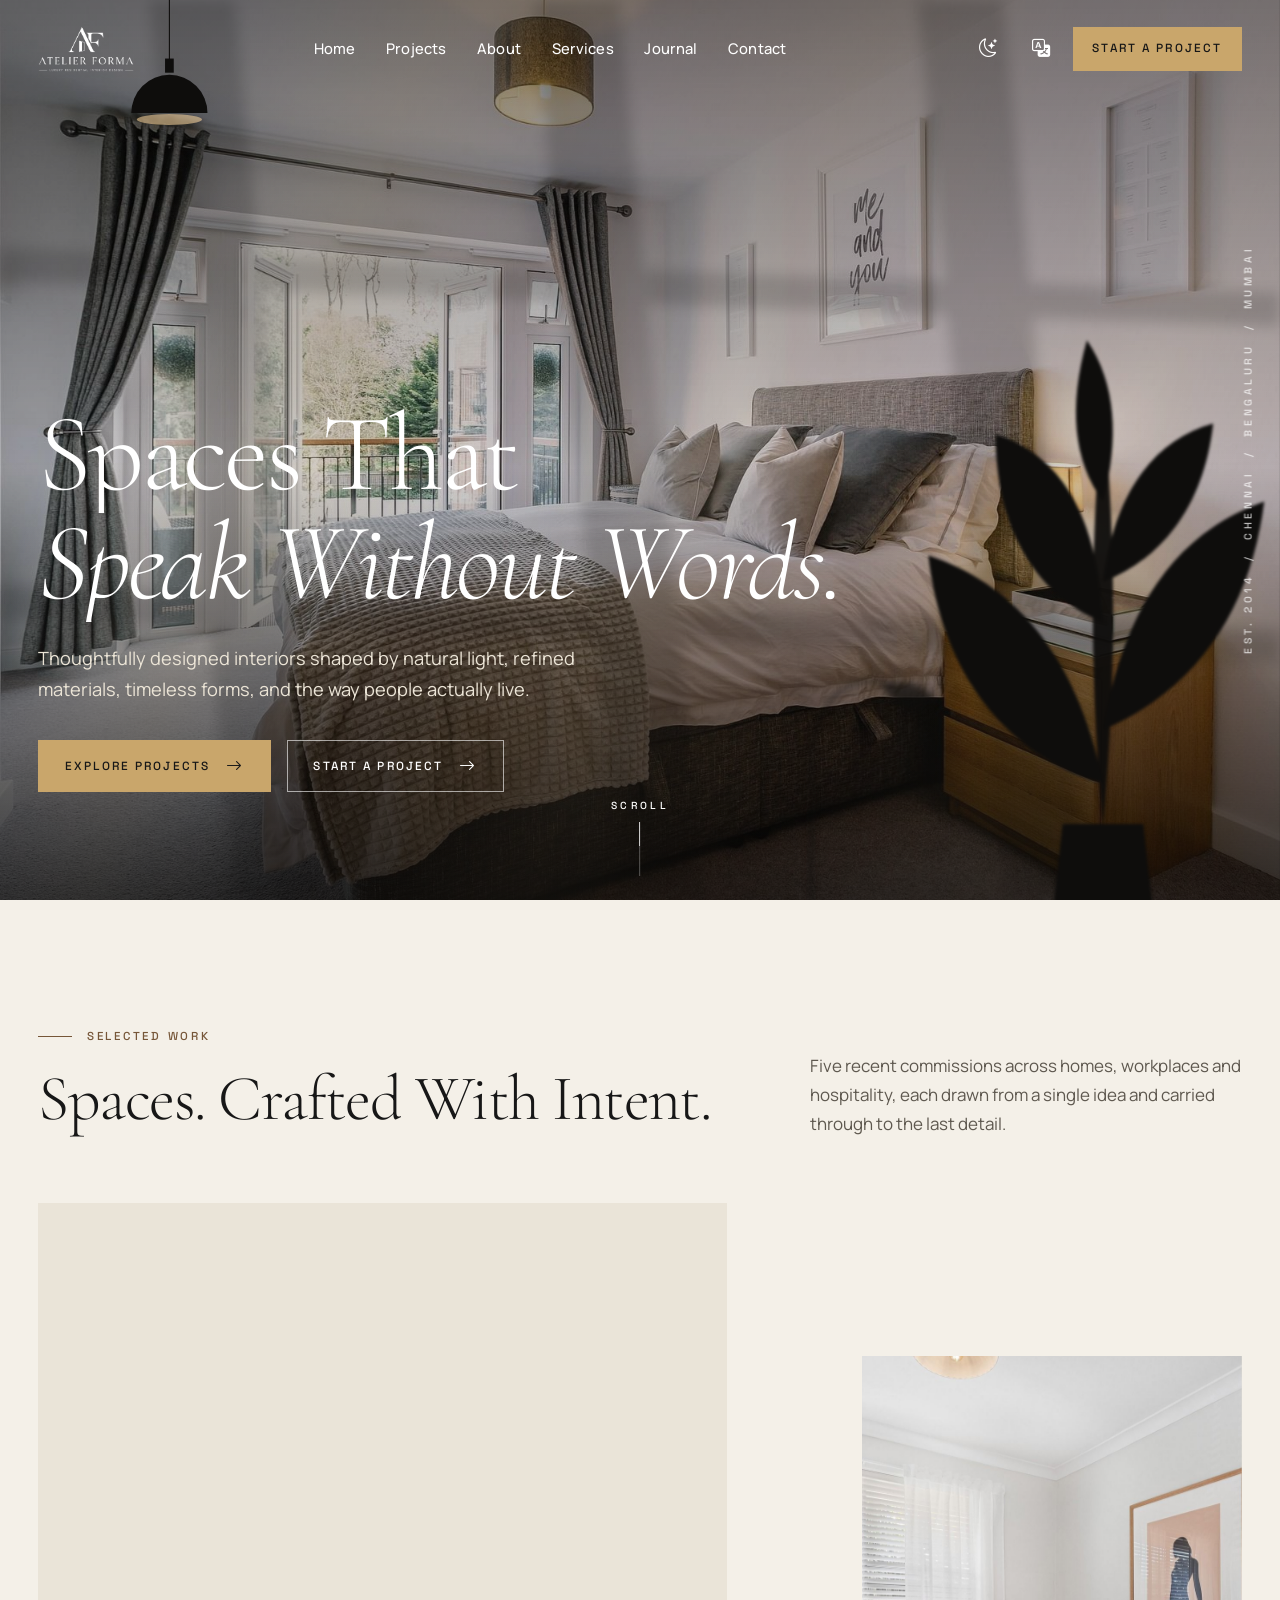
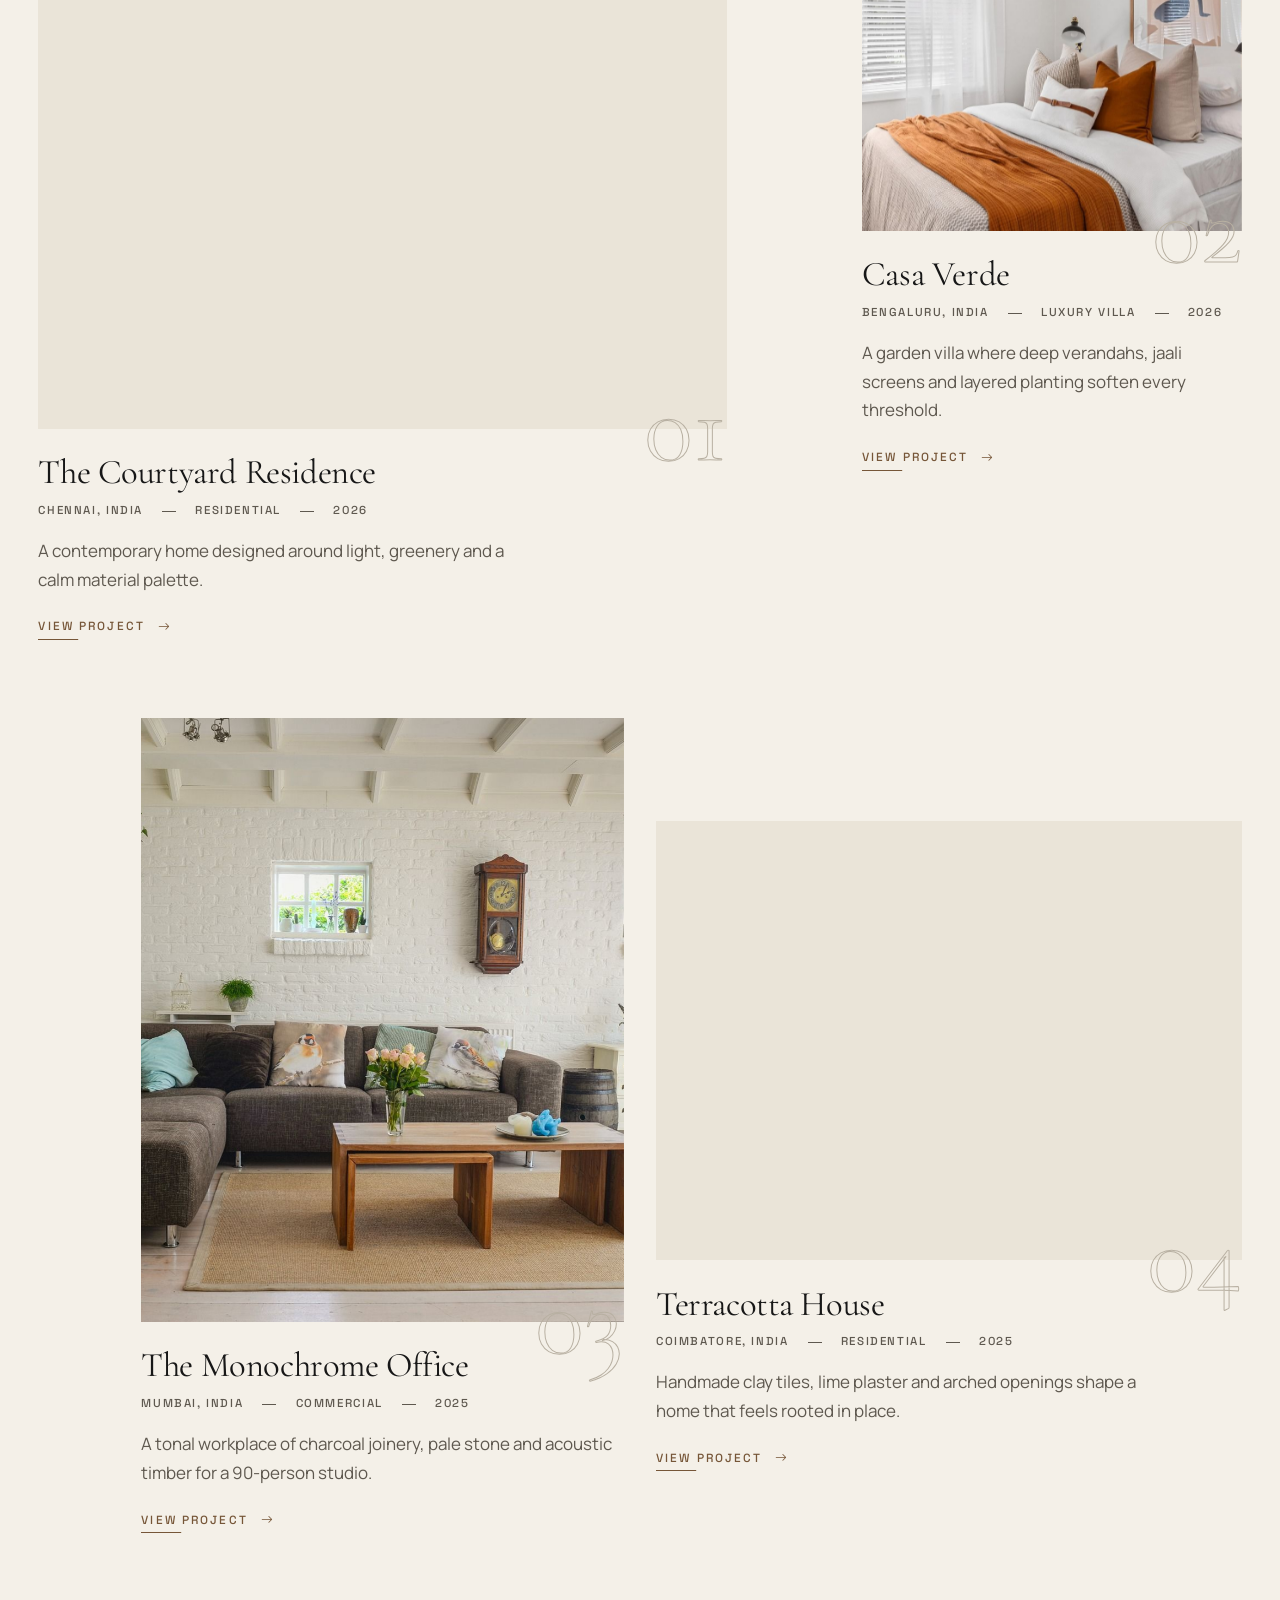
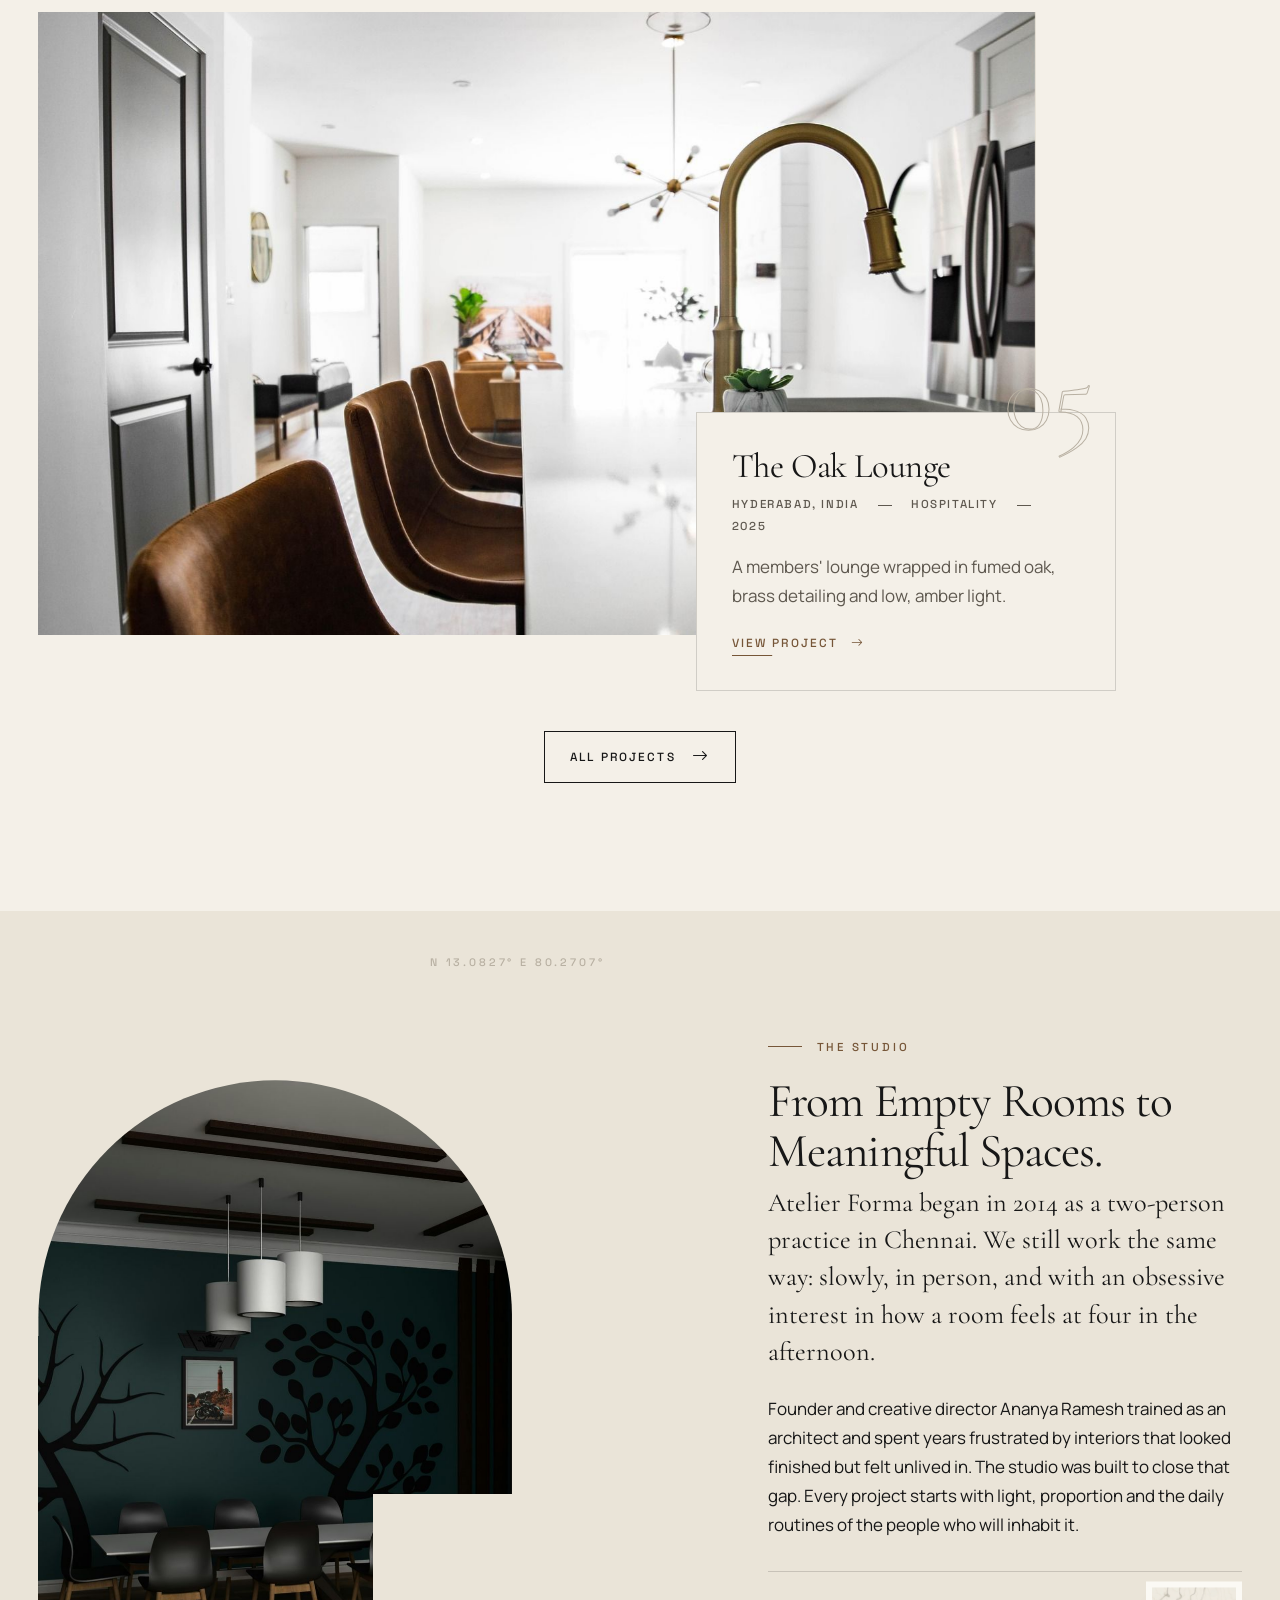
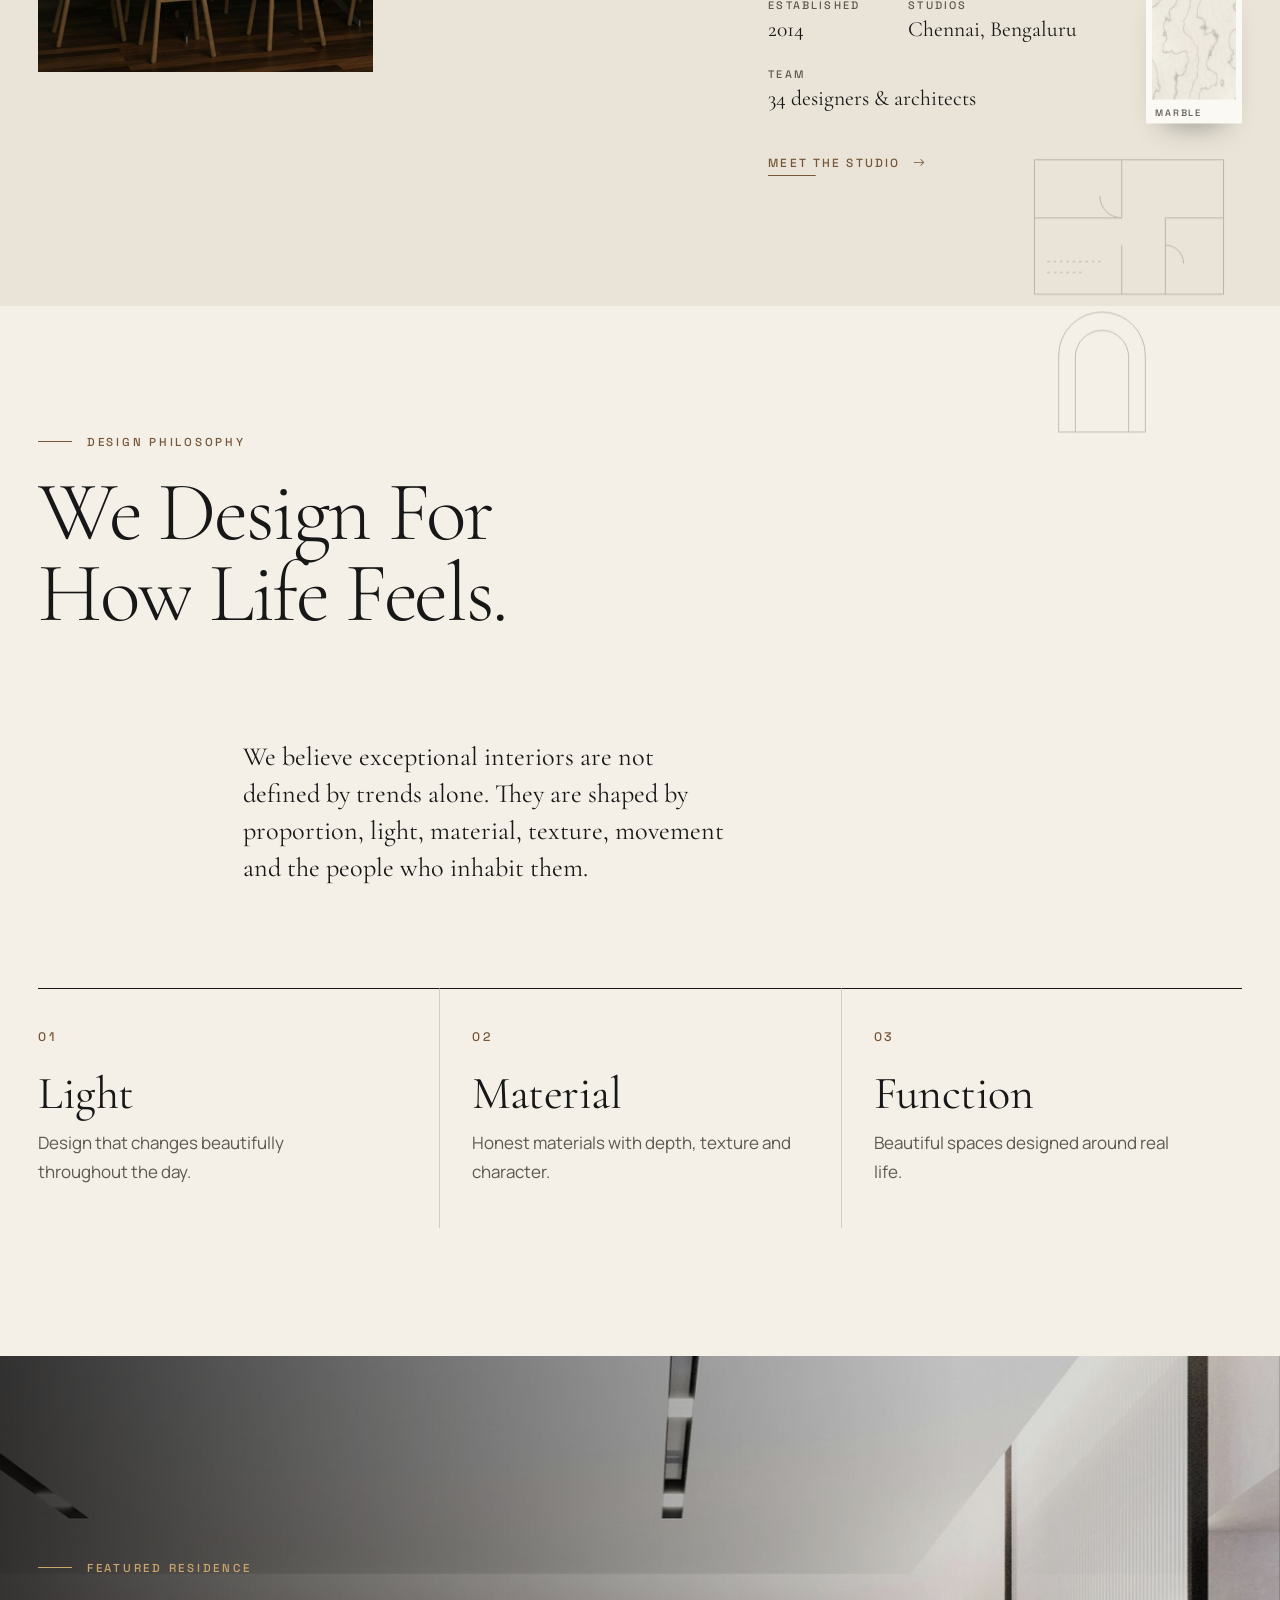
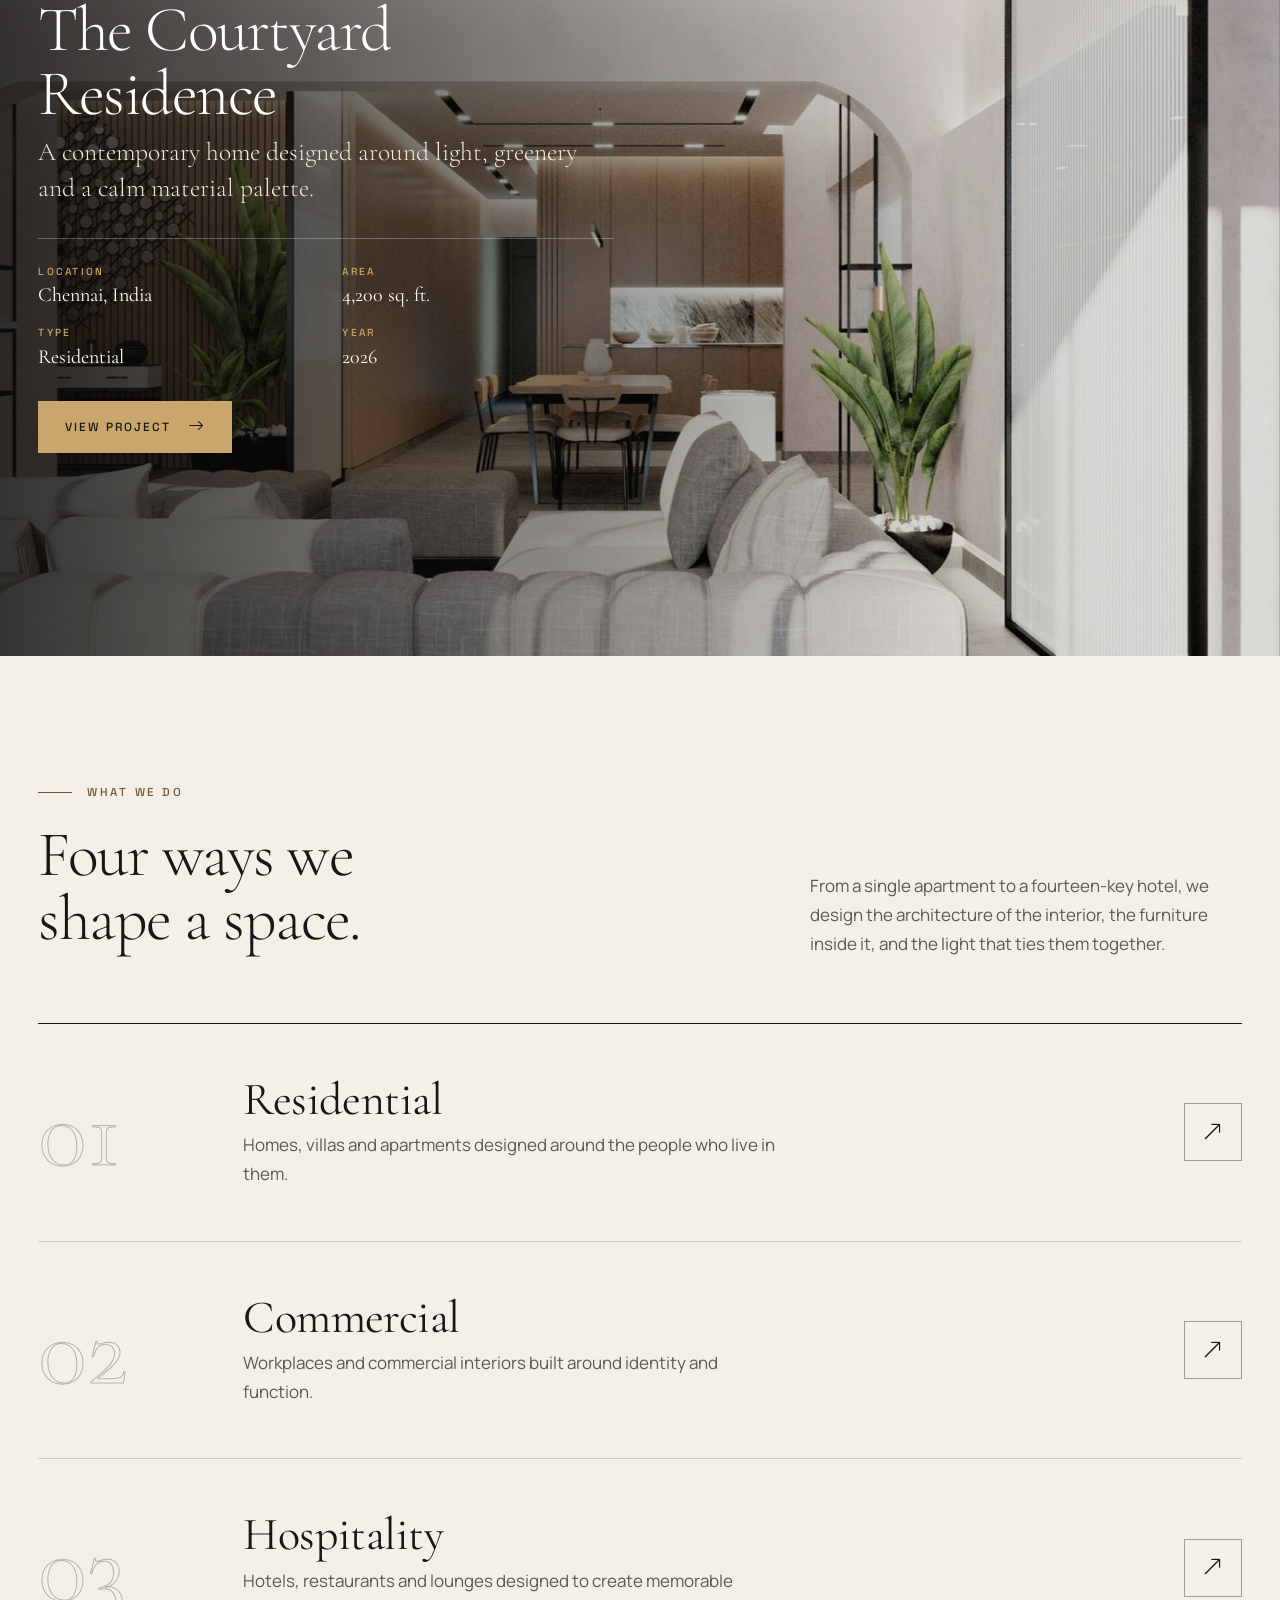
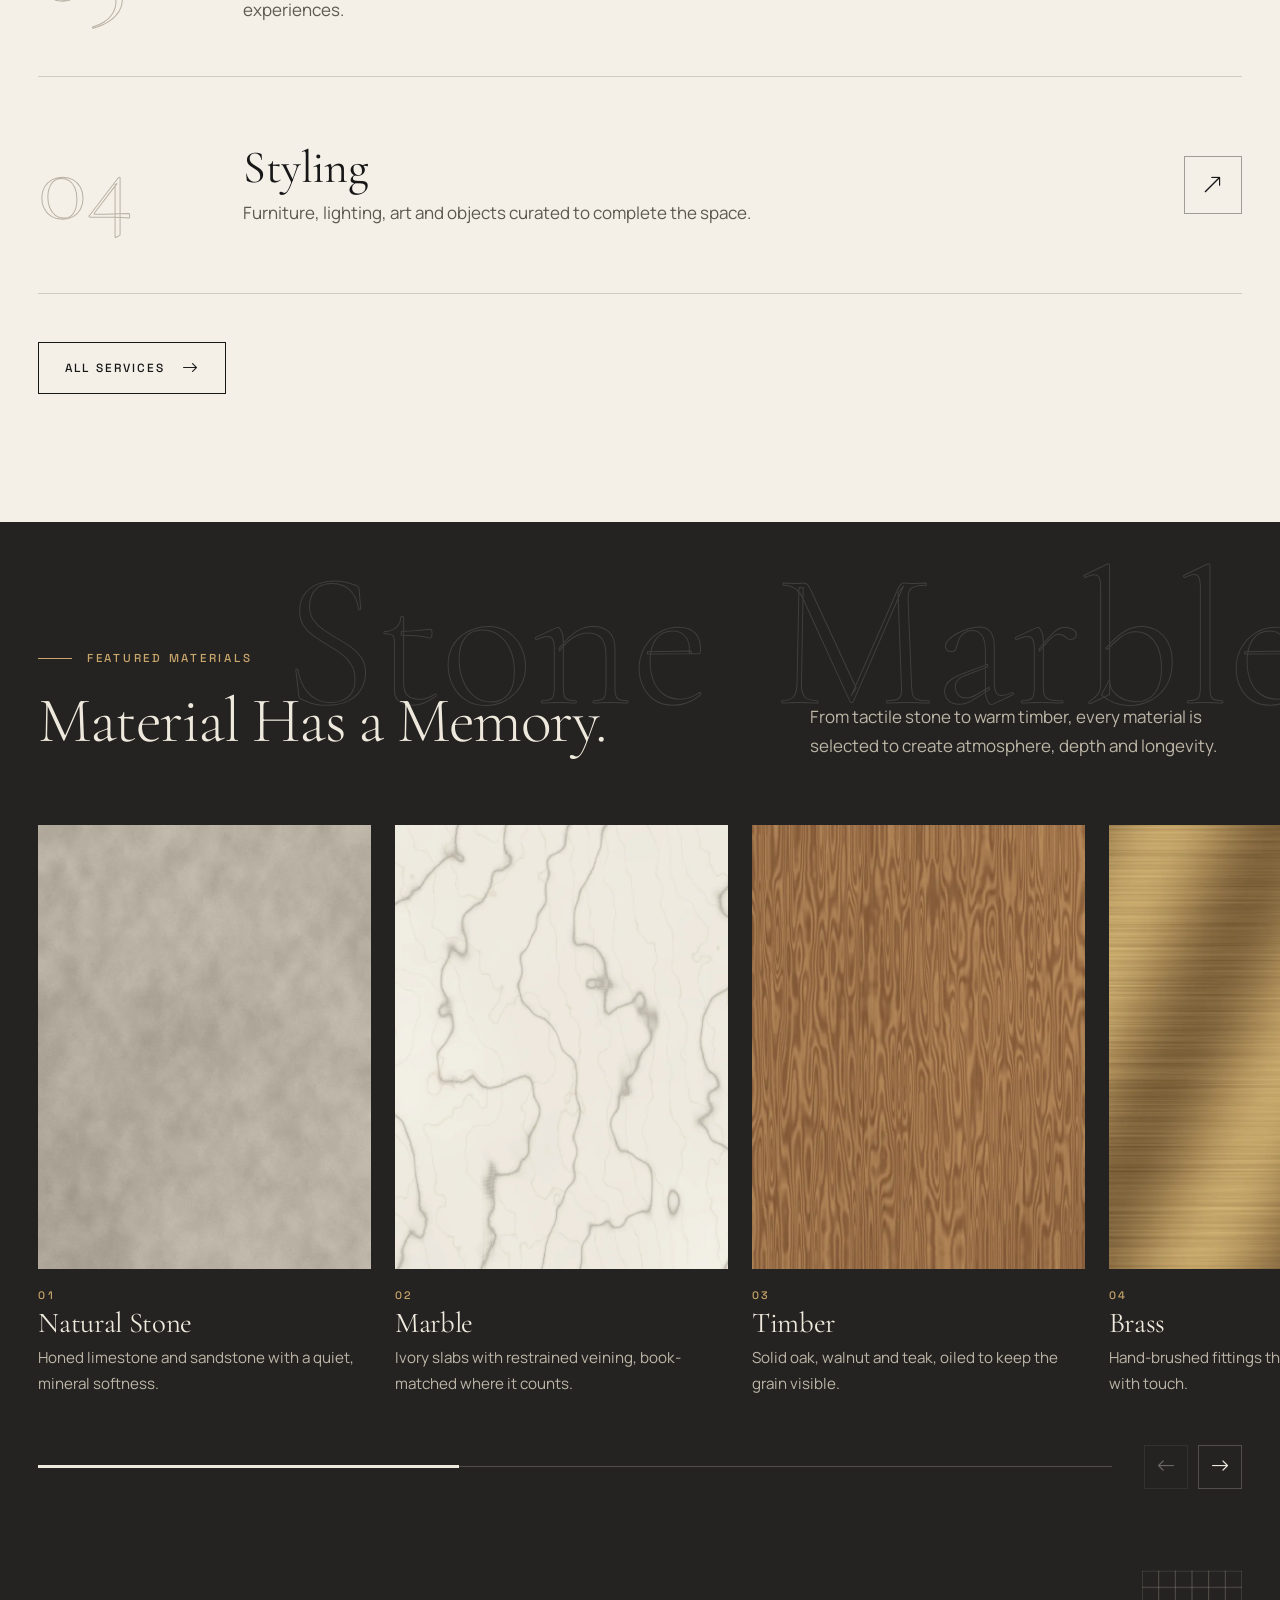
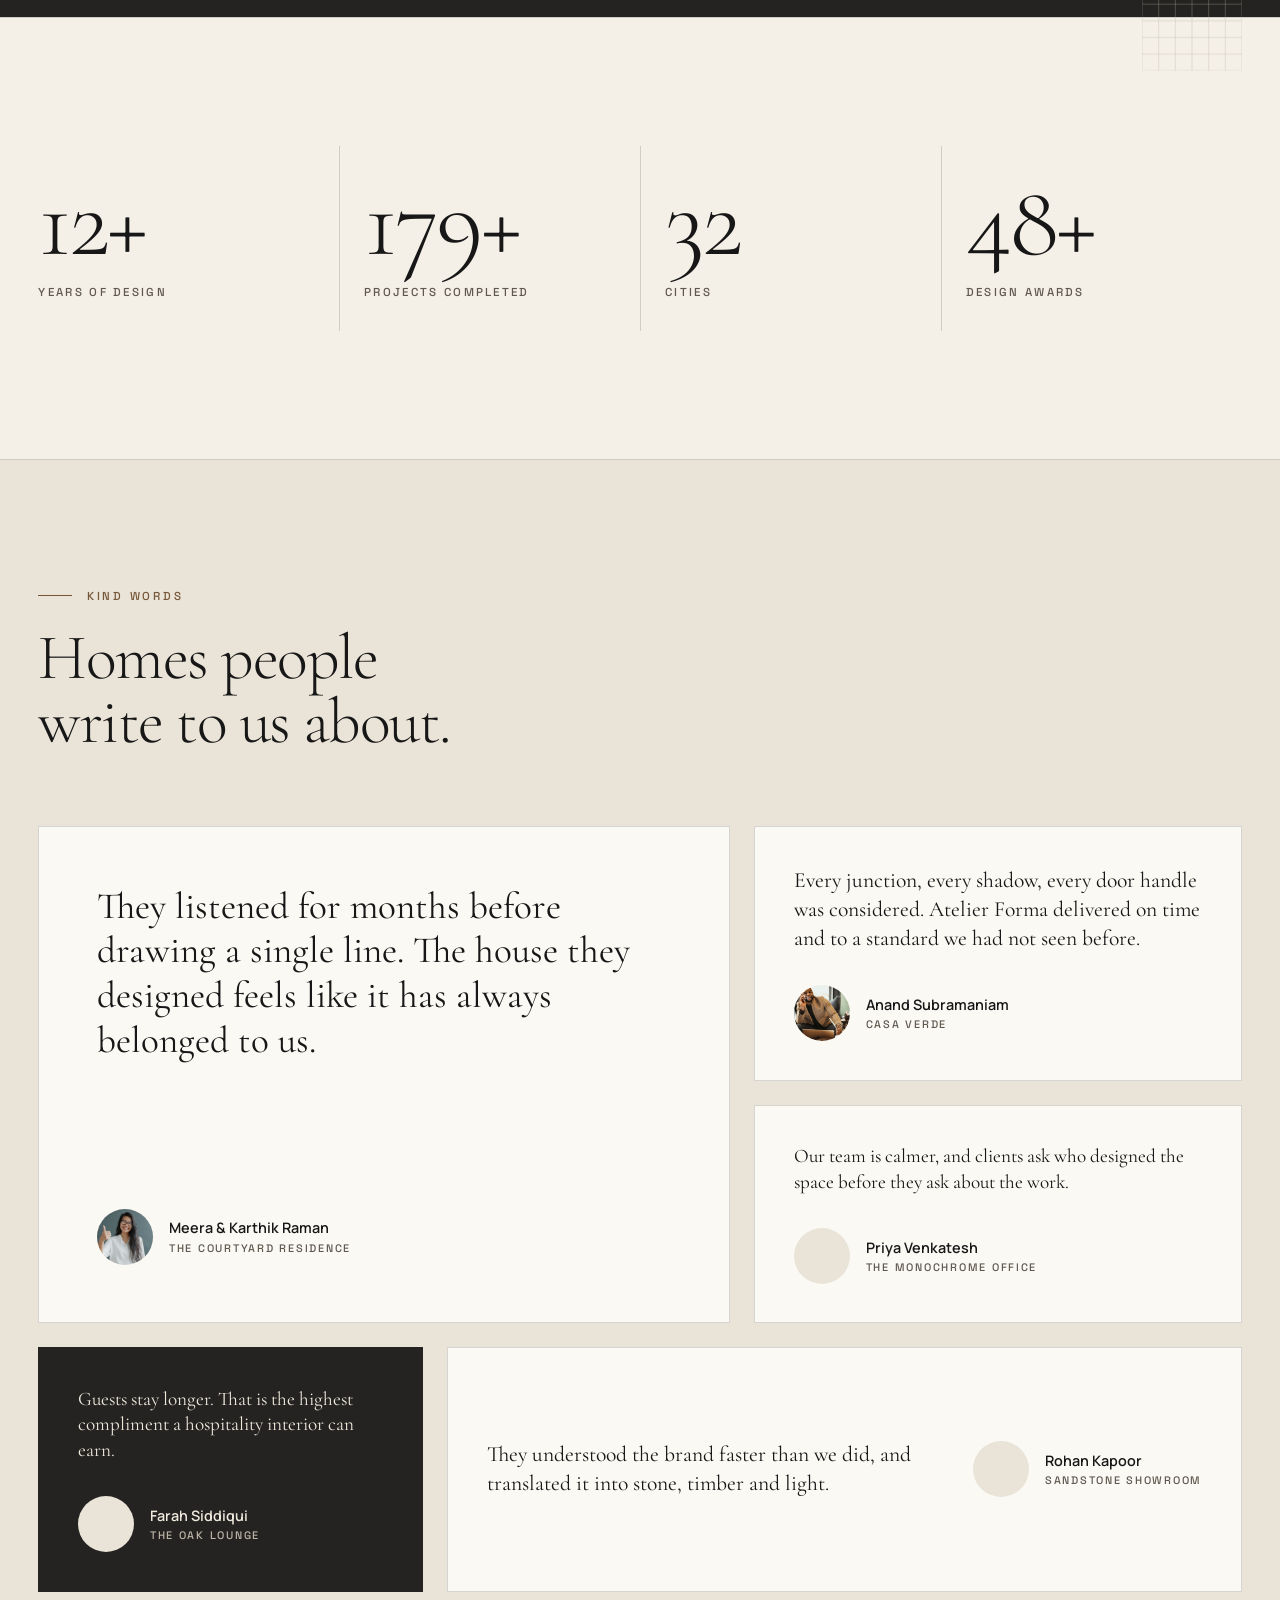
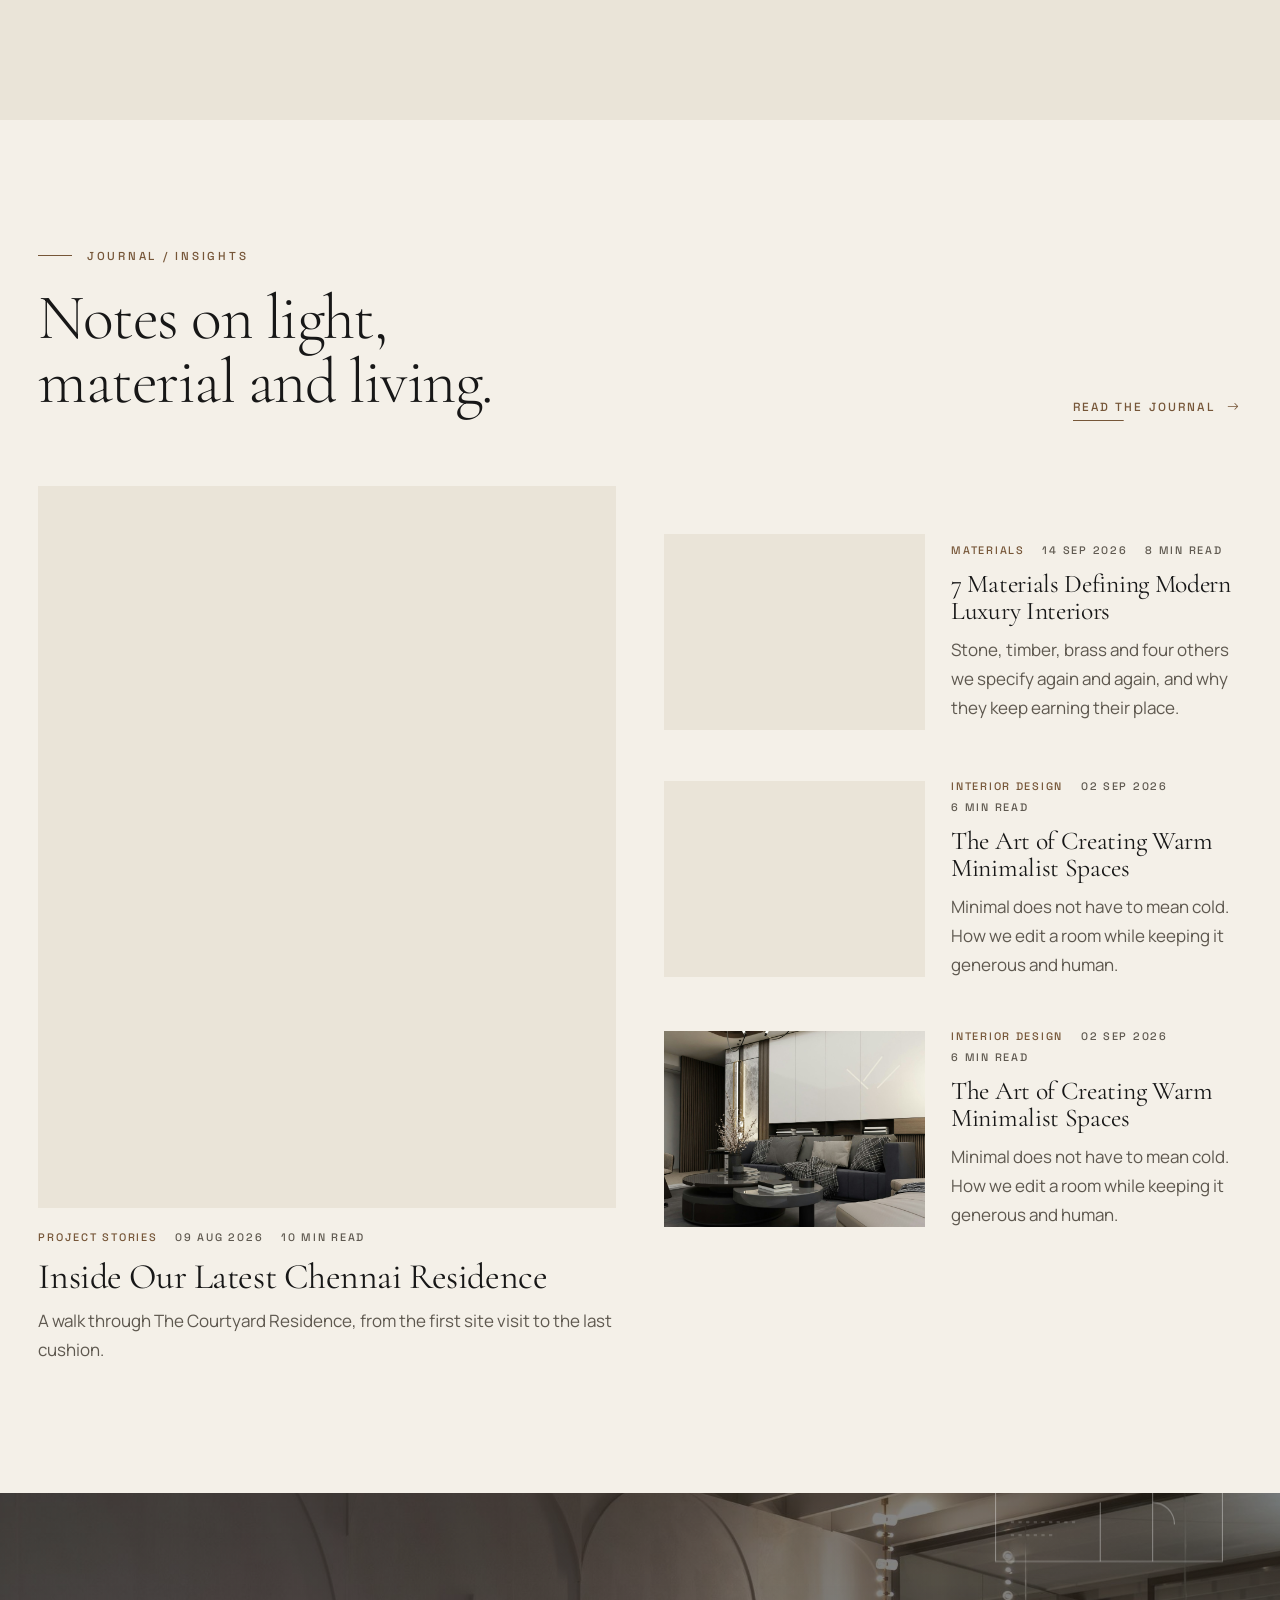
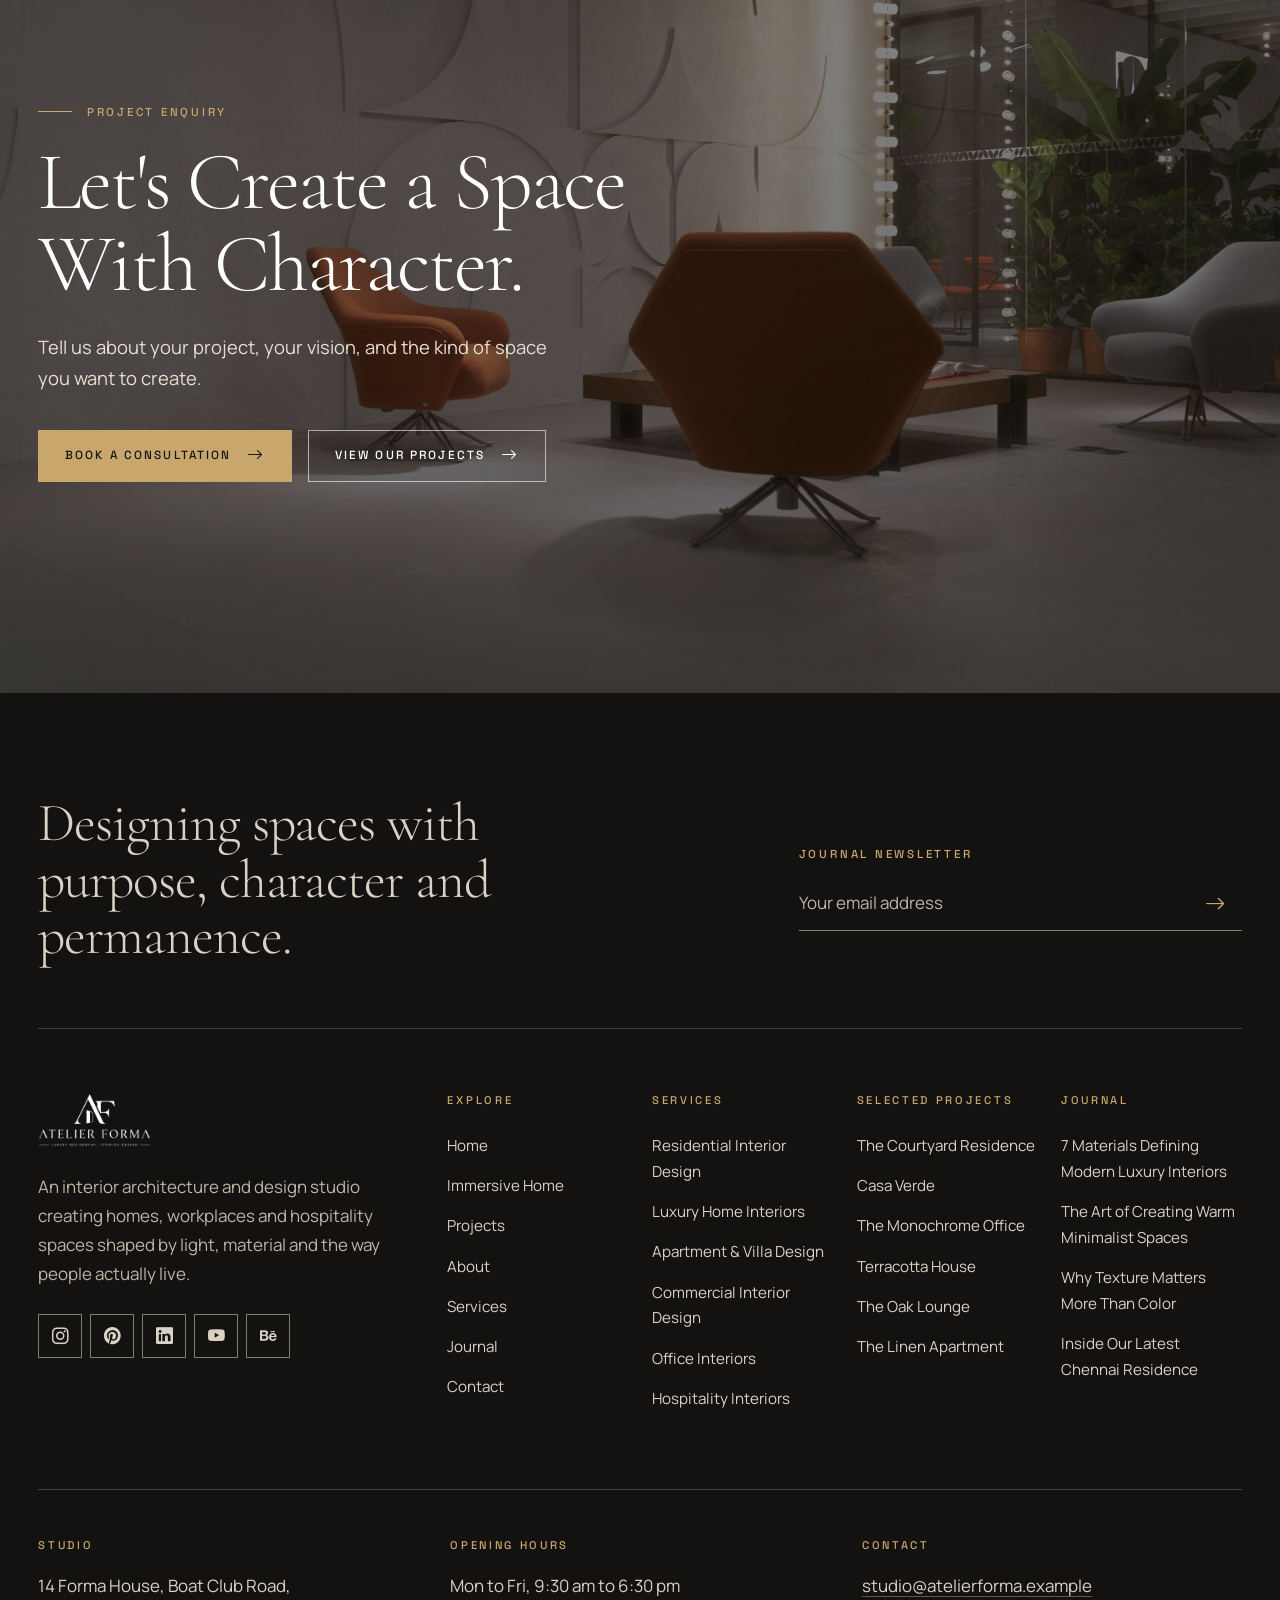
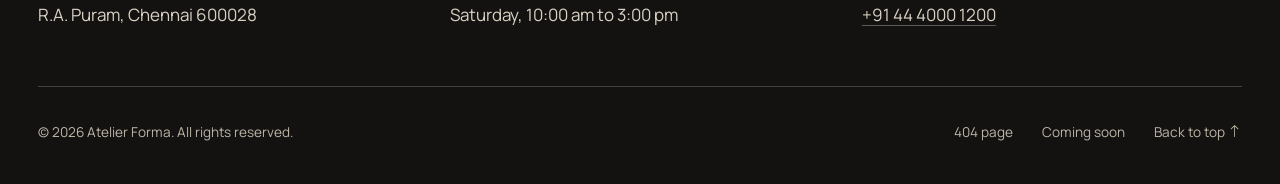
<file: index.html>
<!DOCTYPE html>
<html lang="en" data-theme="light" data-bs-theme="light">
<head>
  <meta charset="utf-8">
  <meta name="viewport" content="width=device-width, initial-scale=1">
  <title>Atelier Forma | Luxury Interior Architecture &amp; Design Studio</title>
  <meta name="description" content="Atelier Forma is an interior architecture and design studio creating luxury homes, workplaces and hospitality spaces shaped by light, material and detail.">
  <meta name="robots" content="index, follow">
  <meta name="theme-color" content="#171717">
  <link rel="canonical" href="https://www.atelierforma.example/index.html">
<link rel="shortcut icon" href="assets/images/icon.png" type="image/x-icon">
  <meta property="og:type" content="website">
  <meta property="og:site_name" content="Atelier Forma">
  <meta property="og:title" content="Atelier Forma | Luxury Interior Architecture &amp; Design Studio">
  <meta property="og:description" content="Atelier Forma is an interior architecture and design studio creating luxury homes, workplaces and hospitality spaces shaped by light, material and detail.">
  <meta property="og:url" content="https://www.atelierforma.example/index.html">
  <meta property="og:image" content="https://www.atelierforma.example/assets/images/og-cover.jpg">
  <meta name="twitter:card" content="summary_large_image">
  <meta name="twitter:title" content="Atelier Forma | Luxury Interior Architecture &amp; Design Studio">
  <meta name="twitter:description" content="Atelier Forma is an interior architecture and design studio creating luxury homes, workplaces and hospitality spaces shaped by light, material and detail.">
  <meta name="twitter:image" content="https://www.atelierforma.example/assets/images/og-cover.jpg">

  <script>
    /* Apply saved (or system) theme and text direction before first paint. */
    (function () {
      var d = document.documentElement;
      try {
        var t = localStorage.getItem('af-theme');
        if (!t) t = window.matchMedia('(prefers-color-scheme: dark)').matches ? 'dark' : 'light';
        d.setAttribute('data-theme', t); d.setAttribute('data-bs-theme', t);
        if (localStorage.getItem('af-dir') === 'rtl') d.setAttribute('dir', 'rtl');
      } catch (e) {}
      d.classList.add('js');
    })();
  </script>
  <link rel="preconnect" href="https://fonts.googleapis.com">
  <link rel="preconnect" href="https://fonts.gstatic.com" crossorigin>
  <link rel="preconnect" href="https://cdn.jsdelivr.net" crossorigin>
  <link rel="preload" as="image" href="assets/images/bannner1.jpg" fetchpriority="high">
  <link rel="stylesheet" href="https://fonts.googleapis.com/css2?family=Cormorant+Garamond:ital,wght@0,300;0,400;0,500;0,600;1,300;1,400;1,500&family=Manrope:wght@300;400;500;600;700&family=Space+Grotesk:wght@400;500;600&display=swap">
  <link rel="stylesheet" href="https://cdn.jsdelivr.net/npm/bootstrap@5.3.3/dist/css/bootstrap.min.css" id="bs-css" data-ltr="https://cdn.jsdelivr.net/npm/bootstrap@5.3.3/dist/css/bootstrap.min.css" data-rtl="https://cdn.jsdelivr.net/npm/bootstrap@5.3.3/dist/css/bootstrap.rtl.min.css" crossorigin="anonymous">
  <script>if (document.documentElement.getAttribute('dir') === 'rtl') document.getElementById('bs-css').href = 'https://cdn.jsdelivr.net/npm/bootstrap@5.3.3/dist/css/bootstrap.rtl.min.css';</script>
  <link rel="stylesheet" href="https://cdn.jsdelivr.net/npm/bootstrap-icons@1.11.3/font/bootstrap-icons.min.css" crossorigin="anonymous">
  <link rel="stylesheet" href="assets/css/style.css">
  <link rel="stylesheet" href="assets/css/dark-mode.css">
  <link rel="stylesheet" href="assets/css/rtl.css">

  <script type="application/ld+json">
{
  "@context": "https://schema.org",
  "@graph": [
    {
      "@type": "Organization",
      "@id": "https://www.atelierforma.example/#organization",
      "name": "Atelier Forma",
      "url": "https://www.atelierforma.example/",
      "logo": "https://www.atelierforma.example/assets/images/favicon.svg",
      "description": "Interior architecture and design studio creating residential, commercial and hospitality interiors.",
      "sameAs": [
        "https://www.instagram.com/",
        "https://www.pinterest.com/",
        "https://www.linkedin.com/",
        "https://www.youtube.com/",
        "https://www.behance.net/"
      ]
    },
    {
      "@type": [
        "LocalBusiness",
        "ProfessionalService",
        "HomeAndConstructionBusiness"
      ],
      "@id": "https://www.atelierforma.example/#studio",
      "name": "Atelier Forma",
      "description": "Luxury interior architecture and design studio. Residential, commercial, hospitality and bespoke furniture design across India.",
      "url": "https://www.atelierforma.example/",
      "image": "https://www.atelierforma.example/assets/images/og-cover.jpg",
      "telephone": "+91 44 4000 1200",
      "email": "studio@atelierforma.example",
      "priceRange": "₹₹₹",
      "address": {
        "@type": "PostalAddress",
        "streetAddress": "14 Forma House, Boat Club Road, R.A. Puram",
        "addressLocality": "Chennai",
        "addressRegion": "Tamil Nadu",
        "postalCode": "600028",
        "addressCountry": "IN"
      },
      "geo": {
        "@type": "GeoCoordinates",
        "latitude": 13.0244,
        "longitude": 80.254
      },
      "openingHoursSpecification": [
        {
          "@type": "OpeningHoursSpecification",
          "dayOfWeek": [
            "Monday",
            "Tuesday",
            "Wednesday",
            "Thursday",
            "Friday"
          ],
          "opens": "09:30",
          "closes": "18:30"
        },
        {
          "@type": "OpeningHoursSpecification",
          "dayOfWeek": "Saturday",
          "opens": "10:00",
          "closes": "15:00"
        }
      ],
      "areaServed": [
        "Chennai",
        "Bengaluru",
        "Mumbai",
        "Hyderabad",
        "Coimbatore",
        "Kochi",
        "New Delhi",
        "Pondicherry"
      ],
      "sameAs": [
        "https://www.instagram.com/",
        "https://www.pinterest.com/",
        "https://www.linkedin.com/",
        "https://www.youtube.com/",
        "https://www.behance.net/"
      ],
      "parentOrganization": {
        "@id": "https://www.atelierforma.example/#organization"
      }
    },
    {
      "@type": "WebPage",
      "@id": "https://www.atelierforma.example/index.html",
      "url": "https://www.atelierforma.example/index.html",
      "name": "Atelier Forma | Luxury Interior Architecture & Design Studio",
      "isPartOf": {
        "@id": "https://www.atelierforma.example/#organization"
      }
    }
  ]
}
  </script>
</head>
<body class="page-home">
  <a class="skip-link" href="#main">Skip to main content</a>

  <header class="site-header" id="siteHeader">
    <div class="container-wide header-inner">
      <a class="brand" href="index.html" aria-label="Atelier Forma, Interior Architecture. Home">
        <img class="brand__mark" src="assets/images/logo.png" alt="Atelier Forma – Interior Architecture" width="160" height="77">
      </a>
      <nav class="nav-main d-none d-lg-block" aria-label="Primary">
        <ul class="nav-list">
          <li class="nav-item dropdown"><a class="nav-link dropdown-toggle active" href="index.html" role="button" data-bs-toggle="dropdown" aria-expanded="false" aria-current="page">Home</a><ul class="dropdown-menu"><li><a class="dropdown-item" href="index.html">Modern Studio Landing</a></li><li><a class="dropdown-item" href="home-2.html">Immersive Experience</a></li></ul></li>
          <li class="nav-item"><a class="nav-link" href="projects.html">Projects</a></li>
          <li class="nav-item"><a class="nav-link" href="about.html">About</a></li>
          <li class="nav-item"><a class="nav-link" href="services.html">Services</a></li>
          <li class="nav-item"><a class="nav-link" href="journal.html">Journal</a></li>
          <li class="nav-item"><a class="nav-link" href="contact.html">Contact</a></li>
        </ul>
      </nav>
      <div class="header-actions">
        <button class="icon-btn" type="button" data-theme-toggle aria-label="Switch to dark mode" aria-pressed="false"><i class="bi bi-moon-stars" aria-hidden="true"></i></button>
        <button class="icon-btn" type="button" data-rtl-toggle aria-label="Switch to right-to-left layout" aria-pressed="false"><i class="bi bi-translate" aria-hidden="true"></i></button>
        <a class="btn-forma btn-forma--solid btn-forma--sm d-none d-xl-inline-flex" href="contact.html#enquiry"><span>Start a Project</span></a>
        <button class="icon-btn d-lg-none" type="button" data-bs-toggle="offcanvas" data-bs-target="#mobileNav" aria-controls="mobileNav" aria-label="Open menu"><i class="bi bi-list" aria-hidden="true"></i></button>
      </div>
    </div>
  </header>

  <div class="offcanvas offcanvas-end mobile-nav" tabindex="-1" id="mobileNav" aria-labelledby="mobileNavLabel">
    <div class="offcanvas-header">
      <img class="brand__mark brand__mark--mobile" id="mobileNavLabel" src="assets/images/logo.png" alt="Atelier Forma">
      <button type="button" class="icon-btn" data-bs-dismiss="offcanvas" aria-label="Close menu"><i class="bi bi-x-lg" aria-hidden="true"></i></button>
    </div>
    <div class="offcanvas-body">
      <nav aria-label="Mobile">
        <ul class="mobile-links">
          <li><a href="index.html">Home</a><ul class="mobile-sub"><li><a href="index.html">Modern Landing</a></li><li><a href="home-2.html">Immersive Experience</a></li></ul></li>
          <li><a href="projects.html">Projects</a></li>
          <li><a href="about.html">About</a></li>
          <li><a href="services.html">Services</a></li>
          <li><a href="journal.html">Journal</a></li>
          <li><a href="contact.html">Contact</a></li>
        </ul>
      </nav>
      <div class="mobile-foot">
        <a class="btn-forma btn-forma--solid " href="contact.html#enquiry"><span>Start a Project</span><span class="btn-forma__icon"><i class="bi bi-arrow-right" aria-hidden="true"></i></span></a>
        <p class="mt-4 mb-1">14 Forma House, Boat Club Road, R.A. Puram, Chennai 600028, Tamil Nadu, India</p>
        <p class="mb-0"><a href="mailto:studio@atelierforma.example">studio@atelierforma.example</a><br><a href="tel:+914440001200">+91 44 4000 1200</a></p>
      </div>
    </div>
  </div>

  <main id="main">
    <!-- 1. HERO -->
    <section class="hero hero--1 on-dark" data-hero aria-labelledby="hero-title">
      <div class="hero__bg" data-depth="0.3"><img src="assets/images/service2.jpg" srcset="" sizes="100vw" width="2400" height="1500" alt="Warm minimalist living room with a linen sofa, timber floor and tall windows" fetchpriority="high" decoding="async"></div>
      
      <div class="hero__light" data-depth="0.18" aria-hidden="true"></div>
      <svg class="hero__frame" data-depth="0.08" viewBox="0 0 600 800" preserveAspectRatio="none" aria-hidden="true" focusable="false">
        <g fill="#000"><polygon points="70,0 110,0 150,800 110,800"/><polygon points="250,0 290,0 330,800 290,800"/><polygon points="430,0 470,0 510,800 470,800"/>
        <polygon points="0,220 600,260 600,290 0,250"/><polygon points="0,520 600,560 600,590 0,550"/></g>
      </svg>
      <div class="hero__shade" aria-hidden="true"></div>
      <div class="hero__fg hero__fg--pendant" data-depth="-0.06" aria-hidden="true"><svg viewBox="0 0 200 420" aria-hidden="true" focusable="false"><g fill="currentColor"><rect x="99" y="0" width="2" height="250"/><path d="M30 340a70 70 0 0 1 140 0z"/><rect x="92" y="240" width="16" height="26"/></g><ellipse cx="100" cy="352" rx="60" ry="10" fill="#ffd9a0" opacity=".55"/></svg></div>
      <div class="hero__fg hero__fg--plant" data-depth="-0.10" aria-hidden="true"><svg viewBox="0 0 320 520" aria-hidden="true" focusable="false"><g fill="currentColor"><path d="M120 500h80l-10-90h-60z"/><path d="M160 410C150 300 150 210 160 90c10 120 10 210 0 320z" opacity=".95"/><path d="M160 380C90 360 40 300 30 210c60 20 110 70 130 170z"/><path d="M160 340c70-30 110-90 120-170-62 22-104 74-120 170z"/><path d="M160 260C110 240 80 190 80 120c50 16 76 62 80 140z"/><path d="M160 230c50-20 76-64 82-118-44 12-74 52-82 118z"/><path d="M160 170C138 140 134 100 148 50c22 32 24 74 12 120z"/></g></svg></div>
      <div class="hero__fg hero__fg--lamp" data-depth="-0.04" aria-hidden="true"><svg viewBox="0 0 320 560" aria-hidden="true" focusable="false"><g fill="none" stroke="currentColor" stroke-width="5" stroke-linecap="round"><path d="M70 540h90M115 540V220C115 90 200 50 270 90"/></g><path d="M232 84a60 44 0 0 1 90 24l-46 28z" fill="currentColor"/></svg></div>
      <div class="container-wide hero__body" data-depth="0.1" data-hero-content>
        <h1 class="t-mega hero__title" id="hero-title"><span class="line"><span>Spaces That</span></span><span class="line"><span><em>Speak Without Words.</em></span></span></h1>
        <p class="hero__lead">Thoughtfully designed interiors shaped by natural light, refined materials, timeless forms, and the way people actually live.</p>
        <div class="hero__actions"><a class="btn-forma btn-forma--solid " href="projects.html"><span>Explore Projects</span><span class="btn-forma__icon"><i class="bi bi-arrow-right" aria-hidden="true"></i></span></a><a class="btn-forma btn-forma--ghost " href="contact.html#enquiry"><span>Start a Project</span><span class="btn-forma__icon"><i class="bi bi-arrow-right" aria-hidden="true"></i></span></a></div>
      </div>
      <p class="hero__vertical" aria-hidden="true">Est. 2014 &nbsp;/&nbsp; Chennai &nbsp;/&nbsp; Bengaluru &nbsp;/&nbsp; Mumbai</p>
      <a class="scroll-indicator" href="#featured" data-scroll-indicator aria-label="Scroll to featured projects"><span>Scroll</span><i class="scroll-indicator__line"></i></a>
    </section>

    <!-- 2. FEATURED PROJECTS -->
    <section class="section featured" id="featured" aria-labelledby="featured-title">
      <svg class="float-el float-el--tr d-none d-lg-block" data-speed="-0.08"  viewBox="0 0 180 180" fill="none" stroke="currentColor" stroke-width=".6" aria-hidden="true" focusable="false"><path d="M0 0V180"/><path d="M0 0H180"/><path d="M30 0V180"/><path d="M0 30H180"/><path d="M60 0V180"/><path d="M0 60H180"/><path d="M90 0V180"/><path d="M0 90H180"/><path d="M120 0V180"/><path d="M0 120H180"/><path d="M150 0V180"/><path d="M0 150H180"/><path d="M180 0V180"/><path d="M0 180H180"/></svg>
      <div class="container-wide">
        <div class="section-head">
          <div><p class="eyebrow ">Selected work</p><h2 class="t-xl" id="featured-title" data-reveal="text">Spaces. Crafted With Intent.</h2></div>
          <p class="section-head__aside" data-reveal="fade-up">Five recent commissions across homes, workplaces and hospitality, each drawn from a single idea and carried through to the last detail.</p>
        </div>
        <div class="fp-grid">
          <article class="fp fp--1">
          <a class="fp__media" href="project-details.html" tabindex="-1" aria-hidden="true"><div class="frame reveal-media " style="--ar:5/6" data-reveal="clip-up"><div class="px" data-parallax-img data-speed="0.06"><img src="assets/images/design1.jpg" srcset="" sizes="(min-width:992px) 55vw, 100vw" width="1400" height="1600" alt="" loading="lazy" decoding="async"></div></div></a>
          <div class="fp__info">
            <span class="fp__num" aria-hidden="true">01</span>
            <h3>The Courtyard Residence</h3>
            <ul class="meta-inline"><li>Chennai, India</li><li>Residential</li><li>2026</li></ul>
            <p>A contemporary home designed around light, greenery and a calm material palette.</p>
            <a class="link-arrow " href="project-details.html"><span>View project</span><i class="bi bi-arrow-right" aria-hidden="true"></i></a>
          </div>
        </article>
          <article class="fp fp--2">
          <a class="fp__media" href="project-details.html" tabindex="-1" aria-hidden="true"><div class="frame reveal-media " style="--ar:4/5" data-reveal="clip-up"><div class="px" data-parallax-img data-speed="0.06"><img src="assets/images/design2.jpg" srcset="" sizes="(min-width:992px) 32vw, 100vw" width="1400" height="1600" alt="" loading="lazy" decoding="async"></div></div></a>
          <div class="fp__info">
            <span class="fp__num" aria-hidden="true">02</span>
            <h3>Casa Verde</h3>
            <ul class="meta-inline"><li>Bengaluru, India</li><li>Luxury Villa</li><li>2026</li></ul>
            <p>A garden villa where deep verandahs, jaali screens and layered planting soften every threshold.</p>
            <a class="link-arrow " href="project-details.html"><span>View project</span><i class="bi bi-arrow-right" aria-hidden="true"></i></a>
          </div>
        </article>
          <article class="fp fp--3">
          <a class="fp__media" href="project-details.html" tabindex="-1" aria-hidden="true"><div class="frame reveal-media " style="--ar:4/5" data-reveal="clip-up"><div class="px" data-parallax-img data-speed="0.06"><img src="assets/images/design3.jpg" srcset="" sizes="(min-width:992px) 36vw, 100vw" width="1400" height="1600" alt="" loading="lazy" decoding="async"></div></div></a>
          <div class="fp__info">
            <span class="fp__num" aria-hidden="true">03</span>
            <h3>The Monochrome Office</h3>
            <ul class="meta-inline"><li>Mumbai, India</li><li>Commercial</li><li>2025</li></ul>
            <p>A tonal workplace of charcoal joinery, pale stone and acoustic timber for a 90-person studio.</p>
            <a class="link-arrow " href="project-details.html"><span>View project</span><i class="bi bi-arrow-right" aria-hidden="true"></i></a>
          </div>
        </article>
          <article class="fp fp--4">
          <a class="fp__media" href="project-details.html" tabindex="-1" aria-hidden="true"><div class="frame reveal-media " style="--ar:4/3" data-reveal="clip-up"><div class="px" data-parallax-img data-speed="0.06"><img src="assets/images/design4.jpg" srcset="" sizes="(min-width:992px) 50vw, 100vw" width="1400" height="1600" alt="" loading="lazy" decoding="async"></div></div></a>
          <div class="fp__info">
            <span class="fp__num" aria-hidden="true">04</span>
            <h3>Terracotta House</h3>
            <ul class="meta-inline"><li>Coimbatore, India</li><li>Residential</li><li>2025</li></ul>
            <p>Handmade clay tiles, lime plaster and arched openings shape a home that feels rooted in place.</p>
            <a class="link-arrow " href="project-details.html"><span>View project</span><i class="bi bi-arrow-right" aria-hidden="true"></i></a>
          </div>
        </article>
          <article class="fp fp--5">
          <a class="fp__media" href="project-details.html" tabindex="-1" aria-hidden="true"><div class="frame reveal-media " style="--ar:16/10" data-reveal="clip-up"><div class="px" data-parallax-img data-speed="0.06"><img src="assets/images/design5.jpg" srcset=" " sizes="(min-width:992px) 66vw, 100vw" width="1400" height="1600" alt="" loading="lazy" decoding="async"></div></div></a>
          <div class="fp__info">
            <span class="fp__num" aria-hidden="true">05</span>
            <h3>The Oak Lounge</h3>
            <ul class="meta-inline"><li>Hyderabad, India</li><li>Hospitality</li><li>2025</li></ul>
            <p>A members&#x27; lounge wrapped in fumed oak, brass detailing and low, amber light.</p>
            <a class="link-arrow " href="project-details.html"><span>View project</span><i class="bi bi-arrow-right" aria-hidden="true"></i></a>
          </div>
        </article>
        </div>
        <div class="text-center mt-5"><a class="btn-forma btn-forma--outline " href="projects.html"><span>All Projects</span><span class="btn-forma__icon"><i class="bi bi-arrow-right" aria-hidden="true"></i></span></a></div>
      </div>
    </section>

    <!-- 3. STUDIO INTRODUCTION -->
    <section class="section intro on-paper" aria-labelledby="intro-title">
      <div class="float-el swatch d-none d-lg-block" data-speed="0.14" style="bottom:6%;inset-inline-end:3%;width:96px" aria-hidden="true"><img src="assets/images/materials/marble.webp" alt="" width="120" height="160" loading="lazy" decoding="async"><span>Marble</span></div>
      <div class="container-wide">
        <div class="row gx-lg-5 gy-5 align-items-center">
          <div class="col-lg-6">
            <div class="intro__images">
              <div class="frame reveal-media intro__main" style="--ar:4/5" data-reveal="expand"><div class="px" data-parallax-img data-speed="0.08"><img src="assets/images/studio1.jpg" srcset="" sizes="(min-width:992px) 42vw, 100vw" width="1200" height="1500" alt="Living room with a linen sofa and a sculptural timber coffee table" loading="lazy" decoding="async"></div></div>
              <div class="frame reveal-media intro__small" style="--ar:1/1" data-reveal="wipe-x"><div class="px" data-parallax-img data-speed="0.14"><img src="assets/images/studio2.jpg" srcset="" sizes="(min-width:992px) 22vw, 50vw" width="800" height="800" alt="Bedroom and reading corner with warm textiles" loading="lazy" decoding="async"></div></div>
              <span class="float-el float-label intro__coord d-none d-md-block" data-speed="0.2"  aria-hidden="true">N 13.0827&deg; E 80.2707&deg;</span>
            </div>
          </div>
          <div class="col-lg-5 offset-lg-1">
            <p class="eyebrow ">The studio</p>
            <h2 class="t-lg" id="intro-title" data-reveal="text">From Empty Rooms to Meaningful Spaces.</h2>
            <p class="lead-serif" data-reveal="fade-up">Atelier Forma began in 2014 as a two-person practice in Chennai. We still work the same way: slowly, in person, and with an obsessive interest in how a room feels at four in the afternoon.</p>
            <p data-reveal="fade-up">Founder and creative director Ananya Ramesh trained as an architect and spent years frustrated by interiors that looked finished but felt unlived in. The studio was built to close that gap. Every project starts with light, proportion and the daily routines of the people who will inhabit it.</p>
            <dl class="facts" data-reveal="fade-up">
              <div><dt>Established</dt><dd>2014</dd></div>
              <div><dt>Studios</dt><dd>Chennai, Bengaluru</dd></div>
              <div><dt>Team</dt><dd>34 designers &amp; architects</dd></div>
            </dl>
            <a class="link-arrow " href="about.html"><span>Meet the studio</span><i class="bi bi-arrow-right" aria-hidden="true"></i></a>
          </div>
        </div>
      </div>
    </section>

    <!-- 4. DESIGN PHILOSOPHY -->
    <section class="section philosophy" aria-labelledby="phil-title">
      <svg class="float-el d-none d-lg-block" data-speed="0.15" style="top:7%;inset-inline-end:4%;width:200px" viewBox="0 0 220 160" fill="none" stroke="currentColor" stroke-width="1" aria-hidden="true" focusable="false"><path d="M6 6h208v148H6z"/><path d="M6 70h96M102 6v64M102 100v54M150 70h64M150 70v84"/><path d="M102 70a24 24 0 0 1-24-24" /><path d="M150 100a20 20 0 0 1 20 20" /><path d="M20 118h60M20 130h40" stroke-dasharray="3 4"/></svg>
      <svg class="float-el d-none d-lg-block" data-speed="0.25" style="top:30%;inset-inline-end:10%;width:100px" viewBox="0 0 120 160" fill="none" stroke="currentColor" stroke-width="1" aria-hidden="true" focusable="false"><path d="M8 152V60a52 52 0 0 1 104 0v92z"/><path d="M28 152V62a32 32 0 0 1 64 0v90" /></svg>
      <div class="container-wide">
        <div class="row">
          <div class="col-lg-9">
            <p class="eyebrow ">Design philosophy</p>
            <h2 class="t-xxl" id="phil-title" data-reveal="text">We Design For<br>How Life Feels.</h2>
          </div>
        </div>
        <div class="row mt-5 gy-5">
          <div class="col-lg-5 offset-lg-2"><p class="lead-serif" data-reveal="fade-up">We believe exceptional interiors are not defined by trends alone. They are shaped by proportion, light, material, texture, movement and the people who inhabit them.</p></div>
        </div>
        <ol class="pillars">
          <li class="pillar" data-reveal="fade-up"><span class="pillar__n">01</span><h3>Light</h3><p>Design that changes beautifully throughout the day.</p></li>
          <li class="pillar" data-reveal="fade-up" style="--d:.1s"><span class="pillar__n">02</span><h3>Material</h3><p>Honest materials with depth, texture and character.</p></li>
          <li class="pillar" data-reveal="fade-up" style="--d:.2s"><span class="pillar__n">03</span><h3>Function</h3><p>Beautiful spaces designed around real life.</p></li>
        </ol>
      </div>
    </section>

    <!-- 5. FEATURED PROJECT PARALLAX -->
    <section class="feature-band parallax-band on-dark" data-parallax-bg aria-labelledby="fb-title">
      <div class="parallax-band__media" aria-hidden="true"><img src="assets/images/courtyard Residence.jpg" srcset="" sizes="100vw" width="2400" height="1400" alt="" loading="lazy" decoding="async"></div>
      <div class="parallax-band__veil parallax-band__veil--left"></div>
      <div class="container-wide feature-band__inner">
        <div class="feature-band__panel">
          <p class="eyebrow ">Featured residence</p>
          <h2 class="t-xl" id="fb-title" data-reveal="text">The Courtyard Residence</h2>
          <p class="feature-band__lead" data-reveal="fade-up">A contemporary home designed around light, greenery and a calm material palette.</p>
          <ul class="feature-band__meta" data-reveal="fade-up">
            <li><span>Location</span>Chennai, India</li><li><span>Area</span>4,200 sq. ft.</li><li><span>Type</span>Residential</li><li><span>Year</span>2026</li>
          </ul>
          <a class="btn-forma btn-forma--solid " href="project-details.html"><span>View Project</span><span class="btn-forma__icon"><i class="bi bi-arrow-right" aria-hidden="true"></i></span></a>
        </div>
      </div>
    </section>

    <!-- 6. SERVICES -->
    <section class="section services-ed" aria-labelledby="svc-title">
      <div class="container-wide">
        <div class="section-head">
          <div><p class="eyebrow ">What we do</p><h2 class="t-xl" id="svc-title" data-reveal="text">Four ways we<br>shape a space.</h2></div>
          <p class="section-head__aside" data-reveal="fade-up">From a single apartment to a fourteen-key hotel, we design the architecture of the interior, the furniture inside it, and the light that ties them together.</p>
        </div>
        <ol class="svc-list"><li class="svc-row" data-reveal="fade-up">
          <span class="svc-row__num" aria-hidden="true">01</span>
          <div class="svc-row__text"><h3><a href="services.html">Residential</a></h3><p>Homes, villas and apartments designed around the people who live in them.</p></div>
          <span class="svc-row__thumb" aria-hidden="true"><img src="assets/images/Residential.jpg" srcset="" sizes="280px" width="560" height="400" alt="" loading="lazy" decoding="async"></span>
          <a class="svc-row__go" href="services.html" aria-label="Explore Residential services"><i class="bi bi-arrow-up-right" aria-hidden="true"></i></a>
        </li><li class="svc-row" data-reveal="fade-up">
          <span class="svc-row__num" aria-hidden="true">02</span>
          <div class="svc-row__text"><h3><a href="services.html">Commercial</a></h3><p>Workplaces and commercial interiors built around identity and function.</p></div>
          <span class="svc-row__thumb" aria-hidden="true"><img src="assets/images/Commercial.jpg" srcset="" sizes="280px" width="560" height="400" alt="" loading="lazy" decoding="async"></span>
          <a class="svc-row__go" href="services.html" aria-label="Explore Commercial services"><i class="bi bi-arrow-up-right" aria-hidden="true"></i></a>
        </li><li class="svc-row" data-reveal="fade-up">
          <span class="svc-row__num" aria-hidden="true">03</span>
          <div class="svc-row__text"><h3><a href="services.html">Hospitality</a></h3><p>Hotels, restaurants and lounges designed to create memorable experiences.</p></div>
          <span class="svc-row__thumb" aria-hidden="true"><img src="assets/images/Hospitality.jpg" srcset="" sizes="280px" width="560" height="400" alt="" loading="lazy" decoding="async"></span>
          <a class="svc-row__go" href="services.html" aria-label="Explore Hospitality services"><i class="bi bi-arrow-up-right" aria-hidden="true"></i></a>
        </li><li class="svc-row" data-reveal="fade-up">
          <span class="svc-row__num" aria-hidden="true">04</span>
          <div class="svc-row__text"><h3><a href="services.html">Styling</a></h3><p>Furniture, lighting, art and objects curated to complete the space.</p></div>
          <span class="svc-row__thumb" aria-hidden="true"><img src="assets/images/Styling.jpg" srcset="" sizes="280px" width="560" height="400" alt="" loading="lazy" decoding="async"></span>
          <a class="svc-row__go" href="services.html" aria-label="Explore Styling services"><i class="bi bi-arrow-up-right" aria-hidden="true"></i></a>
        </li></ol>
        <div class="mt-5"><a class="btn-forma btn-forma--outline " href="services.html"><span>All Services</span><span class="btn-forma__icon"><i class="bi bi-arrow-right" aria-hidden="true"></i></span></a></div>
      </div>
    </section>

    <!-- 7. MATERIALS -->
    <section class="section materials on-dark" aria-labelledby="mat-title">
      <div class="materials__type" aria-hidden="true" data-hmove="-0.35"><span>Stone</span><span>Marble</span><span>Timber</span><span>Brass</span><span>Concrete</span><span>Glass</span></div>
      <div class="container-wide">
        <div class="section-head">
          <div><p class="eyebrow ">Featured materials</p><h2 class="t-xl" id="mat-title" data-reveal="text">Material Has a Memory.</h2></div>
          <p class="section-head__aside" data-reveal="fade-up">From tactile stone to warm timber, every material is selected to create atmosphere, depth and longevity.</p>
        </div>
      </div>
      <div class="h-slider" data-h-slider>
        <ul class="h-slider__track mat-track" tabindex="0" role="region" aria-label="Material samples, scroll horizontally"><li class="mat-card">
          <div class="mat-card__img"><img src="assets/images/materials/stone.webp" width="720" height="960" alt="Natural Stone material sample" loading="lazy" decoding="async"></div>
          <p class="mat-card__idx" aria-hidden="true">01</p><h3>Natural Stone</h3><p>Honed limestone and sandstone with a quiet, mineral softness.</p></li><li class="mat-card">
          <div class="mat-card__img"><img src="assets/images/materials/marble.webp" width="720" height="960" alt="Marble material sample" loading="lazy" decoding="async"></div>
          <p class="mat-card__idx" aria-hidden="true">02</p><h3>Marble</h3><p>Ivory slabs with restrained veining, book-matched where it counts.</p></li><li class="mat-card">
          <div class="mat-card__img"><img src="assets/images/materials/timber.webp" width="720" height="960" alt="Timber material sample" loading="lazy" decoding="async"></div>
          <p class="mat-card__idx" aria-hidden="true">03</p><h3>Timber</h3><p>Solid oak, walnut and teak, oiled to keep the grain visible.</p></li><li class="mat-card">
          <div class="mat-card__img"><img src="assets/images/materials/brass.webp" width="720" height="960" alt="Brass material sample" loading="lazy" decoding="async"></div>
          <p class="mat-card__idx" aria-hidden="true">04</p><h3>Brass</h3><p>Hand-brushed fittings that warm and deepen with touch.</p></li><li class="mat-card">
          <div class="mat-card__img"><img src="assets/images/materials/concrete.webp" width="720" height="960" alt="Concrete material sample" loading="lazy" decoding="async"></div>
          <p class="mat-card__idx" aria-hidden="true">05</p><h3>Concrete</h3><p>Micro-cement and cast surfaces for calm, sculptural volumes.</p></li><li class="mat-card">
          <div class="mat-card__img"><img src="assets/images/materials/glass.webp" width="720" height="960" alt="Glass material sample" loading="lazy" decoding="async"></div>
          <p class="mat-card__idx" aria-hidden="true">06</p><h3>Glass</h3><p>Fluted, tinted and clear glass to filter and borrow light.</p></li><li class="mat-card">
          <div class="mat-card__img"><img src="assets/images/materials/linen.webp" width="720" height="960" alt="Linen material sample" loading="lazy" decoding="async"></div>
          <p class="mat-card__idx" aria-hidden="true">07</p><h3>Linen</h3><p>Loosely woven natural upholstery and drapery with real weight.</p></li><li class="mat-card">
          <div class="mat-card__img"><img src="assets/images/materials/terrazzo.webp" width="720" height="960" alt="Terrazzo material sample" loading="lazy" decoding="async"></div>
          <p class="mat-card__idx" aria-hidden="true">08</p><h3>Terrazzo</h3><p>Poured-in-place terrazzo with chips cut from local stone.</p></li><li class="mat-card">
          <div class="mat-card__img"><img src="assets/images/materials/tiles.webp" width="720" height="960" alt="Handmade Tiles material sample" loading="lazy" decoding="async"></div>
          <p class="mat-card__idx" aria-hidden="true">09</p><h3>Handmade Tiles</h3><p>Glazed clay tiles with the variation only hands can make.</p></li></ul>
        <div class="container-wide h-slider__ui">
          <div class="h-slider__progress" aria-hidden="true"><span data-h-progress></span></div>
          <div class="h-slider__btns">
            <button type="button" class="icon-btn icon-btn--ring" data-h-prev aria-label="Previous materials"><i class="bi bi-arrow-left" aria-hidden="true"></i></button>
            <button type="button" class="icon-btn icon-btn--ring" data-h-next aria-label="Next materials"><i class="bi bi-arrow-right" aria-hidden="true"></i></button>
          </div>
        </div>
      </div>
    </section>

    <!-- 8. STATISTICS -->
    <section class="section stats-section" aria-label="Studio statistics">
      <svg class="float-el d-none d-lg-block" data-speed="0.1" style="top:1.2rem;inset-inline-end:3%;width:100px" viewBox="0 0 180 180" fill="none" stroke="currentColor" stroke-width=".6" aria-hidden="true" focusable="false"><path d="M0 0V180"/><path d="M0 0H180"/><path d="M30 0V180"/><path d="M0 30H180"/><path d="M60 0V180"/><path d="M0 60H180"/><path d="M90 0V180"/><path d="M0 90H180"/><path d="M120 0V180"/><path d="M0 120H180"/><path d="M150 0V180"/><path d="M0 150H180"/><path d="M180 0V180"/><path d="M0 180H180"/></svg>
      <div class="container-wide"><div class="stats "><div class="stat" data-reveal="fade-up" style="--d:0.0s"><p class="stat__num"><span data-count="12">12</span>+</p><p class="stat__label">Years of design</p></div><div class="stat" data-reveal="fade-up" style="--d:0.1s"><p class="stat__num"><span data-count="180">180</span>+</p><p class="stat__label">Projects completed</p></div><div class="stat" data-reveal="fade-up" style="--d:0.2s"><p class="stat__num"><span data-count="32">32</span></p><p class="stat__label">Cities</p></div><div class="stat" data-reveal="fade-up" style="--d:0.30000000000000004s"><p class="stat__num"><span data-count="48">48</span>+</p><p class="stat__label">Design awards</p></div></div></div>
    </section>

    <!-- 9. TESTIMONIALS -->
    <section class="section testimonials on-paper" aria-labelledby="test-title">
      <div class="container-wide">
        <div class="section-head">
          <div><p class="eyebrow ">Kind words</p><h2 class="t-xl" id="test-title" data-reveal="text">Homes people<br>write to us about.</h2></div>
        </div>
        <div class="quote-grid">
        <figure class="quote-card quote-card--xl" data-reveal="fade-up" style="--d:0.0s"><blockquote><p>They listened for months before drawing a single line. The house they designed feels like it has always belonged to us.</p></blockquote><figcaption><span class="avatar"><img src="assets/images/testi01.jpg" srcset="" sizes="64px" width="128" height="128" alt="Portrait of client Meera Raman" loading="lazy" decoding="async"></span><span><strong>Meera &amp; Karthik Raman</strong><small>The Courtyard Residence</small></span></figcaption></figure>
        <figure class="quote-card quote-card--md" data-reveal="fade-up" style="--d:0.08s"><blockquote><p>Every junction, every shadow, every door handle was considered. Atelier Forma delivered on time and to a standard we had not seen before.</p></blockquote><figcaption><span class="avatar"><img src="assets/images/testi02.jpg" srcset="" sizes="64px" width="128" height="128" alt="Portrait of client Anand Subramaniam" loading="lazy" decoding="async"></span><span><strong>Anand Subramaniam</strong><small>Casa Verde</small></span></figcaption></figure>
        <figure class="quote-card quote-card--sm" data-reveal="fade-up" style="--d:0.16s"><blockquote><p>Our team is calmer, and clients ask who designed the space before they ask about the work.</p></blockquote><figcaption><span class="avatar"><img src="assets/images/testio3.jpg" srcset="" sizes="64px" width="128" height="128" alt="Portrait of client Priya Venkatesh" loading="lazy" decoding="async"></span><span><strong>Priya Venkatesh</strong><small>The Monochrome Office</small></span></figcaption></figure>
        <figure class="quote-card quote-card--sm quote-card--tint" data-reveal="fade-up" style="--d:0.24s"><blockquote><p>Guests stay longer. That is the highest compliment a hospitality interior can earn.</p></blockquote><figcaption><span class="avatar"><img src="assets/images/testio4.jpg" srcset="" sizes="64px" width="128" height="128" alt="Portrait of client Farah Siddiqui" loading="lazy" decoding="async"></span><span><strong>Farah Siddiqui</strong><small>The Oak Lounge</small></span></figcaption></figure>
        <figure class="quote-card quote-card--wide" data-reveal="fade-up" style="--d:0.32s"><blockquote><p>They understood the brand faster than we did, and translated it into stone, timber and light.</p></blockquote><figcaption><span class="avatar"><img src="assets/images/testi05.jpg" srcset="" sizes="64px" width="128" height="128" alt="Portrait of client Rohan Kapoor" loading="lazy" decoding="async"></span><span><strong>Rohan Kapoor</strong><small>Sandstone Showroom</small></span></figcaption></figure>
      </div>
      </div>
    </section>

    <!-- 10. JOURNAL -->
    <section class="section journal-home" aria-labelledby="jr-title">
      <div class="container-wide">
        <div class="section-head">
          <div><p class="eyebrow ">Journal / insights</p><h2 class="t-xl" id="jr-title" data-reveal="text">Notes on light,<br>material and living.</h2></div>
          <div class="section-head__aside"><a class="link-arrow " href="journal.html"><span>Read the journal</span><i class="bi bi-arrow-right" aria-hidden="true"></i></a></div>
        </div>
        <div class="row gx-lg-5 gy-5">
          <div class="col-lg-6"><article class="journal-card journal-card--big" data-category="project-stories" data-search="inside our latest chennai residence a walk through the courtyard residence, from the first site visit to the last cushion. project stories courtyard, chennai">
        <a class="journal-card__media" href="journal-details.html" tabindex="-1" aria-hidden="true">
          <div class="frame reveal-media " style="--ar:4/5" data-reveal="clip-up"><img src="assets/images/journal1.jpg" srcset="" sizes="(min-width:992px) 30vw, 100vw" width="900" height="700" alt="" loading="lazy" decoding="async"></div>
        </a>
        <div class="journal-card__body">
          <p class="meta"><span>Project Stories</span><span>09 Aug 2026</span><span>10 min read</span></p>
          <h3><a href="journal-details.html">Inside Our Latest Chennai Residence</a></h3>
          <p>A walk through The Courtyard Residence, from the first site visit to the last cushion.</p>
        </div>
      </article>
    </div>
          <div class="col-lg-6 d-flex flex-column gap-5 pt-lg-5">
            <article class="journal-card journal-card--row" data-category="materials" data-search="7 materials defining modern luxury interiors stone, timber, brass and four others we specify again and again, and why they keep earning their place. materials stone, timber, brass">
        <a class="journal-card__media" href="journal-details.html" tabindex="-1" aria-hidden="true">
          <div class="frame reveal-media " style="--ar:4/3" data-reveal="clip-up"><img src="assets/images/journal2.jpg" srcset=" " sizes="(min-width:992px) 30vw, 100vw" width="900" height="700" alt="" loading="lazy" decoding="async"></div>
        </a>
        <div class="journal-card__body">
          <p class="meta"><span>Materials</span><span>14 Sep 2026</span><span>8 min read</span></p>
          <h3><a href="journal-details.html">7 Materials Defining Modern Luxury Interiors</a></h3>
          <p>Stone, timber, brass and four others we specify again and again, and why they keep earning their place.</p>
        </div>
      </article>
      
            <article class="journal-card journal-card--row" data-category="interior-design" data-search="the art of creating warm minimalist spaces minimal does not have to mean cold. how we edit a room while keeping it generous and human. interior design minimalism, warmth">
        <a class="journal-card__media" href="journal-details.html" tabindex="-1" aria-hidden="true">
          <div class="frame reveal-media " style="--ar:4/3" data-reveal="clip-up"><img src="assets/images/journal3.jpg" srcset="" sizes="(min-width:992px) 30vw, 100vw" width="900" height="700" alt="" loading="lazy" decoding="async"></div>
        </a>
        <div class="journal-card__body">
          <p class="meta"><span>Interior Design</span><span>02 Sep 2026</span><span>6 min read</span></p>
          <h3><a href="journal-details.html">The Art of Creating Warm Minimalist Spaces</a></h3>
          <p>Minimal does not have to mean cold. How we edit a room while keeping it generous and human.</p>
        </div>
      </article>
                  <article class="journal-card journal-card--row" data-category="interior-design" data-search="the art of creating warm minimalist spaces minimal does not have to mean cold. how we edit a room while keeping it generous and human. interior design minimalism, warmth">
        <a class="journal-card__media" href="journal-details.html" tabindex="-1" aria-hidden="true">
          <div class="frame reveal-media " style="--ar:4/3" data-reveal="clip-up"><img src="assets/images/journal4.jpg" srcset="" sizes="(min-width:992px) 30vw, 100vw" width="900" height="700" alt="" loading="lazy" decoding="async"></div>
        </a>
        <div class="journal-card__body">
          <p class="meta"><span>Interior Design</span><span>02 Sep 2026</span><span>6 min read</span></p>
          <h3><a href="journal-details.html">The Art of Creating Warm Minimalist Spaces</a></h3>
          <p>Minimal does not have to mean cold. How we edit a room while keeping it generous and human.</p>
        </div>
      </article>
          </div>
        </div>
      </div>
    </section>

    <!-- 11. CTA -->
    
    <section class="enquiry parallax-band on-dark" data-parallax-bg aria-labelledby="enquiry-title">
      <div class="parallax-band__media" aria-hidden="true"><img src="assets/images/enquiry.jpg" srcset="" sizes="100vw" width="2000" height="1200" alt="" loading="lazy" decoding="async"></div>
      <div class="parallax-band__veil"></div>
      <svg class="float-el d-none d-lg-block float-el--tr" data-speed="0.2"  viewBox="0 0 220 160" fill="none" stroke="currentColor" stroke-width="1" aria-hidden="true" focusable="false"><path d="M6 6h208v148H6z"/><path d="M6 70h96M102 6v64M102 100v54M150 70h64M150 70v84"/><path d="M102 70a24 24 0 0 1-24-24" /><path d="M150 100a20 20 0 0 1 20 20" /><path d="M20 118h60M20 130h40" stroke-dasharray="3 4"/></svg>
      <div class="container-wide enquiry__inner">
        <p class="eyebrow ">Project enquiry</p>
        <h2 class="t-xl" id="enquiry-title" data-reveal="text">Let's Create a Space With Character.</h2>
        <p class="enquiry__lead" data-reveal="fade-up" style="--d:.15s">Tell us about your project, your vision, and the kind of space you want to create.</p>
        <div class="enquiry__actions" data-reveal="fade-up" style="--d:.25s">
          <a class="btn-forma btn-forma--solid " href="contact.html#enquiry"><span>Book a Consultation</span><span class="btn-forma__icon"><i class="bi bi-arrow-right" aria-hidden="true"></i></span></a>
          <a class="btn-forma btn-forma--ghost " href="projects.html"><span>View Our Projects</span><span class="btn-forma__icon"><i class="bi bi-arrow-right" aria-hidden="true"></i></span></a>
        </div>
      </div>
    </section>
  </main>

  <footer class="site-footer on-dark" role="contentinfo">
    <div class="container-wide">
      <div class="footer-top">
        <p class="footer-statement" data-reveal="fade-up">Designing spaces with purpose, character and permanence.</p>
        <form class="newsletter" data-newsletter novalidate>
          <label for="newsletter-email" class="eyebrow mb-3 d-block">Journal newsletter</label>
          <div class="newsletter__row">
            <input type="email" id="newsletter-email" name="email" placeholder="Your email address" autocomplete="email" required aria-describedby="newsletter-msg">
            <button type="submit" class="newsletter__btn" aria-label="Subscribe to the newsletter"><i class="bi bi-arrow-right" aria-hidden="true"></i></button>
          </div>
          <p class="newsletter__msg" id="newsletter-msg" role="status" aria-live="polite"></p>
        </form>
      </div>

      <div class="row gy-5 footer-cols">
        <div class="col-lg-4">
          <a class="brand brand--footer" href="index.html" aria-label="Atelier Forma home"><img class="brand__mark" src="assets/images/logo.png" alt="Atelier Forma – Interior Architecture" width="160" height="77"></a>
          <p class="footer-about">An interior architecture and design studio creating homes, workplaces and hospitality spaces shaped by light, material and the way people actually live.</p>
          <ul class="social social--footer"><li><a href="https://www.instagram.com/" target="_blank" rel="noopener noreferrer" aria-label="Instagram"><i class="bi bi-instagram" aria-hidden="true"></i></a></li><li><a href="https://www.pinterest.com/" target="_blank" rel="noopener noreferrer" aria-label="Pinterest"><i class="bi bi-pinterest" aria-hidden="true"></i></a></li><li><a href="https://www.linkedin.com/" target="_blank" rel="noopener noreferrer" aria-label="LinkedIn"><i class="bi bi-linkedin" aria-hidden="true"></i></a></li><li><a href="https://www.youtube.com/" target="_blank" rel="noopener noreferrer" aria-label="YouTube"><i class="bi bi-youtube" aria-hidden="true"></i></a></li><li><a href="https://www.behance.net/" target="_blank" rel="noopener noreferrer" aria-label="Behance"><i class="bi bi-behance" aria-hidden="true"></i></a></li></ul>
        </div>
        <div class="col-6 col-md-3 col-lg-2"><h2 class="footer-h">Explore</h2><ul class="footer-links"><li><a href="index.html">Home</a></li><li><a href="home-2.html">Immersive Home</a></li><li><a href="projects.html">Projects</a></li><li><a href="about.html">About</a></li><li><a href="services.html">Services</a></li><li><a href="journal.html">Journal</a></li><li><a href="contact.html">Contact</a></li></ul></div>
        <div class="col-6 col-md-3 col-lg-2"><h2 class="footer-h">Services</h2><ul class="footer-links"><li><a href="service-details.html">Residential Interior Design</a></li><li><a href="service-details.html">Luxury Home Interiors</a></li><li><a href="service-details.html">Apartment &amp; Villa Design</a></li><li><a href="service-details.html">Commercial Interior Design</a></li><li><a href="service-details.html">Office Interiors</a></li><li><a href="service-details.html">Hospitality Interiors</a></li></ul></div>
        <div class="col-6 col-md-3 col-lg-2"><h2 class="footer-h">Selected Projects</h2><ul class="footer-links"><li><a href="project-details.html">The Courtyard Residence</a></li><li><a href="project-details.html">Casa Verde</a></li><li><a href="project-details.html">The Monochrome Office</a></li><li><a href="project-details.html">Terracotta House</a></li><li><a href="project-details.html">The Oak Lounge</a></li><li><a href="project-details.html">The Linen Apartment</a></li></ul></div>
        <div class="col-6 col-md-3 col-lg-2"><h2 class="footer-h">Journal</h2><ul class="footer-links"><li><a href="journal-details.html">7 Materials Defining Modern Luxury Interiors</a></li><li><a href="journal-details.html">The Art of Creating Warm Minimalist Spaces</a></li><li><a href="journal-details.html">Why Texture Matters More Than Color</a></li><li><a href="journal-details.html">Inside Our Latest Chennai Residence</a></li></ul></div>
      </div>

      <div class="footer-contact">
        <div><h2 class="footer-h">Studio</h2><address>14 Forma House, Boat Club Road,<br>R.A. Puram, Chennai 600028</address></div>
        <div><h2 class="footer-h">Opening hours</h2><p>Mon to Fri, 9:30 am to 6:30 pm<br>Saturday, 10:00 am to 3:00 pm</p></div>
        <div><h2 class="footer-h">Contact</h2><p><a href="mailto:studio@atelierforma.example">studio@atelierforma.example</a><br><a href="tel:+914440001200">+91 44 4000 1200</a></p></div>
      </div>

      <div class="footer-bottom">
        <p class="mb-0">&copy; <span data-year>2026</span> Atelier Forma. All rights reserved.</p>
        <ul class="footer-legal">
          <li><a href="404.html">404 page</a></li>
          <li><a href="coming-soon.html">Coming soon</a></li>
          <li><a href="#top" data-back-to-top>Back to top <i class="bi bi-arrow-up" aria-hidden="true"></i></a></li>
        </ul>
      </div>
    </div>
  </footer>

  <button class="back-to-top" type="button" data-back-to-top aria-label="Back to top"><i class="bi bi-arrow-up" aria-hidden="true"></i></button>

  <script src="https://cdn.jsdelivr.net/npm/bootstrap@5.3.3/dist/js/bootstrap.bundle.min.js" crossorigin="anonymous" defer></script>
  <script src="assets/js/main.js" defer></script>
  <script src="assets/js/parallax.js" defer></script>
</body>
</html>
</file>
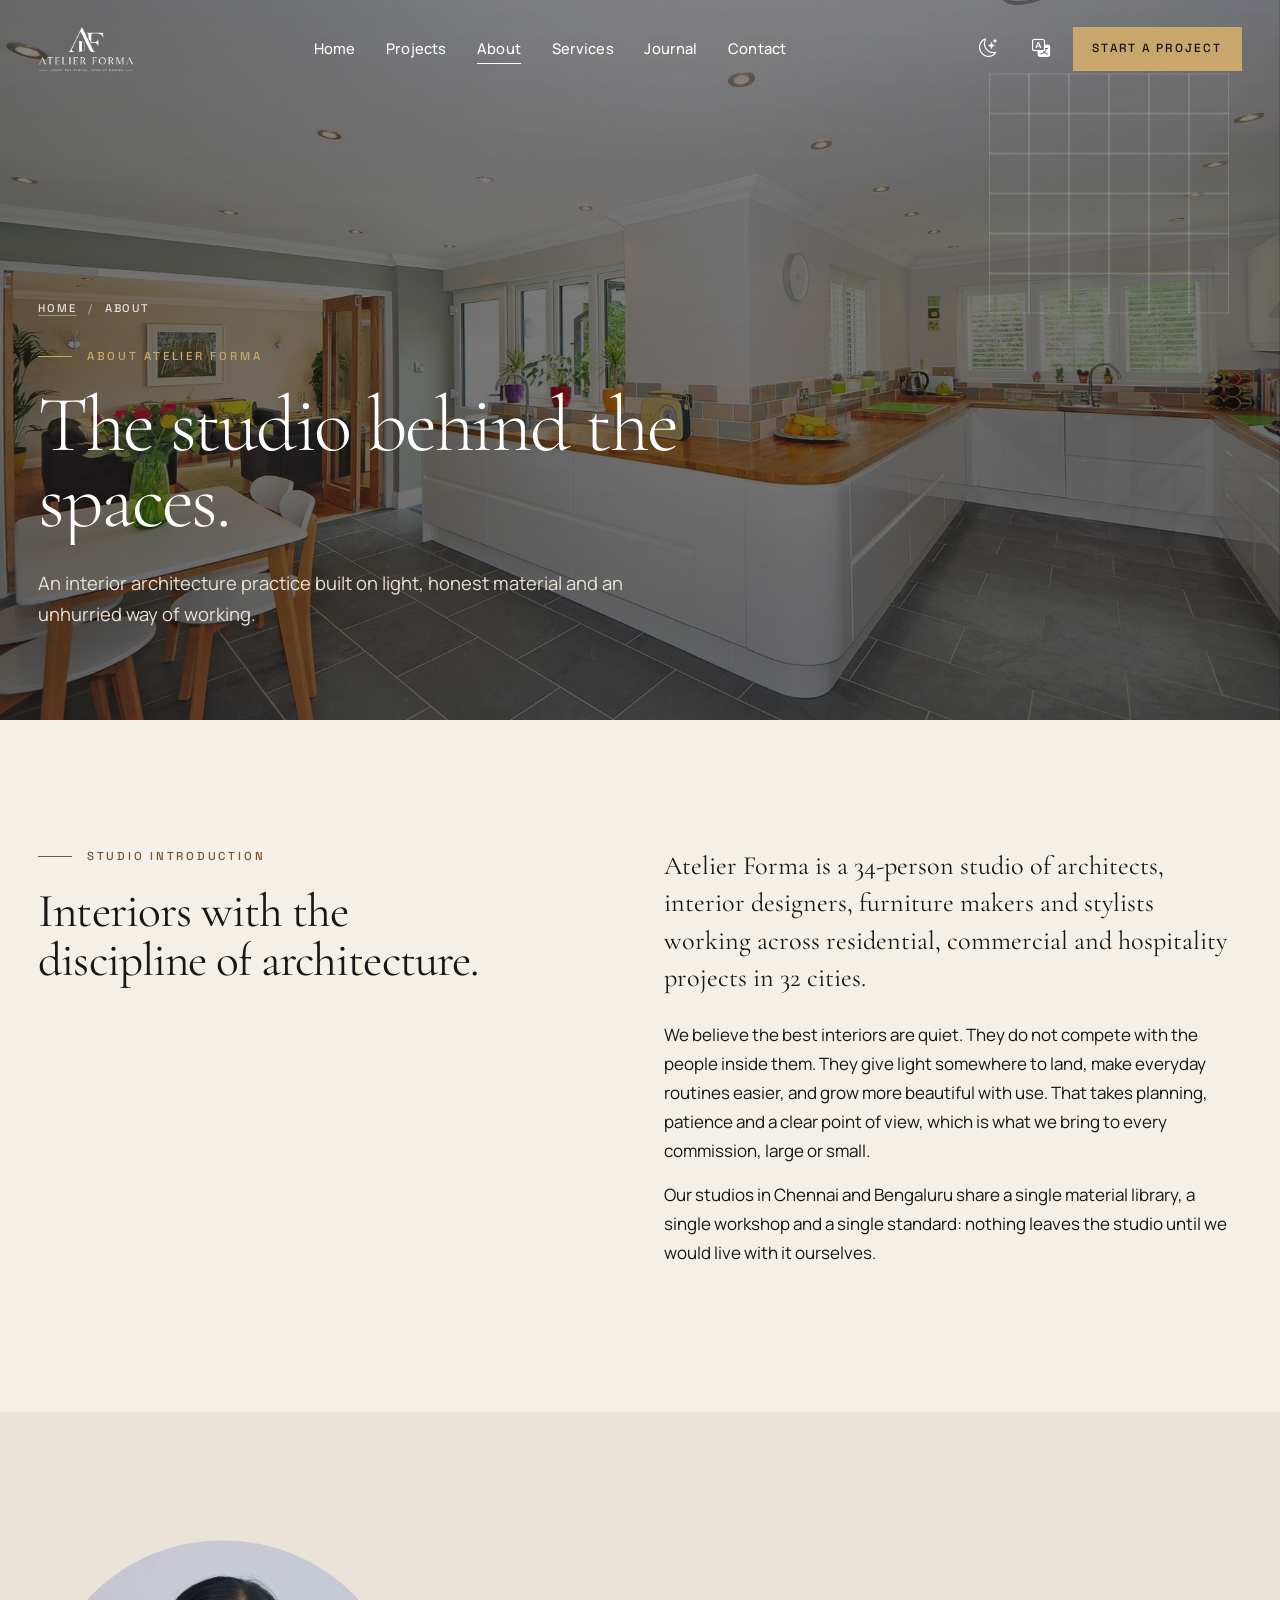
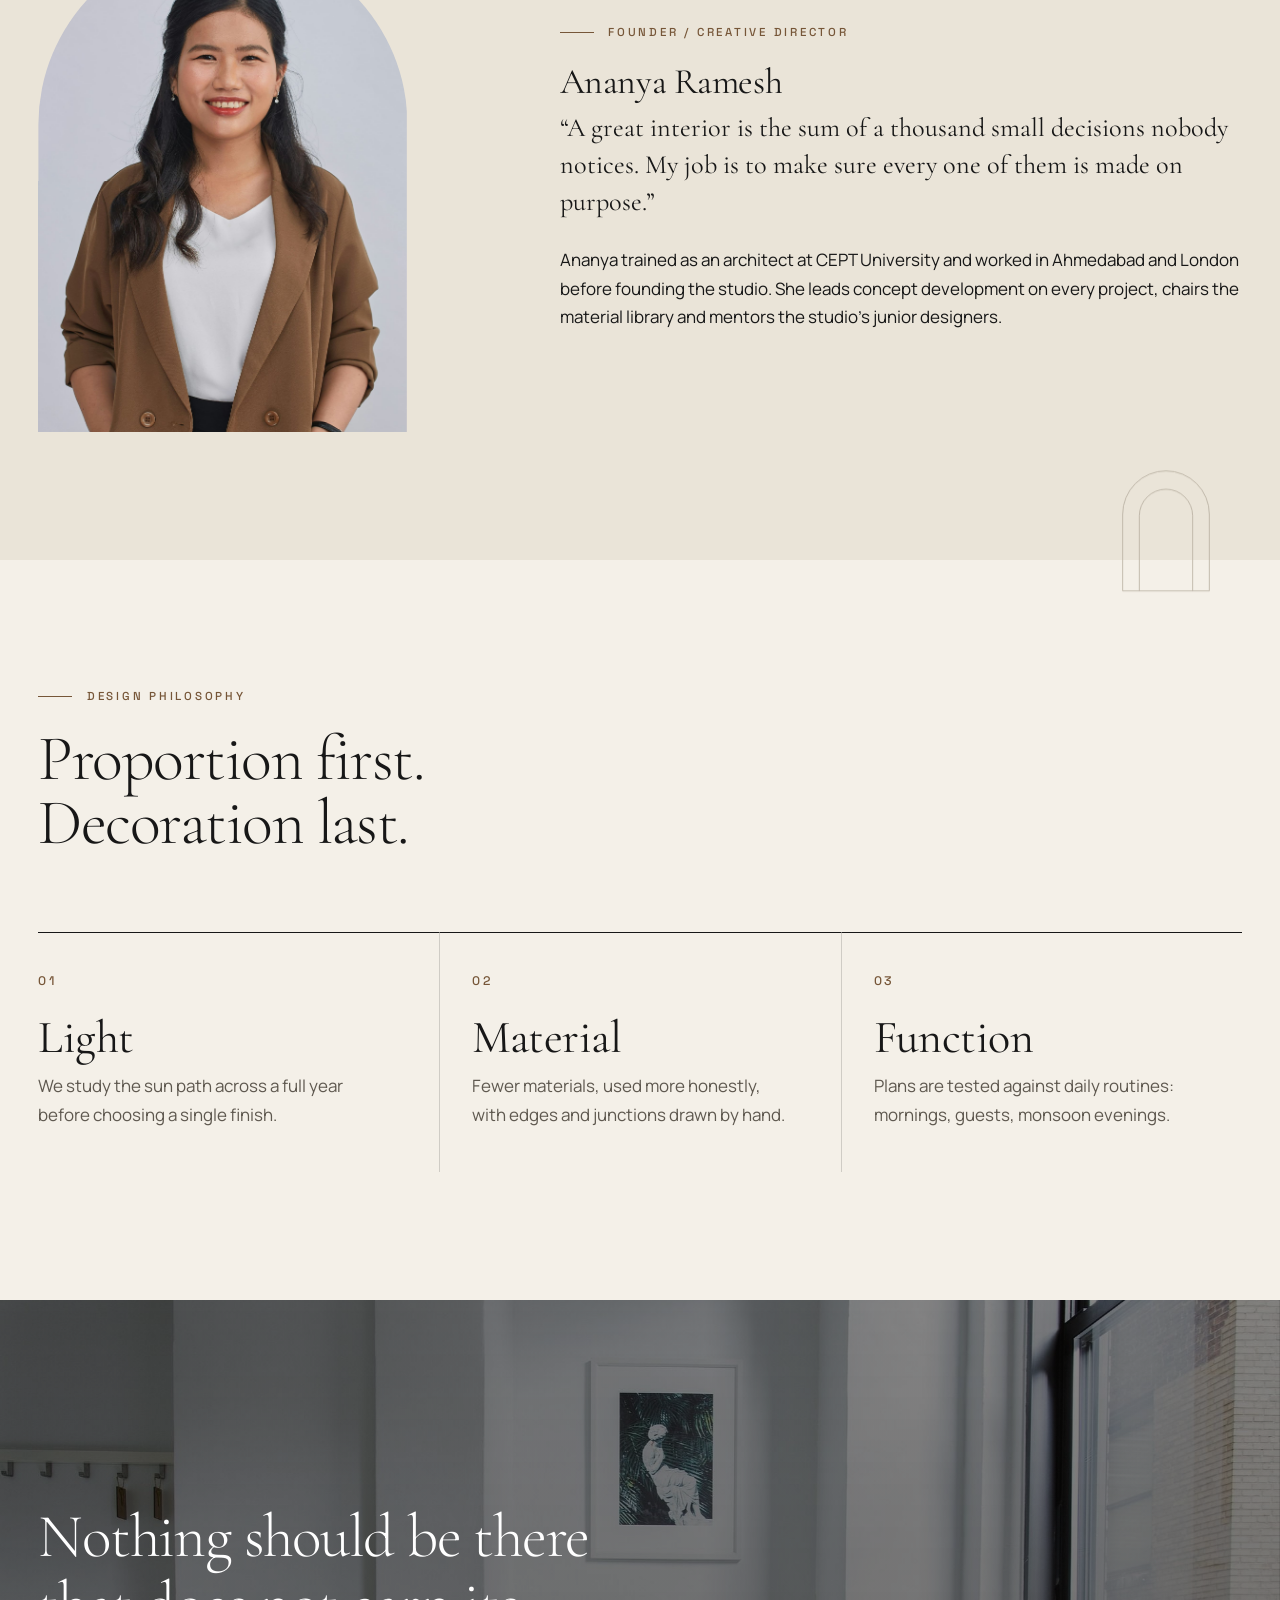
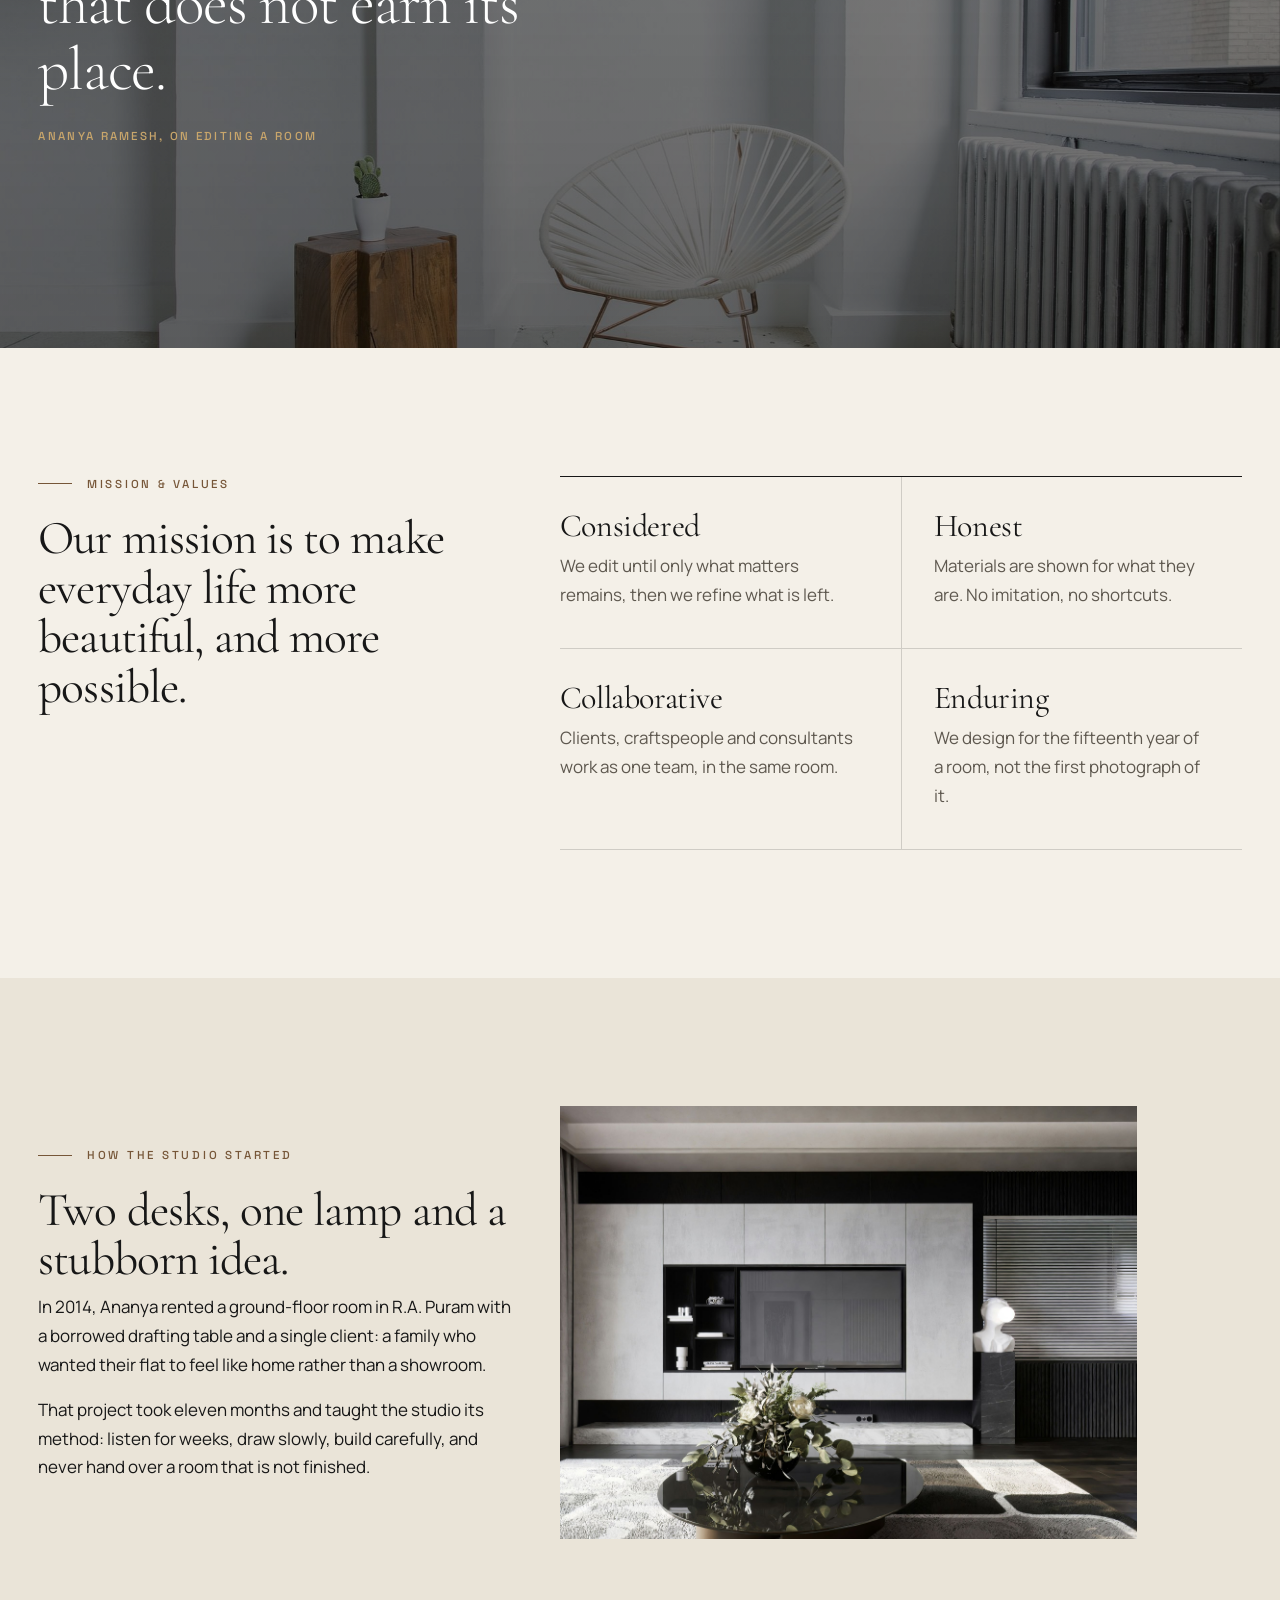
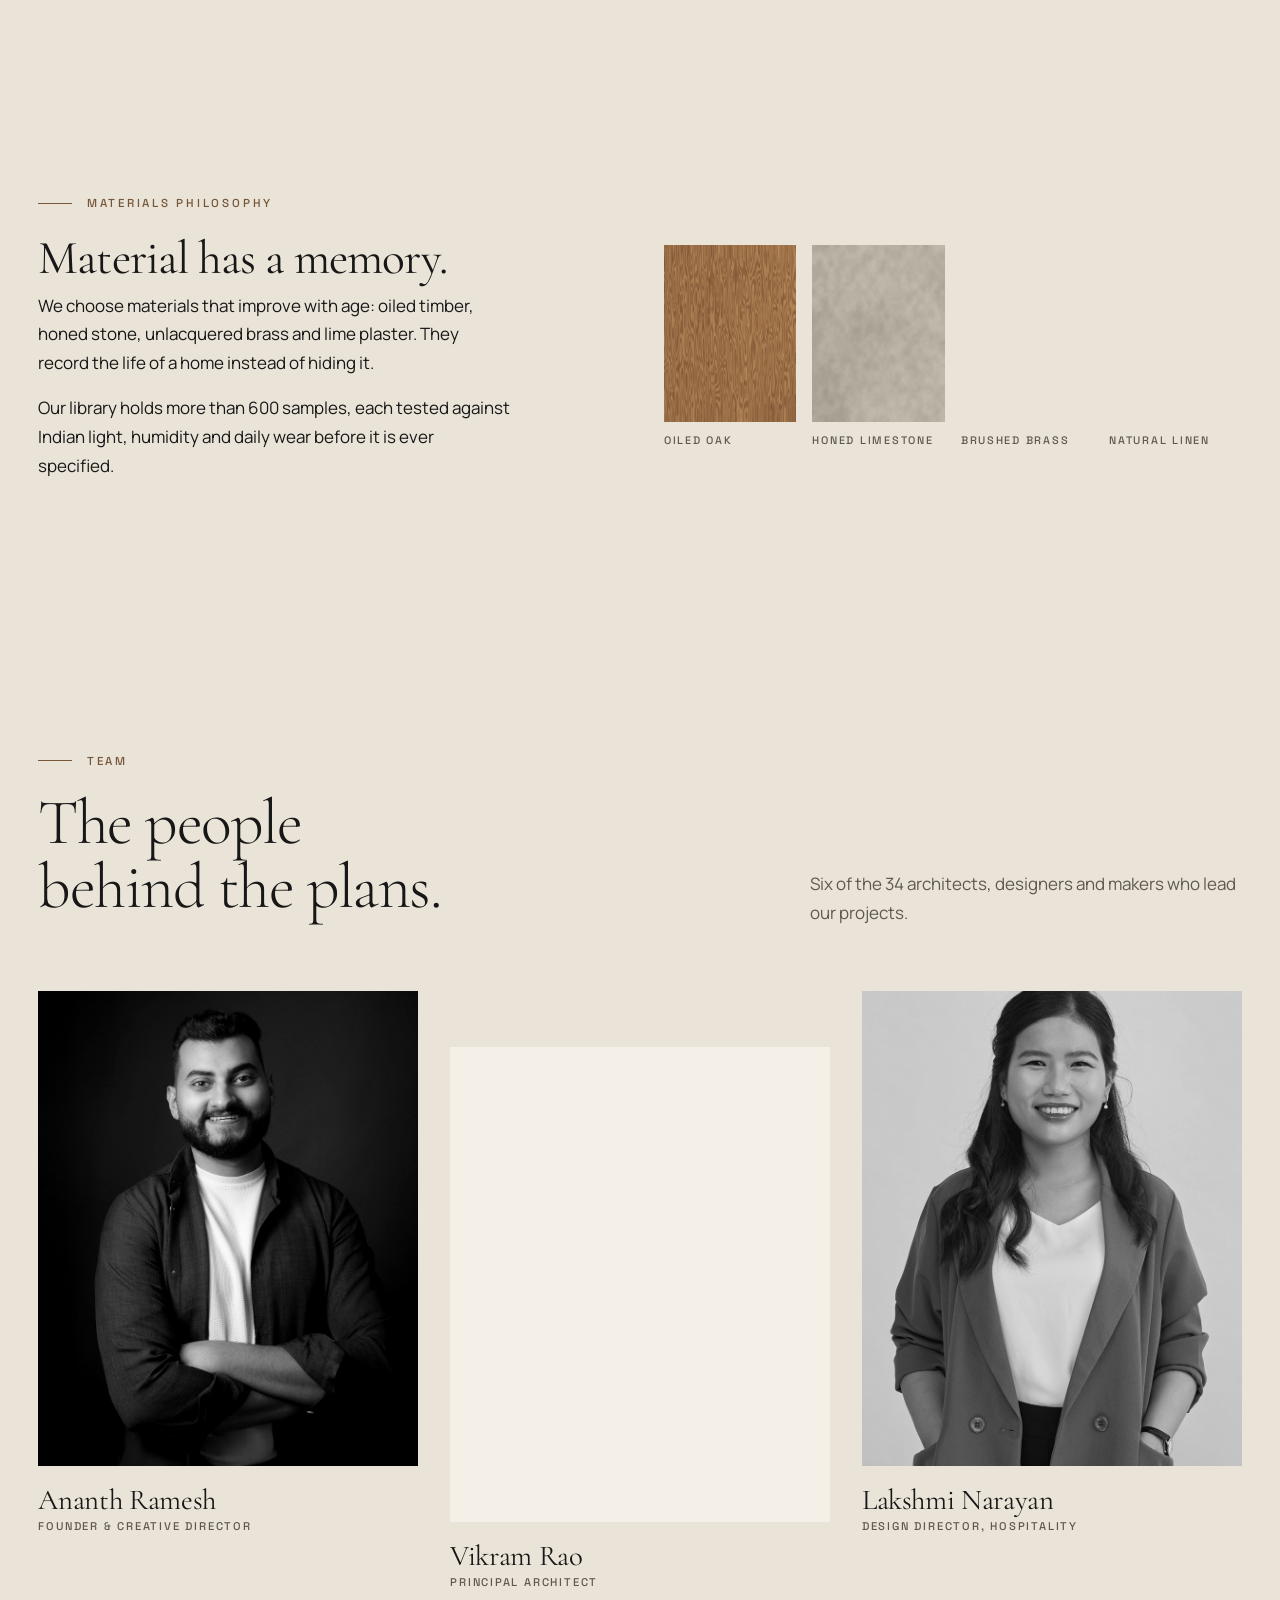
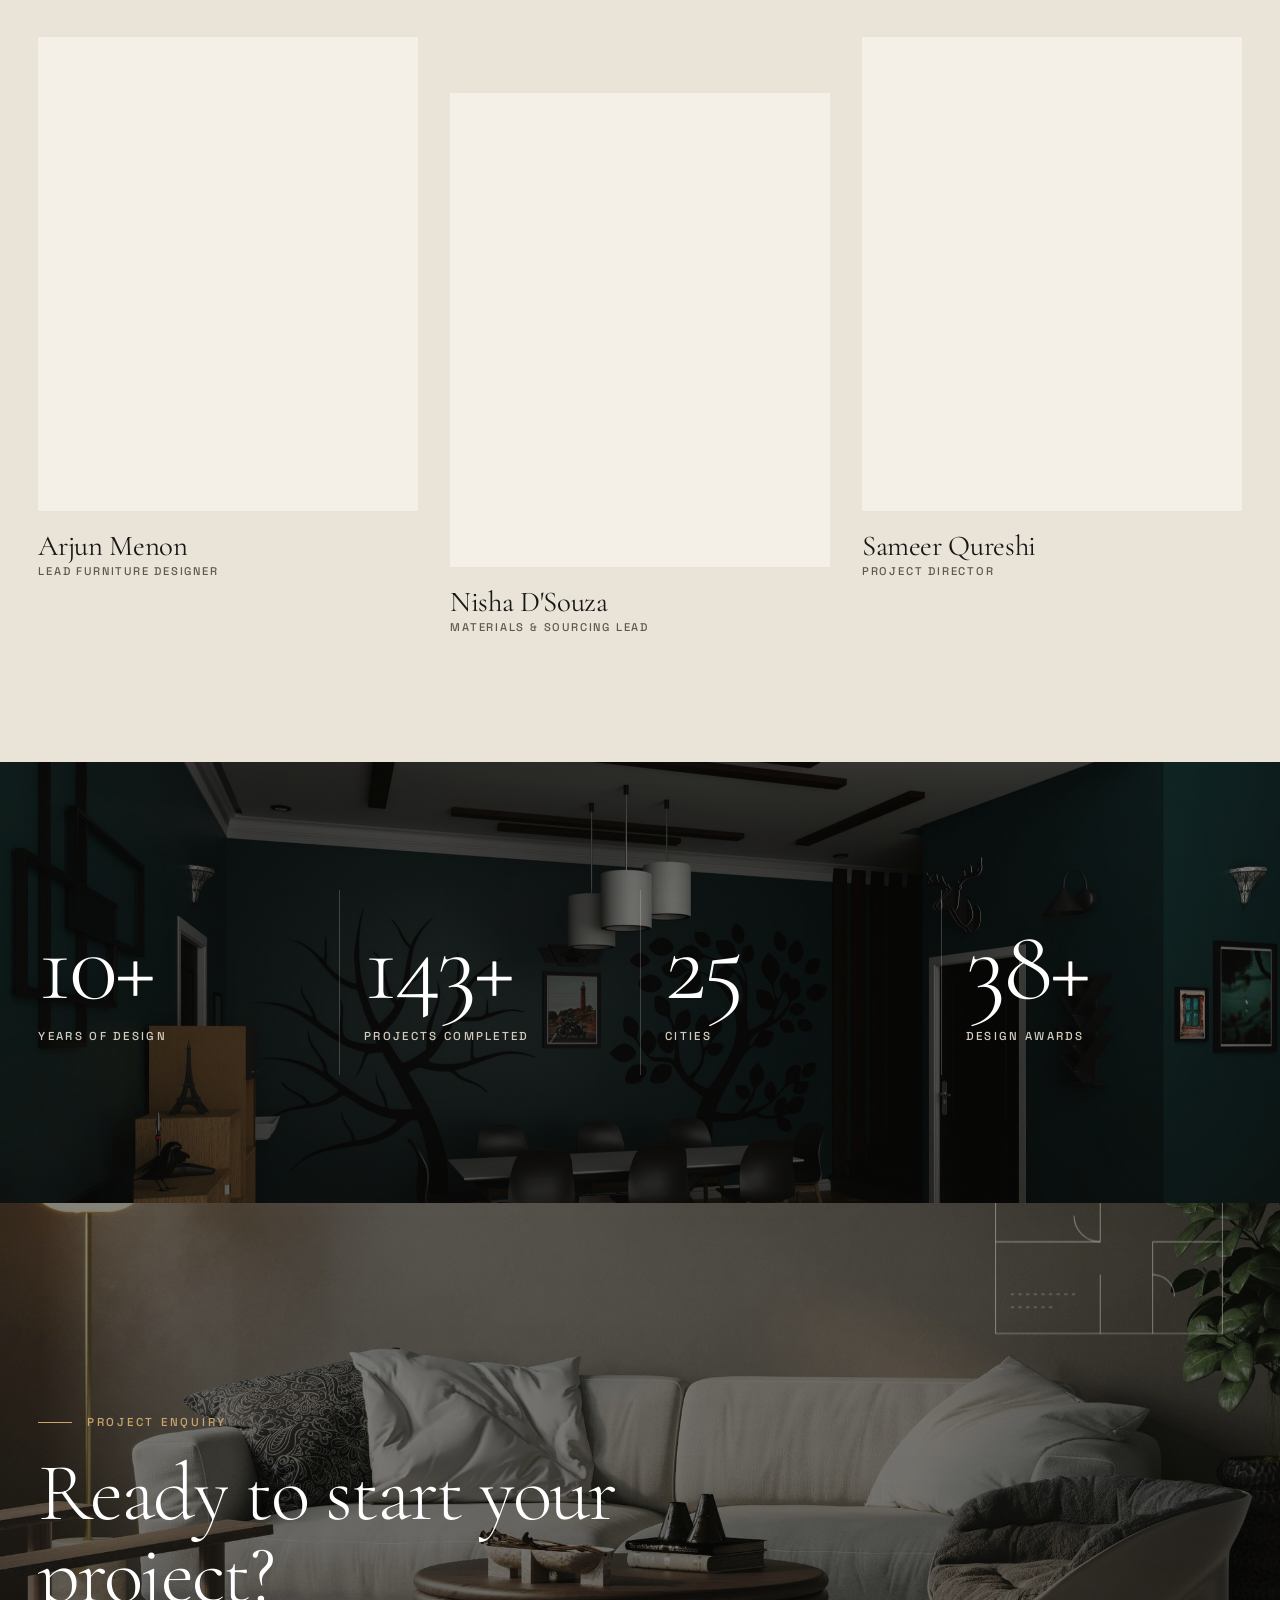
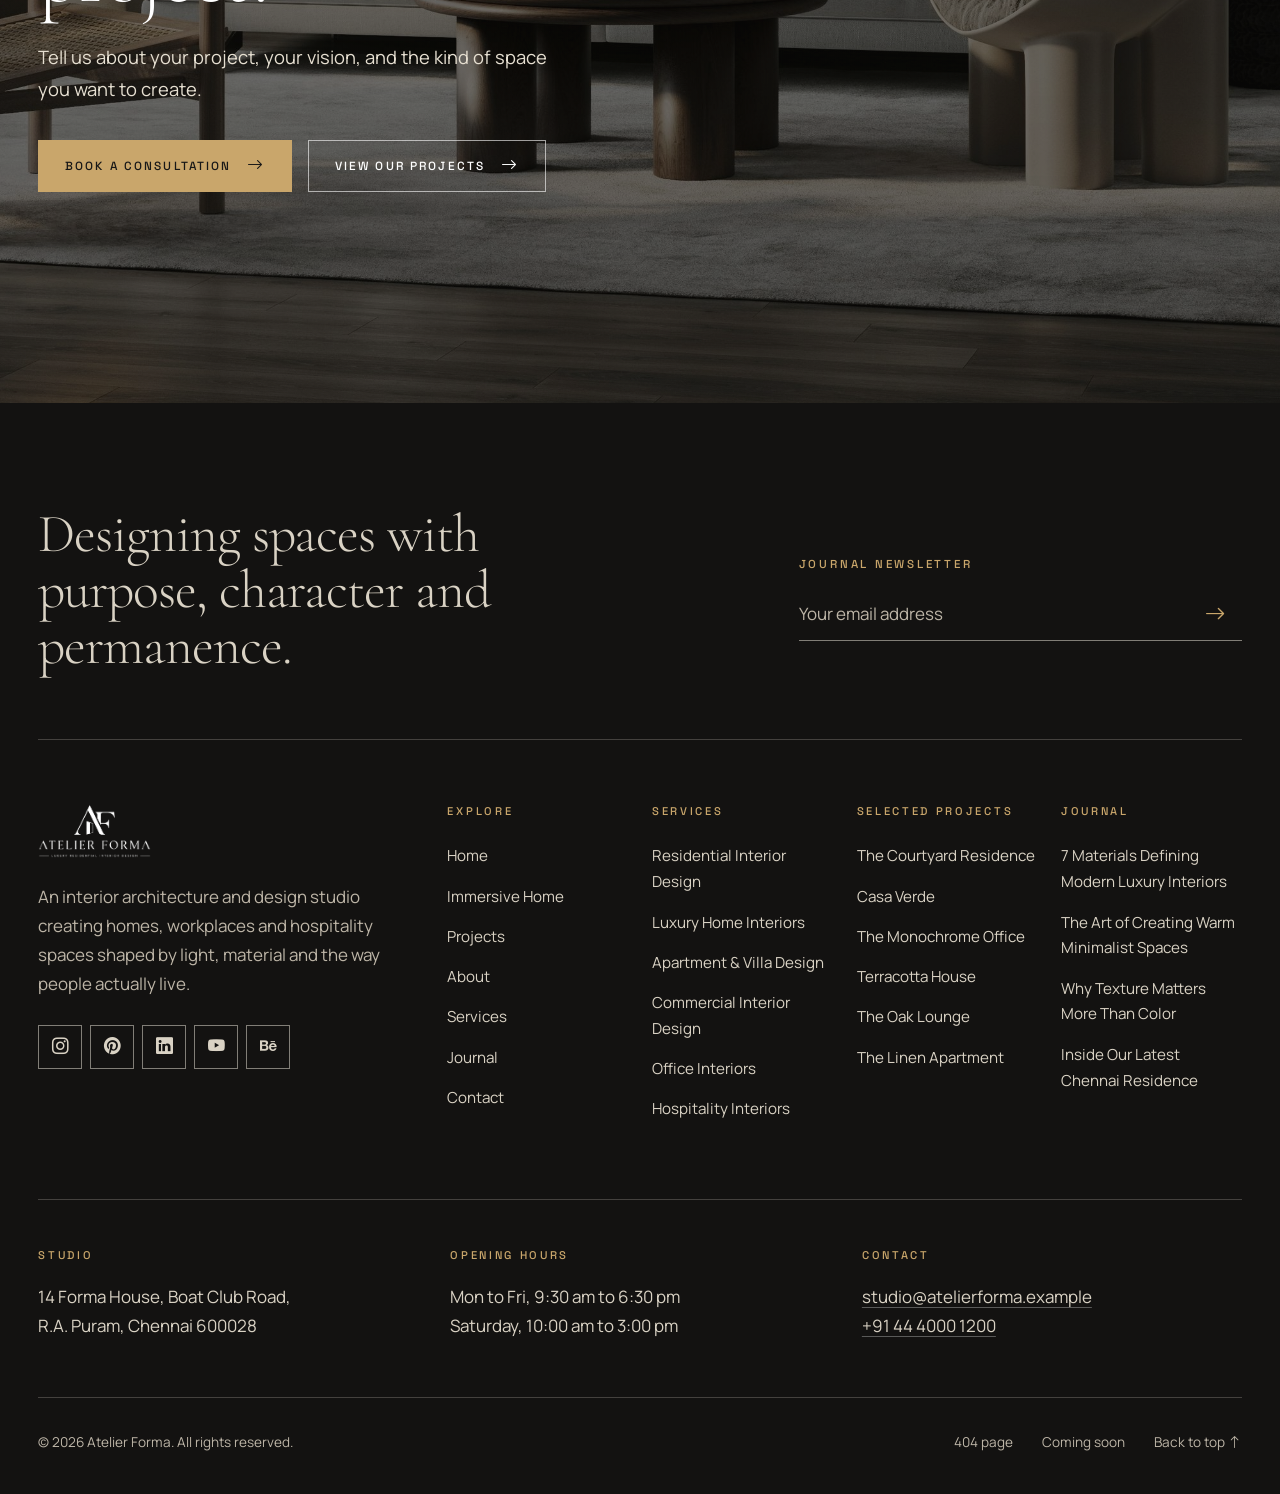
<file: about.html>
<!DOCTYPE html>
<html lang="en" data-theme="light" data-bs-theme="light">
<head>
  <meta charset="utf-8">
  <meta name="viewport" content="width=device-width, initial-scale=1">
  <title>About the Studio | Atelier Forma Interior Architecture</title>
  <meta name="description" content="Meet Atelier Forma: our story, philosophy, values, materials approach, sustainability commitments, timeline and the team behind our interiors.">
  <meta name="robots" content="index, follow">
  <meta name="theme-color" content="#171717">
  <link rel="canonical" href="https://www.atelierforma.example/about.html">
<link rel="shortcut icon" href="assets/images/icon.png" type="image/x-icon">

  <meta property="og:type" content="website">
  <meta property="og:site_name" content="Atelier Forma">
  <meta property="og:title" content="About the Studio | Atelier Forma Interior Architecture">
  <meta property="og:description" content="Meet Atelier Forma: our story, philosophy, values, materials approach, sustainability commitments, timeline and the team behind our interiors.">
  <meta property="og:url" content="https://www.atelierforma.example/about.html">
  <meta property="og:image" content="https://www.atelierforma.example/assets/images/og-cover.jpg">
  <meta name="twitter:card" content="summary_large_image">
  <meta name="twitter:title" content="About the Studio | Atelier Forma Interior Architecture">
  <meta name="twitter:description" content="Meet Atelier Forma: our story, philosophy, values, materials approach, sustainability commitments, timeline and the team behind our interiors.">
  <meta name="twitter:image" content="https://www.atelierforma.example/assets/images/og-cover.jpg">

  <script>
    /* Apply saved (or system) theme and text direction before first paint. */
    (function () {
      var d = document.documentElement;
      try {
        var t = localStorage.getItem('af-theme');
        if (!t) t = window.matchMedia('(prefers-color-scheme: dark)').matches ? 'dark' : 'light';
        d.setAttribute('data-theme', t); d.setAttribute('data-bs-theme', t);
        if (localStorage.getItem('af-dir') === 'rtl') d.setAttribute('dir', 'rtl');
      } catch (e) {}
      d.classList.add('js');
    })();
  </script>
  <link rel="preconnect" href="https://fonts.googleapis.com">
  <link rel="preconnect" href="https://fonts.gstatic.com" crossorigin>
  <link rel="preconnect" href="https://cdn.jsdelivr.net" crossorigin>
  <link rel="preload" as="image" href="assets/images/service7.jpg" fetchpriority="high">
  <link rel="stylesheet" href="https://fonts.googleapis.com/css2?family=Cormorant+Garamond:ital,wght@0,300;0,400;0,500;0,600;1,300;1,400;1,500&family=Manrope:wght@300;400;500;600;700&family=Space+Grotesk:wght@400;500;600&display=swap">
  <link rel="stylesheet" href="https://cdn.jsdelivr.net/npm/bootstrap@5.3.3/dist/css/bootstrap.min.css" id="bs-css" data-ltr="https://cdn.jsdelivr.net/npm/bootstrap@5.3.3/dist/css/bootstrap.min.css" data-rtl="https://cdn.jsdelivr.net/npm/bootstrap@5.3.3/dist/css/bootstrap.rtl.min.css" crossorigin="anonymous">
  <script>if (document.documentElement.getAttribute('dir') === 'rtl') document.getElementById('bs-css').href = 'https://cdn.jsdelivr.net/npm/bootstrap@5.3.3/dist/css/bootstrap.rtl.min.css';</script>
  <link rel="stylesheet" href="https://cdn.jsdelivr.net/npm/bootstrap-icons@1.11.3/font/bootstrap-icons.min.css" crossorigin="anonymous">
  <link rel="stylesheet" href="assets/css/style.css">
  <link rel="stylesheet" href="assets/css/dark-mode.css">
  <link rel="stylesheet" href="assets/css/rtl.css">
  
  <script type="application/ld+json">
{
  "@context": "https://schema.org",
  "@graph": [
    {
      "@type": "Organization",
      "@id": "https://www.atelierforma.example/#organization",
      "name": "Atelier Forma",
      "url": "https://www.atelierforma.example/",
      "logo": "https://www.atelierforma.example/assets/images/favicon.svg",
      "description": "Interior architecture and design studio creating residential, commercial and hospitality interiors.",
      "sameAs": [
        "https://www.instagram.com/",
        "https://www.pinterest.com/",
        "https://www.linkedin.com/",
        "https://www.youtube.com/",
        "https://www.behance.net/"
      ]
    },
    {
      "@type": [
        "LocalBusiness",
        "ProfessionalService",
        "HomeAndConstructionBusiness"
      ],
      "@id": "https://www.atelierforma.example/#studio",
      "name": "Atelier Forma",
      "description": "Luxury interior architecture and design studio. Residential, commercial, hospitality and bespoke furniture design across India.",
      "url": "https://www.atelierforma.example/",
      "image": "https://www.atelierforma.example/assets/images/og-cover.jpg",
      "telephone": "+91 44 4000 1200",
      "email": "studio@atelierforma.example",
      "priceRange": "₹₹₹",
      "address": {
        "@type": "PostalAddress",
        "streetAddress": "14 Forma House, Boat Club Road, R.A. Puram",
        "addressLocality": "Chennai",
        "addressRegion": "Tamil Nadu",
        "postalCode": "600028",
        "addressCountry": "IN"
      },
      "geo": {
        "@type": "GeoCoordinates",
        "latitude": 13.0244,
        "longitude": 80.254
      },
      "openingHoursSpecification": [
        {
          "@type": "OpeningHoursSpecification",
          "dayOfWeek": [
            "Monday",
            "Tuesday",
            "Wednesday",
            "Thursday",
            "Friday"
          ],
          "opens": "09:30",
          "closes": "18:30"
        },
        {
          "@type": "OpeningHoursSpecification",
          "dayOfWeek": "Saturday",
          "opens": "10:00",
          "closes": "15:00"
        }
      ],
      "areaServed": [
        "Chennai",
        "Bengaluru",
        "Mumbai",
        "Hyderabad",
        "Coimbatore",
        "Kochi",
        "New Delhi",
        "Pondicherry"
      ],
      "sameAs": [
        "https://www.instagram.com/",
        "https://www.pinterest.com/",
        "https://www.linkedin.com/",
        "https://www.youtube.com/",
        "https://www.behance.net/"
      ],
      "parentOrganization": {
        "@id": "https://www.atelierforma.example/#organization"
      }
    },
    {
      "@type": "WebPage",
      "@id": "https://www.atelierforma.example/about.html",
      "url": "https://www.atelierforma.example/about.html",
      "name": "About the Studio | Atelier Forma Interior Architecture",
      "isPartOf": {
        "@id": "https://www.atelierforma.example/#organization"
      }
    }
  ]
}
  </script>
</head>
<body class="page-about">
  <a class="skip-link" href="#main">Skip to main content</a>

  <header class="site-header" id="siteHeader">
    <div class="container-wide header-inner">
      <a class="brand" href="index.html" aria-label="Atelier Forma, Interior Architecture. Home">
        <img class="brand__mark" src="assets/images/logo.png" alt="Atelier Forma – Interior Architecture" width="160" height="77">
      </a>
      <nav class="nav-main d-none d-lg-block" aria-label="Primary">
        <ul class="nav-list">
          <li class="nav-item dropdown"><a class="nav-link dropdown-toggle" href="index.html" role="button" data-bs-toggle="dropdown" aria-expanded="false">Home</a><ul class="dropdown-menu"><li><a class="dropdown-item" href="index.html">Modern Studio Landing</a></li><li><a class="dropdown-item" href="home-2.html">Immersive Experience</a></li></ul></li>
          <li class="nav-item"><a class="nav-link" href="projects.html">Projects</a></li>
          <li class="nav-item"><a class="nav-link active" href="about.html" aria-current="page">About</a></li>
          <li class="nav-item"><a class="nav-link" href="services.html">Services</a></li>
          <li class="nav-item"><a class="nav-link" href="journal.html">Journal</a></li>
          <li class="nav-item"><a class="nav-link" href="contact.html">Contact</a></li>
        </ul>
      </nav>
      <div class="header-actions">
        <button class="icon-btn" type="button" data-theme-toggle aria-label="Switch to dark mode" aria-pressed="false"><i class="bi bi-moon-stars" aria-hidden="true"></i></button>
        <button class="icon-btn" type="button" data-rtl-toggle aria-label="Switch to right-to-left layout" aria-pressed="false"><i class="bi bi-translate" aria-hidden="true"></i></button>
        <a class="btn-forma btn-forma--solid btn-forma--sm d-none d-xl-inline-flex" href="contact.html#enquiry"><span>Start a Project</span></a>
        <button class="icon-btn d-lg-none" type="button" data-bs-toggle="offcanvas" data-bs-target="#mobileNav" aria-controls="mobileNav" aria-label="Open menu"><i class="bi bi-list" aria-hidden="true"></i></button>
      </div>
    </div>
  </header>

  <div class="offcanvas offcanvas-end mobile-nav" tabindex="-1" id="mobileNav" aria-labelledby="mobileNavLabel">
    <div class="offcanvas-header">
      <img class="brand__mark brand__mark--mobile" id="mobileNavLabel" src="assets/images/logo.png" alt="Atelier Forma">
      <button type="button" class="icon-btn" data-bs-dismiss="offcanvas" aria-label="Close menu"><i class="bi bi-x-lg" aria-hidden="true"></i></button>
    </div>
    <div class="offcanvas-body">
      <nav aria-label="Mobile">
        <ul class="mobile-links">
          <li><a href="index.html">Home</a><ul class="mobile-sub"><li><a href="index.html">Modern Landing</a></li><li><a href="home-2.html">Immersive Experience</a></li></ul></li>
          <li><a href="projects.html">Projects</a></li>
          <li><a href="about.html" aria-current="page">About</a></li>
          <li><a href="services.html">Services</a></li>
          <li><a href="journal.html">Journal</a></li>
          <li><a href="contact.html">Contact</a></li>
        </ul>
      </nav>
      <div class="mobile-foot">
        <a class="btn-forma btn-forma--solid " href="contact.html#enquiry"><span>Start a Project</span><span class="btn-forma__icon"><i class="bi bi-arrow-right" aria-hidden="true"></i></span></a>
        <p class="mt-4 mb-1">14 Forma House, Boat Club Road, R.A. Puram, Chennai 600028, Tamil Nadu, India</p>
        <p class="mb-0"><a href="mailto:studio@atelierforma.example">studio@atelierforma.example</a><br><a href="tel:+914440001200">+91 44 4000 1200</a></p>
      </div>
    </div>
  </div>

  <main id="main">
    
    <section class="page-hero parallax-band on-dark" data-parallax-bg aria-labelledby="page-title">
      <div class="parallax-band__media" aria-hidden="true"><img src="assets/images/service7.jpg" srcset="" sizes="100vw" width="2400" height="1400" alt="" fetchpriority="high" decoding="async"></div>
      <div class="parallax-band__veil"></div>
      <svg class="float-el d-none d-lg-block float-el--tr" data-speed="0.12" viewBox="0 0 180 180" fill="none" stroke="currentColor" stroke-width=".6" aria-hidden="true" focusable="false"><path d="M0 0V180"/><path d="M0 0H180"/><path d="M30 0V180"/><path d="M0 30H180"/><path d="M60 0V180"/><path d="M0 60H180"/><path d="M90 0V180"/><path d="M0 90H180"/><path d="M120 0V180"/><path d="M0 120H180"/><path d="M150 0V180"/><path d="M0 150H180"/><path d="M180 0V180"/><path d="M0 180H180"/></svg>
      <div class="container-wide page-hero__inner">
        <nav aria-label="Breadcrumb"><ol class="crumbs"><li><a href="index.html">Home</a></li><li aria-current="page">About</li></ol></nav>
        <p class="eyebrow ">About Atelier Forma</p>
        <h1 class="t-xxl page-hero__title" id="page-title"><span class="line"><span>The studio behind the spaces.</span></span></h1>
        <p class="page-hero__lead">An interior architecture practice built on light, honest material and an unhurried way of working.</p>
        
      </div>
    </section>

    <section class="section about-intro" aria-labelledby="ab-intro">
      <div class="container-wide"><div class="row gx-lg-5 gy-5">
        <div class="col-lg-5"><p class="eyebrow ">Studio introduction</p><h2 class="t-lg" id="ab-intro" data-reveal="text">Interiors with the discipline of architecture.</h2></div>
        <div class="col-lg-6 offset-lg-1">
          <p class="lead-serif" data-reveal="fade-up">Atelier Forma is a 34-person studio of architects, interior designers, furniture makers and stylists working across residential, commercial and hospitality projects in 32 cities.</p>
          <p data-reveal="fade-up">We believe the best interiors are quiet. They do not compete with the people inside them. They give light somewhere to land, make everyday routines easier, and grow more beautiful with use. That takes planning, patience and a clear point of view, which is what we bring to every commission, large or small.</p>
          <p data-reveal="fade-up">Our studios in Chennai and Bengaluru share a single material library, a single workshop and a single standard: nothing leaves the studio until we would live with it ourselves.</p>
        </div>
      </div></div>
    </section>

    <section class="section founder-about on-paper" aria-labelledby="ab-founder">
      <div class="container-wide"><div class="row gx-lg-5 gy-5 align-items-center">
        <div class="col-lg-4"><div class="frame reveal-media " style="--ar:3/4" data-reveal="expand"><div class="px" data-parallax-img data-speed="0.06"><img src="assets/images/team5.jpg" sizes="(min-width:992px) 32vw, 100vw" width="1000" height="1300" alt="Ananya Ramesh, founder and creative director of Atelier Forma" loading="lazy" decoding="async"></div></div></div>
        <div class="col-lg-7 offset-lg-1">
          <p class="eyebrow ">Founder / creative director</p><h2 class="t-md" id="ab-founder" data-reveal="text">Ananya Ramesh</h2>
          <p class="lead-serif" data-reveal="fade-up">&ldquo;A great interior is the sum of a thousand small decisions nobody notices. My job is to make sure every one of them is made on purpose.&rdquo;</p>
          <p data-reveal="fade-up">Ananya trained as an architect at CEPT University and worked in Ahmedabad and London before founding the studio. She leads concept development on every project, chairs the material library and mentors the studio&rsquo;s junior designers.</p>
        </div>
      </div></div>
    </section>

    <section class="section about-philosophy" aria-labelledby="ab-phil">
      <svg class="float-el d-none d-lg-block" data-speed="0.2" style="top:10%;inset-inline-end:5%;width:100px" viewBox="0 0 120 160" fill="none" stroke="currentColor" stroke-width="1" aria-hidden="true" focusable="false"><path d="M8 152V60a52 52 0 0 1 104 0v92z"/><path d="M28 152V62a32 32 0 0 1 64 0v90" /></svg>
      <div class="container-wide">
        <p class="eyebrow ">Design philosophy</p><h2 class="t-xl" id="ab-phil" data-reveal="text">Proportion first.<br>Decoration last.</h2>
        <ol class="pillars">
          <li class="pillar" data-reveal="fade-up"><span class="pillar__n">01</span><h3>Light</h3><p>We study the sun path across a full year before choosing a single finish.</p></li>
          <li class="pillar" data-reveal="fade-up" style="--d:.1s"><span class="pillar__n">02</span><h3>Material</h3><p>Fewer materials, used more honestly, with edges and junctions drawn by hand.</p></li>
          <li class="pillar" data-reveal="fade-up" style="--d:.2s"><span class="pillar__n">03</span><h3>Function</h3><p>Plans are tested against daily routines: mornings, guests, monsoon evenings.</p></li>
        </ol>
      </div>
    </section>

    
    <section class="band parallax-band on-dark" data-parallax-bg >
      <div class="parallax-band__media" aria-hidden="true"><img src="assets/images/service5.jpg" srcset="" sizes="100vw" width="2400" height="1400" alt="" loading="lazy" decoding="async"></div>
      <div class="parallax-band__veil"></div>
      <div class="container-wide band__inner"><blockquote class="band__quote" data-reveal="fade-up"><p>Nothing should be there that does not earn its place.</p><footer>Ananya Ramesh, on editing a room</footer></blockquote></div>
    </section>

    <section class="section values" aria-labelledby="ab-values">
      <div class="container-wide"><div class="row gx-lg-5 gy-5">
        <div class="col-lg-5"><p class="eyebrow ">Mission &amp; values</p><h2 class="t-lg" id="ab-values" data-reveal="text">Our mission is to make everyday life more beautiful, and more possible.</h2></div>
        <div class="col-lg-7"><ul class="values-grid"><li class="value" data-reveal="fade-up" style="--d:0.0s"><h3>Considered</h3><p>We edit until only what matters remains, then we refine what is left.</p></li>
          <li class="value" data-reveal="fade-up" style="--d:0.08s">
            <h3>Honest</h3>
            <p>Materials are shown for what they are. No imitation, no shortcuts.</p>
          </li>
          <li class="value" data-reveal="fade-up" style="--d:0.16s">
            <h3>Collaborative</h3><p>Clients, craftspeople and consultants work as one team, in the same room.</p></li>
            <li class="value" data-reveal="fade-up" style="--d:0.24s">
              <h3>Enduring</h3><p>We design for the fifteenth year of a room, not the first photograph of it.</p></li></ul>
            </div>
      </div></div>
    </section>

    <section class="section started on-paper" aria-labelledby="ab-started">
      <div class="container-wide"><div class="row gx-lg-5 gy-5 align-items-center">
        <div class="col-lg-6 order-lg-2"><div class="frame reveal-media " style="--ar:4/3" data-reveal="curtain"><div class="px" data-parallax-img data-speed="0.08"><img src="assets/images/Residential.jpg" srcset="" sizes="(min-width:992px) 46vw, 100vw" width="1400" height="1050" alt="Architect&#x27;s plans and drawing instruments on a studio table" loading="lazy" decoding="async"></div></div></div>
        <div class="col-lg-5 order-lg-1">
          <p class="eyebrow ">How the studio started</p><h2 class="t-lg" id="ab-started" data-reveal="text">Two desks, one lamp and a stubborn idea.</h2>
          <p data-reveal="fade-up">In 2014, Ananya rented a ground-floor room in R.A. Puram with a borrowed drafting table and a single client: a family who wanted their flat to feel like home rather than a showroom.</p>
          <p data-reveal="fade-up">That project took eleven months and taught the studio its method: listen for weeks, draw slowly, build carefully, and never hand over a room that is not finished.</p>
        </div>
      </div></div>
    </section>

   

    <section class="section mat-phil on-paper" aria-labelledby="ab-mat">
      <div class="container-wide"><div class="row gx-lg-5 gy-5 align-items-center">
        <div class="col-lg-5"><p class="eyebrow ">Materials philosophy</p><h2 class="t-lg" id="ab-mat" data-reveal="text">Material has a memory.</h2>
          <p data-reveal="fade-up">We choose materials that improve with age: oiled timber, honed stone, unlacquered brass and lime plaster. They record the life of a home instead of hiding it.</p>
          <p data-reveal="fade-up">Our library holds more than 600 samples, each tested against Indian light, humidity and daily wear before it is ever specified.</p></div>
        <div class="col-lg-6 offset-lg-1"><ul class="swatch-row">
          <li><img src="assets/images/materials/timber.webp" width="720" height="960" alt="Oiled oak sample" loading="lazy" decoding="async"><span>Oiled oak</span></li>
          <li><img src="assets/images/materials/stone.webp" width="720" height="960" alt="Honed limestone sample" loading="lazy" decoding="async"><span>Honed limestone</span></li>
          <li><img src="assets/images/materials/brass.webp" width="720" height="960" alt="Brushed brass sample" loading="lazy" decoding="async"><span>Brushed brass</span></li>
          <li><img src="assets/images/materials/linen.webp" width="720" height="960" alt="Natural linen sample" loading="lazy" decoding="async"><span>Natural linen</span></li></ul></div>
      </div></div>
    </section>

    



    <section class="section team on-paper" aria-labelledby="ab-team">
      <div class="container-wide">
        <div class="section-head"><div><p class="eyebrow ">Team</p><h2 class="t-xl" id="ab-team" data-reveal="text">The people<br>behind the plans.</h2></div>
          <p class="section-head__aside" data-reveal="fade-up">Six of the 34 architects, designers and makers who lead our projects.</p></div>
        <ul class="team-grid"><li class="member" data-reveal="fade-up" style="--d:0.0s"><div class="member__img"><img src="assets/images/team1.jpg" srcset="" sizes="(min-width:992px) 22vw, 50vw" width="700" height="900" alt="Ananya Ramesh, Founder &amp; Creative Director" loading="lazy" decoding="async"></div>
          <h3>Ananth Ramesh</h3><p>Founder & Creative Director</p></li>
          <li class="member" data-reveal="fade-up" style="--d:0.1s">
            <div class="member__img"><img src="assets/images/team2.jpg" srcset="" sizes="(min-width:992px) 22vw, 50vw" width="700" height="900" alt="Vikram Rao, Principal Architect" loading="lazy" decoding="async">
            </div><h3>Vikram Rao</h3><p>Principal Architect</p>
          </li><li class="member" data-reveal="fade-up" style="--d:0.2s">
            <div class="member__img"><img src="assets/images/team5.jpg" srcset="" sizes="(min-width:992px) 22vw, 50vw" width="700" height="900" alt="Lakshmi Narayan, Design Director, Hospitality" loading="lazy" decoding="async"></div>
            <h3>Lakshmi Narayan</h3>
            <p>Design Director, Hospitality</p></li>
            <li class="member" data-reveal="fade-up" style="--d:0.0s">
              <div class="member__img"><img src="assets/images/team3.jpg" srcset="" sizes="(min-width:992px) 22vw, 50vw" width="700" height="900" alt="Arjun Menon, Lead Furniture Designer" loading="lazy" decoding="async">
              </div><h3>Arjun Menon</h3><p>Lead Furniture Designer</p>
            </li><li class="member" data-reveal="fade-up" style="--d:0.1s">
              <div class="member__img"><img src="assets/images/team6.jpg" srcset=" " sizes="(min-width:992px) 22vw, 50vw" width="700" height="900" alt="Nisha D&#x27;Souza, Materials &amp; Sourcing Lead" loading="lazy" decoding="async"></div>
              <h3>Nisha D'Souza</h3><p>Materials & Sourcing Lead</p>
            </li><li class="member" data-reveal="fade-up" style="--d:0.2s">
              <div class="member__img"><img src="assets/images/team4.jpg" srcset="" sizes="(min-width:992px) 22vw, 50vw" width="700" height="900" alt="Sameer Qureshi, Project Director" loading="lazy" decoding="async"></div><h3>Sameer Qureshi</h3><p>Project Director</p></li></ul>
      </div>
    </section>

    <section class="stats-band parallax-band on-dark" data-parallax-bg aria-label="Studio statistics">
      <div class="parallax-band__media" aria-hidden="true"><img src="assets/images/studio1.jpg" srcset="" sizes="100vw" width="2400" height="1400" alt="" loading="lazy" decoding="async"></div>
      <div class="parallax-band__veil"></div>
      <div class="container-wide"><div class="stats "><div class="stat" data-reveal="fade-up" style="--d:0.0s"><p class="stat__num"><span data-count="12">12</span>+</p><p class="stat__label">Years of design</p></div><div class="stat" data-reveal="fade-up" style="--d:0.1s"><p class="stat__num"><span data-count="180">180</span>+</p><p class="stat__label">Projects completed</p></div><div class="stat" data-reveal="fade-up" style="--d:0.2s"><p class="stat__num"><span data-count="32">32</span></p><p class="stat__label">Cities</p></div><div class="stat" data-reveal="fade-up" style="--d:0.30000000000000004s"><p class="stat__num"><span data-count="48">48</span>+</p><p class="stat__label">Design awards</p></div></div></div>
    </section>

    

  

    
    <section class="enquiry parallax-band on-dark" data-parallax-bg aria-labelledby="enquiry-title">
      <div class="parallax-band__media" aria-hidden="true"><img src="assets/images/ctc.jpg" srcset="" sizes="100vw" width="2000" height="1200" alt="" loading="lazy" decoding="async"></div>
      <div class="parallax-band__veil"></div>
      <svg class="float-el d-none d-lg-block float-el--tr" data-speed="0.2" viewBox="0 0 220 160" fill="none" stroke="currentColor" stroke-width="1" aria-hidden="true" focusable="false"><path d="M6 6h208v148H6z"/><path d="M6 70h96M102 6v64M102 100v54M150 70h64M150 70v84"/><path d="M102 70a24 24 0 0 1-24-24" /><path d="M150 100a20 20 0 0 1 20 20" /><path d="M20 118h60M20 130h40" stroke-dasharray="3 4"/></svg>
      <div class="container-wide enquiry__inner">
        <p class="eyebrow ">Project enquiry</p>
        <h2 class="t-xl" id="enquiry-title" data-reveal="text">Ready to start your project?</h2>
        <p class="enquiry__lead" data-reveal="fade-up" style="--d:.15s">Tell us about your project, your vision, and the kind of space you want to create.</p>
        <div class="enquiry__actions" data-reveal="fade-up" style="--d:.25s">
          <a class="btn-forma btn-forma--solid " href="contact.html#enquiry"><span>Book a Consultation</span><span class="btn-forma__icon"><i class="bi bi-arrow-right" aria-hidden="true"></i></span></a>
          <a class="btn-forma btn-forma--ghost " href="projects.html"><span>View Our Projects</span><span class="btn-forma__icon"><i class="bi bi-arrow-right" aria-hidden="true"></i></span></a>
        </div>
      </div>
    </section>
  </main>

  <footer class="site-footer on-dark" role="contentinfo">
    <div class="container-wide">
      <div class="footer-top">
        <p class="footer-statement" data-reveal="fade-up">Designing spaces with purpose, character and permanence.</p>
        <form class="newsletter" data-newsletter novalidate>
          <label for="newsletter-email" class="eyebrow mb-3 d-block">Journal newsletter</label>
          <div class="newsletter__row">
            <input type="email" id="newsletter-email" name="email" placeholder="Your email address" autocomplete="email" required aria-describedby="newsletter-msg">
            <button type="submit" class="newsletter__btn" aria-label="Subscribe to the newsletter"><i class="bi bi-arrow-right" aria-hidden="true"></i></button>
          </div>
          <p class="newsletter__msg" id="newsletter-msg" role="status" aria-live="polite"></p>
        </form>
      </div>

      <div class="row gy-5 footer-cols">
        <div class="col-lg-4">
          <a class="brand brand--footer" href="index.html" aria-label="Atelier Forma home"><img class="brand__mark" src="assets/images/logo.png" alt="Atelier Forma – Interior Architecture" width="160" height="77"></a>
          <p class="footer-about">An interior architecture and design studio creating homes, workplaces and hospitality spaces shaped by light, material and the way people actually live.</p>
          <ul class="social social--footer"><li><a href="https://www.instagram.com/" target="_blank" rel="noopener noreferrer" aria-label="Instagram"><i class="bi bi-instagram" aria-hidden="true"></i></a></li><li><a href="https://www.pinterest.com/" target="_blank" rel="noopener noreferrer" aria-label="Pinterest"><i class="bi bi-pinterest" aria-hidden="true"></i></a></li><li><a href="https://www.linkedin.com/" target="_blank" rel="noopener noreferrer" aria-label="LinkedIn"><i class="bi bi-linkedin" aria-hidden="true"></i></a></li><li><a href="https://www.youtube.com/" target="_blank" rel="noopener noreferrer" aria-label="YouTube"><i class="bi bi-youtube" aria-hidden="true"></i></a></li><li><a href="https://www.behance.net/" target="_blank" rel="noopener noreferrer" aria-label="Behance"><i class="bi bi-behance" aria-hidden="true"></i></a></li></ul>
        </div>
        <div class="col-6 col-md-3 col-lg-2"><h2 class="footer-h">Explore</h2><ul class="footer-links"><li><a href="index.html">Home</a></li><li><a href="home-2.html">Immersive Home</a></li><li><a href="projects.html">Projects</a></li><li><a href="about.html">About</a></li><li><a href="services.html">Services</a></li><li><a href="journal.html">Journal</a></li><li><a href="contact.html">Contact</a></li></ul></div>
        <div class="col-6 col-md-3 col-lg-2"><h2 class="footer-h">Services</h2><ul class="footer-links"><li><a href="service-details.html">Residential Interior Design</a></li><li><a href="service-details.html">Luxury Home Interiors</a></li><li><a href="service-details.html">Apartment &amp; Villa Design</a></li><li><a href="service-details.html">Commercial Interior Design</a></li><li><a href="service-details.html">Office Interiors</a></li><li><a href="service-details.html">Hospitality Interiors</a></li></ul></div>
        <div class="col-6 col-md-3 col-lg-2"><h2 class="footer-h">Selected Projects</h2><ul class="footer-links"><li><a href="project-details.html">The Courtyard Residence</a></li><li><a href="project-details.html">Casa Verde</a></li><li><a href="project-details.html">The Monochrome Office</a></li><li><a href="project-details.html">Terracotta House</a></li><li><a href="project-details.html">The Oak Lounge</a></li><li><a href="project-details.html">The Linen Apartment</a></li></ul></div>
        <div class="col-6 col-md-3 col-lg-2"><h2 class="footer-h">Journal</h2><ul class="footer-links"><li><a href="journal-details.html">7 Materials Defining Modern Luxury Interiors</a></li><li><a href="journal-details.html">The Art of Creating Warm Minimalist Spaces</a></li><li><a href="journal-details.html">Why Texture Matters More Than Color</a></li><li><a href="journal-details.html">Inside Our Latest Chennai Residence</a></li></ul></div>
      </div>

      <div class="footer-contact">
        <div><h2 class="footer-h">Studio</h2><address>14 Forma House, Boat Club Road,<br>R.A. Puram, Chennai 600028</address></div>
        <div><h2 class="footer-h">Opening hours</h2><p>Mon to Fri, 9:30 am to 6:30 pm<br>Saturday, 10:00 am to 3:00 pm</p></div>
        <div><h2 class="footer-h">Contact</h2><p><a href="mailto:studio@atelierforma.example">studio@atelierforma.example</a><br><a href="tel:+914440001200">+91 44 4000 1200</a></p></div>
      </div>

      <div class="footer-bottom">
        <p class="mb-0">&copy; <span data-year>2026</span> Atelier Forma. All rights reserved.</p>
        <ul class="footer-legal">
          <li><a href="404.html">404 page</a></li>
          <li><a href="coming-soon.html">Coming soon</a></li>
          <li><a href="#top" data-back-to-top>Back to top <i class="bi bi-arrow-up" aria-hidden="true"></i></a></li>
        </ul>
      </div>
    </div>
  </footer>

  <button class="back-to-top" type="button" data-back-to-top aria-label="Back to top"><i class="bi bi-arrow-up" aria-hidden="true"></i></button>

  <div class="modal fade lightbox" id="lightbox" tabindex="-1" aria-labelledby="lightboxCaption" aria-hidden="true">
    <div class="modal-dialog modal-fullscreen">
      <div class="modal-content">
        <button type="button" class="lightbox__close icon-btn" data-bs-dismiss="modal" aria-label="Close image viewer"><i class="bi bi-x-lg" aria-hidden="true"></i></button>
        <button type="button" class="lightbox__nav lightbox__nav--prev icon-btn" data-lightbox-prev aria-label="Previous image"><i class="bi bi-chevron-left" aria-hidden="true"></i></button>
        <figure class="lightbox__figure">
          <img src="assets/images/placeholder.svg" alt="" id="lightboxImg" width="1600" height="1000">
          <figcaption id="lightboxCaption"></figcaption>
        </figure>
        <button type="button" class="lightbox__nav lightbox__nav--next icon-btn" data-lightbox-next aria-label="Next image"><i class="bi bi-chevron-right" aria-hidden="true"></i></button>
      </div>
    </div>
  </div>

  <script src="https://cdn.jsdelivr.net/npm/bootstrap@5.3.3/dist/js/bootstrap.bundle.min.js" crossorigin="anonymous" defer></script>
  <script src="assets/js/main.js" defer></script>
  <script src="assets/js/parallax.js" defer></script>
</body>
</html>
</file>
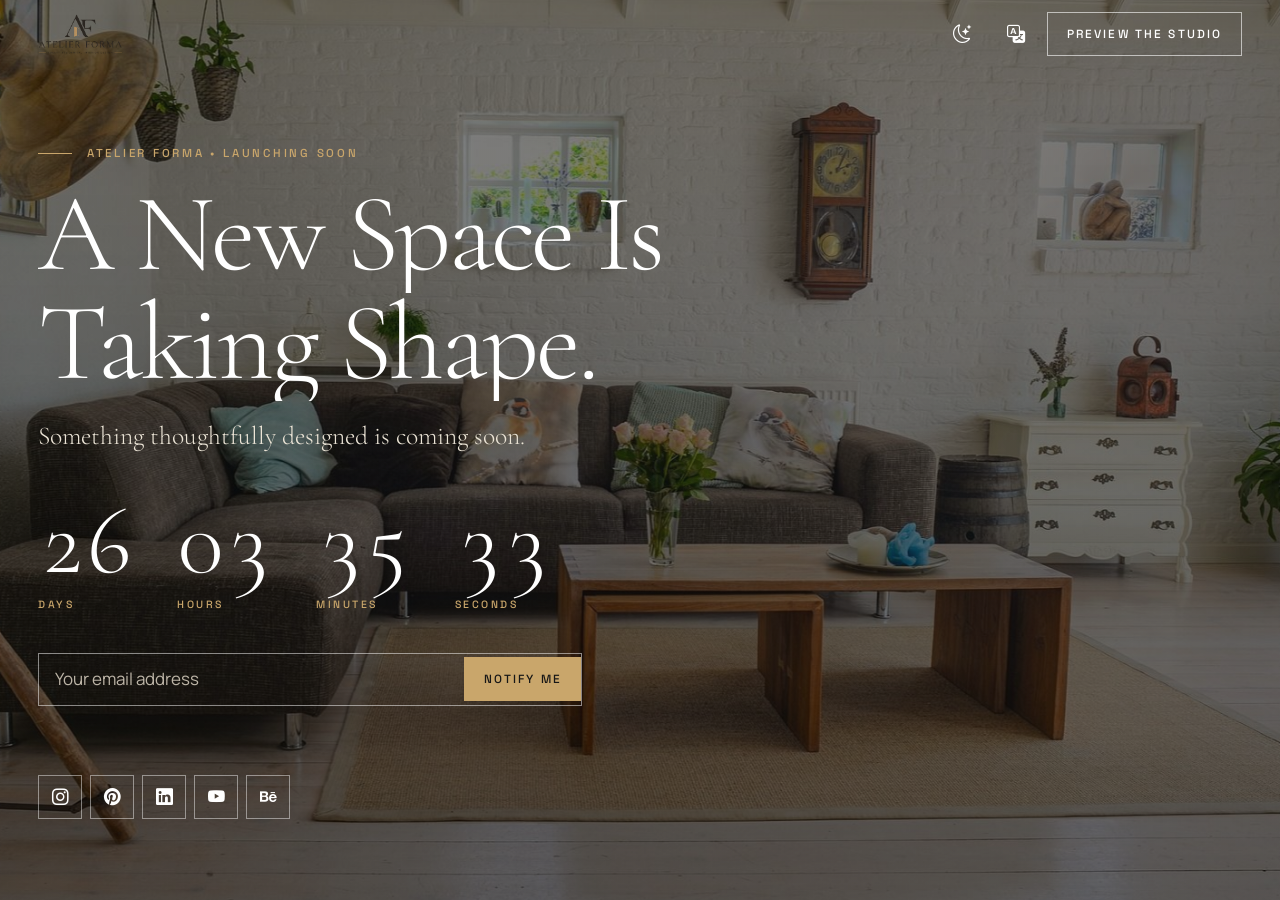
<file: coming-soon.html>
<!DOCTYPE html>
<html lang="en" data-theme="light" data-bs-theme="light">
<head>
  <meta charset="utf-8">
  <meta name="viewport" content="width=device-width, initial-scale=1">
  <title>Coming Soon | Atelier Forma</title>
  <meta name="description" content="A new space is taking shape. Join the list to be notified when the new Atelier Forma website launches.">
  <meta name="robots" content="noindex, follow">
  <meta name="theme-color" content="#171717">
  <link rel="canonical" href="https://www.atelierforma.example/coming-soon.html">
<link rel="shortcut icon" href="assets/images/icon.png" type="image/x-icon">

  <meta property="og:type" content="website">
  <meta property="og:site_name" content="Atelier Forma">
  <meta property="og:title" content="Coming Soon | Atelier Forma">
  <meta property="og:description" content="A new space is taking shape. Join the list to be notified when the new Atelier Forma website launches.">
  <meta property="og:url" content="https://www.atelierforma.example/coming-soon.html">
  <meta property="og:image" content="https://www.atelierforma.example/assets/images/og-cover.jpg">
  <meta name="twitter:card" content="summary_large_image">
  <meta name="twitter:title" content="Coming Soon | Atelier Forma">
  <meta name="twitter:description" content="A new space is taking shape. Join the list to be notified when the new Atelier Forma website launches.">
  <meta name="twitter:image" content="https://www.atelierforma.example/assets/images/og-cover.jpg">

  <script>
    /* Apply saved (or system) theme and text direction before first paint. */
    (function () {
      var d = document.documentElement;
      try {
        var t = localStorage.getItem('af-theme');
        if (!t) t = window.matchMedia('(prefers-color-scheme: dark)').matches ? 'dark' : 'light';
        d.setAttribute('data-theme', t); d.setAttribute('data-bs-theme', t);
        if (localStorage.getItem('af-dir') === 'rtl') d.setAttribute('dir', 'rtl');
      } catch (e) {}
      d.classList.add('js');
    })();
  </script>
  <link rel="preconnect" href="https://fonts.googleapis.com">
  <link rel="preconnect" href="https://fonts.gstatic.com" crossorigin>
  <link rel="preconnect" href="https://cdn.jsdelivr.net" crossorigin>
  <link rel="preload" as="image" href="assets/images/design3.jpg" fetchpriority="high">
  <link rel="stylesheet" href="https://fonts.googleapis.com/css2?family=Cormorant+Garamond:ital,wght@0,300;0,400;0,500;0,600;1,300;1,400;1,500&family=Manrope:wght@300;400;500;600;700&family=Space+Grotesk:wght@400;500;600&display=swap">
  <link rel="stylesheet" href="https://cdn.jsdelivr.net/npm/bootstrap@5.3.3/dist/css/bootstrap.min.css" id="bs-css" data-ltr="https://cdn.jsdelivr.net/npm/bootstrap@5.3.3/dist/css/bootstrap.min.css" data-rtl="https://cdn.jsdelivr.net/npm/bootstrap@5.3.3/dist/css/bootstrap.rtl.min.css" crossorigin="anonymous">
  <script>if (document.documentElement.getAttribute('dir') === 'rtl') document.getElementById('bs-css').href = 'https://cdn.jsdelivr.net/npm/bootstrap@5.3.3/dist/css/bootstrap.rtl.min.css';</script>
  <link rel="stylesheet" href="https://cdn.jsdelivr.net/npm/bootstrap-icons@1.11.3/font/bootstrap-icons.min.css" crossorigin="anonymous">
  <link rel="stylesheet" href="assets/css/style.css">
  <link rel="stylesheet" href="assets/css/dark-mode.css">
  <link rel="stylesheet" href="assets/css/rtl.css">
  
  <script type="application/ld+json">
{
  "@context": "https://schema.org",
  "@graph": [
    {
      "@type": "Organization",
      "@id": "https://www.atelierforma.example/#organization",
      "name": "Atelier Forma",
      "url": "https://www.atelierforma.example/",
      "logo": "https://www.atelierforma.example/assets/images/favicon.svg",
      "description": "Interior architecture and design studio creating residential, commercial and hospitality interiors.",
      "sameAs": [
        "https://www.instagram.com/",
        "https://www.pinterest.com/",
        "https://www.linkedin.com/",
        "https://www.youtube.com/",
        "https://www.behance.net/"
      ]
    },
    {
      "@type": "WebPage",
      "@id": "https://www.atelierforma.example/coming-soon.html",
      "url": "https://www.atelierforma.example/coming-soon.html",
      "name": "Coming Soon | Atelier Forma",
      "isPartOf": {
        "@id": "https://www.atelierforma.example/#organization"
      }
    }
  ]
}
  </script>
</head>
<body class="page-soon">
  <a class="skip-link" href="#main">Skip to main content</a>
  <header class="site-header is-scrolled soon-header" id="siteHeader">
    <div class="container-wide header-inner">
      <a class="brand" href="index.html" aria-label="Atelier Forma, Interior Architecture. Home"><img class="brand__mark" src="assets/images/logo.png" alt="Atelier Forma – Interior Architecture" width="160" height="77"></a>
      <div class="header-actions">
        <button class="icon-btn" type="button" data-theme-toggle aria-label="Switch to dark mode" aria-pressed="false"><i class="bi bi-moon-stars" aria-hidden="true"></i></button>
        <button class="icon-btn" type="button" data-rtl-toggle aria-label="Switch to right-to-left layout" aria-pressed="false"><i class="bi bi-translate" aria-hidden="true"></i></button>
        <a class="btn-forma btn-forma--ghost btn-forma--sm d-none d-md-inline-flex" href="index.html"><span>Preview the studio</span></a>
      </div>
    </div>
  </header>

  <main id="main">
    <section class="soon parallax-band on-dark" data-parallax-bg aria-labelledby="soon-title">
      <div class="parallax-band__media" aria-hidden="true"><img src="assets/images/design3.jpg" sizes="100vw" width="2400" height="1500" alt="" fetchpriority="high" decoding="async"></div>
      <div class="parallax-band__veil"></div>
      <svg class="soon__plan float-el" data-speed="0.12" viewBox="0 0 400 300" fill="none" stroke="currentColor" stroke-width="1.2" aria-hidden="true" focusable="false">
        <path class="draw-loop" pathLength="100" d="M20 20H380V280H20Z"/><path class="draw-loop" pathLength="100" d="M20 150H180M180 20V150M260 20V90H380M260 210V280"/><path class="draw-loop" pathLength="100" d="M100 150A28 28 0 0 1 128 122"/></svg>
      <div class="container-wide soon__inner">
        <p class="eyebrow">Atelier Forma &bull; Launching soon</p>
        <h1 class="t-mega soon__title" id="soon-title"><span class="line"><span>A New Space Is</span></span><span class="line"><span>Taking Shape.</span></span></h1>
        <p class="soon__lead">Something thoughtfully designed is coming soon.</p>
        <div class="countdown" data-countdown="2026-12-31T09:00:00" role="group" aria-label="Time remaining until launch"><div class="countdown__cell"><span class="countdown__n" data-cd="days">00</span><span class="countdown__l">Days</span></div><div class="countdown__cell"><span class="countdown__n" data-cd="hours">00</span><span class="countdown__l">Hours</span></div><div class="countdown__cell"><span class="countdown__n" data-cd="minutes">00</span><span class="countdown__l">Minutes</span></div><div class="countdown__cell"><span class="countdown__n" data-cd="seconds">00</span><span class="countdown__l">Seconds</span></div></div>
        <p class="countdown__done" data-countdown-done hidden>We&rsquo;re open. Welcome to the new Atelier Forma.</p>
        <form class="soon__form newsletter" data-newsletter novalidate>
          <label for="soon-email" class="visually-hidden">Email address</label>
          <div class="newsletter__row"><input type="email" id="soon-email" name="email" placeholder="Your email address" autocomplete="email" required aria-describedby="soon-msg">
            <button type="submit" class="btn-forma btn-forma--solid btn-forma--sm"><span>Notify me</span></button></div>
          <p class="newsletter__msg" id="soon-msg" role="status" aria-live="polite"></p>
        </form>
        <ul class="social social--soon"><li><a href="https://www.instagram.com/" target="_blank" rel="noopener noreferrer" aria-label="Instagram"><i class="bi bi-instagram" aria-hidden="true"></i></a></li><li><a href="https://www.pinterest.com/" target="_blank" rel="noopener noreferrer" aria-label="Pinterest"><i class="bi bi-pinterest" aria-hidden="true"></i></a></li><li><a href="https://www.linkedin.com/" target="_blank" rel="noopener noreferrer" aria-label="LinkedIn"><i class="bi bi-linkedin" aria-hidden="true"></i></a></li><li><a href="https://www.youtube.com/" target="_blank" rel="noopener noreferrer" aria-label="YouTube"><i class="bi bi-youtube" aria-hidden="true"></i></a></li><li><a href="https://www.behance.net/" target="_blank" rel="noopener noreferrer" aria-label="Behance"><i class="bi bi-behance" aria-hidden="true"></i></a></li></ul>
      </div>
    </section>
  </main>

  <button class="back-to-top" type="button" data-back-to-top aria-label="Back to top"><i class="bi bi-arrow-up" aria-hidden="true"></i></button>

  <script src="https://cdn.jsdelivr.net/npm/bootstrap@5.3.3/dist/js/bootstrap.bundle.min.js" crossorigin="anonymous" defer></script>
  <script src="assets/js/main.js" defer></script>
  <script src="assets/js/parallax.js" defer></script>
</body>
</html>
</file>
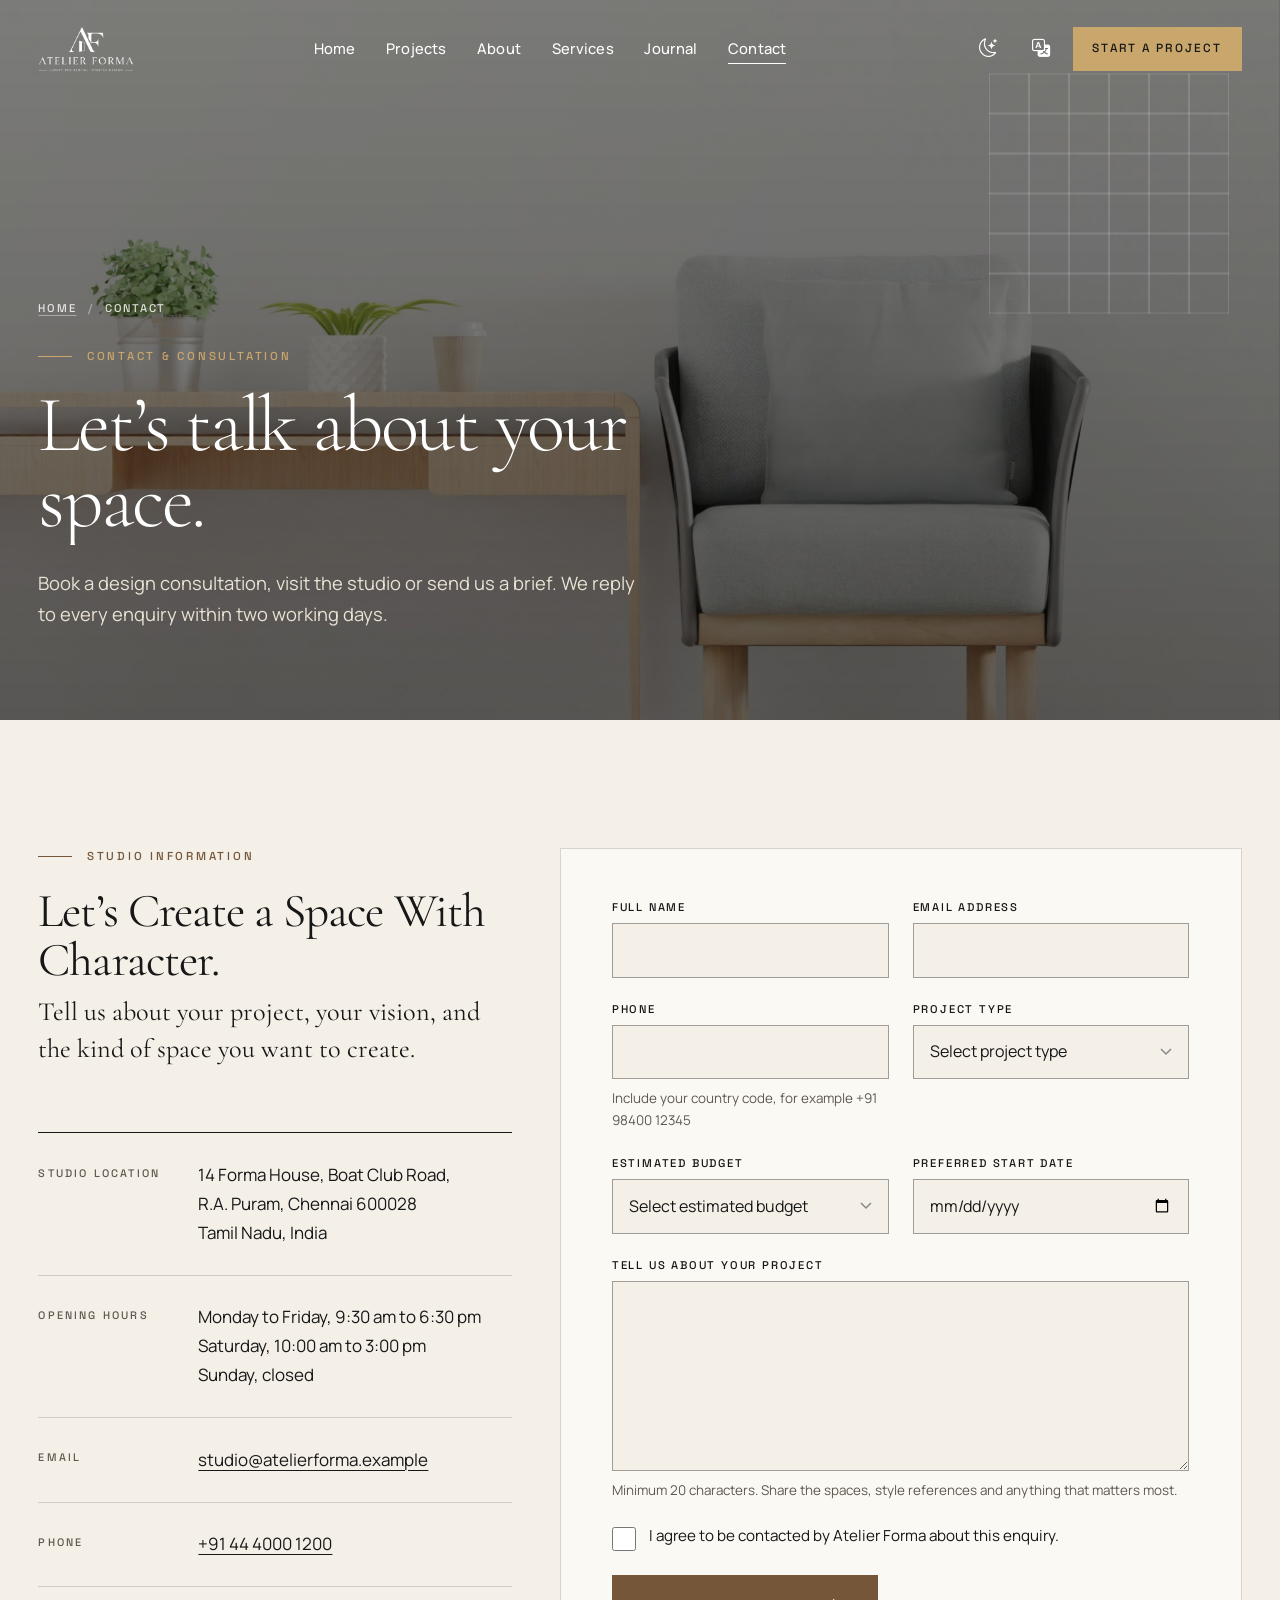
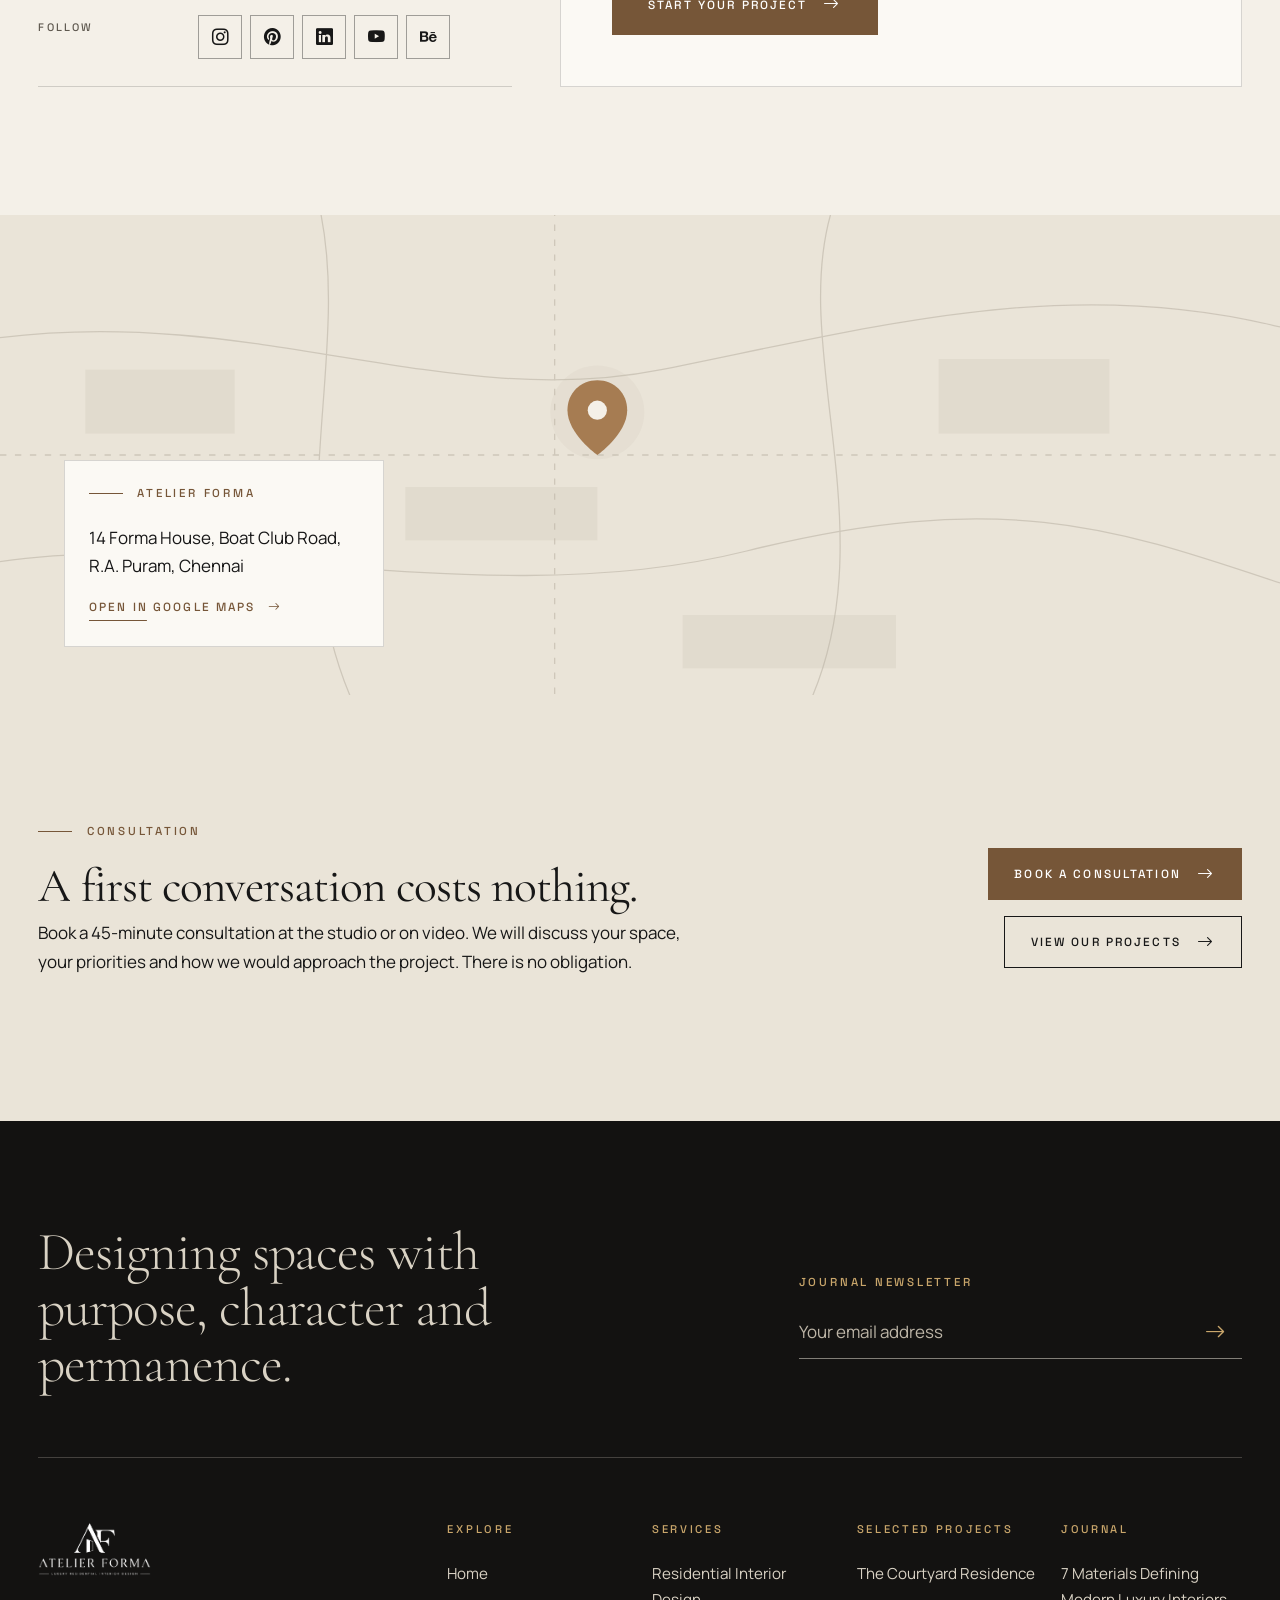
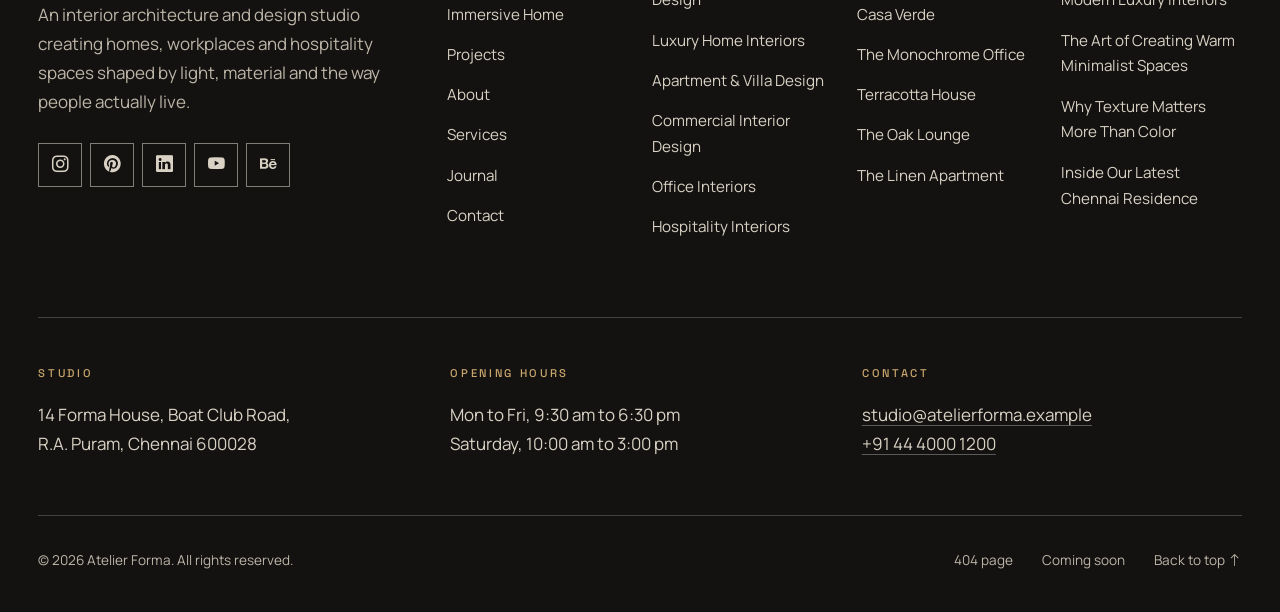
<file: contact.html>
<!DOCTYPE html>
<html lang="en" data-theme="light" data-bs-theme="light">
<head>
  <meta charset="utf-8">
  <meta name="viewport" content="width=device-width, initial-scale=1">
  <title>Contact &amp; Book a Consultation | Atelier Forma</title>
  <meta name="description" content="Book a design consultation or send an enquiry to Atelier Forma. Studio address, opening hours and a project enquiry form.">
  <meta name="robots" content="index, follow">
  <meta name="theme-color" content="#171717">
  <link rel="canonical" href="https://www.atelierforma.example/contact.html">
<link rel="shortcut icon" href="assets/images/icon.png" type="image/x-icon">

  <meta property="og:type" content="website">
  <meta property="og:site_name" content="Atelier Forma">
  <meta property="og:title" content="Contact &amp; Book a Consultation | Atelier Forma">
  <meta property="og:description" content="Book a design consultation or send an enquiry to Atelier Forma. Studio address, opening hours and a project enquiry form.">
  <meta property="og:url" content="https://www.atelierforma.example/contact.html">
  <meta property="og:image" content="https://www.atelierforma.example/assets/images/og-cover.jpg">
  <meta name="twitter:card" content="summary_large_image">
  <meta name="twitter:title" content="Contact &amp; Book a Consultation | Atelier Forma">
  <meta name="twitter:description" content="Book a design consultation or send an enquiry to Atelier Forma. Studio address, opening hours and a project enquiry form.">
  <meta name="twitter:image" content="https://www.atelierforma.example/assets/images/og-cover.jpg">

  <script>
    /* Apply saved (or system) theme and text direction before first paint. */
    (function () {
      var d = document.documentElement;
      try {
        var t = localStorage.getItem('af-theme');
        if (!t) t = window.matchMedia('(prefers-color-scheme: dark)').matches ? 'dark' : 'light';
        d.setAttribute('data-theme', t); d.setAttribute('data-bs-theme', t);
        if (localStorage.getItem('af-dir') === 'rtl') d.setAttribute('dir', 'rtl');
      } catch (e) {}
      d.classList.add('js');
    })();
  </script>
  <link rel="preconnect" href="https://fonts.googleapis.com">
  <link rel="preconnect" href="https://fonts.gstatic.com" crossorigin>
  <link rel="preconnect" href="https://cdn.jsdelivr.net" crossorigin>
  <link rel="preload" as="image" href="assets/images/Furniture selection.jpg" fetchpriority="high">
  <link rel="stylesheet" href="https://fonts.googleapis.com/css2?family=Cormorant+Garamond:ital,wght@0,300;0,400;0,500;0,600;1,300;1,400;1,500&family=Manrope:wght@300;400;500;600;700&family=Space+Grotesk:wght@400;500;600&display=swap">
  <link rel="stylesheet" href="https://cdn.jsdelivr.net/npm/bootstrap@5.3.3/dist/css/bootstrap.min.css" id="bs-css" data-ltr="https://cdn.jsdelivr.net/npm/bootstrap@5.3.3/dist/css/bootstrap.min.css" data-rtl="https://cdn.jsdelivr.net/npm/bootstrap@5.3.3/dist/css/bootstrap.rtl.min.css" crossorigin="anonymous">
  <script>if (document.documentElement.getAttribute('dir') === 'rtl') document.getElementById('bs-css').href = 'https://cdn.jsdelivr.net/npm/bootstrap@5.3.3/dist/css/bootstrap.rtl.min.css';</script>
  <link rel="stylesheet" href="https://cdn.jsdelivr.net/npm/bootstrap-icons@1.11.3/font/bootstrap-icons.min.css" crossorigin="anonymous">
  <link rel="stylesheet" href="assets/css/style.css">
  <link rel="stylesheet" href="assets/css/dark-mode.css">
  <link rel="stylesheet" href="assets/css/rtl.css">
  
  <script type="application/ld+json">
{
  "@context": "https://schema.org",
  "@graph": [
    {
      "@type": "Organization",
      "@id": "https://www.atelierforma.example/#organization",
      "name": "Atelier Forma",
      "url": "https://www.atelierforma.example/",
      "logo": "https://www.atelierforma.example/assets/images/favicon.svg",
      "description": "Interior architecture and design studio creating residential, commercial and hospitality interiors.",
      "sameAs": [
        "https://www.instagram.com/",
        "https://www.pinterest.com/",
        "https://www.linkedin.com/",
        "https://www.youtube.com/",
        "https://www.behance.net/"
      ]
    },
    {
      "@type": [
        "LocalBusiness",
        "ProfessionalService",
        "HomeAndConstructionBusiness"
      ],
      "@id": "https://www.atelierforma.example/#studio",
      "name": "Atelier Forma",
      "description": "Luxury interior architecture and design studio. Residential, commercial, hospitality and bespoke furniture design across India.",
      "url": "https://www.atelierforma.example/",
      "image": "https://www.atelierforma.example/assets/images/og-cover.jpg",
      "telephone": "+91 44 4000 1200",
      "email": "studio@atelierforma.example",
      "priceRange": "₹₹₹",
      "address": {
        "@type": "PostalAddress",
        "streetAddress": "14 Forma House, Boat Club Road, R.A. Puram",
        "addressLocality": "Chennai",
        "addressRegion": "Tamil Nadu",
        "postalCode": "600028",
        "addressCountry": "IN"
      },
      "geo": {
        "@type": "GeoCoordinates",
        "latitude": 13.0244,
        "longitude": 80.254
      },
      "openingHoursSpecification": [
        {
          "@type": "OpeningHoursSpecification",
          "dayOfWeek": [
            "Monday",
            "Tuesday",
            "Wednesday",
            "Thursday",
            "Friday"
          ],
          "opens": "09:30",
          "closes": "18:30"
        },
        {
          "@type": "OpeningHoursSpecification",
          "dayOfWeek": "Saturday",
          "opens": "10:00",
          "closes": "15:00"
        }
      ],
      "areaServed": [
        "Chennai",
        "Bengaluru",
        "Mumbai",
        "Hyderabad",
        "Coimbatore",
        "Kochi",
        "New Delhi",
        "Pondicherry"
      ],
      "sameAs": [
        "https://www.instagram.com/",
        "https://www.pinterest.com/",
        "https://www.linkedin.com/",
        "https://www.youtube.com/",
        "https://www.behance.net/"
      ],
      "parentOrganization": {
        "@id": "https://www.atelierforma.example/#organization"
      }
    },
    {
      "@type": "WebPage",
      "@id": "https://www.atelierforma.example/contact.html",
      "url": "https://www.atelierforma.example/contact.html",
      "name": "Contact & Book a Consultation | Atelier Forma",
      "isPartOf": {
        "@id": "https://www.atelierforma.example/#organization"
      }
    }
  ]
}
  </script>
</head>
<body class="page-contact">
  <a class="skip-link" href="#main">Skip to main content</a>

  <header class="site-header" id="siteHeader">
    <div class="container-wide header-inner">
      <a class="brand" href="index.html" aria-label="Atelier Forma, Interior Architecture. Home">
        <img class="brand__mark" src="assets/images/logo.png" alt="Atelier Forma – Interior Architecture" width="160" height="77">
      </a>
      <nav class="nav-main d-none d-lg-block" aria-label="Primary">
        <ul class="nav-list">
          <li class="nav-item dropdown"><a class="nav-link dropdown-toggle" href="index.html" role="button" data-bs-toggle="dropdown" aria-expanded="false">Home</a><ul class="dropdown-menu"><li><a class="dropdown-item" href="index.html">Modern Studio Landing</a></li><li><a class="dropdown-item" href="home-2.html">Immersive Experience</a></li></ul></li>
          <li class="nav-item"><a class="nav-link" href="projects.html">Projects</a></li>
          <li class="nav-item"><a class="nav-link" href="about.html">About</a></li>
          <li class="nav-item"><a class="nav-link" href="services.html">Services</a></li>
          <li class="nav-item"><a class="nav-link" href="journal.html">Journal</a></li>
          <li class="nav-item"><a class="nav-link active" href="contact.html" aria-current="page">Contact</a></li>
        </ul>
      </nav>
      <div class="header-actions">
        <button class="icon-btn" type="button" data-theme-toggle aria-label="Switch to dark mode" aria-pressed="false"><i class="bi bi-moon-stars" aria-hidden="true"></i></button>
        <button class="icon-btn" type="button" data-rtl-toggle aria-label="Switch to right-to-left layout" aria-pressed="false"><i class="bi bi-translate" aria-hidden="true"></i></button>
        <a class="btn-forma btn-forma--solid btn-forma--sm d-none d-xl-inline-flex" href="contact.html#enquiry"><span>Start a Project</span></a>
        <button class="icon-btn d-lg-none" type="button" data-bs-toggle="offcanvas" data-bs-target="#mobileNav" aria-controls="mobileNav" aria-label="Open menu"><i class="bi bi-list" aria-hidden="true"></i></button>
      </div>
    </div>
  </header>

  <div class="offcanvas offcanvas-end mobile-nav" tabindex="-1" id="mobileNav" aria-labelledby="mobileNavLabel">
    <div class="offcanvas-header">
      <img class="brand__mark brand__mark--mobile" id="mobileNavLabel" src="assets/images/logo.png" alt="Atelier Forma">
      <button type="button" class="icon-btn" data-bs-dismiss="offcanvas" aria-label="Close menu"><i class="bi bi-x-lg" aria-hidden="true"></i></button>
    </div>
    <div class="offcanvas-body">
      <nav aria-label="Mobile">
        <ul class="mobile-links">
          <li><a href="index.html">Home</a><ul class="mobile-sub"><li><a href="index.html">Modern Landing</a></li><li><a href="home-2.html">Immersive Experience</a></li></ul></li>
          <li><a href="projects.html">Projects</a></li>
          <li><a href="about.html">About</a></li>
          <li><a href="services.html">Services</a></li>
          <li><a href="journal.html">Journal</a></li>
          <li><a href="contact.html" aria-current="page">Contact</a></li>
        </ul>
      </nav>
      <div class="mobile-foot">
        <a class="btn-forma btn-forma--solid " href="contact.html#enquiry"><span>Start a Project</span><span class="btn-forma__icon"><i class="bi bi-arrow-right" aria-hidden="true"></i></span></a>
        <p class="mt-4 mb-1">14 Forma House, Boat Club Road, R.A. Puram, Chennai 600028, Tamil Nadu, India</p>
        <p class="mb-0"><a href="mailto:studio@atelierforma.example">studio@atelierforma.example</a><br><a href="tel:+914440001200">+91 44 4000 1200</a></p>
      </div>
    </div>
  </div>

  <main id="main">
    
    <section class="page-hero parallax-band on-dark" data-parallax-bg aria-labelledby="page-title">
      <div class="parallax-band__media" aria-hidden="true"><img src="assets/images/Furniture selection.jpg" srcset="" sizes="100vw" width="2400" height="1400" alt="" fetchpriority="high" decoding="async"></div>
      <div class="parallax-band__veil"></div>
      <svg class="float-el d-none d-lg-block float-el--tr" data-speed="0.12"  viewBox="0 0 180 180" fill="none" stroke="currentColor" stroke-width=".6" aria-hidden="true" focusable="false"><path d="M0 0V180"/><path d="M0 0H180"/><path d="M30 0V180"/><path d="M0 30H180"/><path d="M60 0V180"/><path d="M0 60H180"/><path d="M90 0V180"/><path d="M0 90H180"/><path d="M120 0V180"/><path d="M0 120H180"/><path d="M150 0V180"/><path d="M0 150H180"/><path d="M180 0V180"/><path d="M0 180H180"/></svg>
      <div class="container-wide page-hero__inner">
        <nav aria-label="Breadcrumb"><ol class="crumbs"><li><a href="index.html">Home</a></li><li aria-current="page">Contact</li></ol></nav>
        <p class="eyebrow ">Contact &amp; consultation</p>
        <h1 class="t-xxl page-hero__title" id="page-title"><span class="line"><span>Let&rsquo;s talk about your space.</span></span></h1>
        <p class="page-hero__lead">Book a design consultation, visit the studio or send us a brief. We reply to every enquiry within two working days.</p>
        
      </div>
    </section>

    <section class="section contact-sec" id="enquiry" aria-labelledby="enq-title">
      <div class="container-wide"><div class="row gx-4 gx-lg-5 gy-5">
        <div class="col-lg-5">
          <p class="eyebrow ">Studio information</p><h2 class="t-lg" id="enq-title" data-reveal="text">Let&rsquo;s Create a Space With Character.</h2>
          <p class="lead-serif" data-reveal="fade-up">Tell us about your project, your vision, and the kind of space you want to create.</p>
          <dl class="contact-info">
            <div><dt>Studio location</dt><dd><address>14 Forma House, Boat Club Road,<br>R.A. Puram, Chennai 600028<br>Tamil Nadu, India</address></dd></div>
            <div><dt>Opening hours</dt><dd>Monday to Friday, 9:30 am to 6:30 pm<br>Saturday, 10:00 am to 3:00 pm<br>Sunday, closed</dd></div>
            <div><dt>Email</dt><dd><a href="mailto:studio@atelierforma.example">studio@atelierforma.example</a></dd></div>
            <div><dt>Phone</dt><dd><a href="tel:+914440001200">+91 44 4000 1200</a></dd></div>
            <div><dt>Follow</dt><dd><ul class="social "><li><a href="https://www.instagram.com/" target="_blank" rel="noopener noreferrer" aria-label="Instagram"><i class="bi bi-instagram" aria-hidden="true"></i></a></li><li><a href="https://www.pinterest.com/" target="_blank" rel="noopener noreferrer" aria-label="Pinterest"><i class="bi bi-pinterest" aria-hidden="true"></i></a></li><li><a href="https://www.linkedin.com/" target="_blank" rel="noopener noreferrer" aria-label="LinkedIn"><i class="bi bi-linkedin" aria-hidden="true"></i></a></li><li><a href="https://www.youtube.com/" target="_blank" rel="noopener noreferrer" aria-label="YouTube"><i class="bi bi-youtube" aria-hidden="true"></i></a></li><li><a href="https://www.behance.net/" target="_blank" rel="noopener noreferrer" aria-label="Behance"><i class="bi bi-behance" aria-hidden="true"></i></a></li></ul></dd></div>
          </dl>
        </div>
        <div class="col-lg-7"><div class="form-panel"><form class="enquiry-form" id="enquiry-form" novalidate data-endpoint="" aria-labelledby="enq-title">
          <div class="row gx-4 gy-4">
            <div class="col-md-6"><div class="field"><label for="name">Full name</label><input type="text" id="name" name="name" autocomplete="name" required aria-describedby="name-error"><div class="field__error" id="name-error" role="alert"></div></div></div>
            <div class="col-md-6"><div class="field"><label for="email">Email address</label><input type="email" id="email" name="email" autocomplete="email" required aria-describedby="email-error"><div class="field__error" id="email-error" role="alert"></div></div></div>
            <div class="col-md-6"><div class="field"><label for="phone">Phone</label><input type="tel" id="phone" name="phone" autocomplete="tel" inputmode="tel" required aria-describedby="phone-hint phone-error"><div class="field__hint" id="phone-hint">Include your country code, for example +91 98400 12345</div><div class="field__error" id="phone-error" role="alert"></div></div></div>
            <div class="col-md-6"><div class="field"><label for="type">Project type</label><select id="type" name="type" required aria-describedby="type-error"><option value="">Select project type</option><option>Residential</option><option>Luxury Home</option><option>Apartment</option><option>Villa</option><option>Office</option><option>Hospitality</option><option>Retail</option><option>Restaurant</option><option>Showroom</option><option>Other</option></select><div class="field__error" id="type-error" role="alert"></div></div></div>
            <div class="col-md-6"><div class="field"><label for="budget">Estimated budget</label><select id="budget" name="budget" required aria-describedby="budget-error"><option value="">Select estimated budget</option><option>Under ₹15,00,000</option><option>₹15,00,000 to ₹30,00,000</option><option>₹30,00,000 to ₹60,00,000</option><option>₹60,00,000 to ₹1,50,00,000</option><option>Above ₹1,50,00,000</option><option>Not sure yet</option></select><div class="field__error" id="budget-error" role="alert"></div></div></div>
            <div class="col-md-6"><div class="field"><label for="start">Preferred start date</label><input type="date" id="start" name="start" required aria-describedby="start-error"><div class="field__error" id="start-error" role="alert"></div></div></div>
            <div class="col-12"><div class="field"><label for="message">Tell us about your project</label><textarea id="message" name="message" rows="6" required minlength="20" aria-describedby="message-hint message-error"></textarea><div class="field__hint" id="message-hint">Minimum 20 characters. Share the spaces, style references and anything that matters most.</div><div class="field__error" id="message-error" role="alert"></div></div></div>
            <div class="col-12"><div class="field field--check"><input type="checkbox" id="consent" name="consent" required aria-describedby="consent-error"><label for="consent">I agree to be contacted by Atelier Forma about this enquiry.</label><div class="field__error" id="consent-error" role="alert"></div></div></div>
            <div class="col-12"><button type="submit" class="btn-forma btn-forma--solid btn-forma--lg"><span>Start Your Project</span><span class="btn-forma__icon"><i class="bi bi-arrow-right" aria-hidden="true"></i></span></button></div>
          </div>
          <div class="form-success" id="form-success" role="status" tabindex="-1" hidden><i class="bi bi-check-circle" aria-hidden="true"></i><div><h3>Thank you. Your enquiry is in.</h3><p>Our team will reply within two working days to arrange your consultation. This is a template demo: connect the form to your backend by adding an endpoint in the form&rsquo;s <code>data-endpoint</code> attribute.</p></div></div>
        </form></div></div>
      </div></div>
    </section>

    <section class="map-sec" aria-labelledby="map-title">
      <h2 class="visually-hidden" id="map-title">Studio location</h2>
      
      <div class="map-ph" role="img" aria-label="Map placeholder showing the studio location on Boat Club Road, R.A. Puram, Chennai">
        <svg viewBox="0 0 1200 460" preserveAspectRatio="xMidYMid slice" aria-hidden="true" focusable="false">
          <g fill="none" stroke="currentColor" stroke-width="1.2" opacity=".55"><path d="M0 120C240 90 420 190 620 150S1000 60 1200 110"/><path d="M0 330C200 300 460 380 700 320S1050 300 1200 350"/><path d="M300 0C330 140 260 300 330 460"/><path d="M780 0C740 130 830 300 760 460"/><path d="M0 230H1200" stroke-dasharray="6 8"/><path d="M520 0V460" stroke-dasharray="6 8"/></g>
          <g fill="currentColor" opacity=".18">
            <rect x="80" y="150" width="140" height="60"/><rect x="380" y="260" width="180" height="50"/><rect x="880" y="140" width="160" height="70"/><rect x="640" y="380" width="200" height="50"/></g>
          <g transform="translate(560 190)"><circle r="44" fill="currentColor" opacity=".12"/><path d="M0-30C-16-30-28-18-28-2c0 22 28 42 28 42S28 20 28-2C28-18 16-30 0-30z" fill="#A67C52"/><circle cy="-2" r="9" fill="#F4F0E8"/></g>
        </svg>
        <iframe class="map-embed" src="https://www.google.com/maps/embed?pb=!1m16!1m12!1m3!1d1943.5932789520666!2d80.24845288836681!3d13.023788860040186!2m3!1f0!2f0!3f0!3m2!1i1024!2i768!4f13.1!2m1!1s14%20Forma%20House%2C%20Boat%20Club%20Road%2C%20R.A.%20Puram%2C%20Chennai!5e0!3m2!1sen!2sin!4v1790068552066!5m2!1sen!2sin" title="Atelier Forma studio location" allowfullscreen="" loading="lazy" referrerpolicy="strict-origin-when-cross-origin"></iframe>
        <div class="map-ph__card"><p class="eyebrow">Atelier Forma</p><p>14 Forma House, Boat Club Road, R.A. Puram, Chennai</p><a class="link-arrow " href="https://www.google.com/maps/search/?api=1&query=Boat+Club+Road+R.A.+Puram+Chennai"><span>Open in Google Maps</span><i class="bi bi-arrow-right" aria-hidden="true"></i></a></div>
      </div>
    </section>

    <section class="section consult on-paper" aria-labelledby="cs-title">
      <div class="container-wide"><div class="consult__inner">
        <div><p class="eyebrow ">Consultation</p><h2 class="t-lg" id="cs-title" data-reveal="text">A first conversation costs nothing.</h2>
          <p data-reveal="fade-up">Book a 45-minute consultation at the studio or on video. We will discuss your space, your priorities and how we would approach the project. There is no obligation.</p></div>
        <div class="consult__actions"><a class="btn-forma btn-forma--solid " href="#enquiry"><span>Book a Consultation</span><span class="btn-forma__icon"><i class="bi bi-arrow-right" aria-hidden="true"></i></span></a><a class="btn-forma btn-forma--outline " href="projects.html"><span>View Our Projects</span><span class="btn-forma__icon"><i class="bi bi-arrow-right" aria-hidden="true"></i></span></a></div>
      </div></div>
    </section>
  </main>

  <footer class="site-footer on-dark" role="contentinfo">
    <div class="container-wide">
      <div class="footer-top">
        <p class="footer-statement" data-reveal="fade-up">Designing spaces with purpose, character and permanence.</p>
        <form class="newsletter" data-newsletter novalidate>
          <label for="newsletter-email" class="eyebrow mb-3 d-block">Journal newsletter</label>
          <div class="newsletter__row">
            <input type="email" id="newsletter-email" name="email" placeholder="Your email address" autocomplete="email" required aria-describedby="newsletter-msg">
            <button type="submit" class="newsletter__btn" aria-label="Subscribe to the newsletter"><i class="bi bi-arrow-right" aria-hidden="true"></i></button>
          </div>
          <p class="newsletter__msg" id="newsletter-msg" role="status" aria-live="polite"></p>
        </form>
      </div>

      <div class="row gy-5 footer-cols">
        <div class="col-lg-4">
          <a class="brand brand--footer" href="index.html" aria-label="Atelier Forma home"><img class="brand__mark" src="assets/images/logo.png" alt="Atelier Forma – Interior Architecture" width="160" height="77"></a>
          <p class="footer-about">An interior architecture and design studio creating homes, workplaces and hospitality spaces shaped by light, material and the way people actually live.</p>
          <ul class="social social--footer"><li><a href="https://www.instagram.com/" target="_blank" rel="noopener noreferrer" aria-label="Instagram"><i class="bi bi-instagram" aria-hidden="true"></i></a></li><li><a href="https://www.pinterest.com/" target="_blank" rel="noopener noreferrer" aria-label="Pinterest"><i class="bi bi-pinterest" aria-hidden="true"></i></a></li><li><a href="https://www.linkedin.com/" target="_blank" rel="noopener noreferrer" aria-label="LinkedIn"><i class="bi bi-linkedin" aria-hidden="true"></i></a></li><li><a href="https://www.youtube.com/" target="_blank" rel="noopener noreferrer" aria-label="YouTube"><i class="bi bi-youtube" aria-hidden="true"></i></a></li><li><a href="https://www.behance.net/" target="_blank" rel="noopener noreferrer" aria-label="Behance"><i class="bi bi-behance" aria-hidden="true"></i></a></li></ul>
        </div>
        <div class="col-6 col-md-3 col-lg-2"><h2 class="footer-h">Explore</h2><ul class="footer-links"><li><a href="index.html">Home</a></li><li><a href="home-2.html">Immersive Home</a></li><li><a href="projects.html">Projects</a></li><li><a href="about.html">About</a></li><li><a href="services.html">Services</a></li><li><a href="journal.html">Journal</a></li><li><a href="contact.html">Contact</a></li></ul></div>
        <div class="col-6 col-md-3 col-lg-2"><h2 class="footer-h">Services</h2><ul class="footer-links"><li><a href="service-details.html">Residential Interior Design</a></li><li><a href="service-details.html">Luxury Home Interiors</a></li><li><a href="service-details.html">Apartment &amp; Villa Design</a></li><li><a href="service-details.html">Commercial Interior Design</a></li><li><a href="service-details.html">Office Interiors</a></li><li><a href="service-details.html">Hospitality Interiors</a></li></ul></div>
        <div class="col-6 col-md-3 col-lg-2"><h2 class="footer-h">Selected Projects</h2><ul class="footer-links"><li><a href="project-details.html">The Courtyard Residence</a></li><li><a href="project-details.html">Casa Verde</a></li><li><a href="project-details.html">The Monochrome Office</a></li><li><a href="project-details.html">Terracotta House</a></li><li><a href="project-details.html">The Oak Lounge</a></li><li><a href="project-details.html">The Linen Apartment</a></li></ul></div>
        <div class="col-6 col-md-3 col-lg-2"><h2 class="footer-h">Journal</h2><ul class="footer-links"><li><a href="journal-details.html">7 Materials Defining Modern Luxury Interiors</a></li><li><a href="journal-details.html">The Art of Creating Warm Minimalist Spaces</a></li><li><a href="journal-details.html">Why Texture Matters More Than Color</a></li><li><a href="journal-details.html">Inside Our Latest Chennai Residence</a></li></ul></div>
      </div>

      <div class="footer-contact">
        <div><h2 class="footer-h">Studio</h2><address>14 Forma House, Boat Club Road,<br>R.A. Puram, Chennai 600028</address></div>
        <div><h2 class="footer-h">Opening hours</h2><p>Mon to Fri, 9:30 am to 6:30 pm<br>Saturday, 10:00 am to 3:00 pm</p></div>
        <div><h2 class="footer-h">Contact</h2><p><a href="mailto:studio@atelierforma.example">studio@atelierforma.example</a><br><a href="tel:+914440001200">+91 44 4000 1200</a></p></div>
      </div>

      <div class="footer-bottom">
        <p class="mb-0">&copy; <span data-year>2026</span> Atelier Forma. All rights reserved.</p>
        <ul class="footer-legal">
          <li><a href="404.html">404 page</a></li>
          <li><a href="coming-soon.html">Coming soon</a></li>
          <li><a href="#top" data-back-to-top>Back to top <i class="bi bi-arrow-up" aria-hidden="true"></i></a></li>
        </ul>
      </div>
    </div>
  </footer>

  <button class="back-to-top" type="button" data-back-to-top aria-label="Back to top"><i class="bi bi-arrow-up" aria-hidden="true"></i></button>

  <script src="https://cdn.jsdelivr.net/npm/bootstrap@5.3.3/dist/js/bootstrap.bundle.min.js" crossorigin="anonymous" defer></script>
  <script src="assets/js/main.js" defer></script>
  <script src="assets/js/parallax.js" defer></script>
</body>
</html>
</file>
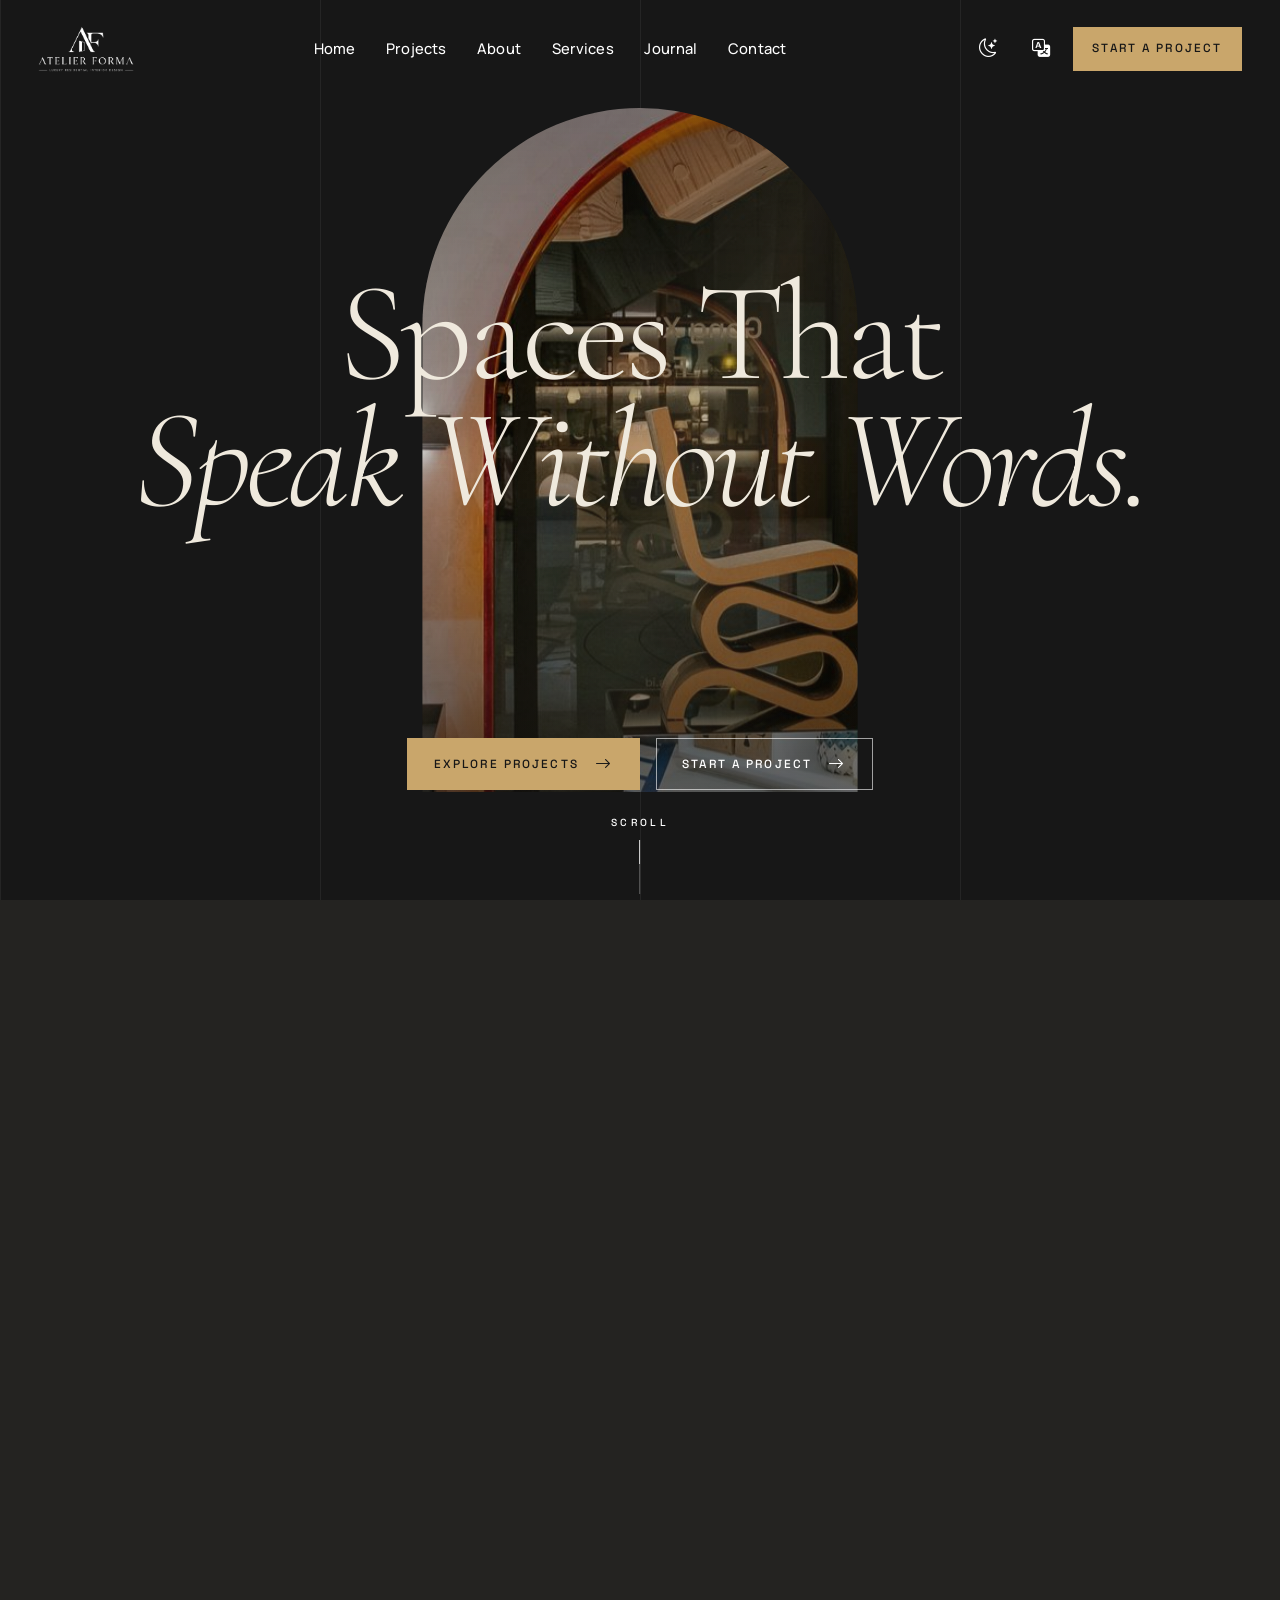
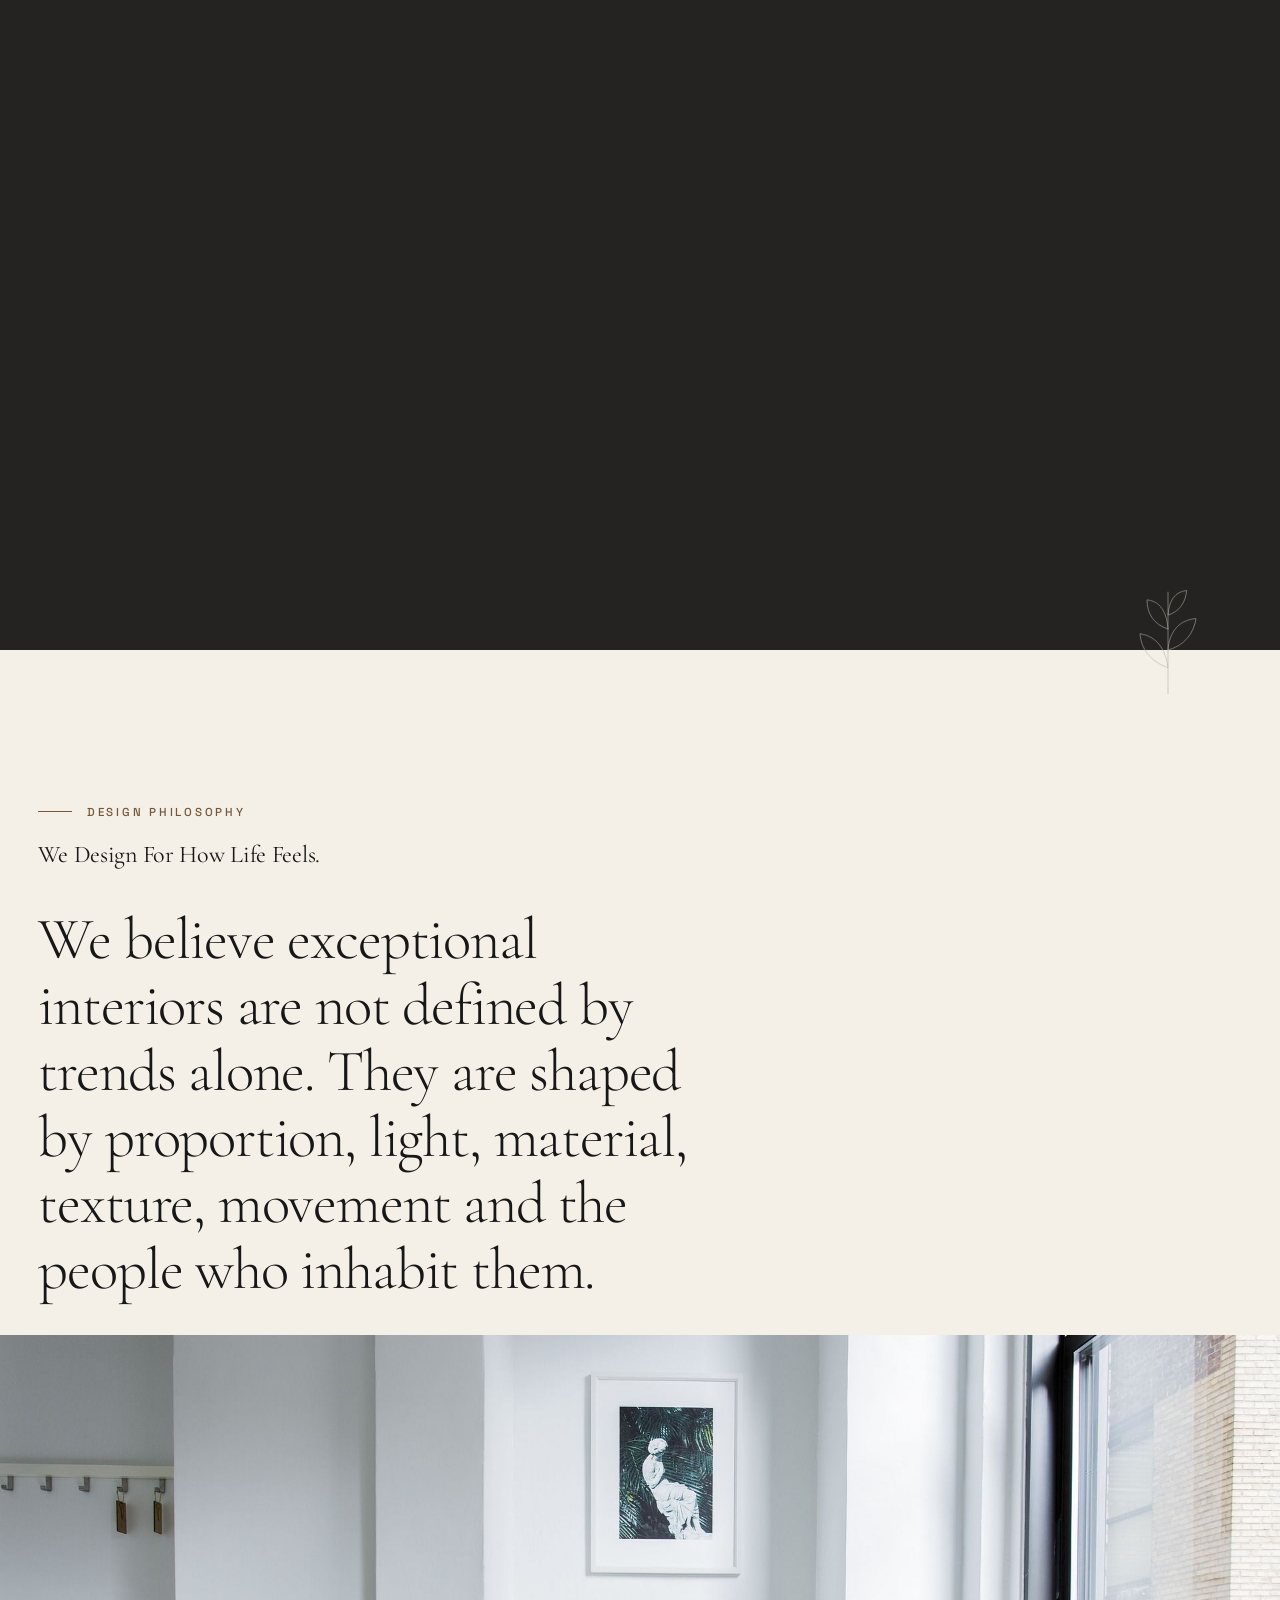
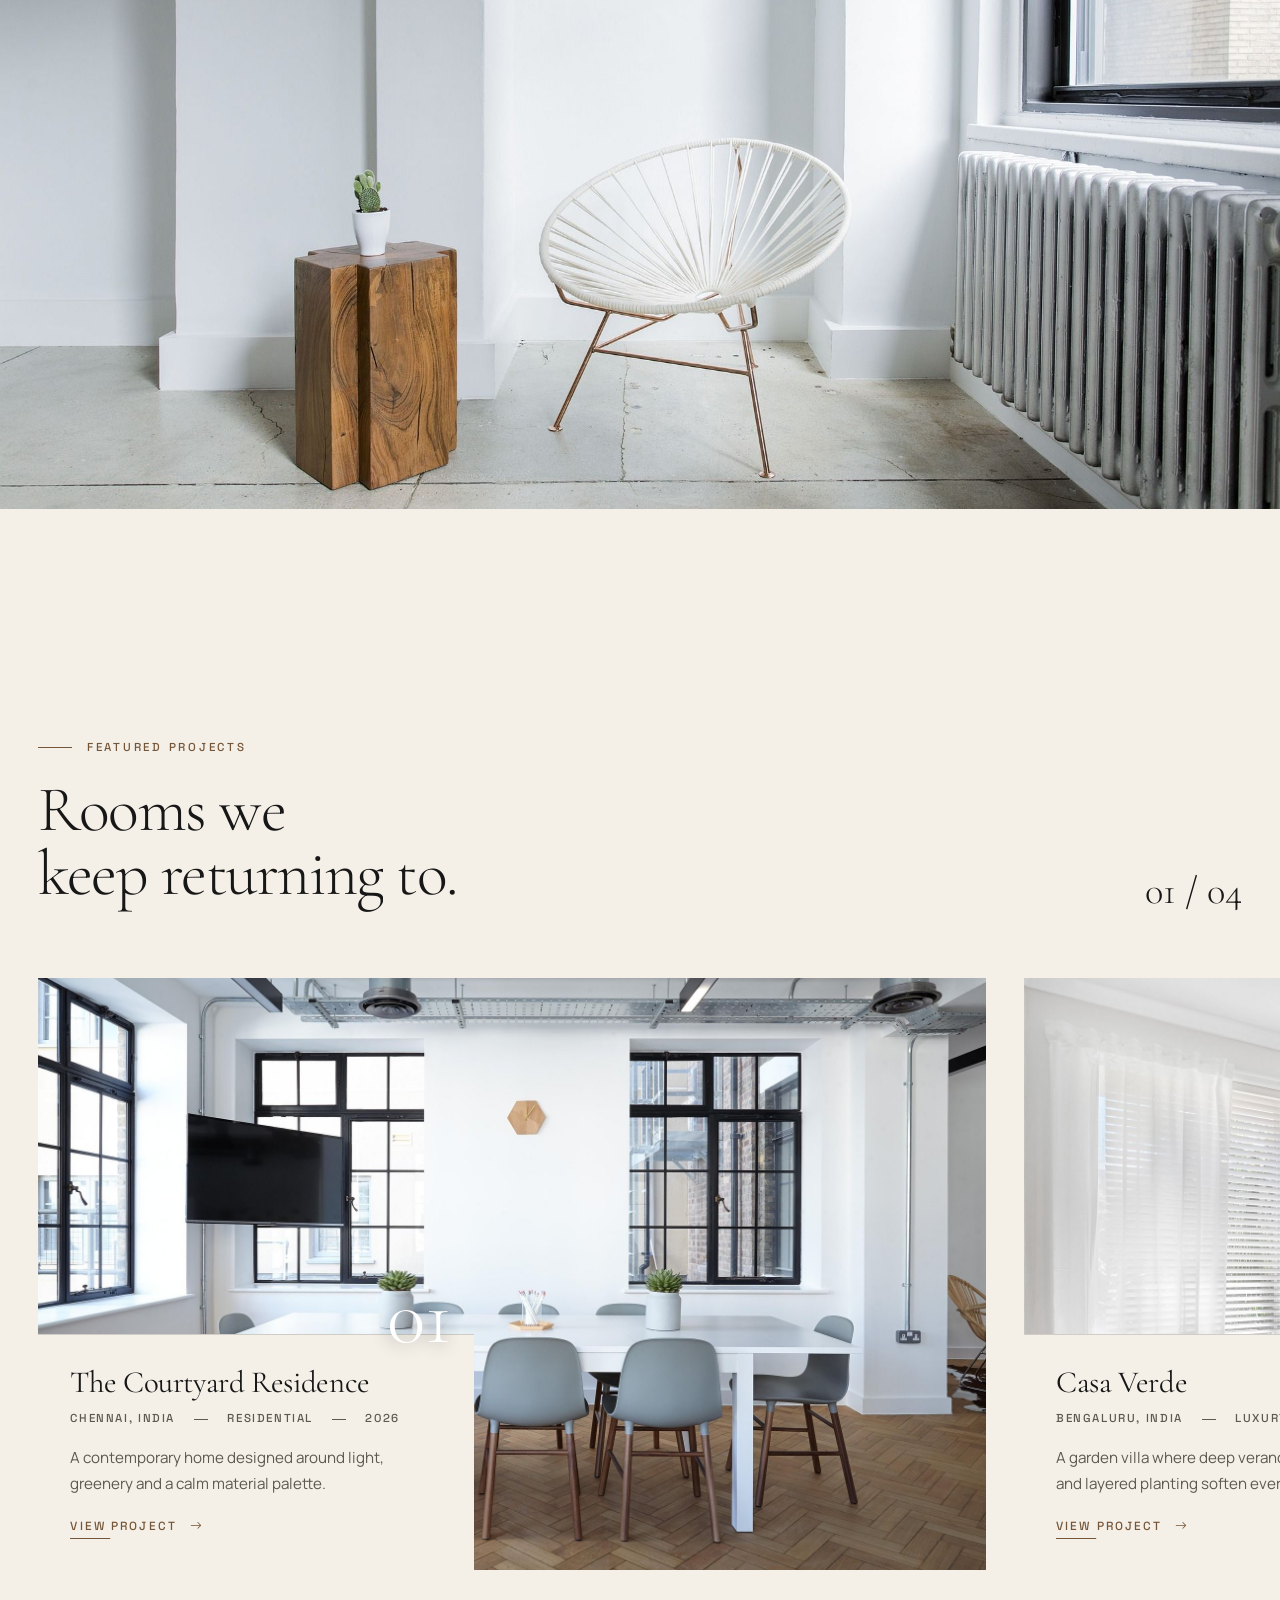
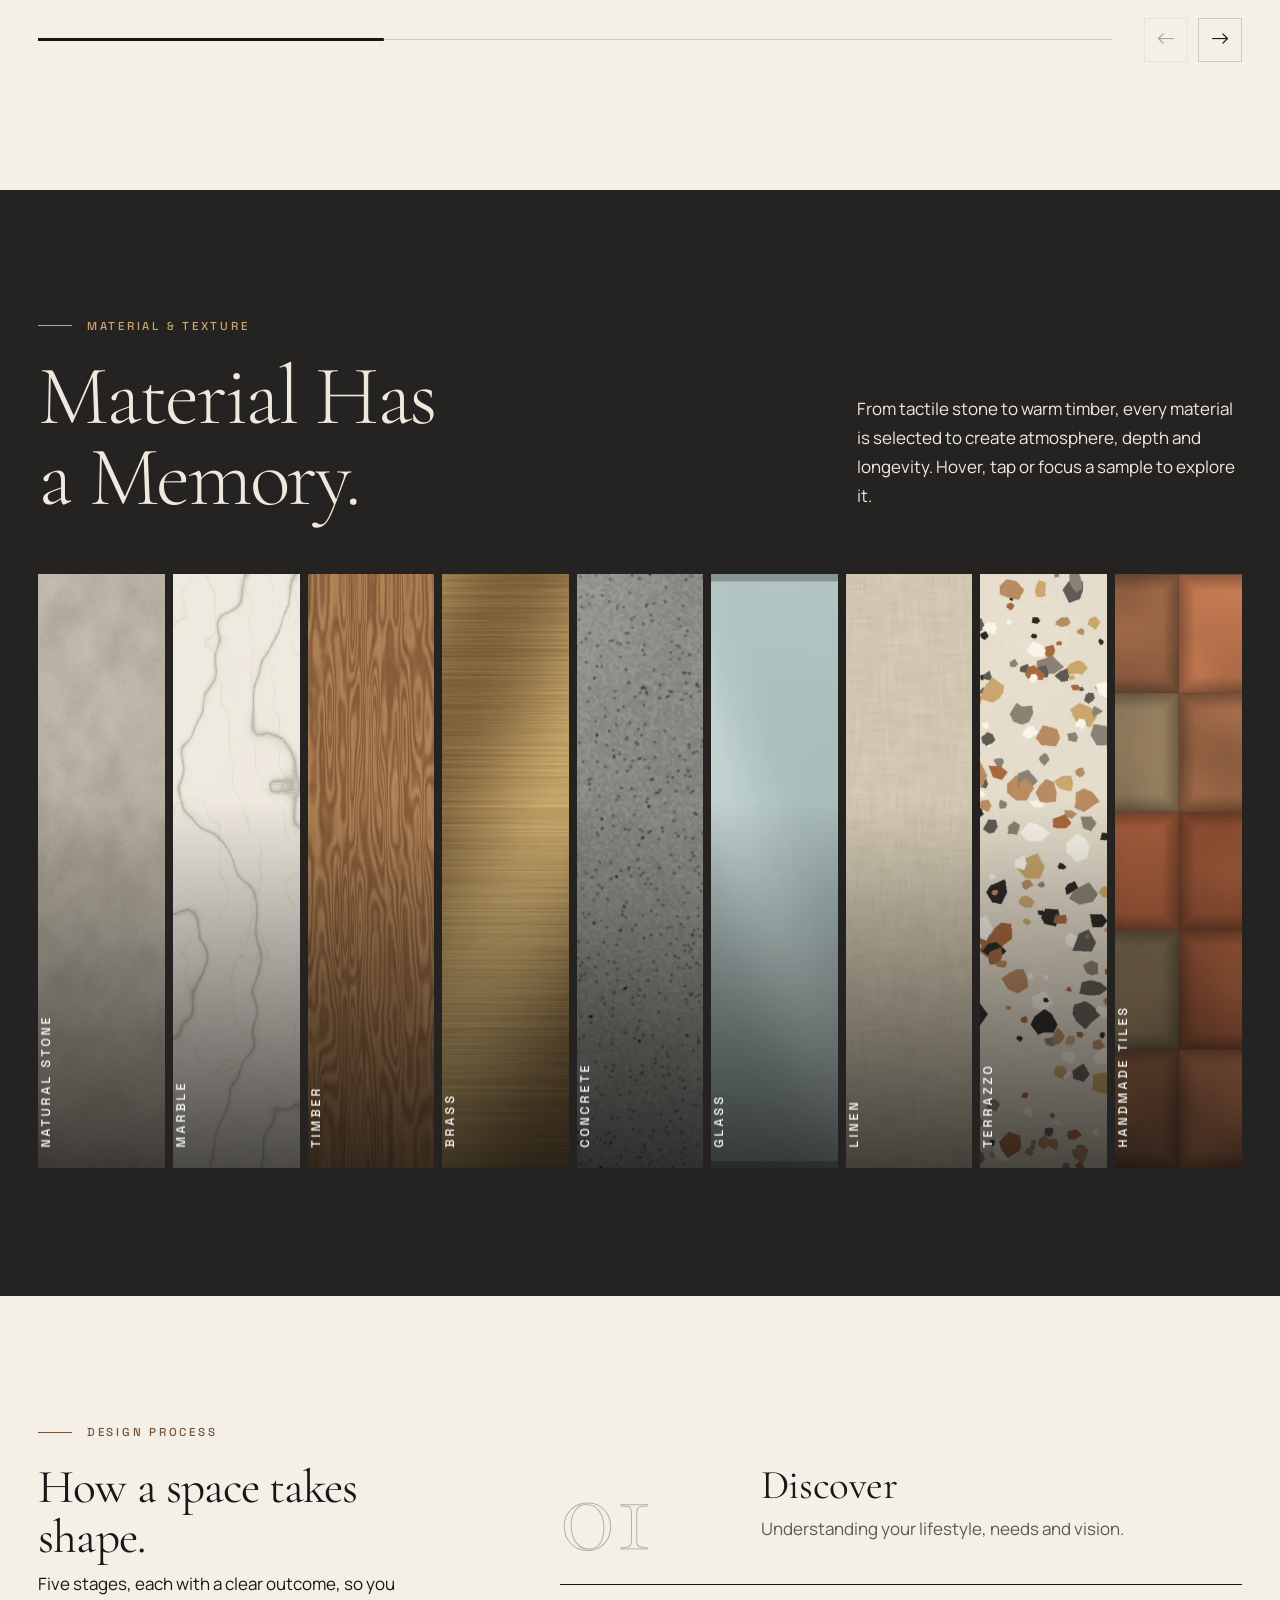
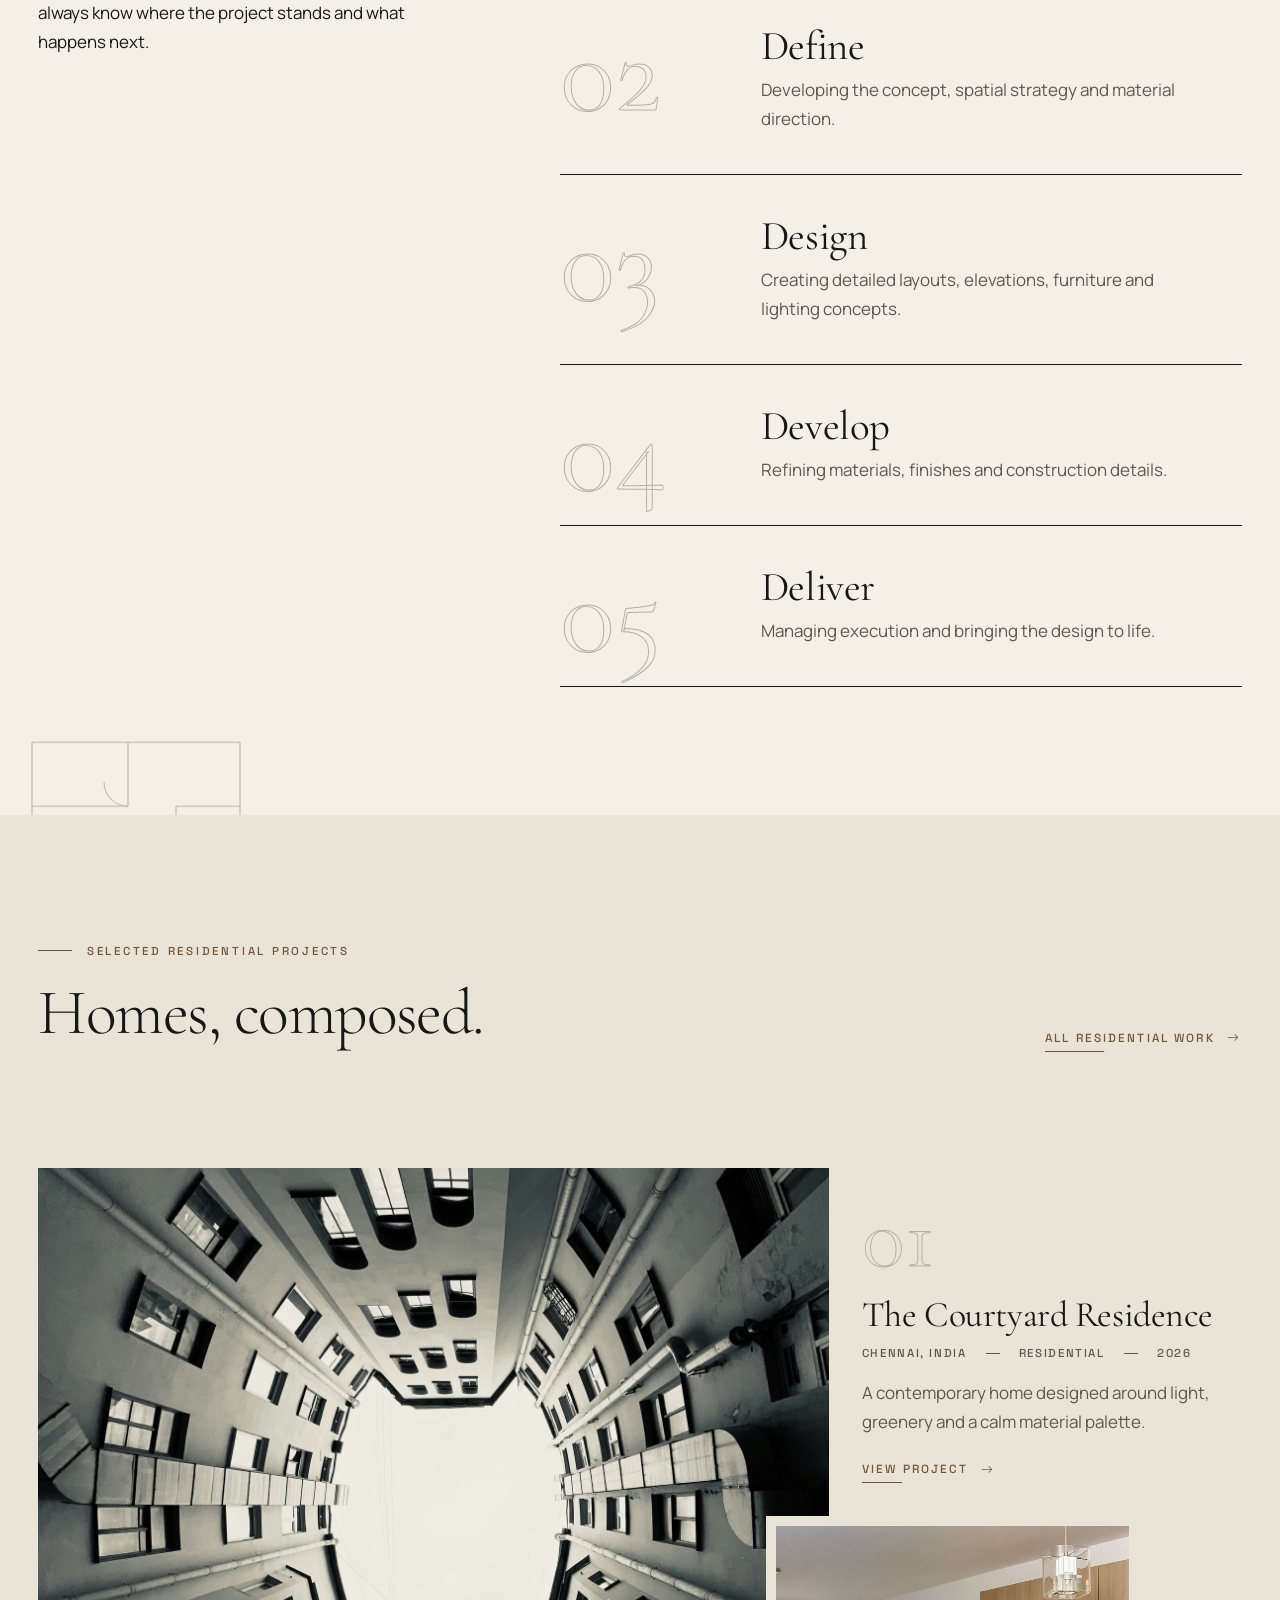
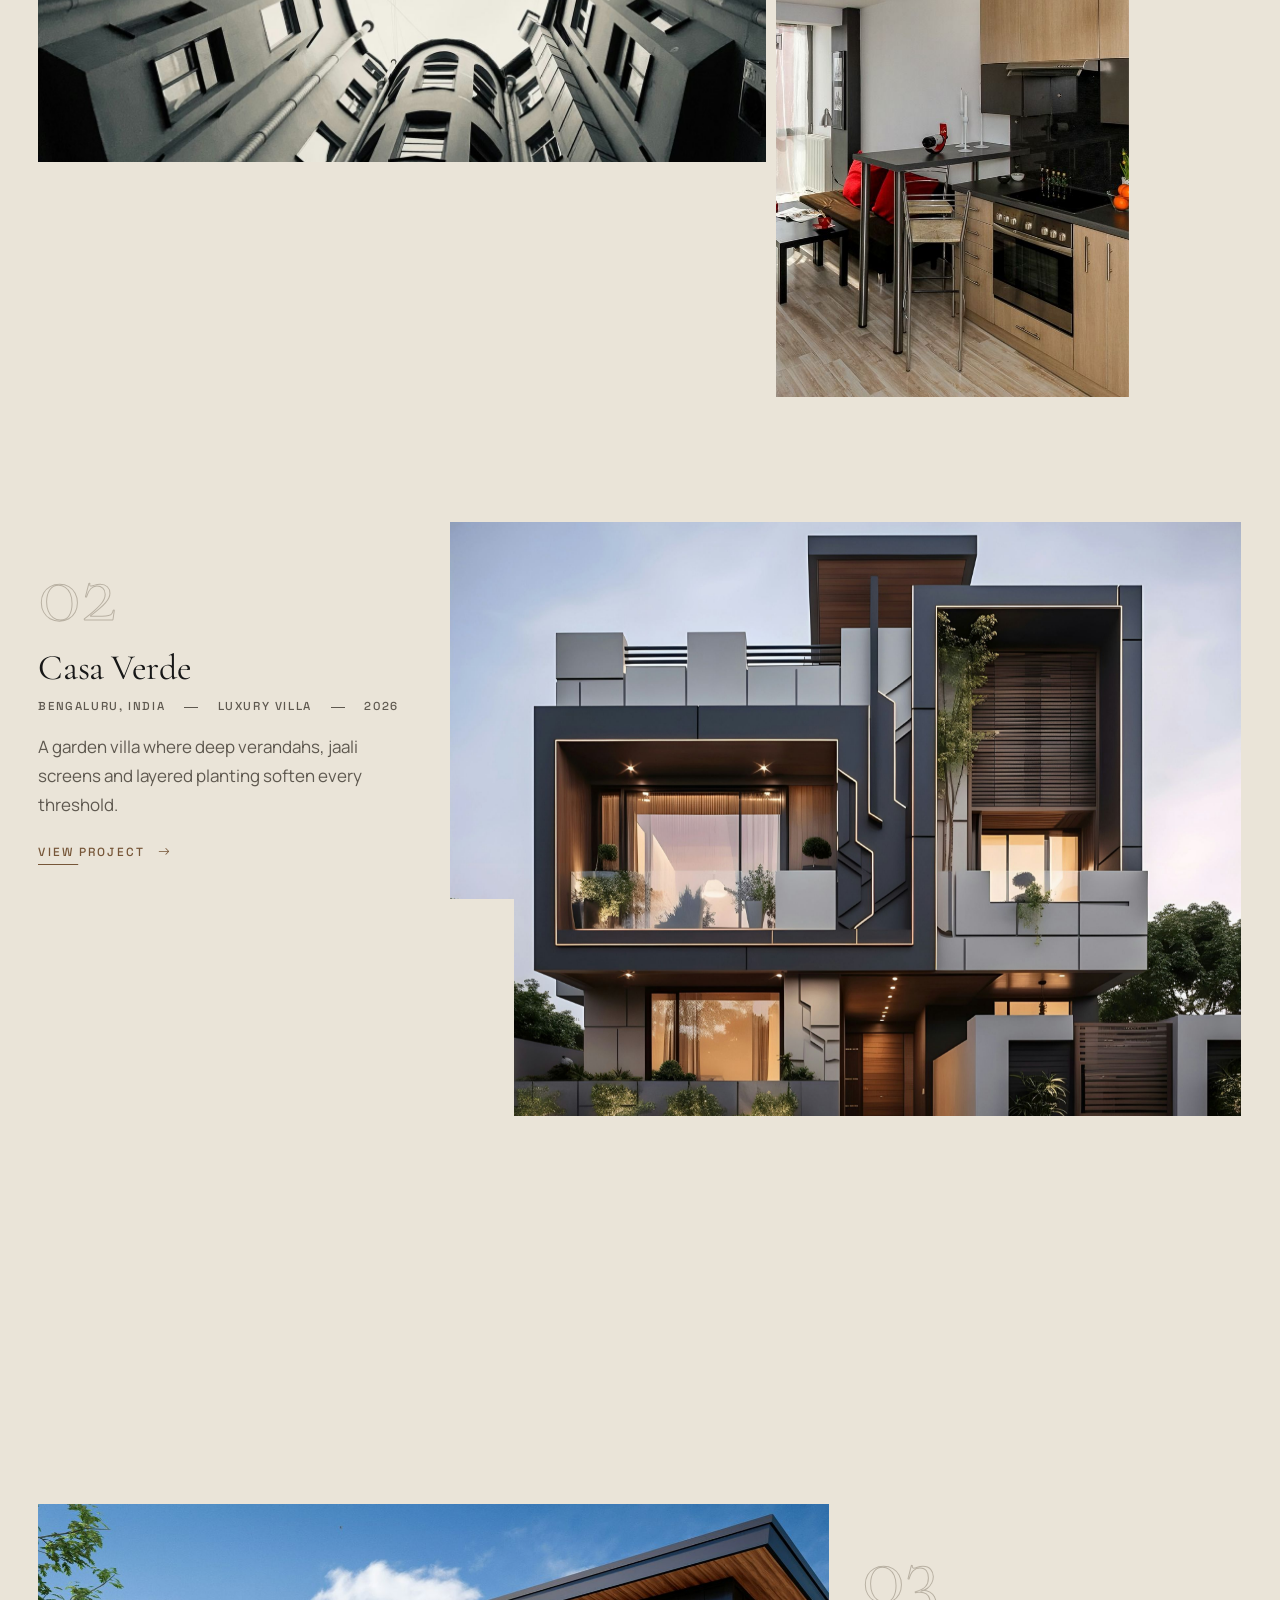
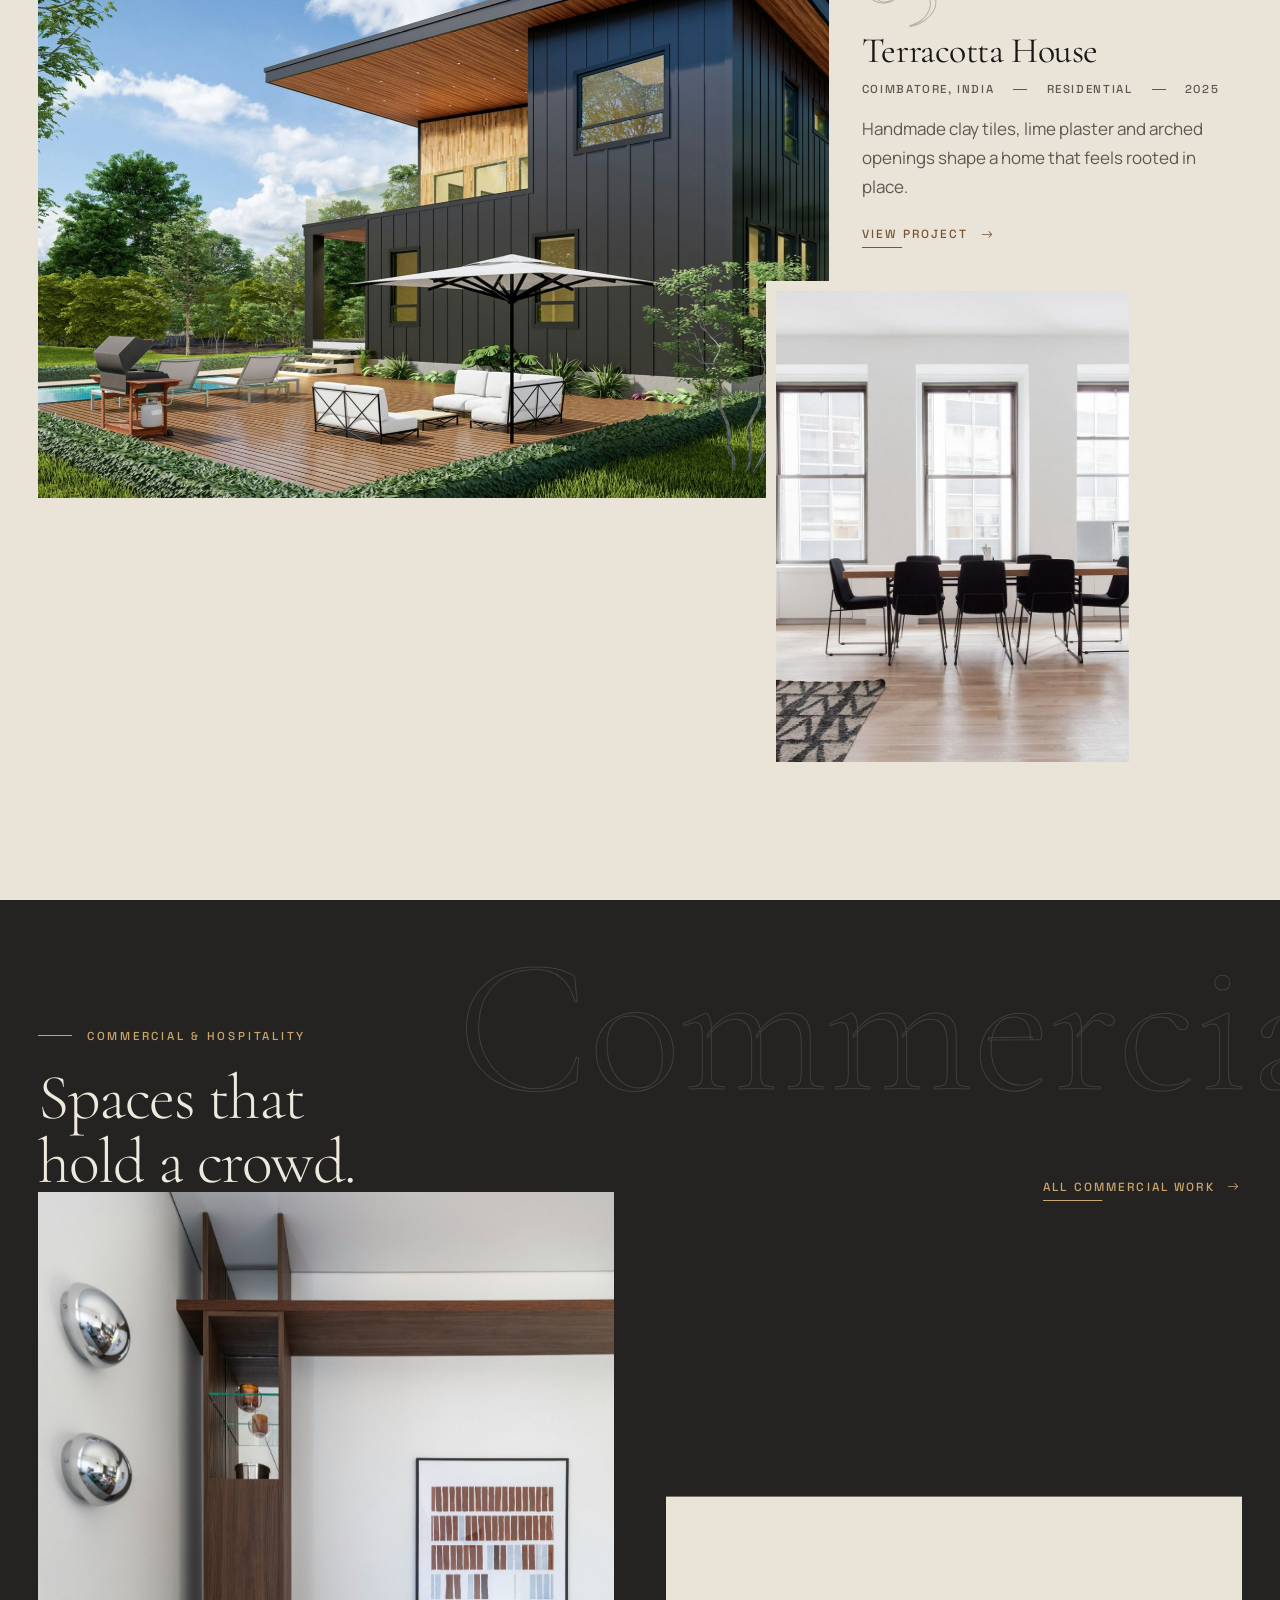
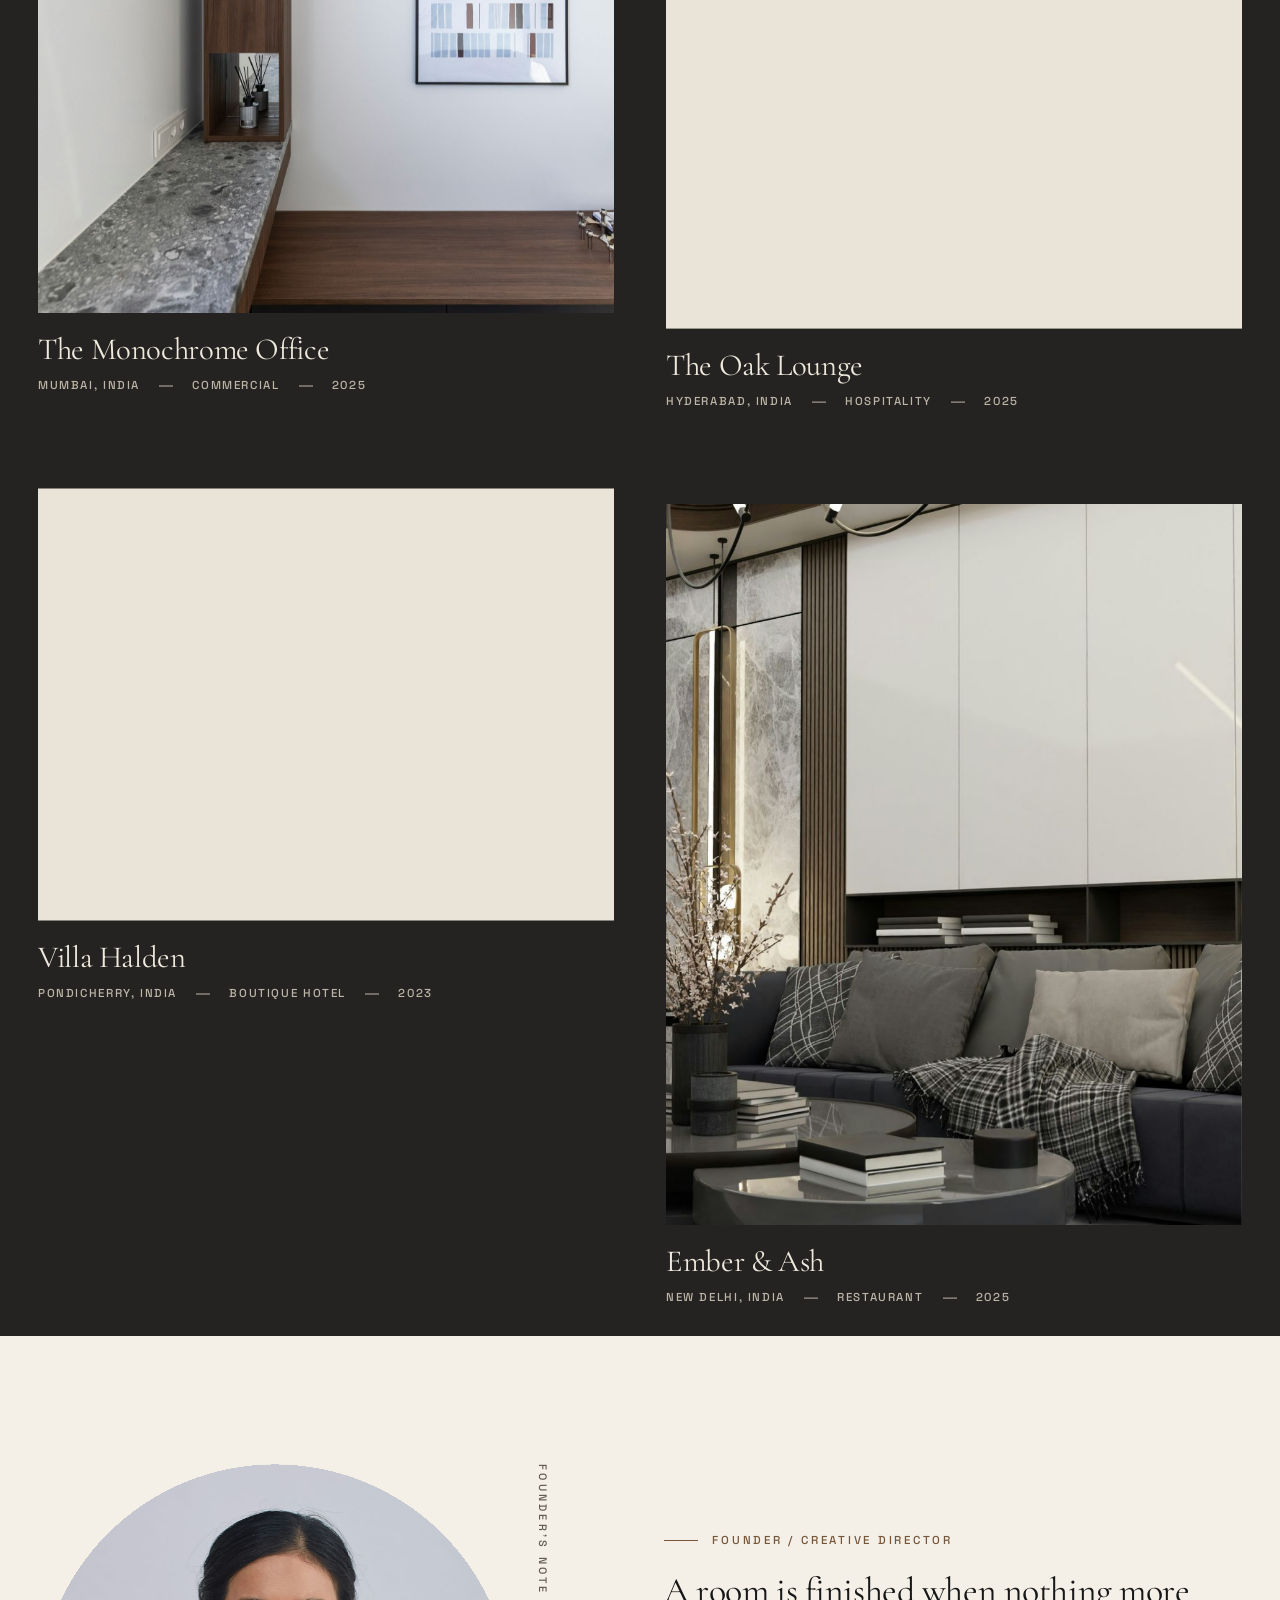
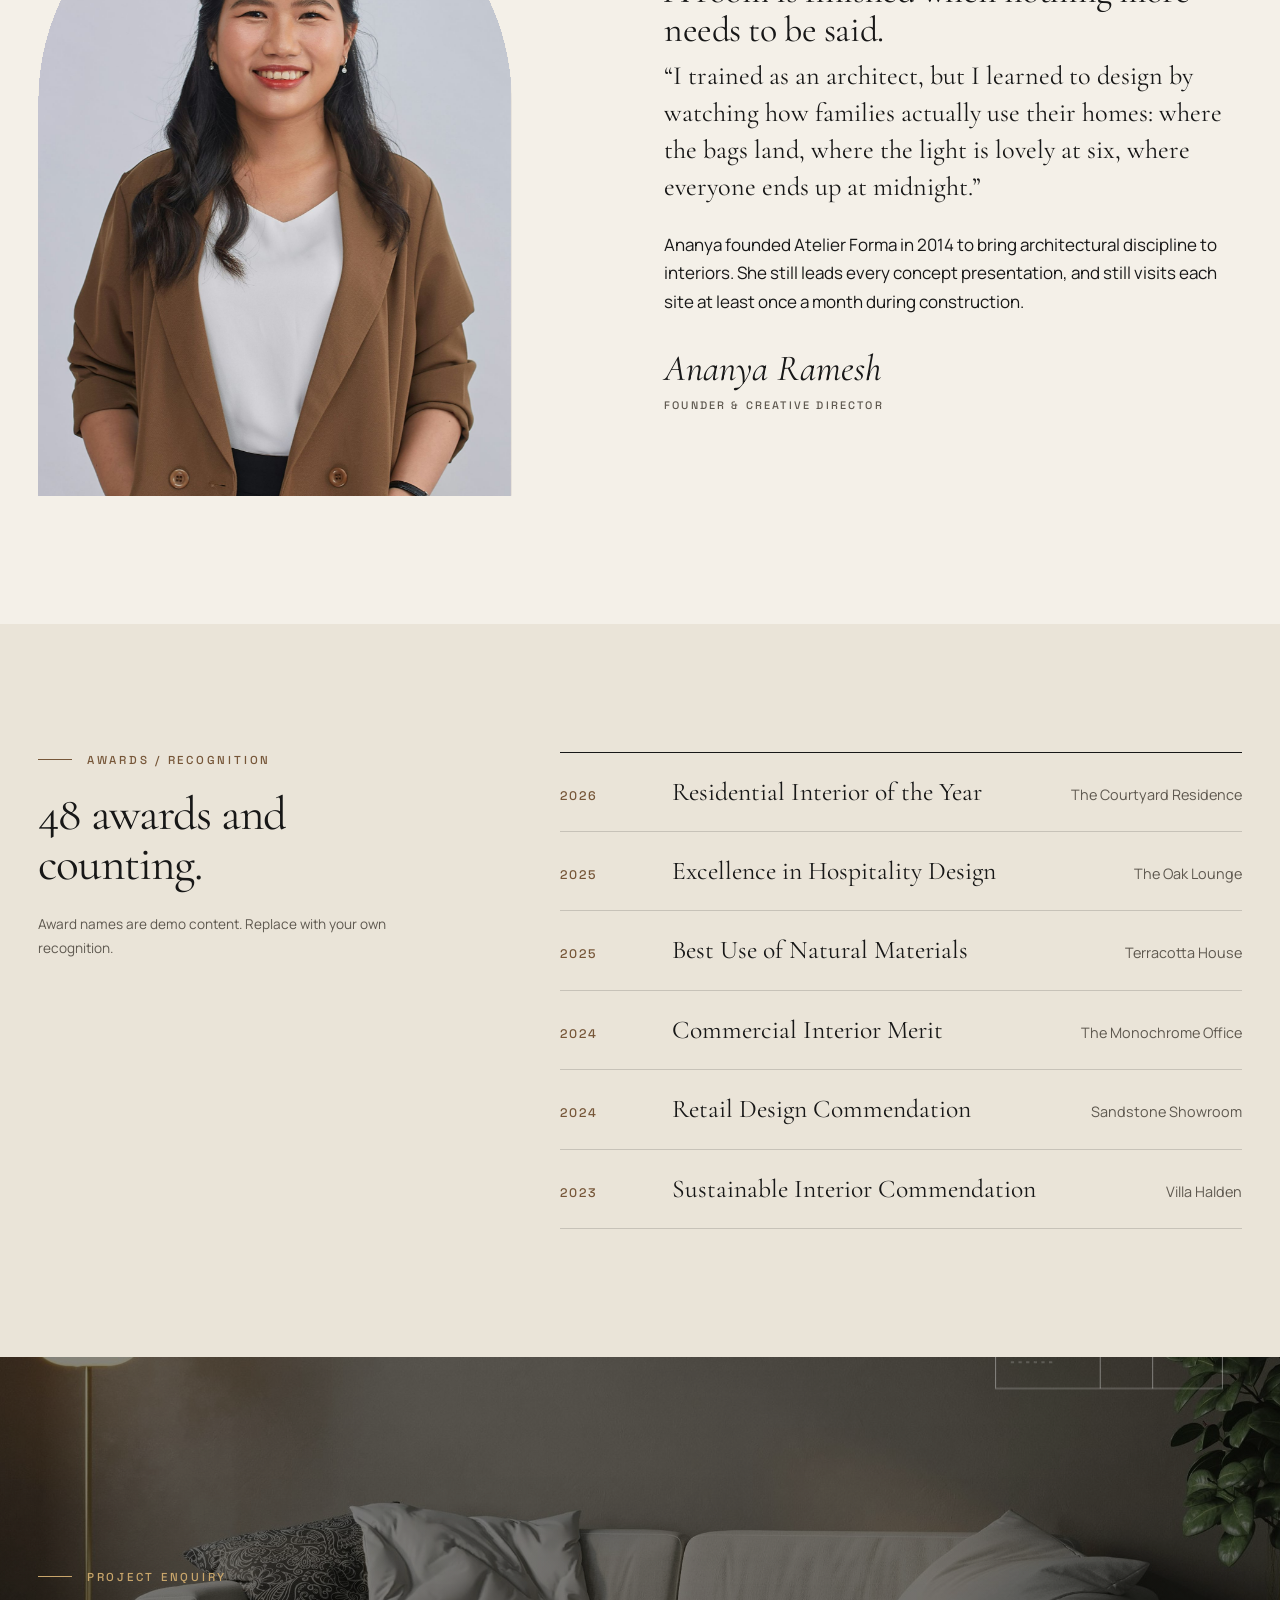
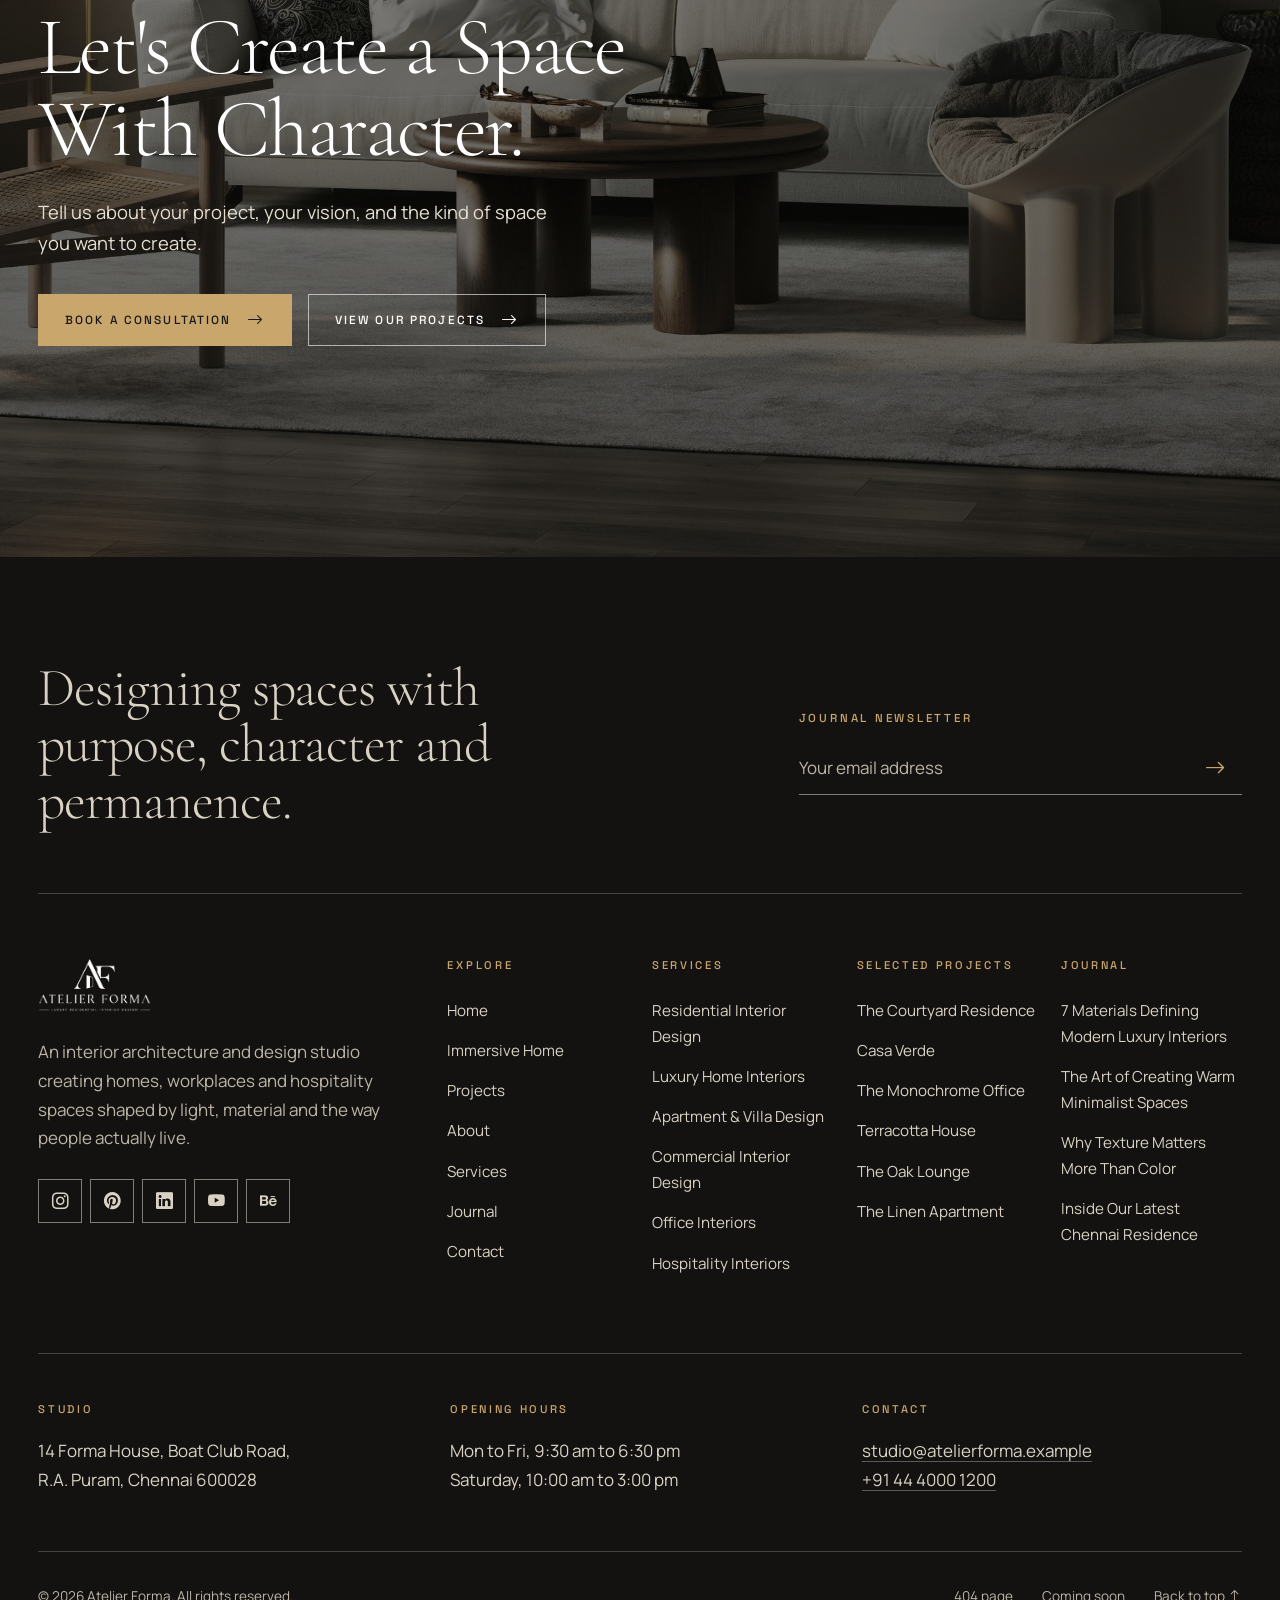
<file: home-2.html>
<!DOCTYPE html>
<html lang="en" data-theme="light" data-bs-theme="light">
<head>
  <meta charset="utf-8">
  <meta name="viewport" content="width=device-width, initial-scale=1">
  <title>Immersive Interior Experience | Atelier Forma</title>
  <meta name="description" content="An immersive, scroll-led look at Atelier Forma&#x27;s interiors: cinematic projects, material studies, our design process and the story behind the studio.">
  <meta name="robots" content="index, follow">
  <meta name="theme-color" content="#171717">
  <link rel="canonical" href="https://www.atelierforma.example/home-2.html">
<link rel="shortcut icon" href="assets/images/icon.png" type="image/x-icon">

  <meta property="og:type" content="website">
  <meta property="og:site_name" content="Atelier Forma">
  <meta property="og:title" content="Immersive Interior Experience | Atelier Forma">
  <meta property="og:description" content="An immersive, scroll-led look at Atelier Forma&#x27;s interiors: cinematic projects, material studies, our design process and the story behind the studio.">
  <meta property="og:url" content="https://www.atelierforma.example/home-2.html">
  <meta property="og:image" content="https://www.atelierforma.example/assets/images/og-cover.jpg">
  <meta name="twitter:card" content="summary_large_image">
  <meta name="twitter:title" content="Immersive Interior Experience | Atelier Forma">
  <meta name="twitter:description" content="An immersive, scroll-led look at Atelier Forma&#x27;s interiors: cinematic projects, material studies, our design process and the story behind the studio.">
  <meta name="twitter:image" content="https://www.atelierforma.example/assets/images/og-cover.jpg">

  <script>
    /* Apply saved (or system) theme and text direction before first paint. */
    (function () {
      var d = document.documentElement;
      try {
        var t = localStorage.getItem('af-theme');
        if (!t) t = window.matchMedia('(prefers-color-scheme: dark)').matches ? 'dark' : 'light';
        d.setAttribute('data-theme', t); d.setAttribute('data-bs-theme', t);
        if (localStorage.getItem('af-dir') === 'rtl') d.setAttribute('dir', 'rtl');
      } catch (e) {}
      d.classList.add('js');
    })();
  </script>
  <link rel="preconnect" href="https://fonts.googleapis.com">
  <link rel="preconnect" href="https://fonts.gstatic.com" crossorigin>
  <link rel="preconnect" href="https://cdn.jsdelivr.net" crossorigin>
  <link rel="preload" as="image" href="assets/images/banner2.jpg" fetchpriority="high">
  <link rel="stylesheet" href="https://fonts.googleapis.com/css2?family=Cormorant+Garamond:ital,wght@0,300;0,400;0,500;0,600;1,300;1,400;1,500&family=Manrope:wght@300;400;500;600;700&family=Space+Grotesk:wght@400;500;600&display=swap">
  <link rel="stylesheet" href="https://cdn.jsdelivr.net/npm/bootstrap@5.3.3/dist/css/bootstrap.min.css" id="bs-css" data-ltr="https://cdn.jsdelivr.net/npm/bootstrap@5.3.3/dist/css/bootstrap.min.css" data-rtl="https://cdn.jsdelivr.net/npm/bootstrap@5.3.3/dist/css/bootstrap.rtl.min.css" crossorigin="anonymous">
  <script>if (document.documentElement.getAttribute('dir') === 'rtl') document.getElementById('bs-css').href = 'https://cdn.jsdelivr.net/npm/bootstrap@5.3.3/dist/css/bootstrap.rtl.min.css';</script>
  <link rel="stylesheet" href="https://cdn.jsdelivr.net/npm/bootstrap-icons@1.11.3/font/bootstrap-icons.min.css" crossorigin="anonymous">
  <link rel="stylesheet" href="assets/css/style.css">
  <link rel="stylesheet" href="assets/css/dark-mode.css">
  <link rel="stylesheet" href="assets/css/rtl.css">
  
  <script type="application/ld+json">
{
  "@context": "https://schema.org",
  "@graph": [
    {
      "@type": "Organization",
      "@id": "https://www.atelierforma.example/#organization",
      "name": "Atelier Forma",
      "url": "https://www.atelierforma.example/",
      "logo": "https://www.atelierforma.example/assets/images/favicon.svg",
      "description": "Interior architecture and design studio creating residential, commercial and hospitality interiors.",
      "sameAs": [
        "https://www.instagram.com/",
        "https://www.pinterest.com/",
        "https://www.linkedin.com/",
        "https://www.youtube.com/",
        "https://www.behance.net/"
      ]
    },
    {
      "@type": [
        "LocalBusiness",
        "ProfessionalService",
        "HomeAndConstructionBusiness"
      ],
      "@id": "https://www.atelierforma.example/#studio",
      "name": "Atelier Forma",
      "description": "Luxury interior architecture and design studio. Residential, commercial, hospitality and bespoke furniture design across India.",
      "url": "https://www.atelierforma.example/",
      "image": "https://www.atelierforma.example/assets/images/og-cover.jpg",
      "telephone": "+91 44 4000 1200",
      "email": "studio@atelierforma.example",
      "priceRange": "₹₹₹",
      "address": {
        "@type": "PostalAddress",
        "streetAddress": "14 Forma House, Boat Club Road, R.A. Puram",
        "addressLocality": "Chennai",
        "addressRegion": "Tamil Nadu",
        "postalCode": "600028",
        "addressCountry": "IN"
      },
      "geo": {
        "@type": "GeoCoordinates",
        "latitude": 13.0244,
        "longitude": 80.254
      },
      "openingHoursSpecification": [
        {
          "@type": "OpeningHoursSpecification",
          "dayOfWeek": [
            "Monday",
            "Tuesday",
            "Wednesday",
            "Thursday",
            "Friday"
          ],
          "opens": "09:30",
          "closes": "18:30"
        },
        {
          "@type": "OpeningHoursSpecification",
          "dayOfWeek": "Saturday",
          "opens": "10:00",
          "closes": "15:00"
        }
      ],
      "areaServed": [
        "Chennai",
        "Bengaluru",
        "Mumbai",
        "Hyderabad",
        "Coimbatore",
        "Kochi",
        "New Delhi",
        "Pondicherry"
      ],
      "sameAs": [
        "https://www.instagram.com/",
        "https://www.pinterest.com/",
        "https://www.linkedin.com/",
        "https://www.youtube.com/",
        "https://www.behance.net/"
      ],
      "parentOrganization": {
        "@id": "https://www.atelierforma.example/#organization"
      }
    },
    {
      "@type": "WebPage",
      "@id": "https://www.atelierforma.example/home-2.html",
      "url": "https://www.atelierforma.example/home-2.html",
      "name": "Immersive Interior Experience | Atelier Forma",
      "isPartOf": {
        "@id": "https://www.atelierforma.example/#organization"
      }
    }
  ]
}
  </script>
</head>
<body class="page-home">
  <a class="skip-link" href="#main">Skip to main content</a>

  <header class="site-header" id="siteHeader">
    <div class="container-wide header-inner">
      <a class="brand" href="index.html" aria-label="Atelier Forma, Interior Architecture. Home">
        <img class="brand__mark" src="assets/images/logo.png" alt="Atelier Forma – Interior Architecture" width="160" height="77">
      </a>
      <nav class="nav-main d-none d-lg-block" aria-label="Primary">
        <ul class="nav-list">
          <li class="nav-item dropdown"><a class="nav-link dropdown-toggle active" href="index.html" role="button" data-bs-toggle="dropdown" aria-expanded="false" aria-current="page">Home</a><ul class="dropdown-menu"><li><a class="dropdown-item" href="index.html">Modern Studio Landing</a></li><li><a class="dropdown-item" href="home-2.html">Immersive Experience</a></li></ul></li>
          <li class="nav-item"><a class="nav-link" href="projects.html">Projects</a></li>
          <li class="nav-item"><a class="nav-link" href="about.html">About</a></li>
          <li class="nav-item"><a class="nav-link" href="services.html">Services</a></li>
          <li class="nav-item"><a class="nav-link" href="journal.html">Journal</a></li>
          <li class="nav-item"><a class="nav-link" href="contact.html">Contact</a></li>
        </ul>
      </nav>
      <div class="header-actions">
        <button class="icon-btn" type="button" data-theme-toggle aria-label="Switch to dark mode" aria-pressed="false"><i class="bi bi-moon-stars" aria-hidden="true"></i></button>
        <button class="icon-btn" type="button" data-rtl-toggle aria-label="Switch to right-to-left layout" aria-pressed="false"><i class="bi bi-translate" aria-hidden="true"></i></button>
        <a class="btn-forma btn-forma--solid btn-forma--sm d-none d-xl-inline-flex" href="contact.html#enquiry"><span>Start a Project</span></a>
        <button class="icon-btn d-lg-none" type="button" data-bs-toggle="offcanvas" data-bs-target="#mobileNav" aria-controls="mobileNav" aria-label="Open menu"><i class="bi bi-list" aria-hidden="true"></i></button>
      </div>
    </div>
  </header>

  <div class="offcanvas offcanvas-end mobile-nav" tabindex="-1" id="mobileNav" aria-labelledby="mobileNavLabel">
    <div class="offcanvas-header">
      <img class="brand__mark brand__mark--mobile" id="mobileNavLabel" src="assets/images/logo.png" alt="Atelier Forma">
      <button type="button" class="icon-btn" data-bs-dismiss="offcanvas" aria-label="Close menu"><i class="bi bi-x-lg" aria-hidden="true"></i></button>
    </div>
    <div class="offcanvas-body">
      <nav aria-label="Mobile">
        <ul class="mobile-links">
          <li><a href="index.html">Home</a><ul class="mobile-sub"><li><a href="index.html">Modern Landing</a></li><li><a href="home-2.html">Immersive Experience</a></li></ul></li>
          <li><a href="projects.html">Projects</a></li>
          <li><a href="about.html">About</a></li>
          <li><a href="services.html">Services</a></li>
          <li><a href="journal.html">Journal</a></li>
          <li><a href="contact.html">Contact</a></li>
        </ul>
      </nav>
      <div class="mobile-foot">
        <a class="btn-forma btn-forma--solid " href="contact.html#enquiry"><span>Start a Project</span><span class="btn-forma__icon"><i class="bi bi-arrow-right" aria-hidden="true"></i></span></a>
        <p class="mt-4 mb-1">14 Forma House, Boat Club Road, R.A. Puram, Chennai 600028, Tamil Nadu, India</p>
        <p class="mb-0"><a href="mailto:studio@atelierforma.example">studio@atelierforma.example</a><br><a href="tel:+914440001200">+91 44 4000 1200</a></p>
      </div>
    </div>
  </div>

  <main id="main">
    <!-- 1. CINEMATIC PINNED HERO -->
    <section class="hx on-dark" data-hx aria-labelledby="hx-title">
      <div class="hx__pin">
        <div class="hx__grid" aria-hidden="true"></div>
        <div class="hx__frame">
          <div class="hx__bg"><div class="hx__bgpx" data-depth="0.06"><img src="assets/images/banner2.jpg" srcset="" sizes="100vw" width="2400" height="1500" alt="Double-height living space with tall windows and a calm natural palette" fetchpriority="high" decoding="async"></div></div>
          <div class="hero__light" data-depth="0.08" aria-hidden="true"></div>
          <div class="hero__shade" aria-hidden="true"></div>
          <div class="hero__fg hero__fg--plant" data-depth="-0.06" aria-hidden="true"><svg viewBox="0 0 320 520" aria-hidden="true" focusable="false"><g fill="currentColor"><path d="M120 500h80l-10-90h-60z"/><path d="M160 410C150 300 150 210 160 90c10 120 10 210 0 320z" opacity=".95"/><path d="M160 380C90 360 40 300 30 210c60 20 110 70 130 170z"/><path d="M160 340c70-30 110-90 120-170-62 22-104 74-120 170z"/><path d="M160 260C110 240 80 190 80 120c50 16 76 62 80 140z"/><path d="M160 230c50-20 76-64 82-118-44 12-74 52-82 118z"/><path d="M160 170C138 140 134 100 148 50c22 32 24 74 12 120z"/></g></svg></div>
          <div class="hero__fg hero__fg--pendant" data-depth="-0.04" aria-hidden="true"><svg viewBox="0 0 200 420" aria-hidden="true" focusable="false"><g fill="currentColor"><rect x="99" y="0" width="2" height="250"/><path d="M30 340a70 70 0 0 1 140 0z"/><rect x="92" y="240" width="16" height="26"/></g><ellipse cx="100" cy="352" rx="60" ry="10" fill="#ffd9a0" opacity=".55"/></svg></div>
        </div>
        <div class="hx__type">
          <h1 class="hx__title" id="hx-title"><span class="hx__l" data-hx-l>Spaces That</span><span class="hx__r" data-hx-r><em>Speak Without Words.</em></span></h1>
        </div>
        <div class="hx__foot container-wide">
          <div class="hero__actions"><a class="btn-forma btn-forma--solid " href="projects.html"><span>Explore Projects</span><span class="btn-forma__icon"><i class="bi bi-arrow-right" aria-hidden="true"></i></span></a><a class="btn-forma btn-forma--ghost " href="contact.html#enquiry"><span>Start a Project</span><span class="btn-forma__icon"><i class="bi bi-arrow-right" aria-hidden="true"></i></span></a></div>
        </div>
        <a class="scroll-indicator" href="#statement" data-scroll-indicator aria-label="Scroll to the design philosophy"><span>Scroll</span><i class="scroll-indicator__line"></i></a>
      </div>
    </section>

    <!-- 2. STATEMENT -->
    <section class="section statement" id="statement" aria-labelledby="st-title">
      <svg class="float-el d-none d-lg-block" data-speed="0.2" style="top:12%;inset-inline-end:6%;width:70px" viewBox="0 0 120 200" fill="none" stroke="currentColor" stroke-width="1" aria-hidden="true" focusable="false"><path d="M60 196C60 130 60 90 60 20"/><path d="M60 150C30 140 14 118 12 92c28 4 44 26 48 58zM60 120c28-8 44-28 48-54-28 2-46 22-48 54zM60 84C36 76 24 58 24 34c22 2 34 20 36 50zM60 60c20-6 30-22 32-42-20 2-30 16-32 42z"/></svg>
      <div class="container-wide">
        <p class="eyebrow ">Design philosophy</p>
        <h2 class="t-sm-head" id="st-title">We Design For How Life Feels.</h2>
        <p class="statement__text" data-scrub-words>We believe exceptional interiors are not defined by trends alone. They are shaped by proportion, light, material, texture, movement and the people who inhabit them.</p>
      </div>
    </section>

    <!-- window expansion -->
    <section class="expander" aria-hidden="true">
      <div class="expander__frame" data-expand><img src="assets/images/service5.jpg" srcset="" sizes="100vw" width="2400" height="1400" alt="" loading="lazy" decoding="async"></div>
    </section>

    <!-- 3. FEATURED PROJECT SLIDER -->
    <section class="section slider-sec" aria-labelledby="sl-title">
      <div class="container-wide">
        <div class="section-head">
          <div><p class="eyebrow ">Featured projects</p><h2 class="t-xl" id="sl-title" data-reveal="text">Rooms we<br>keep returning to.</h2></div>
          <p class="section-head__aside" data-count-note><span data-h-current>01</span> / <span data-h-total>04</span></p>
        </div>
      </div>
      <div class="h-slider" data-h-slider>
        <ul class="h-slider__track slide-track" tabindex="0" role="region" aria-label="Featured projects, scroll horizontally"><li class="slide">
          <a class="slide__media" href="project-details.html" tabindex="-1" aria-hidden="true"><img src="assets/images/design1.jpg" srcset="" sizes="(min-width:992px) 70vw, 88vw" width="1600" height="1000" alt="" loading="lazy" decoding="async"></a>
          <div class="slide__info"><span class="slide__n" aria-hidden="true">01</span><h3>The Courtyard Residence</h3><ul class="meta-inline"><li>Chennai, India</li><li>Residential</li><li>2026</li></ul><p>A contemporary home designed around light, greenery and a calm material palette.</p><a class="link-arrow " href="project-details.html"><span>View project</span><i class="bi bi-arrow-right" aria-hidden="true"></i></a></div>
        </li><li class="slide">
          <a class="slide__media" href="project-details.html" tabindex="-1" aria-hidden="true"><img src="assets/images/design2.jpg" srcset=" " sizes="(min-width:992px) 70vw, 88vw" width="1600" height="1000" alt="" loading="lazy" decoding="async"></a>
          <div class="slide__info"><span class="slide__n" aria-hidden="true">02</span><h3>Casa Verde</h3><ul class="meta-inline"><li>Bengaluru, India</li><li>Luxury Villa</li><li>2026</li></ul><p>A garden villa where deep verandahs, jaali screens and layered planting soften every threshold.</p><a class="link-arrow " href="project-details.html"><span>View project</span><i class="bi bi-arrow-right" aria-hidden="true"></i></a></div>
        </li><li class="slide">
          <a class="slide__media" href="project-details.html" tabindex="-1" aria-hidden="true"><img src="assets/images/design3.jpg" srcset="" sizes="(min-width:992px) 70vw, 88vw" width="1600" height="1000" alt="" loading="lazy" decoding="async"></a>
          <div class="slide__info"><span class="slide__n" aria-hidden="true">03</span><h3>The Ivory Penthouse</h3><ul class="meta-inline"><li>Mumbai, India</li><li>Luxury Home</li><li>2023</li></ul><p>A sky-high penthouse in pale stone, plaster and bleached oak, composed like a gallery.</p><a class="link-arrow " href="project-details.html"><span>View project</span><i class="bi bi-arrow-right" aria-hidden="true"></i></a></div>
        </li><li class="slide">
          <a class="slide__media" href="project-details.html" tabindex="-1" aria-hidden="true"><img src="assets/images/design4.jpg" srcset="" sizes="(min-width:992px) 70vw, 88vw" width="1600" height="1000" alt="" loading="lazy" decoding="async"></a>
          <div class="slide__info"><span class="slide__n" aria-hidden="true">04</span><h3>Terracotta House</h3><ul class="meta-inline"><li>Coimbatore, India</li><li>Residential</li><li>2025</li></ul><p>Handmade clay tiles, lime plaster and arched openings shape a home that feels rooted in place.</p><a class="link-arrow " href="project-details.html"><span>View project</span><i class="bi bi-arrow-right" aria-hidden="true"></i></a></div>
        </li></ul>
        <div class="container-wide h-slider__ui">
          <div class="h-slider__progress" aria-hidden="true"><span data-h-progress></span></div>
          <div class="h-slider__btns">
            <button type="button" class="icon-btn icon-btn--ring" data-h-prev aria-label="Previous project"><i class="bi bi-arrow-left" aria-hidden="true"></i></button>
            <button type="button" class="icon-btn icon-btn--ring" data-h-next aria-label="Next project"><i class="bi bi-arrow-right" aria-hidden="true"></i></button>
          </div>
        </div>
      </div>
    </section>

    <!-- 4. MATERIAL & TEXTURE -->
    <section class="section tex-sec on-dark" aria-labelledby="tx-title">
      <div class="container-wide">
        <div class="row align-items-end gy-4 mb-5">
          <div class="col-lg-7"><p class="eyebrow ">Material &amp; texture</p><h2 class="t-xxl" id="tx-title" data-reveal="text">Material Has<br>a Memory.</h2></div>
          <div class="col-lg-4 offset-lg-1"><p data-reveal="fade-up">From tactile stone to warm timber, every material is selected to create atmosphere, depth and longevity. Hover, tap or focus a sample to explore it.</p></div>
        </div>
        <ul class="tex-strip" data-tex-strip><li class="tex" tabindex="0" data-tex aria-label="Natural Stone: Honed limestone and sandstone with a quiet, mineral softness.">
          <img src="assets/images/materials/stone.webp" width="720" height="960" alt="Natural Stone sample" loading="lazy" decoding="async">
          <span class="tex__name">Natural Stone</span><span class="tex__note">Honed limestone and sandstone with a quiet, mineral softness.</span></li><li class="tex" tabindex="0" data-tex aria-label="Marble: Ivory slabs with restrained veining, book-matched where it counts.">
          <img src="assets/images/materials/marble.webp" width="720" height="960" alt="Marble sample" loading="lazy" decoding="async">
          <span class="tex__name">Marble</span><span class="tex__note">Ivory slabs with restrained veining, book-matched where it counts.</span></li><li class="tex" tabindex="0" data-tex aria-label="Timber: Solid oak, walnut and teak, oiled to keep the grain visible.">
          <img src="assets/images/materials/timber.webp" width="720" height="960" alt="Timber sample" loading="lazy" decoding="async">
          <span class="tex__name">Timber</span><span class="tex__note">Solid oak, walnut and teak, oiled to keep the grain visible.</span></li><li class="tex" tabindex="0" data-tex aria-label="Brass: Hand-brushed fittings that warm and deepen with touch.">
          <img src="assets/images/materials/brass.webp" width="720" height="960" alt="Brass sample" loading="lazy" decoding="async">
          <span class="tex__name">Brass</span><span class="tex__note">Hand-brushed fittings that warm and deepen with touch.</span></li><li class="tex" tabindex="0" data-tex aria-label="Concrete: Micro-cement and cast surfaces for calm, sculptural volumes.">
          <img src="assets/images/materials/concrete.webp" width="720" height="960" alt="Concrete sample" loading="lazy" decoding="async">
          <span class="tex__name">Concrete</span><span class="tex__note">Micro-cement and cast surfaces for calm, sculptural volumes.</span></li><li class="tex" tabindex="0" data-tex aria-label="Glass: Fluted, tinted and clear glass to filter and borrow light.">
          <img src="assets/images/materials/glass.webp" width="720" height="960" alt="Glass sample" loading="lazy" decoding="async">
          <span class="tex__name">Glass</span><span class="tex__note">Fluted, tinted and clear glass to filter and borrow light.</span></li><li class="tex" tabindex="0" data-tex aria-label="Linen: Loosely woven natural upholstery and drapery with real weight.">
          <img src="assets/images/materials/linen.webp" width="720" height="960" alt="Linen sample" loading="lazy" decoding="async">
          <span class="tex__name">Linen</span><span class="tex__note">Loosely woven natural upholstery and drapery with real weight.</span></li><li class="tex" tabindex="0" data-tex aria-label="Terrazzo: Poured-in-place terrazzo with chips cut from local stone.">
          <img src="assets/images/materials/terrazzo.webp" width="720" height="960" alt="Terrazzo sample" loading="lazy" decoding="async">
          <span class="tex__name">Terrazzo</span><span class="tex__note">Poured-in-place terrazzo with chips cut from local stone.</span></li><li class="tex" tabindex="0" data-tex aria-label="Handmade Tiles: Glazed clay tiles with the variation only hands can make.">
          <img src="assets/images/materials/tiles.webp" width="720" height="960" alt="Handmade Tiles sample" loading="lazy" decoding="async">
          <span class="tex__name">Handmade Tiles</span><span class="tex__note">Glazed clay tiles with the variation only hands can make.</span></li></ul>
      </div>
    </section>

    <!-- 5. PROCESS -->
    <section class="section process-x" aria-labelledby="pr-title">
      <svg class="float-el d-none d-lg-block" data-speed="-0.1" style="bottom:6%;inset-inline-start:2%;width:220px" viewBox="0 0 220 160" fill="none" stroke="currentColor" stroke-width="1" aria-hidden="true" focusable="false"><path d="M6 6h208v148H6z"/><path d="M6 70h96M102 6v64M102 100v54M150 70h64M150 70v84"/><path d="M102 70a24 24 0 0 1-24-24" /><path d="M150 100a20 20 0 0 1 20 20" /><path d="M20 118h60M20 130h40" stroke-dasharray="3 4"/></svg>
      <div class="container-wide">
        <div class="row gx-lg-5">
          <div class="col-lg-4"><div class="process-x__sticky"><p class="eyebrow ">Design process</p><h2 class="t-lg" id="pr-title" data-reveal="text">How a space takes shape.</h2><p data-reveal="fade-up">Five stages, each with a clear outcome, so you always know where the project stands and what happens next.</p></div></div>
          <div class="col-lg-7 offset-lg-1"><ol class="px-steps"><li class="px-step" data-reveal="fade-up">
          <span class="px-step__n" aria-hidden="true">01</span>
          <div><h3>Discover</h3><p>Understanding your lifestyle, needs and vision.</p></div><i class="px-step__line" aria-hidden="true"></i></li><li class="px-step" data-reveal="fade-up">
          <span class="px-step__n" aria-hidden="true">02</span>
          <div><h3>Define</h3><p>Developing the concept, spatial strategy and material direction.</p></div><i class="px-step__line" aria-hidden="true"></i></li><li class="px-step" data-reveal="fade-up">
          <span class="px-step__n" aria-hidden="true">03</span>
          <div><h3>Design</h3><p>Creating detailed layouts, elevations, furniture and lighting concepts.</p></div><i class="px-step__line" aria-hidden="true"></i></li><li class="px-step" data-reveal="fade-up">
          <span class="px-step__n" aria-hidden="true">04</span>
          <div><h3>Develop</h3><p>Refining materials, finishes and construction details.</p></div><i class="px-step__line" aria-hidden="true"></i></li><li class="px-step" data-reveal="fade-up">
          <span class="px-step__n" aria-hidden="true">05</span>
          <div><h3>Deliver</h3><p>Managing execution and bringing the design to life.</p></div><i class="px-step__line" aria-hidden="true"></i></li></ol></div>
        </div>
      </div>
    </section>

    <!-- 6. RESIDENTIAL -->
    <section class="section residential on-paper" aria-labelledby="rs-title">
      <div class="container-wide">
        <div class="section-head"><div><p class="eyebrow ">Selected residential projects</p><h2 class="t-xl" id="rs-title" data-reveal="text">Homes, composed.</h2></div>
          <div class="section-head__aside"><a class="link-arrow " href="projects.html?cat=residential"><span>All residential work</span><i class="bi bi-arrow-right" aria-hidden="true"></i></a></div></div>
        <article class="rr rr--a">
          <div class="rr__main"><div class="frame reveal-media " style="--ar:4/3" data-reveal="curtain"><div class="px" data-parallax-img data-speed="0.06"><img src="assets/images/country.jpg" srcset="" sizes="(min-width:992px) 62vw, 100vw" width="1600" height="1200" alt="The Courtyard Residence, a contemporary home built around a central garden court" loading="lazy" decoding="async"></div></div></div>
          <div class="rr__second"><div class="frame reveal-media " style="--ar:3/4" data-reveal="wipe-x"><div class="px" data-parallax-img data-speed="0.16"><img src="assets/images/blog details2.jpg" srcset="" sizes="(min-width:992px) 24vw, 50vw" width="900" height="1200" alt="Living room of The Courtyard Residence with a calm palette and garden views" loading="lazy" decoding="async"></div></div></div>
          <div class="rr__text">
            <span class="rr__n" aria-hidden="true">01</span>
            <h3>The Courtyard Residence</h3><ul class="meta-inline"><li>Chennai, India</li><li>Residential</li><li>2026</li></ul><p>A contemporary home designed around light, greenery and a calm material palette.</p>
            <a class="link-arrow " href="project-details.html"><span>View project</span><i class="bi bi-arrow-right" aria-hidden="true"></i></a>
          </div>
        </article>
        <article class="rr rr--b">
          <div class="rr__main"><div class="frame reveal-media " style="--ar:4/3" data-reveal="curtain"><div class="px" data-parallax-img data-speed="0.06"><img src="assets/images/Casa Verde.jpg" srcset="" sizes="(min-width:992px) 62vw, 100vw" width="1600" height="1200" alt="Casa Verde villa with deep verandahs and layered greenery" loading="lazy" decoding="async"></div></div></div>
          <div class="rr__second"><div class="frame reveal-media " style="--ar:3/4" data-reveal="wipe-x"><div class="px" data-parallax-img data-speed="0.16"><img src="assets/images/design7.jpg" srcset="" sizes="(min-width:992px) 24vw, 50vw" width="900" height="1200" alt="Bright sitting room with layered neutrals and a woven rug" loading="lazy" decoding="async"></div></div></div>
          <div class="rr__text">
            <span class="rr__n" aria-hidden="true">02</span>
            <h3>Casa Verde</h3><ul class="meta-inline"><li>Bengaluru, India</li><li>Luxury Villa</li><li>2026</li></ul><p>A garden villa where deep verandahs, jaali screens and layered planting soften every threshold.</p>
            <a class="link-arrow " href="project-details.html"><span>View project</span><i class="bi bi-arrow-right" aria-hidden="true"></i></a>
          </div>
        </article>
        <article class="rr rr--a">
          <div class="rr__main"><div class="frame reveal-media " style="--ar:4/3" data-reveal="curtain"><div class="px" data-parallax-img data-speed="0.06"><img src="assets/images/Terracotta House.jpg" srcset="" sizes="(min-width:992px) 62vw, 100vw" width="1600" height="1200" alt="Terracotta House living area with handmade clay tiles and arched openings" loading="lazy" decoding="async"></div></div></div>
          <div class="rr__second"><div class="frame reveal-media " style="--ar:3/4" data-reveal="wipe-x"><div class="px" data-parallax-img data-speed="0.16"><img src="assets/images/design8.jpg" srcset="" sizes="(min-width:992px) 24vw, 50vw" width="900" height="1200" alt="Bedroom and reading corner with warm textiles" loading="lazy" decoding="async"></div></div></div>
          <div class="rr__text">
            <span class="rr__n" aria-hidden="true">03</span>
            <h3>Terracotta House</h3><ul class="meta-inline"><li>Coimbatore, India</li><li>Residential</li><li>2025</li></ul><p>Handmade clay tiles, lime plaster and arched openings shape a home that feels rooted in place.</p>
            <a class="link-arrow " href="project-details.html"><span>View project</span><i class="bi bi-arrow-right" aria-hidden="true"></i></a>
          </div>
        </article>
      </div>
    </section>

    <!-- 7. COMMERCIAL & HOSPITALITY -->
    <section class="section comm on-dark" aria-labelledby="cm-title">
      <div class="comm__type" aria-hidden="true" data-hmove="-0.3"><span>Commercial</span><span>Hospitality</span><span>Retail</span></div>
      <div class="container-wide">
        <div class="section-head"><div><p class="eyebrow ">Commercial &amp; hospitality</p><h2 class="t-xl" id="cm-title" data-reveal="text">Spaces that<br>hold a crowd.</h2></div>
          <div class="section-head__aside"><a class="link-arrow " href="projects.html?cat=commercial"><span>All commercial work</span><i class="bi bi-arrow-right" aria-hidden="true"></i></a></div></div>
        <div class="comm__cols">
          <div class="comm__col" data-speed="0.05"><article class="ch ">
          <a class="ch__media" href="project-details.html" tabindex="-1" aria-hidden="true"><div class="frame reveal-media " style="--ar:4/5" data-reveal="clip-up"><div class="px" data-parallax-img data-speed="0.05"><img src="assets/images/journal1.jpg" sizes="(min-width:992px) 36vw, 100vw" width="1200" height="1500" alt="" loading="lazy" decoding="async"></div></div></a>
          <h3><a href="project-details.html">The Monochrome Office</a></h3><ul class="meta-inline"><li>Mumbai, India</li><li>Commercial</li><li>2025</li></ul>
        </article><article class="ch ">
          <a class="ch__media" href="project-details.html" tabindex="-1" aria-hidden="true"><div class="frame reveal-media " style="--ar:4/3" data-reveal="clip-up"><div class="px" data-parallax-img data-speed="0.05"><img src="assets/images/journal2.jpg" srcset="" sizes="(min-width:992px) 36vw, 100vw" width="1200" height="1500" alt="" loading="lazy" decoding="async"></div></div></a>
          <h3><a href="project-details.html">Villa Halden</a></h3><ul class="meta-inline"><li>Pondicherry, India</li><li>Boutique Hotel</li><li>2023</li></ul>
        </article></div>
          <div class="comm__col comm__col--b" data-speed="-0.05"><article class="ch ">
          <a class="ch__media" href="project-details.html" tabindex="-1" aria-hidden="true"><div class="frame reveal-media " style="--ar:4/3" data-reveal="clip-up"><div class="px" data-parallax-img data-speed="0.05"><img src="assets/images/journal3.jpg" srcset="" sizes="(min-width:992px) 36vw, 100vw" width="1200" height="1500" alt="" loading="lazy" decoding="async"></div></div></a>
          <h3><a href="project-details.html">The Oak Lounge</a></h3><ul class="meta-inline"><li>Hyderabad, India</li><li>Hospitality</li><li>2025</li></ul>
        </article><article class="ch ">
          <a class="ch__media" href="project-details.html" tabindex="-1" aria-hidden="true"><div class="frame reveal-media " style="--ar:4/5" data-reveal="clip-up"><div class="px" data-parallax-img data-speed="0.05"><img src="assets/images/journal4.jpg" src="assets/images/journal4.jpg" sizes="(min-width:992px) 36vw, 100vw" width="1200" height="1500" alt="" loading="lazy" decoding="async"></div></div></a>
          <h3><a href="project-details.html">Ember &amp; Ash</a></h3><ul class="meta-inline"><li>New Delhi, India</li><li>Restaurant</li><li>2025</li></ul>
        </article></div>
        </div>
      </div>
    </section>

    <!-- 8. FOUNDER -->
    <section class="section founder" aria-labelledby="fd-title">
      <div class="container-wide">
        <div class="row gx-lg-5 gy-5 align-items-center">
          <div class="col-lg-5"><div class="founder__portrait"><div class="frame reveal-media " style="--ar:3/4" data-reveal="expand"><div class="px" data-parallax-img data-speed="0.06"><img src="assets/images/team5.jpg" sizes="(min-width:992px) 40vw, 100vw" width="1000" height="1300" alt="Ananya Ramesh, founder and creative director of Atelier Forma" loading="lazy" decoding="async"></div></div>
            <p class="founder__vertical" aria-hidden="true">Founder&rsquo;s note</p></div></div>
          <div class="col-lg-6 offset-lg-1">
            <p class="eyebrow ">Founder / creative director</p>
            <h2 class="t-md" id="fd-title" data-reveal="text">A room is finished when nothing more needs to be said.</h2>
            <p class="lead-serif" data-reveal="fade-up">&ldquo;I trained as an architect, but I learned to design by watching how families actually use their homes: where the bags land, where the light is lovely at six, where everyone ends up at midnight.&rdquo;</p>
            <p data-reveal="fade-up">Ananya founded Atelier Forma in 2014 to bring architectural discipline to interiors. She still leads every concept presentation, and still visits each site at least once a month during construction.</p>
            <p class="signature" data-reveal="fade-up">Ananya Ramesh<small>Founder &amp; Creative Director</small></p>
          </div>
        </div>
      </div>
    </section>

    <!-- 9. AWARDS -->
    <section class="section awards on-paper" aria-labelledby="aw-title">
      <div class="container-wide">
        <div class="row gx-lg-5">
          <div class="col-lg-4"><p class="eyebrow ">Awards / recognition</p><h2 class="t-lg" id="aw-title" data-reveal="text">48 awards and counting.</h2><p class="small-note">Award names are demo content. Replace with your own recognition.</p></div>
          <div class="col-lg-7 offset-lg-1"><ul class="award-list"><li class="award" data-reveal="fade-up"><span class="award__y">2026</span><span class="award__t">Residential Interior of the Year</span><span class="award__p">The Courtyard Residence</span></li><li class="award" data-reveal="fade-up"><span class="award__y">2025</span><span class="award__t">Excellence in Hospitality Design</span><span class="award__p">The Oak Lounge</span></li><li class="award" data-reveal="fade-up"><span class="award__y">2025</span><span class="award__t">Best Use of Natural Materials</span><span class="award__p">Terracotta House</span></li><li class="award" data-reveal="fade-up"><span class="award__y">2024</span><span class="award__t">Commercial Interior Merit</span><span class="award__p">The Monochrome Office</span></li><li class="award" data-reveal="fade-up"><span class="award__y">2024</span><span class="award__t">Retail Design Commendation</span><span class="award__p">Sandstone Showroom</span></li><li class="award" data-reveal="fade-up"><span class="award__y">2023</span><span class="award__t">Sustainable Interior Commendation</span><span class="award__p">Villa Halden</span></li></ul></div>
        </div>
      </div>
    </section>

    <!-- 10. CTA -->
    
    <section class="enquiry parallax-band on-dark" data-parallax-bg aria-labelledby="enquiry-title">
      <div class="parallax-band__media" aria-hidden="true"><img src="assets/images/ctc.jpg" srcset="" sizes="100vw" width="2000" height="1200" alt="" loading="lazy" decoding="async"></div>
      <div class="parallax-band__veil"></div>
      <svg class="float-el d-none d-lg-block float-el--tr" data-speed="0.2"  viewBox="0 0 220 160" fill="none" stroke="currentColor" stroke-width="1" aria-hidden="true" focusable="false"><path d="M6 6h208v148H6z"/><path d="M6 70h96M102 6v64M102 100v54M150 70h64M150 70v84"/><path d="M102 70a24 24 0 0 1-24-24" /><path d="M150 100a20 20 0 0 1 20 20" /><path d="M20 118h60M20 130h40" stroke-dasharray="3 4"/></svg>
      <div class="container-wide enquiry__inner">
        <p class="eyebrow ">Project enquiry</p>
        <h2 class="t-xl" id="enquiry-title" data-reveal="text">Let's Create a Space With Character.</h2>
        <p class="enquiry__lead" data-reveal="fade-up" style="--d:.15s">Tell us about your project, your vision, and the kind of space you want to create.</p>
        <div class="enquiry__actions" data-reveal="fade-up" style="--d:.25s">
          <a class="btn-forma btn-forma--solid " href="contact.html#enquiry"><span>Book a Consultation</span><span class="btn-forma__icon"><i class="bi bi-arrow-right" aria-hidden="true"></i></span></a>
          <a class="btn-forma btn-forma--ghost " href="projects.html"><span>View Our Projects</span><span class="btn-forma__icon"><i class="bi bi-arrow-right" aria-hidden="true"></i></span></a>
        </div>
      </div>
    </section>
  </main>

  <footer class="site-footer on-dark" role="contentinfo">
    <div class="container-wide">
      <div class="footer-top">
        <p class="footer-statement" data-reveal="fade-up">Designing spaces with purpose, character and permanence.</p>
        <form class="newsletter" data-newsletter novalidate>
          <label for="newsletter-email" class="eyebrow mb-3 d-block">Journal newsletter</label>
          <div class="newsletter__row">
            <input type="email" id="newsletter-email" name="email" placeholder="Your email address" autocomplete="email" required aria-describedby="newsletter-msg">
            <button type="submit" class="newsletter__btn" aria-label="Subscribe to the newsletter"><i class="bi bi-arrow-right" aria-hidden="true"></i></button>
          </div>
          <p class="newsletter__msg" id="newsletter-msg" role="status" aria-live="polite"></p>
        </form>
      </div>

      <div class="row gy-5 footer-cols">
        <div class="col-lg-4">
          <a class="brand brand--footer" href="index.html" aria-label="Atelier Forma home"><img class="brand__mark" src="assets/images/logo.png" alt="Atelier Forma – Interior Architecture" width="160" height="77"></a>
          <p class="footer-about">An interior architecture and design studio creating homes, workplaces and hospitality spaces shaped by light, material and the way people actually live.</p>
          <ul class="social social--footer"><li><a href="https://www.instagram.com/" target="_blank" rel="noopener noreferrer" aria-label="Instagram"><i class="bi bi-instagram" aria-hidden="true"></i></a></li><li><a href="https://www.pinterest.com/" target="_blank" rel="noopener noreferrer" aria-label="Pinterest"><i class="bi bi-pinterest" aria-hidden="true"></i></a></li><li><a href="https://www.linkedin.com/" target="_blank" rel="noopener noreferrer" aria-label="LinkedIn"><i class="bi bi-linkedin" aria-hidden="true"></i></a></li><li><a href="https://www.youtube.com/" target="_blank" rel="noopener noreferrer" aria-label="YouTube"><i class="bi bi-youtube" aria-hidden="true"></i></a></li><li><a href="https://www.behance.net/" target="_blank" rel="noopener noreferrer" aria-label="Behance"><i class="bi bi-behance" aria-hidden="true"></i></a></li></ul>
        </div>
        <div class="col-6 col-md-3 col-lg-2"><h2 class="footer-h">Explore</h2><ul class="footer-links"><li><a href="index.html">Home</a></li><li><a href="home-2.html">Immersive Home</a></li><li><a href="projects.html">Projects</a></li><li><a href="about.html">About</a></li><li><a href="services.html">Services</a></li><li><a href="journal.html">Journal</a></li><li><a href="contact.html">Contact</a></li></ul></div>
        <div class="col-6 col-md-3 col-lg-2"><h2 class="footer-h">Services</h2><ul class="footer-links"><li><a href="service-details.html">Residential Interior Design</a></li><li><a href="service-details.html">Luxury Home Interiors</a></li><li><a href="service-details.html">Apartment &amp; Villa Design</a></li><li><a href="service-details.html">Commercial Interior Design</a></li><li><a href="service-details.html">Office Interiors</a></li><li><a href="service-details.html">Hospitality Interiors</a></li></ul></div>
        <div class="col-6 col-md-3 col-lg-2"><h2 class="footer-h">Selected Projects</h2><ul class="footer-links"><li><a href="project-details.html">The Courtyard Residence</a></li><li><a href="project-details.html">Casa Verde</a></li><li><a href="project-details.html">The Monochrome Office</a></li><li><a href="project-details.html">Terracotta House</a></li><li><a href="project-details.html">The Oak Lounge</a></li><li><a href="project-details.html">The Linen Apartment</a></li></ul></div>
        <div class="col-6 col-md-3 col-lg-2"><h2 class="footer-h">Journal</h2><ul class="footer-links"><li><a href="journal-details.html">7 Materials Defining Modern Luxury Interiors</a></li><li><a href="journal-details.html">The Art of Creating Warm Minimalist Spaces</a></li><li><a href="journal-details.html">Why Texture Matters More Than Color</a></li><li><a href="journal-details.html">Inside Our Latest Chennai Residence</a></li></ul></div>
      </div>

      <div class="footer-contact">
        <div><h2 class="footer-h">Studio</h2><address>14 Forma House, Boat Club Road,<br>R.A. Puram, Chennai 600028</address></div>
        <div><h2 class="footer-h">Opening hours</h2><p>Mon to Fri, 9:30 am to 6:30 pm<br>Saturday, 10:00 am to 3:00 pm</p></div>
        <div><h2 class="footer-h">Contact</h2><p><a href="mailto:studio@atelierforma.example">studio@atelierforma.example</a><br><a href="tel:+914440001200">+91 44 4000 1200</a></p></div>
      </div>

      <div class="footer-bottom">
        <p class="mb-0">&copy; <span data-year>2026</span> Atelier Forma. All rights reserved.</p>
        <ul class="footer-legal">
          <li><a href="404.html">404 page</a></li>
          <li><a href="coming-soon.html">Coming soon</a></li>
          <li><a href="#top" data-back-to-top>Back to top <i class="bi bi-arrow-up" aria-hidden="true"></i></a></li>
        </ul>
      </div>
    </div>
  </footer>

  <button class="back-to-top" type="button" data-back-to-top aria-label="Back to top"><i class="bi bi-arrow-up" aria-hidden="true"></i></button>

  <script src="https://cdn.jsdelivr.net/npm/bootstrap@5.3.3/dist/js/bootstrap.bundle.min.js" crossorigin="anonymous" defer></script>
  <script src="assets/js/main.js" defer></script>
  <script src="assets/js/parallax.js" defer></script>
</body>
</html>
</file>
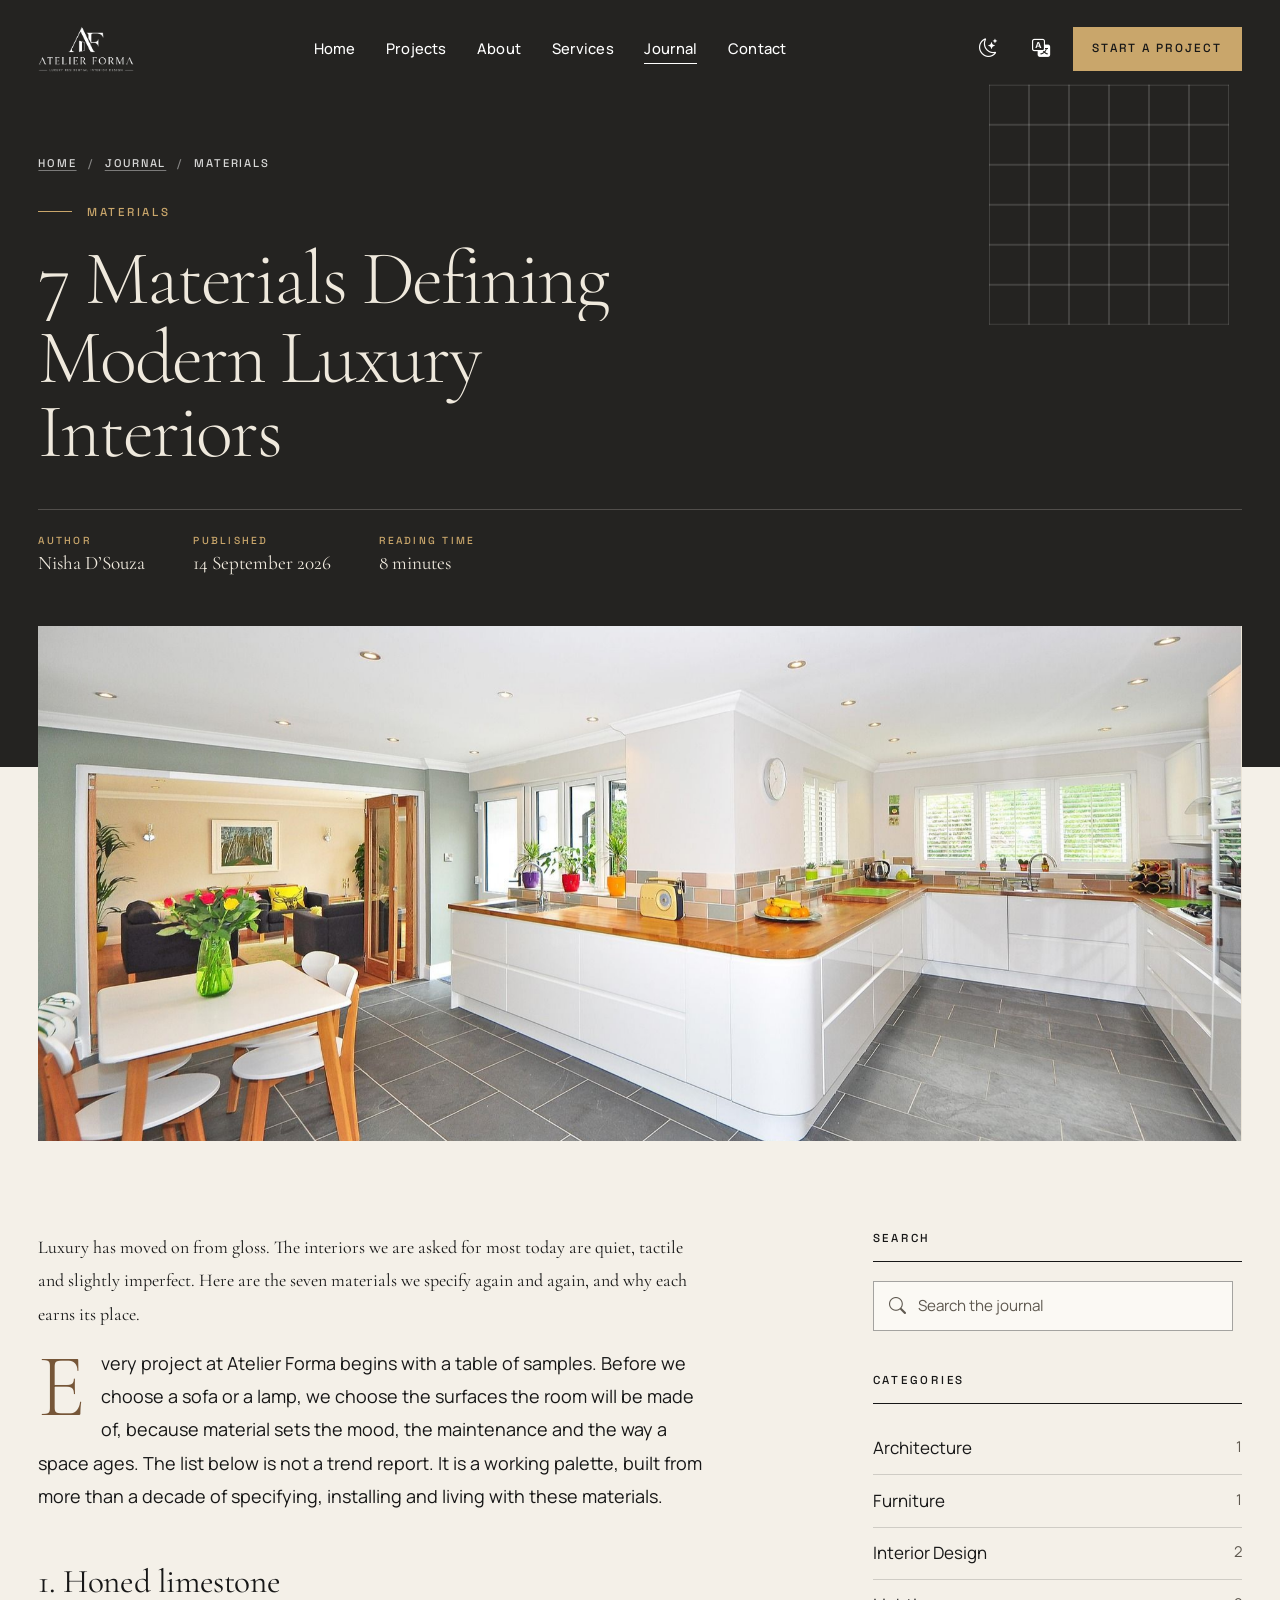
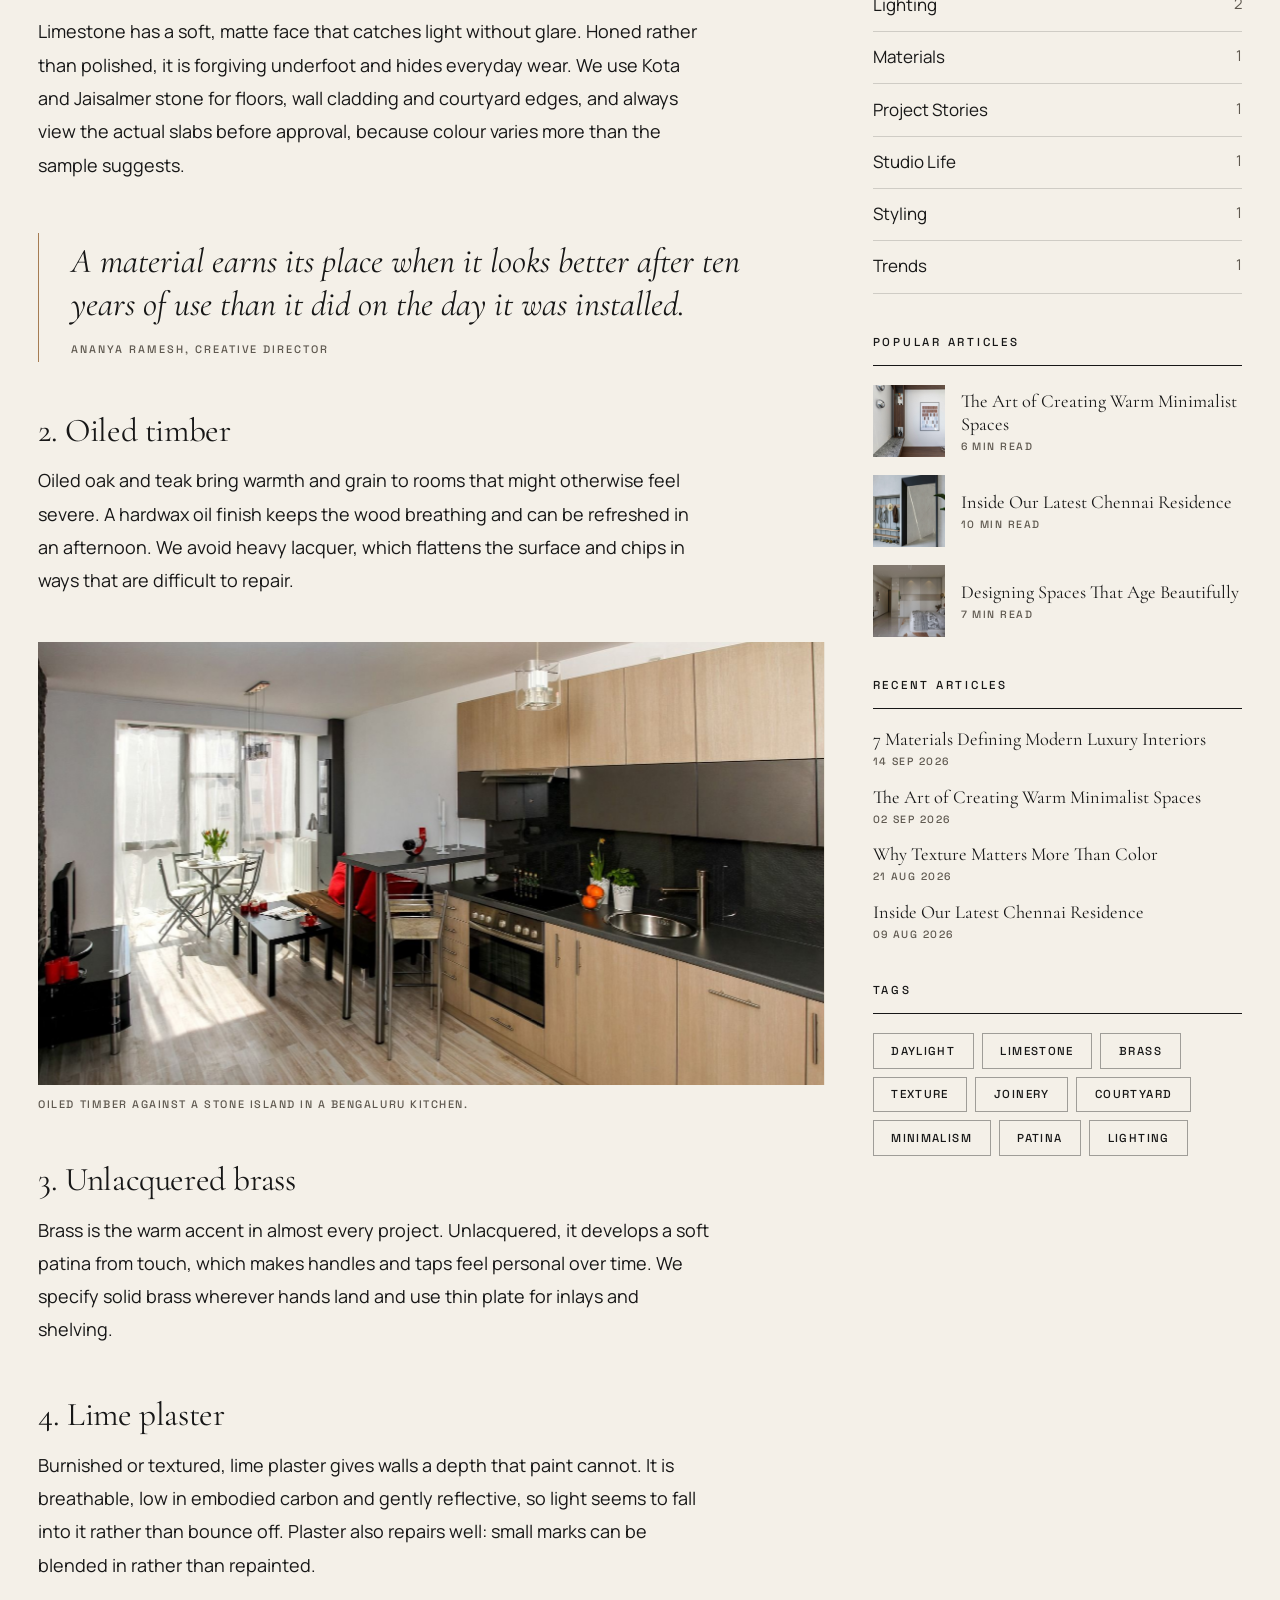
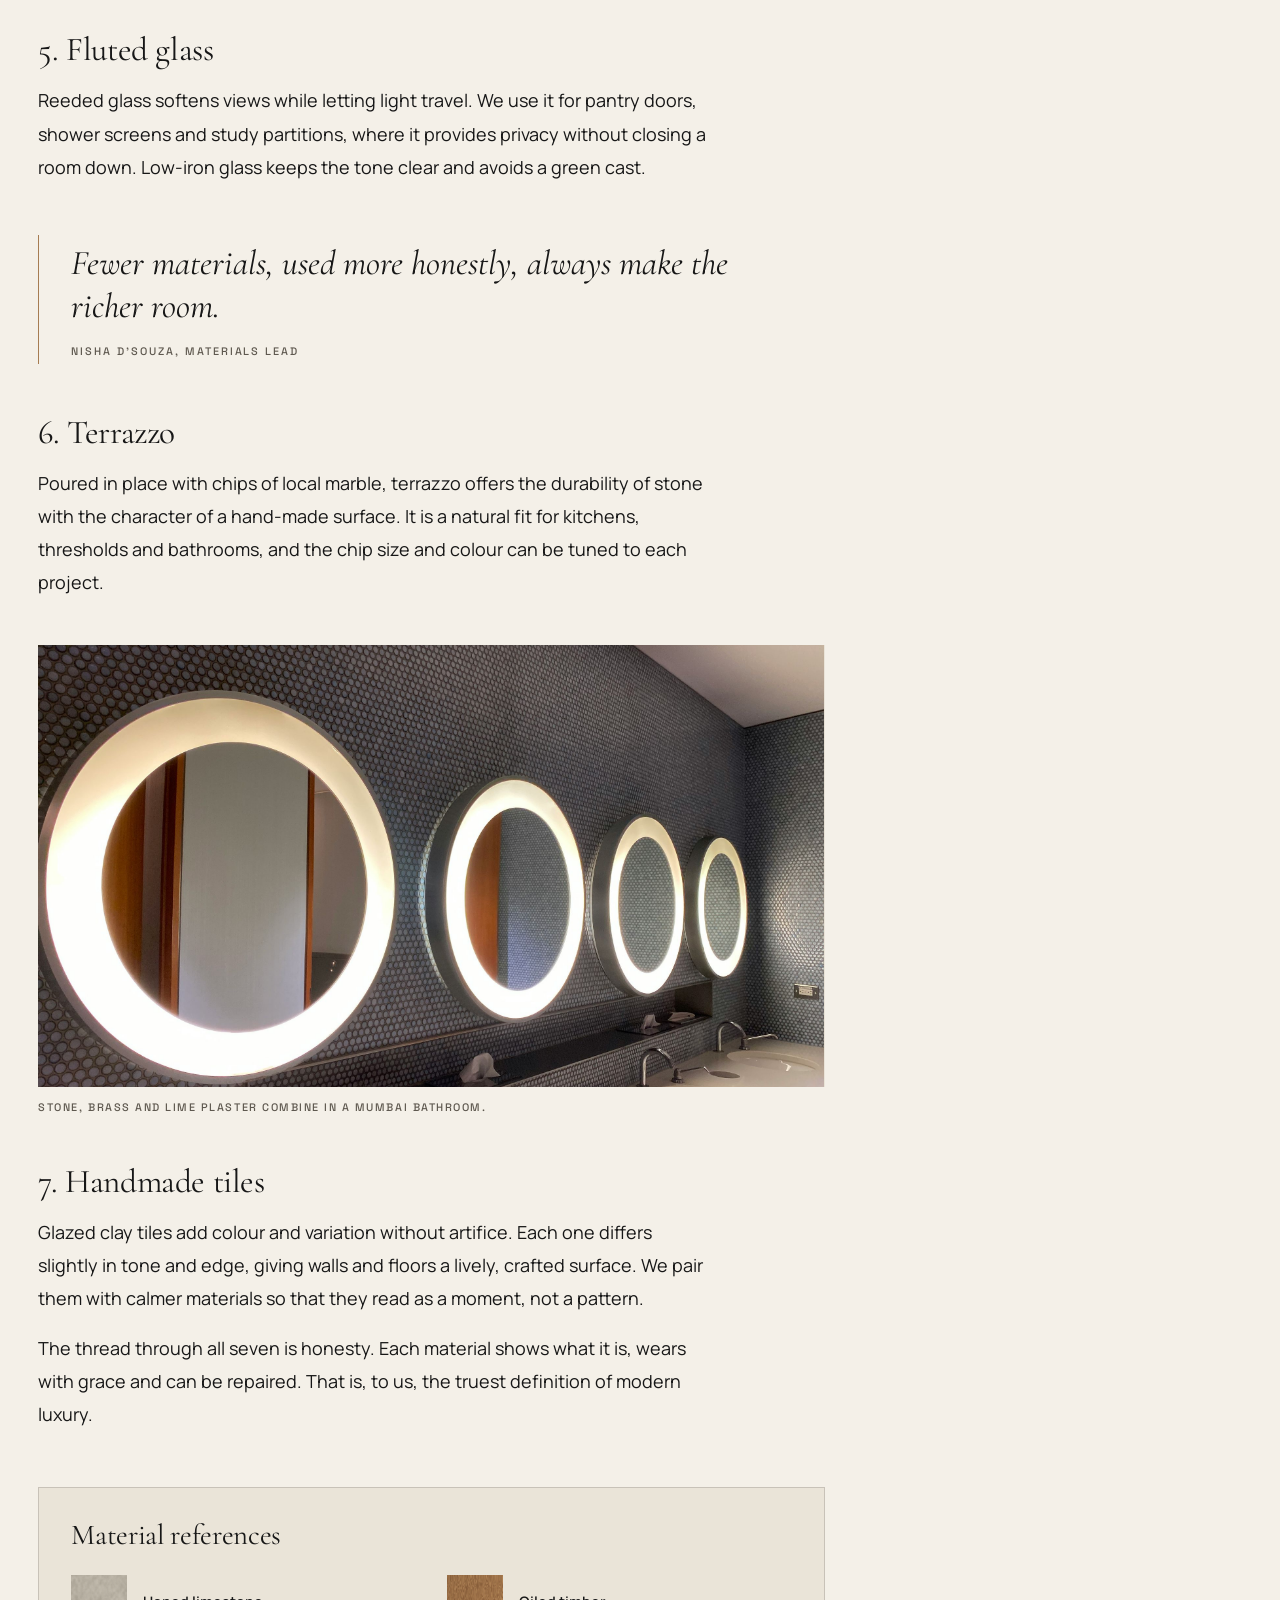
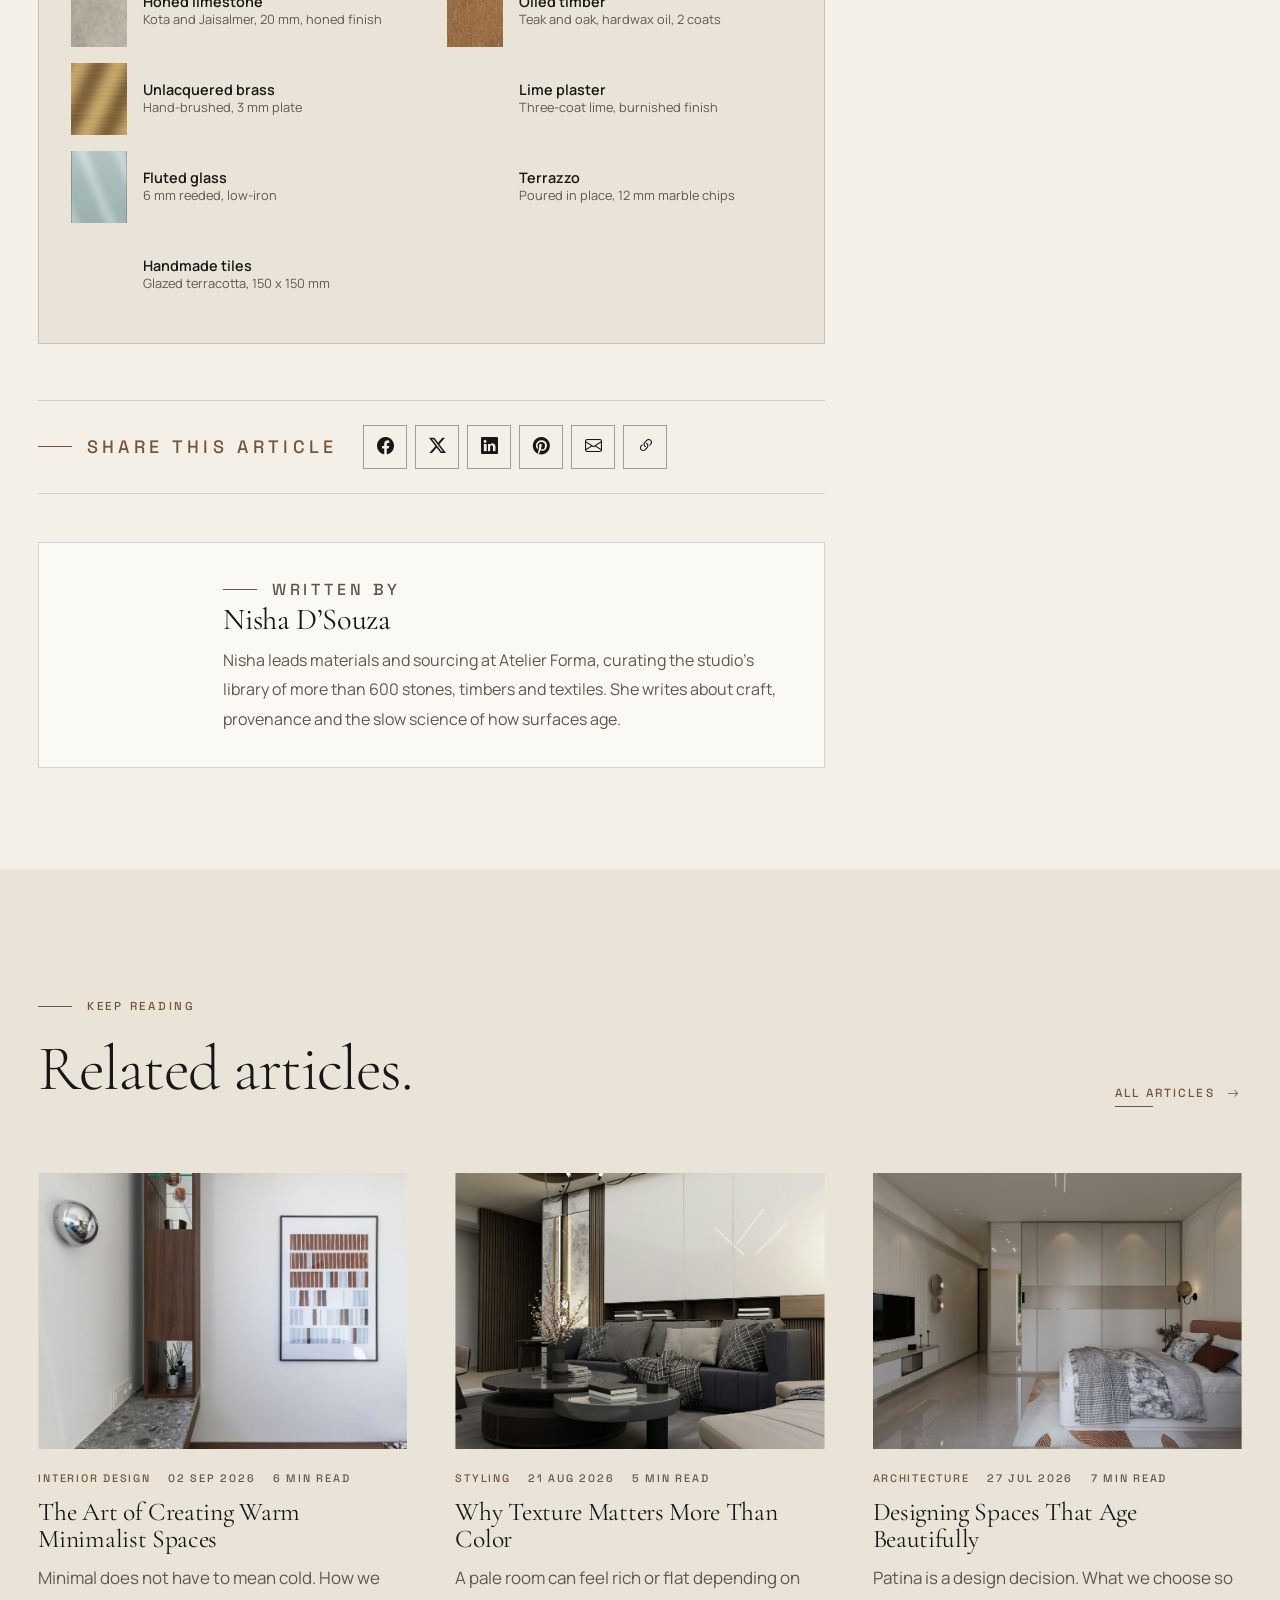
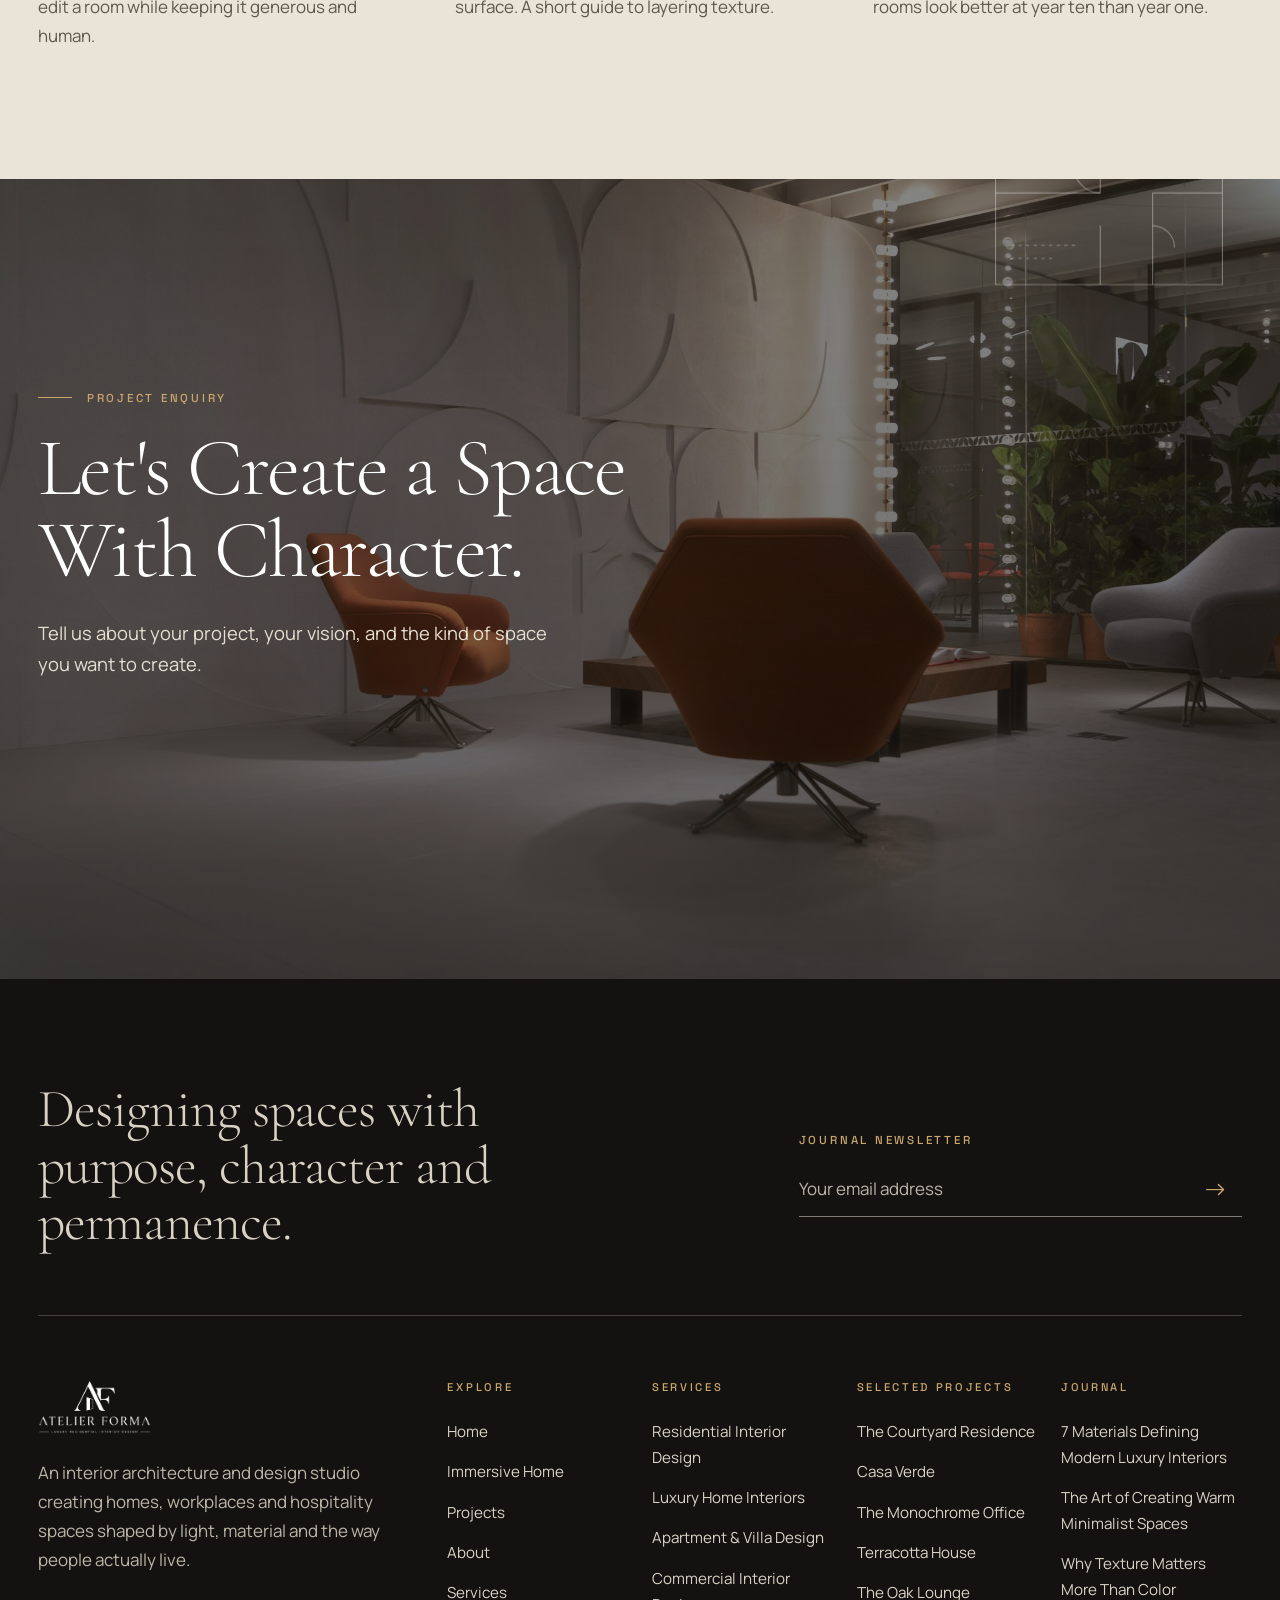
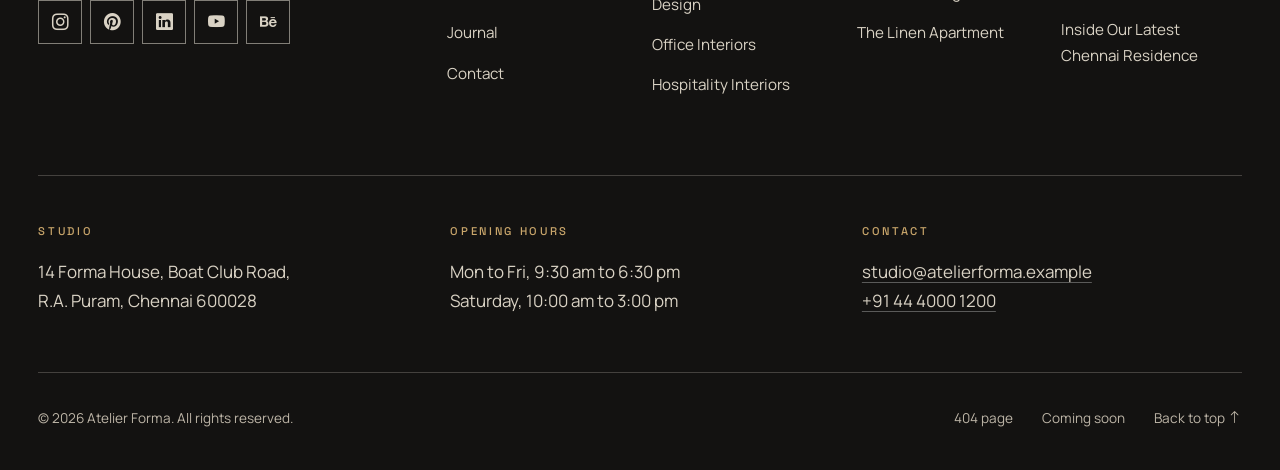
<file: journal-details.html>
<!DOCTYPE html>
<html lang="en" data-theme="light" data-bs-theme="light">
<head>
  <meta charset="utf-8">
  <meta name="viewport" content="width=device-width, initial-scale=1">
  <title>7 Materials Defining Modern Luxury Interiors | Atelier Forma Journal</title>
  <meta name="description" content="Stone, timber, brass, lime plaster, fluted glass, terrazzo and handmade tiles: the seven materials we specify again and again in luxury interiors.">
  <meta name="robots" content="index, follow">
  <meta name="theme-color" content="#171717">
  <link rel="canonical" href="https://www.atelierforma.example/journal-details.html">
<link rel="shortcut icon" href="assets/images/icon.png" type="image/x-icon">

  <meta property="og:type" content="website">
  <meta property="og:site_name" content="Atelier Forma">
  <meta property="og:title" content="7 Materials Defining Modern Luxury Interiors | Atelier Forma Journal">
  <meta property="og:description" content="Stone, timber, brass, lime plaster, fluted glass, terrazzo and handmade tiles: the seven materials we specify again and again in luxury interiors.">
  <meta property="og:url" content="https://www.atelierforma.example/journal-details.html">
  <meta property="og:image" content="https://www.atelierforma.example/assets/images/og-cover.jpg">
  <meta name="twitter:card" content="summary_large_image">
  <meta name="twitter:title" content="7 Materials Defining Modern Luxury Interiors | Atelier Forma Journal">
  <meta name="twitter:description" content="Stone, timber, brass, lime plaster, fluted glass, terrazzo and handmade tiles: the seven materials we specify again and again in luxury interiors.">
  <meta name="twitter:image" content="https://www.atelierforma.example/assets/images/og-cover.jpg">

  <script>
    /* Apply saved (or system) theme and text direction before first paint. */
    (function () {
      var d = document.documentElement;
      try {
        var t = localStorage.getItem('af-theme');
        if (!t) t = window.matchMedia('(prefers-color-scheme: dark)').matches ? 'dark' : 'light';
        d.setAttribute('data-theme', t); d.setAttribute('data-bs-theme', t);
        if (localStorage.getItem('af-dir') === 'rtl') d.setAttribute('dir', 'rtl');
      } catch (e) {}
      d.classList.add('js');
    })();
  </script>
  <link rel="preconnect" href="https://fonts.googleapis.com">
  <link rel="preconnect" href="https://fonts.gstatic.com" crossorigin>
  <link rel="preconnect" href="https://cdn.jsdelivr.net" crossorigin>
  
  <link rel="stylesheet" href="https://fonts.googleapis.com/css2?family=Cormorant+Garamond:ital,wght@0,300;0,400;0,500;0,600;1,300;1,400;1,500&family=Manrope:wght@300;400;500;600;700&family=Space+Grotesk:wght@400;500;600&display=swap">
  <link rel="stylesheet" href="https://cdn.jsdelivr.net/npm/bootstrap@5.3.3/dist/css/bootstrap.min.css" id="bs-css" data-ltr="https://cdn.jsdelivr.net/npm/bootstrap@5.3.3/dist/css/bootstrap.min.css" data-rtl="https://cdn.jsdelivr.net/npm/bootstrap@5.3.3/dist/css/bootstrap.rtl.min.css" crossorigin="anonymous">
  <script>if (document.documentElement.getAttribute('dir') === 'rtl') document.getElementById('bs-css').href = 'https://cdn.jsdelivr.net/npm/bootstrap@5.3.3/dist/css/bootstrap.rtl.min.css';</script>
  <link rel="stylesheet" href="https://cdn.jsdelivr.net/npm/bootstrap-icons@1.11.3/font/bootstrap-icons.min.css" crossorigin="anonymous">
  <link rel="stylesheet" href="assets/css/style.css">
  <link rel="stylesheet" href="assets/css/dark-mode.css">
  <link rel="stylesheet" href="assets/css/rtl.css">
  
  <script type="application/ld+json">
{
  "@context": "https://schema.org",
  "@graph": [
    {
      "@type": "Organization",
      "@id": "https://www.atelierforma.example/#organization",
      "name": "Atelier Forma",
      "url": "https://www.atelierforma.example/",
      "logo": "https://www.atelierforma.example/assets/images/favicon.svg",
      "description": "Interior architecture and design studio creating residential, commercial and hospitality interiors.",
      "sameAs": [
        "https://www.instagram.com/",
        "https://www.pinterest.com/",
        "https://www.linkedin.com/",
        "https://www.youtube.com/",
        "https://www.behance.net/"
      ]
    },
    {
      "@type": "WebPage",
      "@id": "https://www.atelierforma.example/journal-details.html",
      "url": "https://www.atelierforma.example/journal-details.html",
      "name": "7 Materials Defining Modern Luxury Interiors | Atelier Forma Journal",
      "isPartOf": {
        "@id": "https://www.atelierforma.example/#organization"
      }
    }
  ]
}
  </script>
</head>
<body class="page-journal">
  <a class="skip-link" href="#main">Skip to main content</a>

  <header class="site-header" id="siteHeader">
    <div class="container-wide header-inner">
      <a class="brand" href="index.html" aria-label="Atelier Forma, Interior Architecture. Home">
        <img class="brand__mark" src="assets/images/logo.png" alt="Atelier Forma – Interior Architecture" width="160" height="77">
      </a>
      <nav class="nav-main d-none d-lg-block" aria-label="Primary">
        <ul class="nav-list">
          <li class="nav-item dropdown"><a class="nav-link dropdown-toggle" href="index.html" role="button" data-bs-toggle="dropdown" aria-expanded="false">Home</a><ul class="dropdown-menu"><li><a class="dropdown-item" href="index.html">Modern Studio Landing</a></li><li><a class="dropdown-item" href="home-2.html">Immersive Experience</a></li></ul></li>
          <li class="nav-item"><a class="nav-link" href="projects.html">Projects</a></li>
          <li class="nav-item"><a class="nav-link" href="about.html">About</a></li>
          <li class="nav-item"><a class="nav-link" href="services.html">Services</a></li>
          <li class="nav-item"><a class="nav-link active" href="journal.html" aria-current="page">Journal</a></li>
          <li class="nav-item"><a class="nav-link" href="contact.html">Contact</a></li>
        </ul>
      </nav>
      <div class="header-actions">
        <button class="icon-btn" type="button" data-theme-toggle aria-label="Switch to dark mode" aria-pressed="false"><i class="bi bi-moon-stars" aria-hidden="true"></i></button>
        <button class="icon-btn" type="button" data-rtl-toggle aria-label="Switch to right-to-left layout" aria-pressed="false"><i class="bi bi-translate" aria-hidden="true"></i></button>
        <a class="btn-forma btn-forma--solid btn-forma--sm d-none d-xl-inline-flex" href="contact.html#enquiry"><span>Start a Project</span></a>
        <button class="icon-btn d-lg-none" type="button" data-bs-toggle="offcanvas" data-bs-target="#mobileNav" aria-controls="mobileNav" aria-label="Open menu"><i class="bi bi-list" aria-hidden="true"></i></button>
      </div>
    </div>
  </header>

  <div class="offcanvas offcanvas-end mobile-nav" tabindex="-1" id="mobileNav" aria-labelledby="mobileNavLabel">
    <div class="offcanvas-header">
      <img class="brand__mark brand__mark--mobile" id="mobileNavLabel" src="assets/images/logo.png" alt="Atelier Forma">
      <button type="button" class="icon-btn" data-bs-dismiss="offcanvas" aria-label="Close menu"><i class="bi bi-x-lg" aria-hidden="true"></i></button>
    </div>
    <div class="offcanvas-body">
      <nav aria-label="Mobile">
        <ul class="mobile-links">
          <li><a href="index.html">Home</a><ul class="mobile-sub"><li><a href="index.html">Modern Landing</a></li><li><a href="home-2.html">Immersive Experience</a></li></ul></li>
          <li><a href="projects.html">Projects</a></li>
          <li><a href="about.html">About</a></li>
          <li><a href="services.html">Services</a></li>
          <li><a href="journal.html" aria-current="page">Journal</a></li>
          <li><a href="contact.html">Contact</a></li>
        </ul>
      </nav>
      <div class="mobile-foot">
        <a class="btn-forma btn-forma--solid " href="contact.html#enquiry"><span>Start a Project</span><span class="btn-forma__icon"><i class="bi bi-arrow-right" aria-hidden="true"></i></span></a>
        <p class="mt-4 mb-1">14 Forma House, Boat Club Road, R.A. Puram, Chennai 600028, Tamil Nadu, India</p>
        <p class="mb-0"><a href="mailto:studio@atelierforma.example">studio@atelierforma.example</a><br><a href="tel:+914440001200">+91 44 4000 1200</a></p>
      </div>
    </div>
  </div>

  <main id="main">
    <header class="article-hero on-dark" aria-labelledby="art-title">
      <svg class="float-el d-none d-lg-block float-el--tr" data-speed="0.1" viewBox="0 0 180 180" fill="none" stroke="currentColor" stroke-width=".6" aria-hidden="true" focusable="false"><path d="M0 0V180"/><path d="M0 0H180"/><path d="M30 0V180"/><path d="M0 30H180"/><path d="M60 0V180"/><path d="M0 60H180"/><path d="M90 0V180"/><path d="M0 90H180"/><path d="M120 0V180"/><path d="M0 120H180"/><path d="M150 0V180"/><path d="M0 150H180"/><path d="M180 0V180"/><path d="M0 180H180"/></svg>
      <div class="container-wide article-hero__inner">
        <nav aria-label="Breadcrumb"><ol class="crumbs"><li><a href="index.html">Home</a></li><li><a href="journal.html">Journal</a></li><li aria-current="page">Materials</li></ol></nav>
        <p class="eyebrow">Materials</p>
        <h1 class="t-xxl article-hero__title" id="art-title"><span class="line"><span>7 Materials Defining</span></span><span class="line"><span>Modern Luxury Interiors</span></span></h1>
        <ul class="article-meta">
          <li><span>Author</span>Nisha D&rsquo;Souza</li><li><span>Published</span><time datetime="2026-09-14">14 September 2026</time></li><li><span>Reading time</span>8 minutes</li>
        </ul>
      </div>
    </header>

    <div class="container-wide article-feature"><div class="frame reveal-media " style="--ar:21/9" data-reveal="curtain"><div class="px" data-parallax-img data-speed="0.05"><img src="assets/images/service7.jpg" sizes="100vw" width="2000" height="860" alt="Kitchen with a stone island, oiled timber cabinetry and brass fittings" loading="lazy" decoding="async"></div></div></div>

    <div class="container-wide section article-wrap">
      <div class="row gx-xl-5 gy-5">
        <article class="col-lg-8 article" aria-labelledby="art-title">
          <p class="article-lead">Luxury has moved on from gloss. The interiors we are asked for most today are quiet, tactile and slightly imperfect. Here are the seven materials we specify again and again, and why each earns its place.</p>
          <p class="dropcap">Every project at Atelier Forma begins with a table of samples. Before we choose a sofa or a lamp, we choose the surfaces the room will be made of, because material sets the mood, the maintenance and the way a space ages. The list below is not a trend report. It is a working palette, built from more than a decade of specifying, installing and living with these materials.</p>

          <h2>1. Honed limestone</h2>
          <p>Limestone has a soft, matte face that catches light without glare. Honed rather than polished, it is forgiving underfoot and hides everyday wear. We use Kota and Jaisalmer stone for floors, wall cladding and courtyard edges, and always view the actual slabs before approval, because colour varies more than the sample suggests.</p>

          <blockquote class="pull"><p>A material earns its place when it looks better after ten years of use than it did on the day it was installed.</p><footer>Ananya Ramesh, creative director</footer></blockquote>

          <h2>2. Oiled timber</h2>
          <p>Oiled oak and teak bring warmth and grain to rooms that might otherwise feel severe. A hardwax oil finish keeps the wood breathing and can be refreshed in an afternoon. We avoid heavy lacquer, which flattens the surface and chips in ways that are difficult to repair.</p>

          <figure class="inline-fig"><div class="frame reveal-media " style="--ar:16/9" data-reveal="clip-up"><div class="px" data-parallax-img data-speed="0.05"><img src="assets/images/blog details2.jpg" sizes="(min-width:992px) 60vw, 100vw" width="1400" height="790" alt="Minimal kitchen with tall timber cabinetry and a monolithic island" loading="lazy" decoding="async"></div></div><figcaption>Oiled timber against a stone island in a Bengaluru kitchen.</figcaption></figure>

          <h2>3. Unlacquered brass</h2>
          <p>Brass is the warm accent in almost every project. Unlacquered, it develops a soft patina from touch, which makes handles and taps feel personal over time. We specify solid brass wherever hands land and use thin plate for inlays and shelving.</p>
          <h2>4. Lime plaster</h2>
          <p>Burnished or textured, lime plaster gives walls a depth that paint cannot. It is breathable, low in embodied carbon and gently reflective, so light seems to fall into it rather than bounce off. Plaster also repairs well: small marks can be blended in rather than repainted.</p>
          <h2>5. Fluted glass</h2>
          <p>Reeded glass softens views while letting light travel. We use it for pantry doors, shower screens and study partitions, where it provides privacy without closing a room down. Low-iron glass keeps the tone clear and avoids a green cast.</p>

          <blockquote class="pull"><p>Fewer materials, used more honestly, always make the richer room.</p><footer>Nisha D&rsquo;Souza, materials lead</footer></blockquote>

          <h2>6. Terrazzo</h2>
          <p>Poured in place with chips of local marble, terrazzo offers the durability of stone with the character of a hand-made surface. It is a natural fit for kitchens, thresholds and bathrooms, and the chip size and colour can be tuned to each project.</p>
          <figure class="inline-fig"><div class="frame reveal-media " style="--ar:16/9" data-reveal="wipe-x"><div class="px" data-parallax-img data-speed="0.05"><img src="assets/images/Lighting design.jpg" sizes="(min-width:992px) 60vw, 100vw" width="1400" height="790" alt="Vanity with backlit ring mirrors and soft light" loading="lazy" decoding="async"></div></div><figcaption>Stone, brass and lime plaster combine in a Mumbai bathroom.</figcaption></figure>
          <h2>7. Handmade tiles</h2>
          <p>Glazed clay tiles add colour and variation without artifice. Each one differs slightly in tone and edge, giving walls and floors a lively, crafted surface. We pair them with calmer materials so that they read as a moment, not a pattern.</p>
          <p>The thread through all seven is honesty. Each material shows what it is, wears with grace and can be repaired. That is, to us, the truest definition of modern luxury.</p>

          <section class="mat-refs" aria-labelledby="mat-refs-t"><h2 id="mat-refs-t">Material references</h2><ul><li><img src="assets/images/materials/stone.webp" width="240" height="320" alt="Honed limestone sample" loading="lazy" decoding="async"><span><strong>Honed limestone</strong><small>Kota and Jaisalmer, 20 mm, honed finish</small></span></li><li><img src="assets/images/materials/timber.webp" width="240" height="320" alt="Oiled timber sample" loading="lazy" decoding="async"><span><strong>Oiled timber</strong><small>Teak and oak, hardwax oil, 2 coats</small></span></li><li><img src="assets/images/materials/brass.webp" width="240" height="320" alt="Unlacquered brass sample" loading="lazy" decoding="async"><span><strong>Unlacquered brass</strong><small>Hand-brushed, 3 mm plate</small></span></li><li><img src="assets/images/materials/concrete.webp" width="240" height="320" alt="Lime plaster sample" loading="lazy" decoding="async"><span><strong>Lime plaster</strong><small>Three-coat lime, burnished finish</small></span></li><li><img src="assets/images/materials/glass.webp" width="240" height="320" alt="Fluted glass sample" loading="lazy" decoding="async"><span><strong>Fluted glass</strong><small>6 mm reeded, low-iron</small></span></li><li><img src="assets/images/materials/terrazzo.webp" width="240" height="320" alt="Terrazzo sample" loading="lazy" decoding="async"><span><strong>Terrazzo</strong><small>Poured in place, 12 mm marble chips</small></span></li><li><img src="assets/images/materials/tiles.webp" width="240" height="320" alt="Handmade tiles sample" loading="lazy" decoding="async"><span><strong>Handmade tiles</strong><small>Glazed terracotta, 150 x 150 mm</small></span></li></ul></section>

          <div class="article-share"><p class="eyebrow mb-0">Share this article</p><ul class="share-list"><li><a href="https://www.facebook.com/sharer/sharer.php?u=https://www.atelierforma.example/journal-details.html" data-share target="_blank" rel="noopener noreferrer" aria-label="Share on Facebook"><i class="bi bi-facebook" aria-hidden="true"></i></a></li><li><a href="https://twitter.com/intent/tweet?url=https://www.atelierforma.example/journal-details.html" data-share target="_blank" rel="noopener noreferrer" aria-label="Share on X"><i class="bi bi-twitter-x" aria-hidden="true"></i></a></li><li><a href="https://www.linkedin.com/sharing/share-offsite/?url=https://www.atelierforma.example/journal-details.html" data-share target="_blank" rel="noopener noreferrer" aria-label="Share on LinkedIn"><i class="bi bi-linkedin" aria-hidden="true"></i></a></li><li><a href="https://pinterest.com/pin/create/button/?url=https://www.atelierforma.example/journal-details.html" data-share target="_blank" rel="noopener noreferrer" aria-label="Share on Pinterest"><i class="bi bi-pinterest" aria-hidden="true"></i></a></li><li><a href="mailto:?subject=7%20Materials%20Defining%20Modern%20Luxury%20Interiors&body=https://www.atelierforma.example/journal-details.html" data-share-mail aria-label="Share by email"><i class="bi bi-envelope" aria-hidden="true"></i></a></li><li><button type="button" data-copy-link aria-label="Copy link to this article"><i class="bi bi-link-45deg" aria-hidden="true"></i></button></li></ul><span class="copy-msg" role="status" aria-live="polite" data-copy-msg></span></div>

          <aside class="author-box" aria-label="About the author">
            <span class="author-box__img"><img src="assets/images/team6.jpg" sizes="120px" width="240" height="240" alt="Nisha D&#x27;Souza, materials and sourcing lead" loading="lazy" decoding="async"></span>
            <div><p class="eyebrow">Written by</p><h2>Nisha D&rsquo;Souza</h2><p>Nisha leads materials and sourcing at Atelier Forma, curating the studio&rsquo;s library of more than 600 stones, timbers and textiles. She writes about craft, provenance and the slow science of how surfaces age.</p></div>
          </aside>
        </article>
        <div class="col-lg-4"><aside class="sidebar" aria-label="Journal sidebar">
        <div class="widget"><h2 class="widget__t">Search</h2>
          <form class="j-search" role="search" action="journal.html" method="get"><label class="visually-hidden" for="sb-q">Search the journal</label><i class="bi bi-search" aria-hidden="true"></i><input type="search" id="sb-q" name="q" placeholder="Search the journal"></form></div>
        <div class="widget"><h2 class="widget__t">Categories</h2><ul class="cat-list"><li><a href="journal.html?cat=architecture"><span>Architecture</span><small>1</small></a></li><li><a href="journal.html?cat=furniture"><span>Furniture</span><small>1</small></a></li><li><a href="journal.html?cat=interior-design"><span>Interior Design</span><small>2</small></a></li><li><a href="journal.html?cat=lighting"><span>Lighting</span><small>2</small></a></li><li><a href="journal.html?cat=materials"><span>Materials</span><small>1</small></a></li><li><a href="journal.html?cat=project-stories"><span>Project Stories</span><small>1</small></a></li><li><a href="journal.html?cat=studio-life"><span>Studio Life</span><small>1</small></a></li><li><a href="journal.html?cat=styling"><span>Styling</span><small>1</small></a></li><li><a href="journal.html?cat=trends"><span>Trends</span><small>1</small></a></li></ul></div>
        <div class="widget"><h2 class="widget__t">Popular articles</h2><ul class="pop-list"><li><a href="journal-details.html"><span class="thumb"><img src="assets/images/journal1.jpg" sizes="72px" width="144" height="144" alt="" loading="lazy" decoding="async"></span><span><strong>The Art of Creating Warm Minimalist Spaces</strong><small>6 min read</small></span></a></li><li><a href="journal-details.html"><span class="thumb"><img src="assets/images/journal2.jpg" sizes="72px" width="144" height="144" alt="" loading="lazy" decoding="async"></span><span><strong>Inside Our Latest Chennai Residence</strong><small>10 min read</small></span></a></li><li><a href="journal-details.html"><span class="thumb"><img src="assets/images/journal3.jpg" sizes="72px" width="144" height="144" alt="" loading="lazy" decoding="async"></span><span><strong>Designing Spaces That Age Beautifully</strong><small>7 min read</small></span></a></li></ul></div>
        <div class="widget"><h2 class="widget__t">Recent articles</h2><ul class="rec-list"><li><a href="journal-details.html"><strong>7 Materials Defining Modern Luxury Interiors</strong><small>14 Sep 2026</small></a></li><li><a href="journal-details.html"><strong>The Art of Creating Warm Minimalist Spaces</strong><small>02 Sep 2026</small></a></li><li><a href="journal-details.html"><strong>Why Texture Matters More Than Color</strong><small>21 Aug 2026</small></a></li><li><a href="journal-details.html"><strong>Inside Our Latest Chennai Residence</strong><small>09 Aug 2026</small></a></li></ul></div>
        <div class="widget"><h2 class="widget__t">Tags</h2><ul class="tag-list"><li><a href="journal.html?q=daylight">daylight</a></li><li><a href="journal.html?q=limestone">limestone</a></li><li><a href="journal.html?q=brass">brass</a></li><li><a href="journal.html?q=texture">texture</a></li><li><a href="journal.html?q=joinery">joinery</a></li><li><a href="journal.html?q=courtyard">courtyard</a></li><li><a href="journal.html?q=minimalism">minimalism</a></li><li><a href="journal.html?q=patina">patina</a></li><li><a href="journal.html?q=lighting">lighting</a></li></ul></div>
      </aside></div>
      </div>
    </div>

    <section class="section related-articles on-paper" aria-labelledby="ra-title">
      <div class="container-wide">
        <div class="section-head"><div><p class="eyebrow ">Keep reading</p><h2 class="t-xl" id="ra-title" data-reveal="text">Related articles.</h2></div><div class="section-head__aside"><a class="link-arrow " href="journal.html"><span>All articles</span><i class="bi bi-arrow-right" aria-hidden="true"></i></a></div></div>
        <div class="row gx-lg-5 gy-5"><div class="col-md-4"><article class="journal-card " data-category="interior-design" data-search="the art of creating warm minimalist spaces minimal does not have to mean cold. how we edit a room while keeping it generous and human. interior design minimalism, warmth">
        <a class="journal-card__media" href="journal-details.html" tabindex="-1" aria-hidden="true">
          <div class="frame reveal-media " style="--ar:4/3" data-reveal="clip-up"><img src="assets/images/journal1.jpg" sizes="(min-width:992px) 30vw, 100vw" width="900" height="700" alt="" loading="lazy" decoding="async"></div>
        </a>
        <div class="journal-card__body">
          <p class="meta"><span>Interior Design</span><span>02 Sep 2026</span><span>6 min read</span></p>
          <h3><a href="journal-details.html">The Art of Creating Warm Minimalist Spaces</a></h3>
          <p>Minimal does not have to mean cold. How we edit a room while keeping it generous and human.</p>
        </div>
      </article></div><div class="col-md-4"><article class="journal-card " data-category="styling" data-search="why texture matters more than color a pale room can feel rich or flat depending on surface. a short guide to layering texture. styling texture, layering">
        <a class="journal-card__media" href="journal-details.html" tabindex="-1" aria-hidden="true">
          <div class="frame reveal-media " style="--ar:4/3" data-reveal="clip-up"><img src="assets/images/journal4.jpg" sizes="(min-width:992px) 30vw, 100vw" width="900" height="700" alt="" loading="lazy" decoding="async"></div>
        </a>
        <div class="journal-card__body">
          <p class="meta"><span>Styling</span><span>21 Aug 2026</span><span>5 min read</span></p>
          <h3><a href="journal-details.html">Why Texture Matters More Than Color</a></h3>
          <p>A pale room can feel rich or flat depending on surface. A short guide to layering texture.</p>
        </div>
      </article></div><div class="col-md-4"><article class="journal-card " data-category="architecture" data-search="designing spaces that age beautifully patina is a design decision. what we choose so rooms look better at year ten than year one. architecture patina, longevity">
        <a class="journal-card__media" href="journal-details.html" tabindex="-1" aria-hidden="true">
          <div class="frame reveal-media " style="--ar:4/3" data-reveal="clip-up"><img src="assets/images/journal3.jpg" sizes="(min-width:992px) 30vw, 100vw" width="900" height="700" alt="" loading="lazy" decoding="async"></div>
        </a>
        <div class="journal-card__body">
          <p class="meta"><span>Architecture</span><span>27 Jul 2026</span><span>7 min read</span></p>
          <h3><a href="journal-details.html">Designing Spaces That Age Beautifully</a></h3>
          <p>Patina is a design decision. What we choose so rooms look better at year ten than year one.</p>
        </div>
      </article></div></div>
      </div>
    </section>

    
    <section class="enquiry parallax-band on-dark" data-parallax-bg aria-labelledby="enquiry-title">
      <div class="parallax-band__media" aria-hidden="true"><img src="assets/images/enquiry.jpg" sizes="100vw" width="2000" height="1200" alt="" loading="lazy" decoding="async"></div>
      <div class="parallax-band__veil"></div>
      <svg class="float-el d-none d-lg-block float-el--tr" data-speed="0.2" viewBox="0 0 220 160" fill="none" stroke="currentColor" stroke-width="1" aria-hidden="true" focusable="false"><path d="M6 6h208v148H6z"/><path d="M6 70h96M102 6v64M102 100v54M150 70h64M150 70v84"/><path d="M102 70a24 24 0 0 1-24-24" /><path d="M150 100a20 20 0 0 1 20 20" /><path d="M20 118h60M20 130h40" stroke-dasharray="3 4"/></svg>
      <div class="container-wide enquiry__inner">
        <p class="eyebrow ">Project enquiry</p>
        <h2 class="t-xl" id="enquiry-title" data-reveal="text">Let's Create a Space With Character.</h2>
        <p class="enquiry__lead" data-reveal="fade-up" style="--d:.15s">Tell us about your project, your vision, and the kind of space you want to create.</p>
        <div class="enquiry__actions" data-reveal="fade-up" style="--d:.25s">
          <a class="btn-forma btn-forma--solid " href="contact.html#enquiry"><span>Book a Consultation</span><span class="btn-forma__icon"><i class="bi bi-arrow-right" aria-hidden="true"></i></span></a>
          <a class="btn-forma btn-forma--ghost " href="projects.html"><span>View Our Projects</span><span class="btn-forma__icon"><i class="bi bi-arrow-right" aria-hidden="true"></i></span></a>
        </div>
      </div>
    </section>
  </main>

  <footer class="site-footer on-dark" role="contentinfo">
    <div class="container-wide">
      <div class="footer-top">
        <p class="footer-statement" data-reveal="fade-up">Designing spaces with purpose, character and permanence.</p>
        <form class="newsletter" data-newsletter novalidate>
          <label for="newsletter-email" class="eyebrow mb-3 d-block">Journal newsletter</label>
          <div class="newsletter__row">
            <input type="email" id="newsletter-email" name="email" placeholder="Your email address" autocomplete="email" required aria-describedby="newsletter-msg">
            <button type="submit" class="newsletter__btn" aria-label="Subscribe to the newsletter"><i class="bi bi-arrow-right" aria-hidden="true"></i></button>
          </div>
          <p class="newsletter__msg" id="newsletter-msg" role="status" aria-live="polite"></p>
        </form>
      </div>

      <div class="row gy-5 footer-cols">
        <div class="col-lg-4">
          <a class="brand brand--footer" href="index.html" aria-label="Atelier Forma home"><img class="brand__mark" src="assets/images/logo.png" alt="Atelier Forma – Interior Architecture" width="160" height="77"></a>
          <p class="footer-about">An interior architecture and design studio creating homes, workplaces and hospitality spaces shaped by light, material and the way people actually live.</p>
          <ul class="social social--footer"><li><a href="https://www.instagram.com/" target="_blank" rel="noopener noreferrer" aria-label="Instagram"><i class="bi bi-instagram" aria-hidden="true"></i></a></li><li><a href="https://www.pinterest.com/" target="_blank" rel="noopener noreferrer" aria-label="Pinterest"><i class="bi bi-pinterest" aria-hidden="true"></i></a></li><li><a href="https://www.linkedin.com/" target="_blank" rel="noopener noreferrer" aria-label="LinkedIn"><i class="bi bi-linkedin" aria-hidden="true"></i></a></li><li><a href="https://www.youtube.com/" target="_blank" rel="noopener noreferrer" aria-label="YouTube"><i class="bi bi-youtube" aria-hidden="true"></i></a></li><li><a href="https://www.behance.net/" target="_blank" rel="noopener noreferrer" aria-label="Behance"><i class="bi bi-behance" aria-hidden="true"></i></a></li></ul>
        </div>
        <div class="col-6 col-md-3 col-lg-2"><h2 class="footer-h">Explore</h2><ul class="footer-links"><li><a href="index.html">Home</a></li><li><a href="home-2.html">Immersive Home</a></li><li><a href="projects.html">Projects</a></li><li><a href="about.html">About</a></li><li><a href="services.html">Services</a></li><li><a href="journal.html">Journal</a></li><li><a href="contact.html">Contact</a></li></ul></div>
        <div class="col-6 col-md-3 col-lg-2"><h2 class="footer-h">Services</h2><ul class="footer-links"><li><a href="service-details.html">Residential Interior Design</a></li><li><a href="service-details.html">Luxury Home Interiors</a></li><li><a href="service-details.html">Apartment &amp; Villa Design</a></li><li><a href="service-details.html">Commercial Interior Design</a></li><li><a href="service-details.html">Office Interiors</a></li><li><a href="service-details.html">Hospitality Interiors</a></li></ul></div>
        <div class="col-6 col-md-3 col-lg-2"><h2 class="footer-h">Selected Projects</h2><ul class="footer-links"><li><a href="project-details.html">The Courtyard Residence</a></li><li><a href="project-details.html">Casa Verde</a></li><li><a href="project-details.html">The Monochrome Office</a></li><li><a href="project-details.html">Terracotta House</a></li><li><a href="project-details.html">The Oak Lounge</a></li><li><a href="project-details.html">The Linen Apartment</a></li></ul></div>
        <div class="col-6 col-md-3 col-lg-2"><h2 class="footer-h">Journal</h2><ul class="footer-links"><li><a href="journal-details.html">7 Materials Defining Modern Luxury Interiors</a></li><li><a href="journal-details.html">The Art of Creating Warm Minimalist Spaces</a></li><li><a href="journal-details.html">Why Texture Matters More Than Color</a></li><li><a href="journal-details.html">Inside Our Latest Chennai Residence</a></li></ul></div>
      </div>

      <div class="footer-contact">
        <div><h2 class="footer-h">Studio</h2><address>14 Forma House, Boat Club Road,<br>R.A. Puram, Chennai 600028</address></div>
        <div><h2 class="footer-h">Opening hours</h2><p>Mon to Fri, 9:30 am to 6:30 pm<br>Saturday, 10:00 am to 3:00 pm</p></div>
        <div><h2 class="footer-h">Contact</h2><p><a href="mailto:studio@atelierforma.example">studio@atelierforma.example</a><br><a href="tel:+914440001200">+91 44 4000 1200</a></p></div>
      </div>

      <div class="footer-bottom">
        <p class="mb-0">&copy; <span data-year>2026</span> Atelier Forma. All rights reserved.</p>
        <ul class="footer-legal">
          <li><a href="404.html">404 page</a></li>
          <li><a href="coming-soon.html">Coming soon</a></li>
          <li><a href="#top" data-back-to-top>Back to top <i class="bi bi-arrow-up" aria-hidden="true"></i></a></li>
        </ul>
      </div>
    </div>
  </footer>

  <button class="back-to-top" type="button" data-back-to-top aria-label="Back to top"><i class="bi bi-arrow-up" aria-hidden="true"></i></button>

  <script src="https://cdn.jsdelivr.net/npm/bootstrap@5.3.3/dist/js/bootstrap.bundle.min.js" crossorigin="anonymous" defer></script>
  <script src="assets/js/main.js" defer></script>
  <script src="assets/js/parallax.js" defer></script>
</body>
</html>
</file>
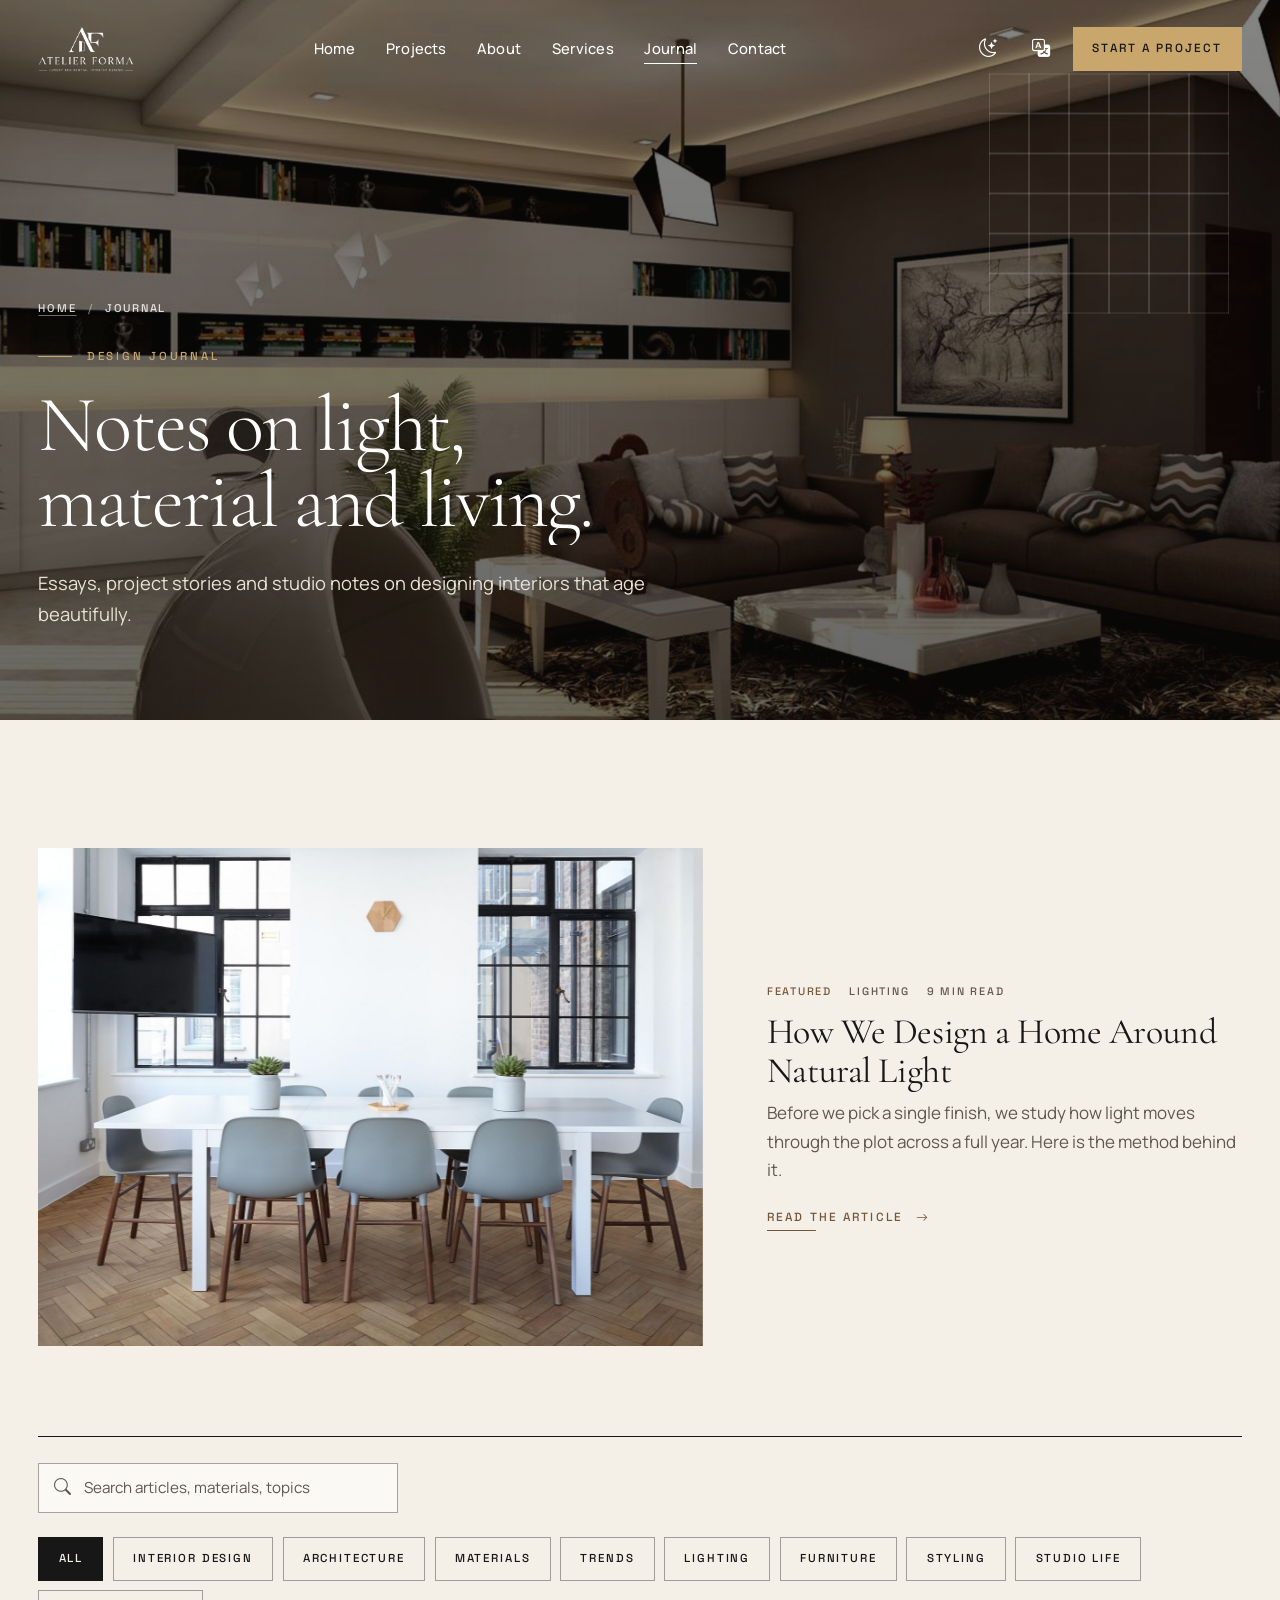
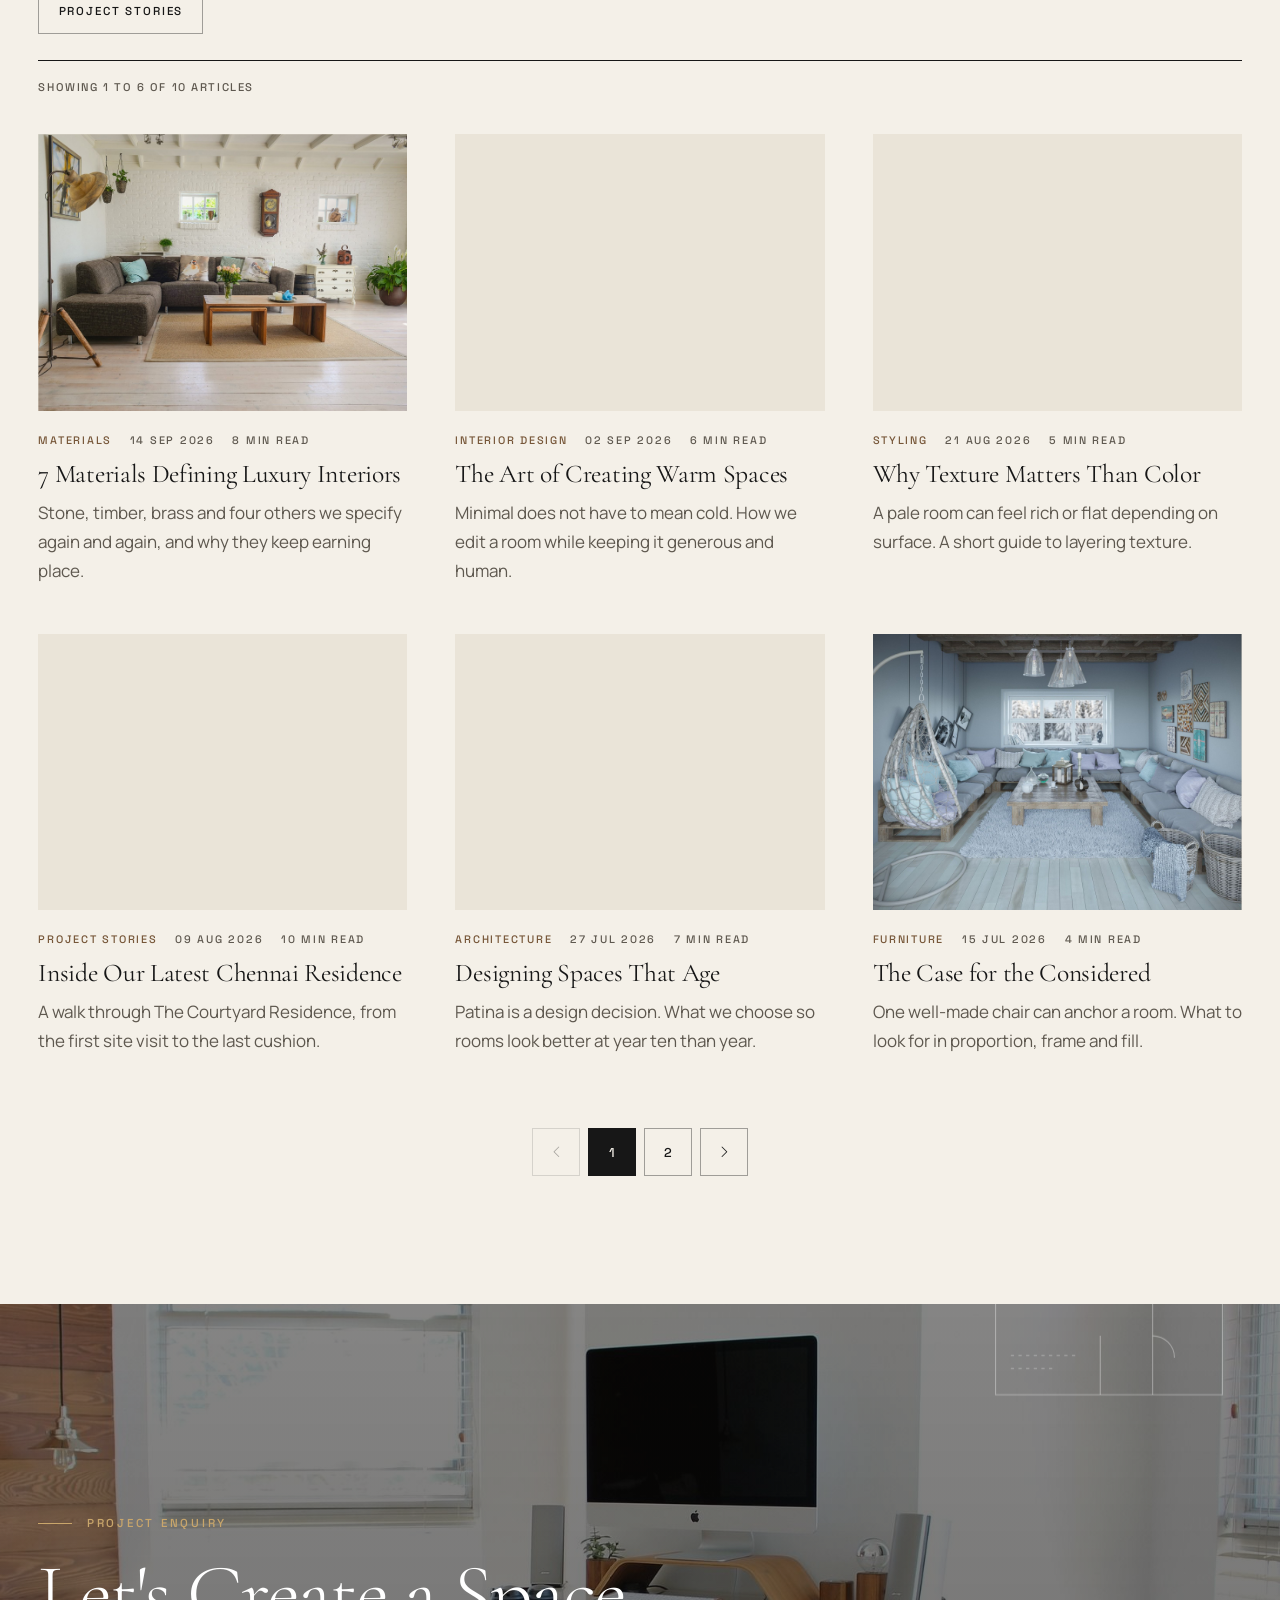
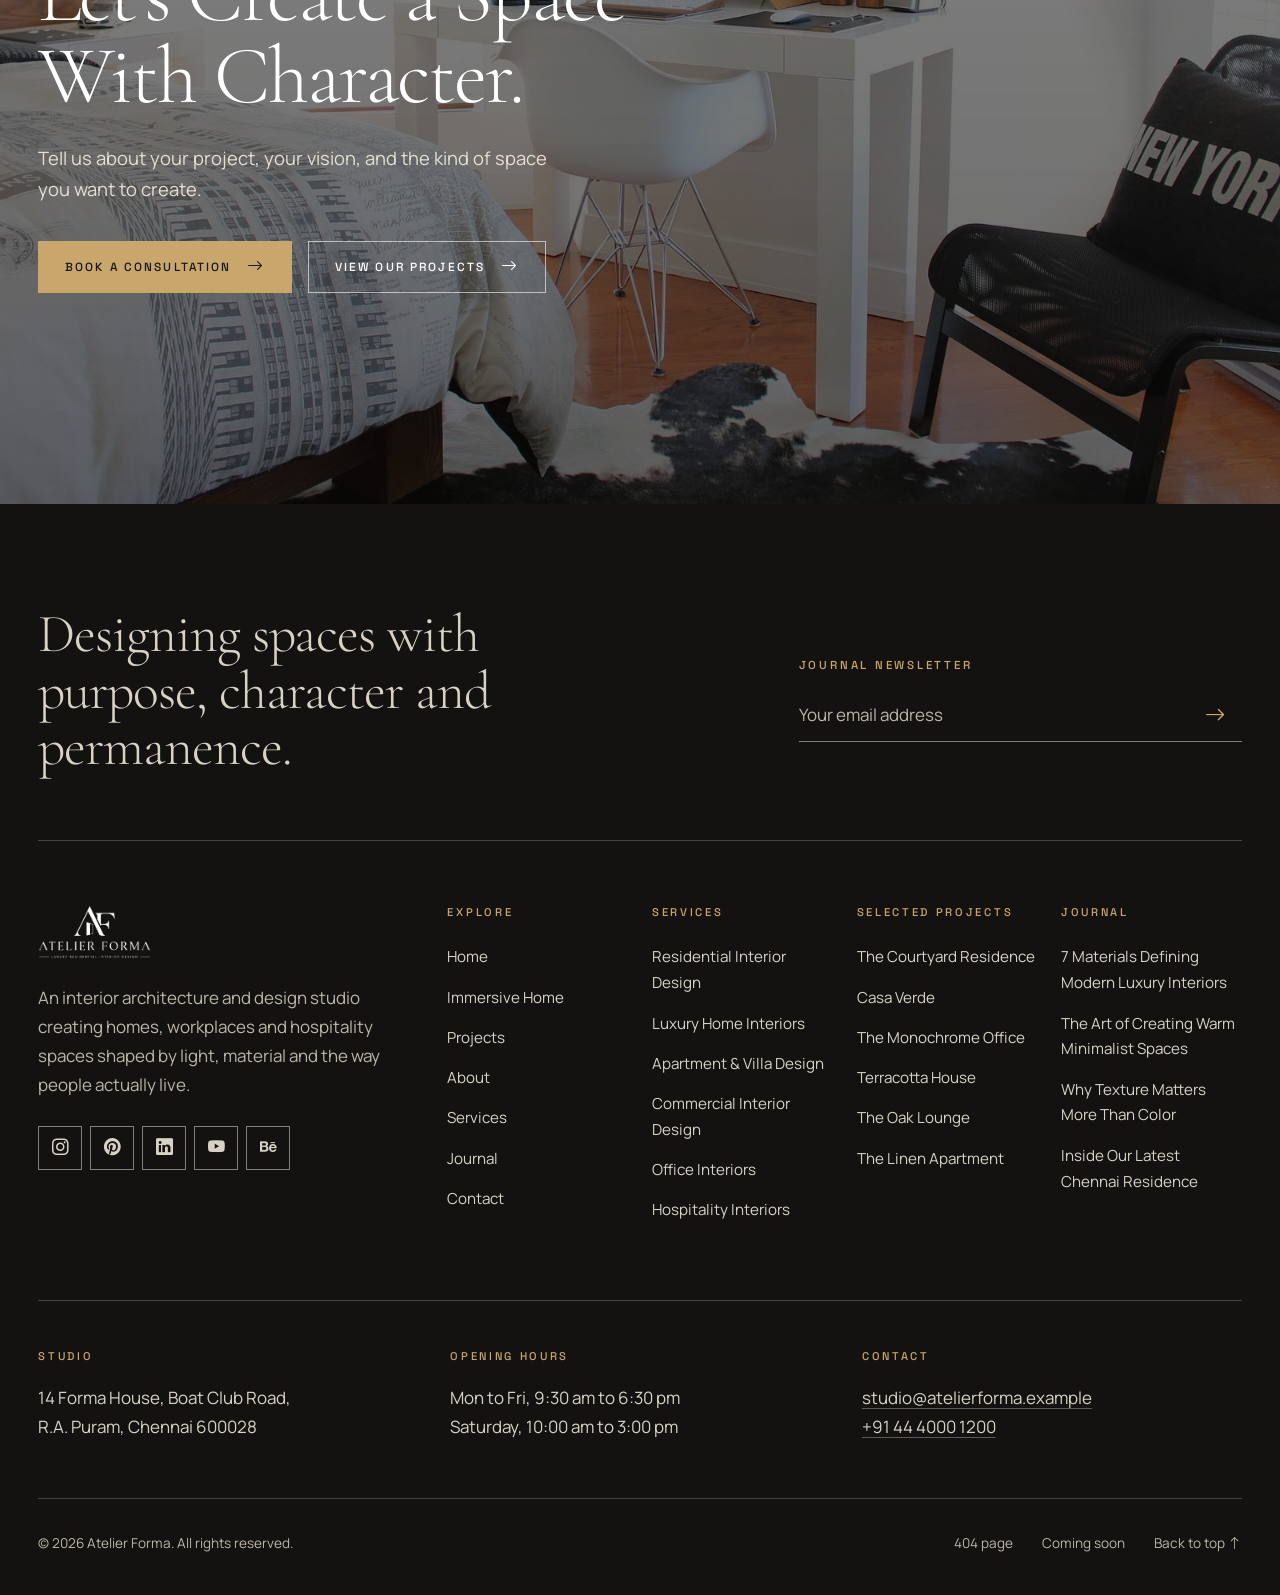
<file: journal.html>
<!DOCTYPE html>
<html lang="en" data-theme="light" data-bs-theme="light">
<head>
  <meta charset="utf-8">
  <meta name="viewport" content="width=device-width, initial-scale=1">
  <title>Design Journal | Interior Design Insights | Atelier Forma</title>
  <meta name="description" content="Essays and studio notes on interior design, architecture, materials, lighting, furniture and styling. Search and filter the Atelier Forma journal.">
  <meta name="robots" content="index, follow">
  <meta name="theme-color" content="#171717">
  <link rel="canonical" href="https://www.atelierforma.example/journal.html">
<link rel="shortcut icon" href="assets/images/icon.png" type="image/x-icon">

  <meta property="og:type" content="website">
  <meta property="og:site_name" content="Atelier Forma">
  <meta property="og:title" content="Design Journal | Interior Design Insights | Atelier Forma">
  <meta property="og:description" content="Essays and studio notes on interior design, architecture, materials, lighting, furniture and styling. Search and filter the Atelier Forma journal.">
  <meta property="og:url" content="https://www.atelierforma.example/journal.html">
  <meta property="og:image" content="https://www.atelierforma.example/assets/images/og-cover.jpg">
  <meta name="twitter:card" content="summary_large_image">
  <meta name="twitter:title" content="Design Journal | Interior Design Insights | Atelier Forma">
  <meta name="twitter:description" content="Essays and studio notes on interior design, architecture, materials, lighting, furniture and styling. Search and filter the Atelier Forma journal.">
  <meta name="twitter:image" content="https://www.atelierforma.example/assets/images/og-cover.jpg">

  <script>
    /* Apply saved (or system) theme and text direction before first paint. */
    (function () {
      var d = document.documentElement;
      try {
        var t = localStorage.getItem('af-theme');
        if (!t) t = window.matchMedia('(prefers-color-scheme: dark)').matches ? 'dark' : 'light';
        d.setAttribute('data-theme', t); d.setAttribute('data-bs-theme', t);
        if (localStorage.getItem('af-dir') === 'rtl') d.setAttribute('dir', 'rtl');
      } catch (e) {}
      d.classList.add('js');
    })();
  </script>
  <link rel="preconnect" href="https://fonts.googleapis.com">
  <link rel="preconnect" href="https://fonts.gstatic.com" crossorigin>
  <link rel="preconnect" href="https://cdn.jsdelivr.net" crossorigin>
  <link rel="preload" as="image" href="assets/images/bannner1.jpg" fetchpriority="high">
  <link rel="stylesheet" href="https://fonts.googleapis.com/css2?family=Cormorant+Garamond:ital,wght@0,300;0,400;0,500;0,600;1,300;1,400;1,500&family=Manrope:wght@300;400;500;600;700&family=Space+Grotesk:wght@400;500;600&display=swap">
  <link rel="stylesheet" href="https://cdn.jsdelivr.net/npm/bootstrap@5.3.3/dist/css/bootstrap.min.css" id="bs-css" data-ltr="https://cdn.jsdelivr.net/npm/bootstrap@5.3.3/dist/css/bootstrap.min.css" data-rtl="https://cdn.jsdelivr.net/npm/bootstrap@5.3.3/dist/css/bootstrap.rtl.min.css" crossorigin="anonymous">
  <script>if (document.documentElement.getAttribute('dir') === 'rtl') document.getElementById('bs-css').href = 'https://cdn.jsdelivr.net/npm/bootstrap@5.3.3/dist/css/bootstrap.rtl.min.css';</script>
  <link rel="stylesheet" href="https://cdn.jsdelivr.net/npm/bootstrap-icons@1.11.3/font/bootstrap-icons.min.css" crossorigin="anonymous">
  <link rel="stylesheet" href="assets/css/style.css">
  <link rel="stylesheet" href="assets/css/dark-mode.css">
  <link rel="stylesheet" href="assets/css/rtl.css">
  
  <script type="application/ld+json">
{
  "@context": "https://schema.org",
  "@graph": [
    {
      "@type": "Organization",
      "@id": "https://www.atelierforma.example/#organization",
      "name": "Atelier Forma",
      "url": "https://www.atelierforma.example/",
      "logo": "https://www.atelierforma.example/assets/images/favicon.svg",
      "description": "Interior architecture and design studio creating residential, commercial and hospitality interiors.",
      "sameAs": [
        "https://www.instagram.com/",
        "https://www.pinterest.com/",
        "https://www.linkedin.com/",
        "https://www.youtube.com/",
        "https://www.behance.net/"
      ]
    },
    {
      "@type": "WebPage",
      "@id": "https://www.atelierforma.example/journal.html",
      "url": "https://www.atelierforma.example/journal.html",
      "name": "Design Journal | Interior Design Insights | Atelier Forma",
      "isPartOf": {
        "@id": "https://www.atelierforma.example/#organization"
      }
    }
  ]
}
  </script>
</head>
<body class="page-journal">
  <a class="skip-link" href="#main">Skip to main content</a>

  <header class="site-header" id="siteHeader">
    <div class="container-wide header-inner">
      <a class="brand" href="index.html" aria-label="Atelier Forma, Interior Architecture. Home">
        <img class="brand__mark" src="assets/images/logo.png" alt="Atelier Forma – Interior Architecture" width="160" height="77">
      </a>
      <nav class="nav-main d-none d-lg-block" aria-label="Primary">
        <ul class="nav-list">
          <li class="nav-item dropdown"><a class="nav-link dropdown-toggle" href="index.html" role="button" data-bs-toggle="dropdown" aria-expanded="false">Home</a><ul class="dropdown-menu"><li><a class="dropdown-item" href="index.html">Modern Studio Landing</a></li><li><a class="dropdown-item" href="home-2.html">Immersive Experience</a></li></ul></li>
          <li class="nav-item"><a class="nav-link" href="projects.html">Projects</a></li>
          <li class="nav-item"><a class="nav-link" href="about.html">About</a></li>
          <li class="nav-item"><a class="nav-link" href="services.html">Services</a></li>
          <li class="nav-item"><a class="nav-link active" href="journal.html" aria-current="page">Journal</a></li>
          <li class="nav-item"><a class="nav-link" href="contact.html">Contact</a></li>
        </ul>
      </nav>
      <div class="header-actions">
        <button class="icon-btn" type="button" data-theme-toggle aria-label="Switch to dark mode" aria-pressed="false"><i class="bi bi-moon-stars" aria-hidden="true"></i></button>
        <button class="icon-btn" type="button" data-rtl-toggle aria-label="Switch to right-to-left layout" aria-pressed="false"><i class="bi bi-translate" aria-hidden="true"></i></button>
        <a class="btn-forma btn-forma--solid btn-forma--sm d-none d-xl-inline-flex" href="contact.html#enquiry"><span>Start a Project</span></a>
        <button class="icon-btn d-lg-none" type="button" data-bs-toggle="offcanvas" data-bs-target="#mobileNav" aria-controls="mobileNav" aria-label="Open menu"><i class="bi bi-list" aria-hidden="true"></i></button>
      </div>
    </div>
  </header>

  <div class="offcanvas offcanvas-end mobile-nav" tabindex="-1" id="mobileNav" aria-labelledby="mobileNavLabel">
    <div class="offcanvas-header">
      <img class="brand__mark brand__mark--mobile" id="mobileNavLabel" src="assets/images/logo.png" alt="Atelier Forma">
      <button type="button" class="icon-btn" data-bs-dismiss="offcanvas" aria-label="Close menu"><i class="bi bi-x-lg" aria-hidden="true"></i></button>
    </div>
    <div class="offcanvas-body">
      <nav aria-label="Mobile">
        <ul class="mobile-links">
          <li><a href="index.html">Home</a><ul class="mobile-sub"><li><a href="index.html">Modern Landing</a></li><li><a href="home-2.html">Immersive Experience</a></li></ul></li>
          <li><a href="projects.html">Projects</a></li>
          <li><a href="about.html">About</a></li>
          <li><a href="services.html">Services</a></li>
          <li><a href="journal.html" aria-current="page">Journal</a></li>
          <li><a href="contact.html">Contact</a></li>
        </ul>
      </nav>
      <div class="mobile-foot">
        <a class="btn-forma btn-forma--solid " href="contact.html#enquiry"><span>Start a Project</span><span class="btn-forma__icon"><i class="bi bi-arrow-right" aria-hidden="true"></i></span></a>
        <p class="mt-4 mb-1">14 Forma House, Boat Club Road, R.A. Puram, Chennai 600028, Tamil Nadu, India</p>
        <p class="mb-0"><a href="mailto:studio@atelierforma.example">studio@atelierforma.example</a><br><a href="tel:+914440001200">+91 44 4000 1200</a></p>
      </div>
    </div>
  </div>

  <main id="main">
    
    <section class="page-hero parallax-band on-dark" data-parallax-bg aria-labelledby="page-title">
      <div class="parallax-band__media" aria-hidden="true"><img src="assets/images/bannner1.jpg" srcset="" sizes="100vw" width="2400" height="1400" alt="" fetchpriority="high" decoding="async"></div>
      <div class="parallax-band__veil"></div>
      <svg class="float-el d-none d-lg-block float-el--tr" data-speed="0.12"  viewBox="0 0 180 180" fill="none" stroke="currentColor" stroke-width=".6" aria-hidden="true" focusable="false"><path d="M0 0V180"/><path d="M0 0H180"/><path d="M30 0V180"/><path d="M0 30H180"/><path d="M60 0V180"/><path d="M0 60H180"/><path d="M90 0V180"/><path d="M0 90H180"/><path d="M120 0V180"/><path d="M0 120H180"/><path d="M150 0V180"/><path d="M0 150H180"/><path d="M180 0V180"/><path d="M0 180H180"/></svg>
      <div class="container-wide page-hero__inner">
        <nav aria-label="Breadcrumb"><ol class="crumbs"><li><a href="index.html">Home</a></li><li aria-current="page">Journal</li></ol></nav>
        <p class="eyebrow ">Design journal</p>
        <h1 class="t-xxl page-hero__title" id="page-title"><span class="line"><span>Notes on light, material and living.</span></span></h1>
        <p class="page-hero__lead">Essays, project stories and studio notes on designing interiors that age beautifully.</p>
        
      </div>
    </section>

    <section class="section journal-sec" aria-labelledby="jr-featured">
      <div class="container-wide">
        <article class="featured-article">
          <a class="featured-article__media" href="journal-details.html" tabindex="-1" aria-hidden="true"><div class="frame reveal-media " style="--ar:4/3" data-reveal="curtain"><div class="px" data-parallax-img data-speed="0.06">
            <img src="assets/images/design1.jpg" srcset="" sizes="(min-width:992px) 58vw, 100vw" width="1600" height="1200" alt="" loading="lazy" decoding="async"></div></div></a>
          <div class="featured-article__body">
            <p class="meta"><span>Featured</span><span>Lighting</span><span>9 min read</span></p>
            <h2 class="t-md" id="jr-featured"><a href="journal-details.html">How We Design a Home Around Natural Light</a></h2>
            <p>Before we pick a single finish, we study how light moves through the plot across a full year. Here is the method behind it.</p>
            <a class="link-arrow " href="journal-details.html"><span>Read the article</span><i class="bi bi-arrow-right" aria-hidden="true"></i></a>
          </div>
        </article>

        <div class="journal-tools">
          <form class="j-search" role="search" data-journal-search novalidate>
            <label class="visually-hidden" for="j-q">Search the journal</label>
            <i class="bi bi-search" aria-hidden="true"></i>
            <input type="search" id="j-q" name="q" placeholder="Search articles, materials, topics" autocomplete="off">
          </form>
          <ul class="chips chips--filter" aria-label="Filter articles by category"><li><button type="button" class="chip is-active" data-cat="all" aria-pressed="true">All</button></li><li><button type="button" class="chip" data-cat="interior-design" aria-pressed="false">Interior Design</button></li><li><button type="button" class="chip" data-cat="architecture" aria-pressed="false">Architecture</button></li><li><button type="button" class="chip" data-cat="materials" aria-pressed="false">Materials</button></li><li><button type="button" class="chip" data-cat="trends" aria-pressed="false">Trends</button></li><li><button type="button" class="chip" data-cat="lighting" aria-pressed="false">Lighting</button></li><li><button type="button" class="chip" data-cat="furniture" aria-pressed="false">Furniture</button></li><li><button type="button" class="chip" data-cat="styling" aria-pressed="false">Styling</button></li><li><button type="button" class="chip" data-cat="studio-life" aria-pressed="false">Studio Life</button></li><li><button type="button" class="chip" data-cat="project-stories" aria-pressed="false">Project Stories</button></li></ul>
        </div>
        <p class="filter-status" role="status" aria-live="polite" data-journal-status>Showing 10 articles</p>

        <div class="row gx-lg-5 gy-5" data-journal-grid><div class="col-md-6 col-xl-4 jr-item" data-jr-item><article class="journal-card " data-category="materials" data-search="7 materials defining modern luxury interiors stone, timber, brass and four others we specify again and again, and why they keep earning their place. materials stone, timber, brass">
        <a class="journal-card__media" href="journal-details.html" tabindex="-1" aria-hidden="true">
          <div class="frame reveal-media " style="--ar:4/3" data-reveal="clip-up"><img src="assets/images/design3.jpg" srcset="" sizes="(min-width:992px) 30vw, 100vw" width="900" height="700" alt="" loading="lazy" decoding="async"></div>
        </a>
        <div class="journal-card__body">
          <p class="meta"><span>Materials</span><span>14 Sep 2026</span><span>8 min read</span></p>
          <h3><a href="journal-details.html">7 Materials Defining  Luxury Interiors</a></h3>
          <p>Stone, timber, brass and four others we specify again and again, and why they keep earning  place.</p>
        </div>
      </article></div><div class="col-md-6 col-xl-4 jr-item" data-jr-item><article class="journal-card " data-category="interior-design" data-search="the art of creating warm minimalist spaces minimal does not have to mean cold. how we edit a room while keeping it generous and human. interior design minimalism, warmth">
        <a class="journal-card__media" href="journal-details.html" tabindex="-1" aria-hidden="true">
          <div class="frame reveal-media " style="--ar:4/3" data-reveal="clip-up"><img src="assets/images/journal1.jpg" srcset="" sizes="(min-width:992px) 30vw, 100vw" width="900" height="700" alt="" loading="lazy" decoding="async"></div>
        </a>
        <div class="journal-card__body">
          <p class="meta"><span>Interior Design</span><span>02 Sep 2026</span><span>6 min read</span></p>
          <h3><a href="journal-details.html">The Art of Creating Warm  Spaces</a></h3>
          <p>Minimal does not have to mean cold. How we edit a room while keeping it generous and human.</p>
        </div>
      </article></div><div class="col-md-6 col-xl-4 jr-item" data-jr-item><article class="journal-card " data-category="styling" data-search="why texture matters more than color a pale room can feel rich or flat depending on surface. a short guide to layering texture. styling texture, layering">
        <a class="journal-card__media" href="journal-details.html" tabindex="-1" aria-hidden="true">
          <div class="frame reveal-media " style="--ar:4/3" data-reveal="clip-up"><img src="assets/images/journal2.jpg" srcset="" sizes="(min-width:992px) 30vw, 100vw" width="900" height="700" alt="" loading="lazy" decoding="async"></div>
        </a>
        <div class="journal-card__body">
          <p class="meta"><span>Styling</span><span>21 Aug 2026</span><span>5 min read</span></p>
          <h3><a href="journal-details.html">Why Texture Matters Than Color</a></h3>
          <p>A pale room can feel rich or flat depending on surface. A short guide to layering texture.</p>
        </div>
      </article></div><div class="col-md-6 col-xl-4 jr-item" data-jr-item><article class="journal-card " data-category="project-stories" data-search="inside our latest chennai residence a walk through the courtyard residence, from the first site visit to the last cushion. project stories courtyard, chennai">
        <a class="journal-card__media" href="journal-details.html" tabindex="-1" aria-hidden="true">
          <div class="frame reveal-media " style="--ar:4/3" data-reveal="clip-up"><img src="assets/images/journal3.jpg" srcset="" sizes="(min-width:992px) 30vw, 100vw" width="900" height="700" alt="" loading="lazy" decoding="async"></div>
        </a>
        <div class="journal-card__body">
          <p class="meta"><span>Project Stories</span><span>09 Aug 2026</span><span>10 min read</span></p>
          <h3><a href="journal-details.html">Inside Our Latest Chennai Residence</a></h3>
          <p>A walk through The Courtyard Residence, from the first site visit to the last cushion.</p>
        </div>
      </article></div><div class="col-md-6 col-xl-4 jr-item" data-jr-item><article class="journal-card " data-category="architecture" data-search="designing spaces that age beautifully patina is a design decision. what we choose so rooms look better at year ten than year one. architecture patina, longevity">
        <a class="journal-card__media" href="journal-details.html" tabindex="-1" aria-hidden="true">
          <div class="frame reveal-media " style="--ar:4/3" data-reveal="clip-up"><img src="assets/images/journal4.jpg" srcset="" sizes="(min-width:992px) 30vw, 100vw" width="900" height="700" alt="" loading="lazy" decoding="async"></div>
        </a>
        <div class="journal-card__body">
          <p class="meta"><span>Architecture</span><span>27 Jul 2026</span><span>7 min read</span></p>
          <h3><a href="journal-details.html">Designing Spaces That Age</a></h3>
          <p>Patina is a design decision. What we choose so rooms look better at year ten than year.</p>
        </div>
      </article></div><div class="col-md-6 col-xl-4 jr-item" data-jr-item><article class="journal-card " data-category="furniture" data-search="the case for the considered armchair one well-made chair can anchor a room. what to look for in proportion, frame and fill. furniture seating, joinery">
        <a class="journal-card__media" href="journal-details.html" tabindex="-1" aria-hidden="true">
          <div class="frame reveal-media " style="--ar:4/3" data-reveal="clip-up"><img src="assets/images/design4.jpg" srcset="" sizes="(min-width:992px) 30vw, 100vw" width="900" height="700" alt="" loading="lazy" decoding="async"></div>
        </a>
        <div class="journal-card__body">
          <p class="meta"><span>Furniture</span><span>15 Jul 2026</span><span>4 min read</span></p>
          <h3><a href="journal-details.html">The Case for the Considered</a></h3>
          <p>One well-made chair can anchor a room. What to look for in proportion, frame and fill.</p>
        </div>
      </article></div><div class="col-md-6 col-xl-4 jr-item" data-jr-item><article class="journal-card " data-category="trends" data-search="five interior trends we&#x27;re watching in 2026 plaster, patina and quiet colour: the shifts we are actually bringing into client homes. trends trends, colour">
        <a class="journal-card__media" href="journal-details.html" tabindex="-1" aria-hidden="true">
          <div class="frame reveal-media " style="--ar:4/3" data-reveal="clip-up"><img src="assets/images/design5.jpg" srcset="" sizes="(min-width:992px) 30vw, 100vw" width="900" height="700" alt="" loading="lazy" decoding="async"></div>
        </a>
        <div class="journal-card__body">
          <p class="meta"><span>Trends</span><span>30 Jun 2026</span><span>6 min read</span></p>
          <h3><a href="journal-details.html">Five Interior Trends We&#x27;re Watching</a></h3>
          <p>Plaster, patina and quiet colour: the shifts we are actually bringing into client homes.</p>
        </div>
      </article></div><div class="col-md-6 col-xl-4 jr-item" data-jr-item><article class="journal-card " data-category="studio-life" data-search="inside the studio: our sample library six hundred stones, timbers and textiles, and the ritual of choosing among them. studio life studio, samples">
        <a class="journal-card__media" href="journal-details.html" tabindex="-1" aria-hidden="true">
          <div class="frame reveal-media " style="--ar:4/3" data-reveal="clip-up"><img src="assets/images/design6.jpg" srcset="" sizes="(min-width:992px) 30vw, 100vw" width="900" height="700" alt="" loading="lazy" decoding="async"></div>
        </a>
        <div class="journal-card__body">
          <p class="meta"><span>Studio Life</span><span>12 Jun 2026</span><span>4 min read</span></p>
          <h3><a href="journal-details.html">Inside the Studio: Our Sample</a></h3>
          <p>Six hundred stones, timbers and textiles, and the ritual of choosing among them.</p>
        </div>
      </article></div><div class="col-md-6 col-xl-4 jr-item" data-jr-item><article class="journal-card " data-category="lighting" data-search="layered lighting, room by room ambient, task and accent: how we build light in layers so a room works from dawn to midnight. lighting lighting, layers">
        <a class="journal-card__media" href="journal-details.html" tabindex="-1" aria-hidden="true">
          <div class="frame reveal-media " style="--ar:4/3" data-reveal="clip-up"><img src="assets/images/design7.jpg" srcset="" sizes="(min-width:992px) 30vw, 100vw" width="900" height="700" alt="" loading="lazy" decoding="async"></div>
        </a>
        <div class="journal-card__body">
          <p class="meta"><span>Lighting</span><span>28 May 2026</span><span>9 min read</span></p>
          <h3><a href="journal-details.html">Layered Lighting, Room by Room</a></h3>
          <p>Ambient, task and accent: how we build light in layers so a room works from dawn to midnight.</p>
        </div>
      </article></div><div class="col-md-6 col-xl-4 jr-item" data-jr-item><article class="journal-card " data-category="interior-design" data-search="small apartments, generous rooms six planning moves that make compact homes feel calm, open and considered. interior design apartments, planning">
        <a class="journal-card__media" href="journal-details.html" tabindex="-1" aria-hidden="true">
          <div class="frame reveal-media " style="--ar:4/3" data-reveal="clip-up"><img src="assets/images/Residential.jpg" srcset="" sizes="(min-width:992px) 30vw, 100vw" width="900" height="700" alt="" loading="lazy" decoding="async"></div>
        </a>
        <div class="journal-card__body">
          <p class="meta"><span>Interior Design</span><span>10 May 2026</span><span>6 min read</span></p>
          <h3><a href="journal-details.html">Small Apartments, Generous Rooms</a></h3>
          <p>Six planning moves that make compact homes feel calm, open and considered.</p>
        </div>
      </article></div></div>
        <p class="empty-state" data-empty hidden>No articles match your search. Try a different word or choose another category.</p>
        <nav aria-label="Journal pages" class="pager-wrap"><ul class="pager" data-pagination></ul></nav>
      </div>
    </section>

    
    <section class="enquiry parallax-band on-dark" data-parallax-bg aria-labelledby="enquiry-title">
      <div class="parallax-band__media" aria-hidden="true"><img src="assets/images/blog details1.jpg" srcset= "" height="1200" alt="" loading="lazy" decoding="async"></div>
      <div class="parallax-band__veil"></div>
      <svg class="float-el d-none d-lg-block float-el--tr" data-speed="0.2"  viewBox="0 0 220 160" fill="none" stroke="currentColor" stroke-width="1" aria-hidden="true" focusable="false"><path d="M6 6h208v148H6z"/><path d="M6 70h96M102 6v64M102 100v54M150 70h64M150 70v84"/><path d="M102 70a24 24 0 0 1-24-24" /><path d="M150 100a20 20 0 0 1 20 20" /><path d="M20 118h60M20 130h40" stroke-dasharray="3 4"/></svg>
      <div class="container-wide enquiry__inner">
        <p class="eyebrow ">Project enquiry</p>
        <h2 class="t-xl" id="enquiry-title" data-reveal="text">Let's Create a Space With Character.</h2>
        <p class="enquiry__lead" data-reveal="fade-up" style="--d:.15s">Tell us about your project, your vision, and the kind of space you want to create.</p>
        <div class="enquiry__actions" data-reveal="fade-up" style="--d:.25s">
          <a class="btn-forma btn-forma--solid " href="contact.html#enquiry"><span>Book a Consultation</span><span class="btn-forma__icon"><i class="bi bi-arrow-right" aria-hidden="true"></i></span></a>
          <a class="btn-forma btn-forma--ghost " href="projects.html"><span>View Our Projects</span><span class="btn-forma__icon"><i class="bi bi-arrow-right" aria-hidden="true"></i></span></a>
        </div>
      </div>
    </section>
  </main>

  <footer class="site-footer on-dark" role="contentinfo">
    <div class="container-wide">
      <div class="footer-top">
        <p class="footer-statement" data-reveal="fade-up">Designing spaces with purpose, character and permanence.</p>
        <form class="newsletter" data-newsletter novalidate>
          <label for="newsletter-email" class="eyebrow mb-3 d-block">Journal newsletter</label>
          <div class="newsletter__row">
            <input type="email" id="newsletter-email" name="email" placeholder="Your email address" autocomplete="email" required aria-describedby="newsletter-msg">
            <button type="submit" class="newsletter__btn" aria-label="Subscribe to the newsletter"><i class="bi bi-arrow-right" aria-hidden="true"></i></button>
          </div>
          <p class="newsletter__msg" id="newsletter-msg" role="status" aria-live="polite"></p>
        </form>
      </div>

      <div class="row gy-5 footer-cols">
        <div class="col-lg-4">
          <a class="brand brand--footer" href="index.html" aria-label="Atelier Forma home"><img class="brand__mark" src="assets/images/logo.png" alt="Atelier Forma – Interior Architecture" width="160" height="77"></a>
          <p class="footer-about">An interior architecture and design studio creating homes, workplaces and hospitality spaces shaped by light, material and the way people actually live.</p>
          <ul class="social social--footer"><li><a href="https://www.instagram.com/" target="_blank" rel="noopener noreferrer" aria-label="Instagram"><i class="bi bi-instagram" aria-hidden="true"></i></a></li><li><a href="https://www.pinterest.com/" target="_blank" rel="noopener noreferrer" aria-label="Pinterest"><i class="bi bi-pinterest" aria-hidden="true"></i></a></li><li><a href="https://www.linkedin.com/" target="_blank" rel="noopener noreferrer" aria-label="LinkedIn"><i class="bi bi-linkedin" aria-hidden="true"></i></a></li><li><a href="https://www.youtube.com/" target="_blank" rel="noopener noreferrer" aria-label="YouTube"><i class="bi bi-youtube" aria-hidden="true"></i></a></li><li><a href="https://www.behance.net/" target="_blank" rel="noopener noreferrer" aria-label="Behance"><i class="bi bi-behance" aria-hidden="true"></i></a></li></ul>
        </div>
        <div class="col-6 col-md-3 col-lg-2"><h2 class="footer-h">Explore</h2><ul class="footer-links"><li><a href="index.html">Home</a></li><li><a href="home-2.html">Immersive Home</a></li><li><a href="projects.html">Projects</a></li><li><a href="about.html">About</a></li><li><a href="services.html">Services</a></li><li><a href="journal.html">Journal</a></li><li><a href="contact.html">Contact</a></li></ul></div>
        <div class="col-6 col-md-3 col-lg-2"><h2 class="footer-h">Services</h2><ul class="footer-links"><li><a href="service-details.html">Residential Interior Design</a></li><li><a href="service-details.html">Luxury Home Interiors</a></li><li><a href="service-details.html">Apartment &amp; Villa Design</a></li><li><a href="service-details.html">Commercial Interior Design</a></li><li><a href="service-details.html">Office Interiors</a></li><li><a href="service-details.html">Hospitality Interiors</a></li></ul></div>
        <div class="col-6 col-md-3 col-lg-2"><h2 class="footer-h">Selected Projects</h2><ul class="footer-links"><li><a href="project-details.html">The Courtyard Residence</a></li><li><a href="project-details.html">Casa Verde</a></li><li><a href="project-details.html">The Monochrome Office</a></li><li><a href="project-details.html">Terracotta House</a></li><li><a href="project-details.html">The Oak Lounge</a></li><li><a href="project-details.html">The Linen Apartment</a></li></ul></div>
        <div class="col-6 col-md-3 col-lg-2"><h2 class="footer-h">Journal</h2><ul class="footer-links"><li><a href="journal-details.html">7 Materials Defining Modern Luxury Interiors</a></li><li><a href="journal-details.html">The Art of Creating Warm Minimalist Spaces</a></li><li><a href="journal-details.html">Why Texture Matters More Than Color</a></li><li><a href="journal-details.html">Inside Our Latest Chennai Residence</a></li></ul></div>
      </div>

      <div class="footer-contact">
        <div><h2 class="footer-h">Studio</h2><address>14 Forma House, Boat Club Road,<br>R.A. Puram, Chennai 600028</address></div>
        <div><h2 class="footer-h">Opening hours</h2><p>Mon to Fri, 9:30 am to 6:30 pm<br>Saturday, 10:00 am to 3:00 pm</p></div>
        <div><h2 class="footer-h">Contact</h2><p><a href="mailto:studio@atelierforma.example">studio@atelierforma.example</a><br><a href="tel:+914440001200">+91 44 4000 1200</a></p></div>
      </div>

      <div class="footer-bottom">
        <p class="mb-0">&copy; <span data-year>2026</span> Atelier Forma. All rights reserved.</p>
        <ul class="footer-legal">
          <li><a href="404.html">404 page</a></li>
          <li><a href="coming-soon.html">Coming soon</a></li>
          <li><a href="#top" data-back-to-top>Back to top <i class="bi bi-arrow-up" aria-hidden="true"></i></a></li>
        </ul>
      </div>
    </div>
  </footer>

  <button class="back-to-top" type="button" data-back-to-top aria-label="Back to top"><i class="bi bi-arrow-up" aria-hidden="true"></i></button>

  <script src="https://cdn.jsdelivr.net/npm/bootstrap@5.3.3/dist/js/bootstrap.bundle.min.js" crossorigin="anonymous" defer></script>
  <script src="assets/js/main.js" defer></script>
  <script src="assets/js/parallax.js" defer></script>
</body>
</html>
</file>
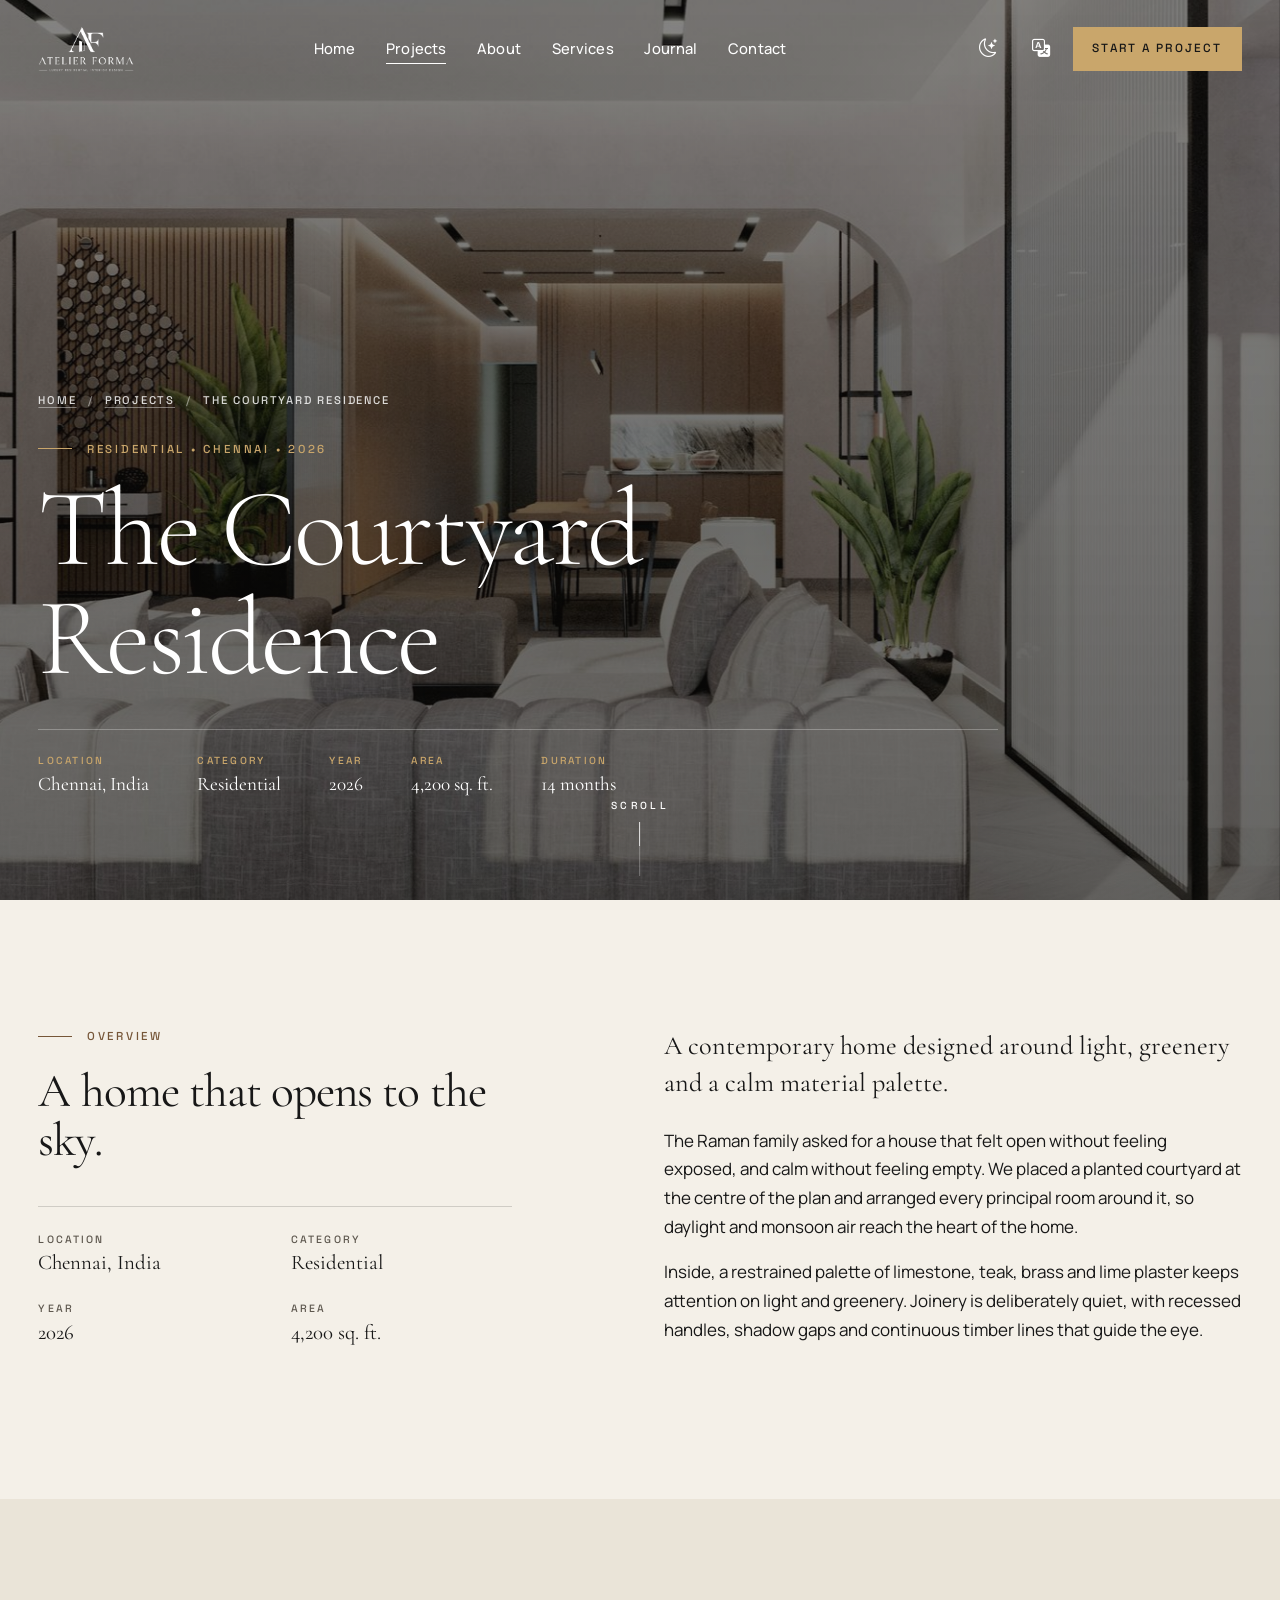
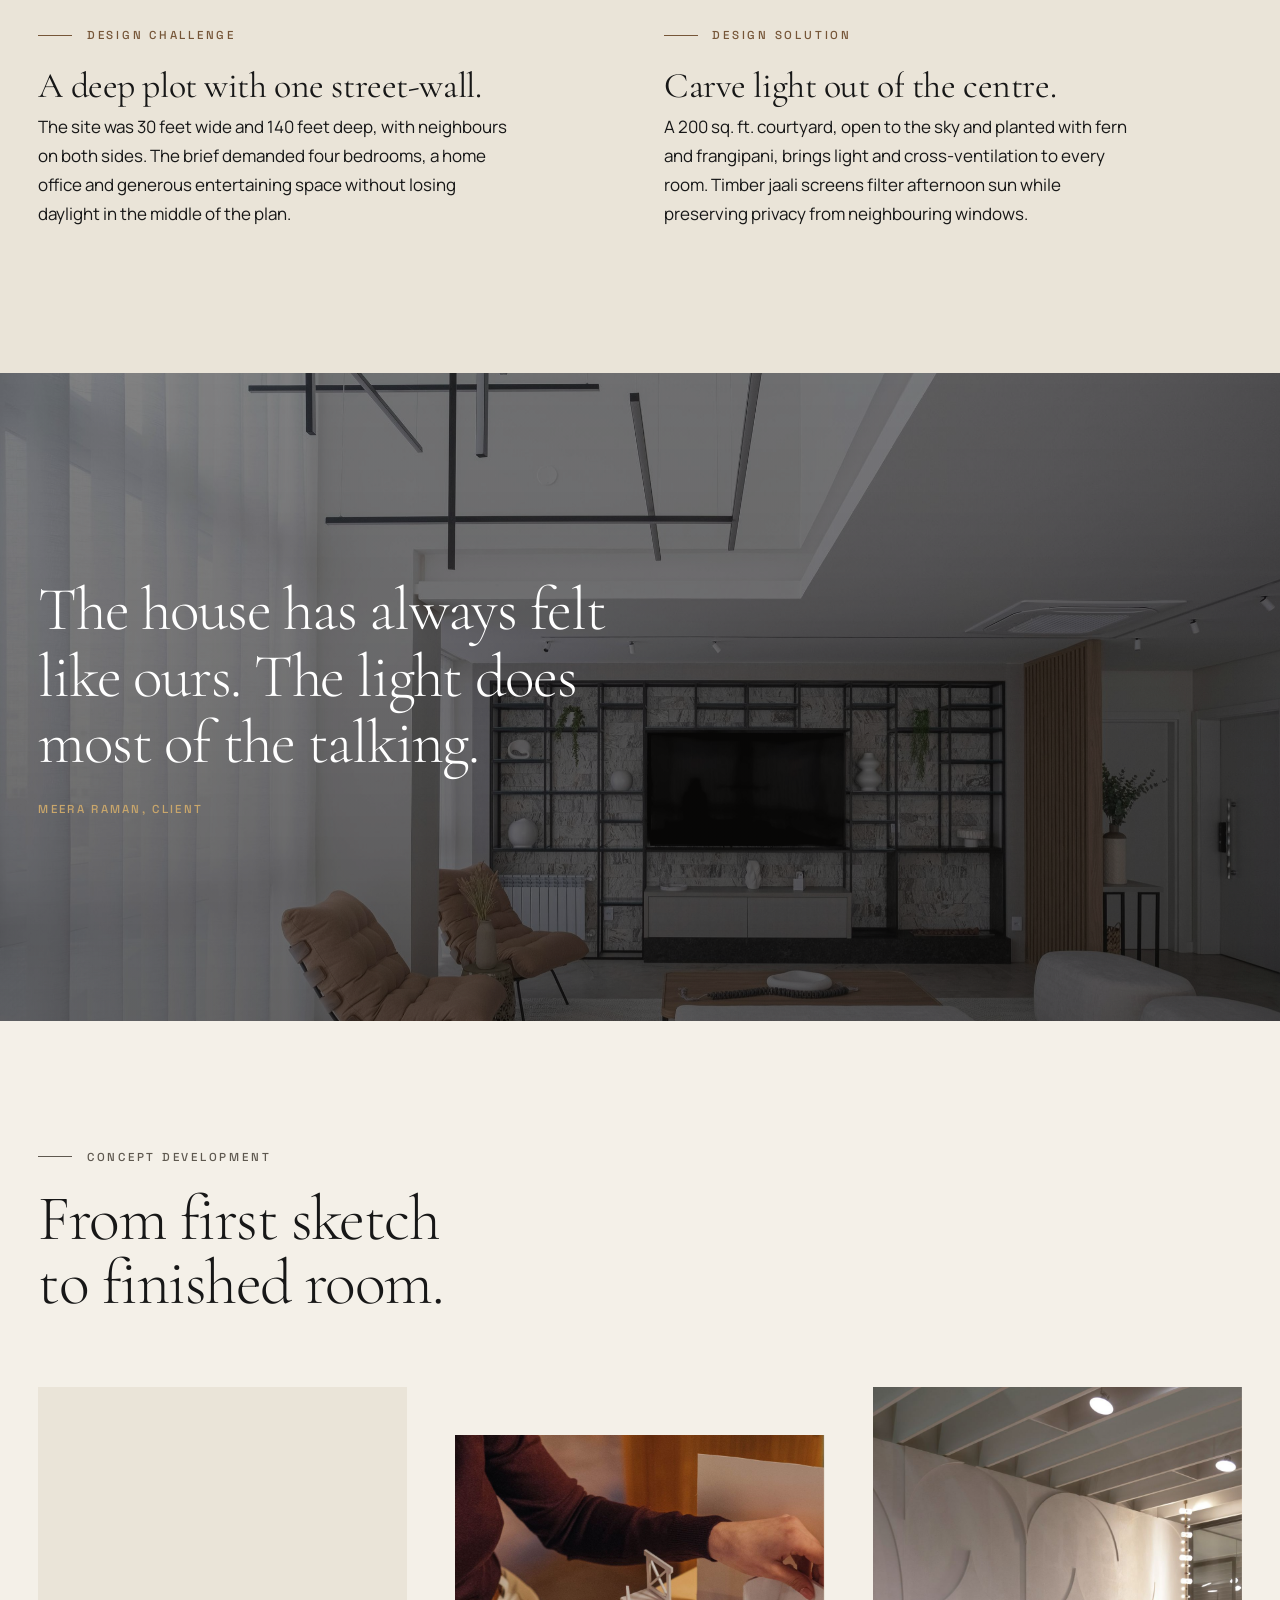
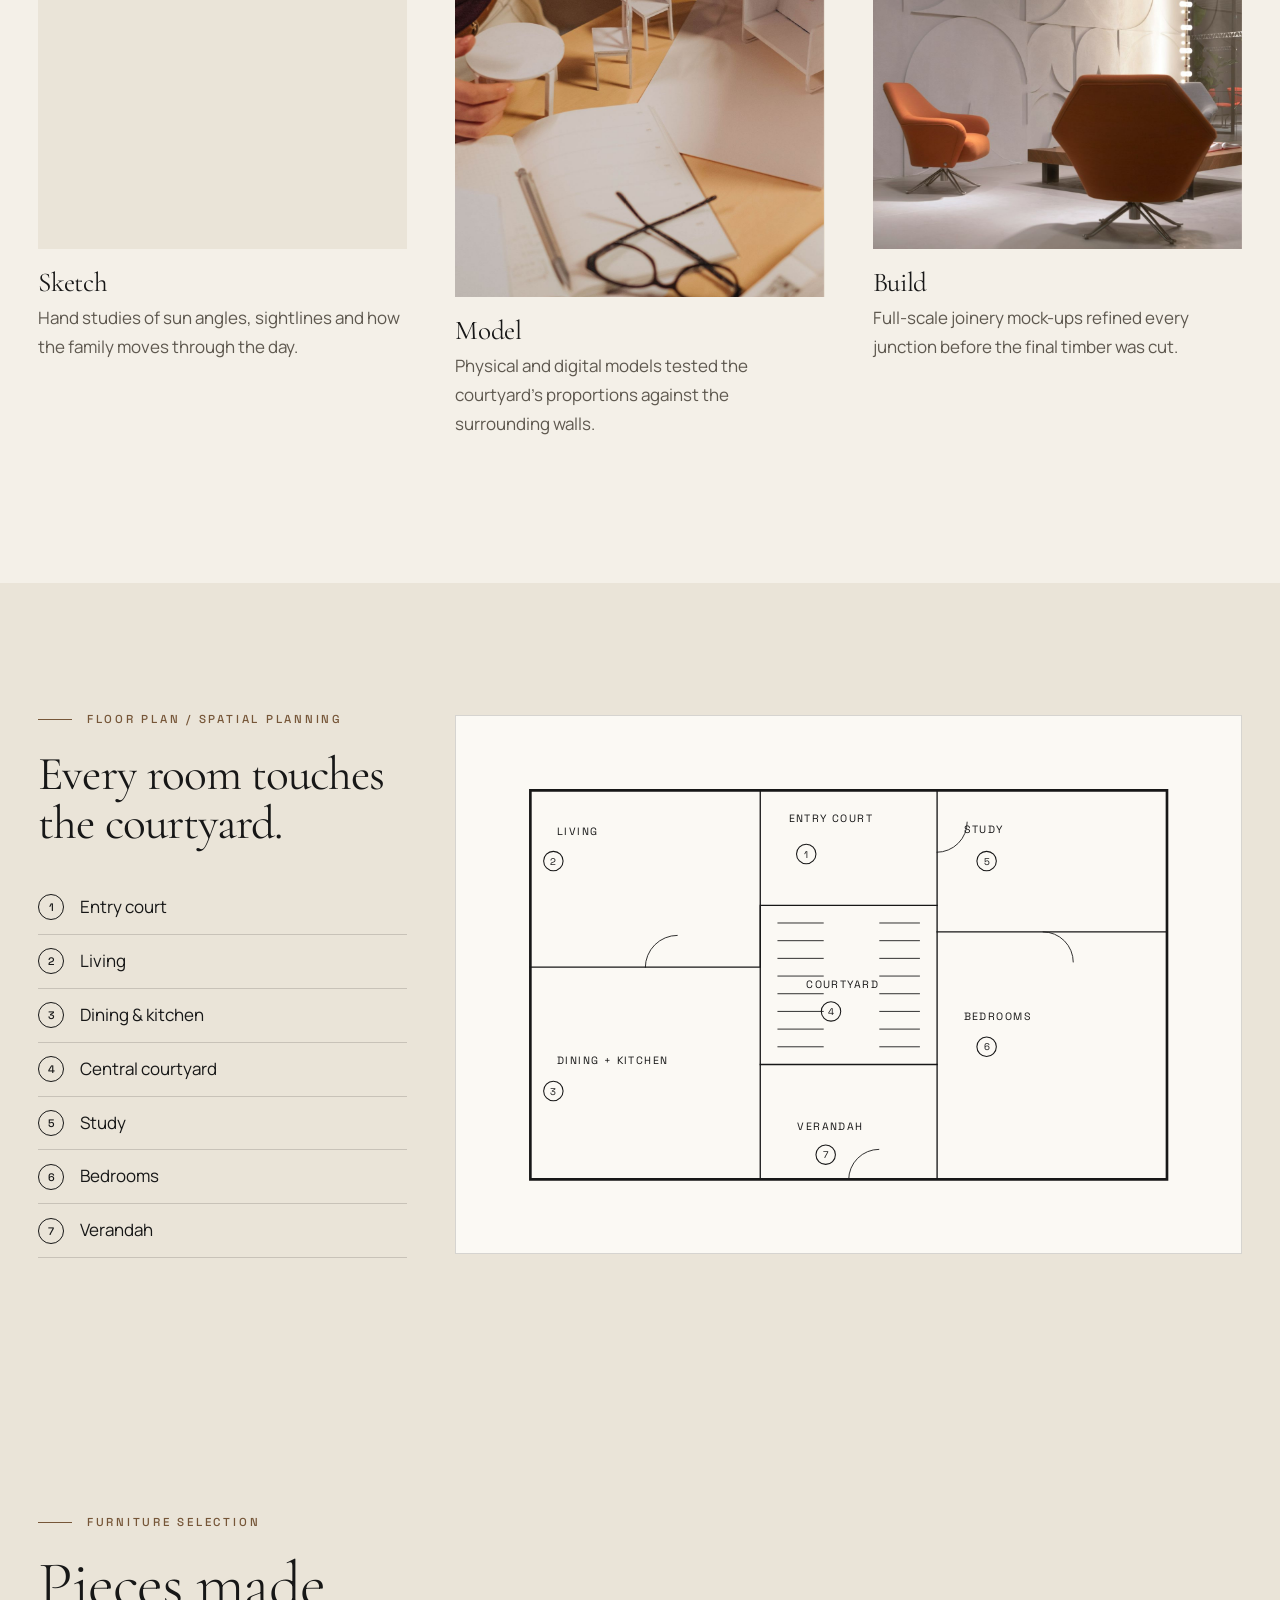
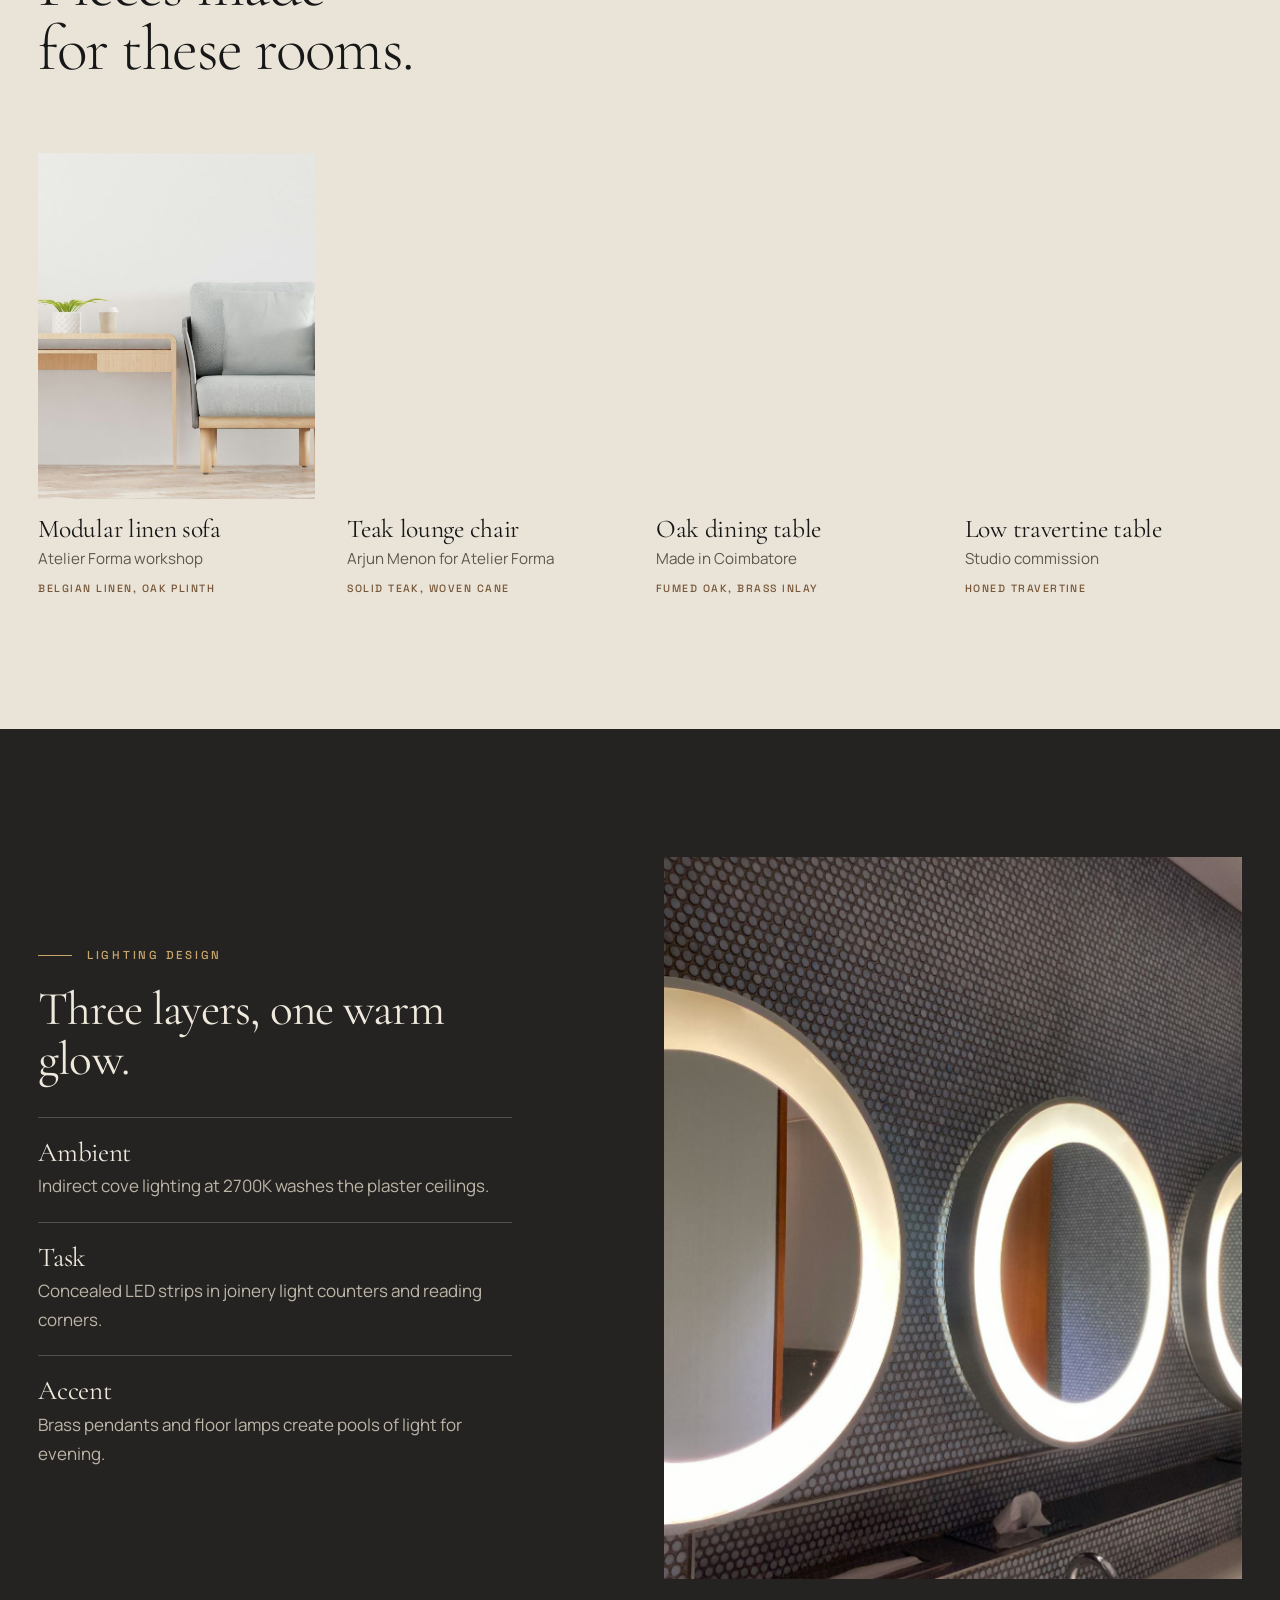
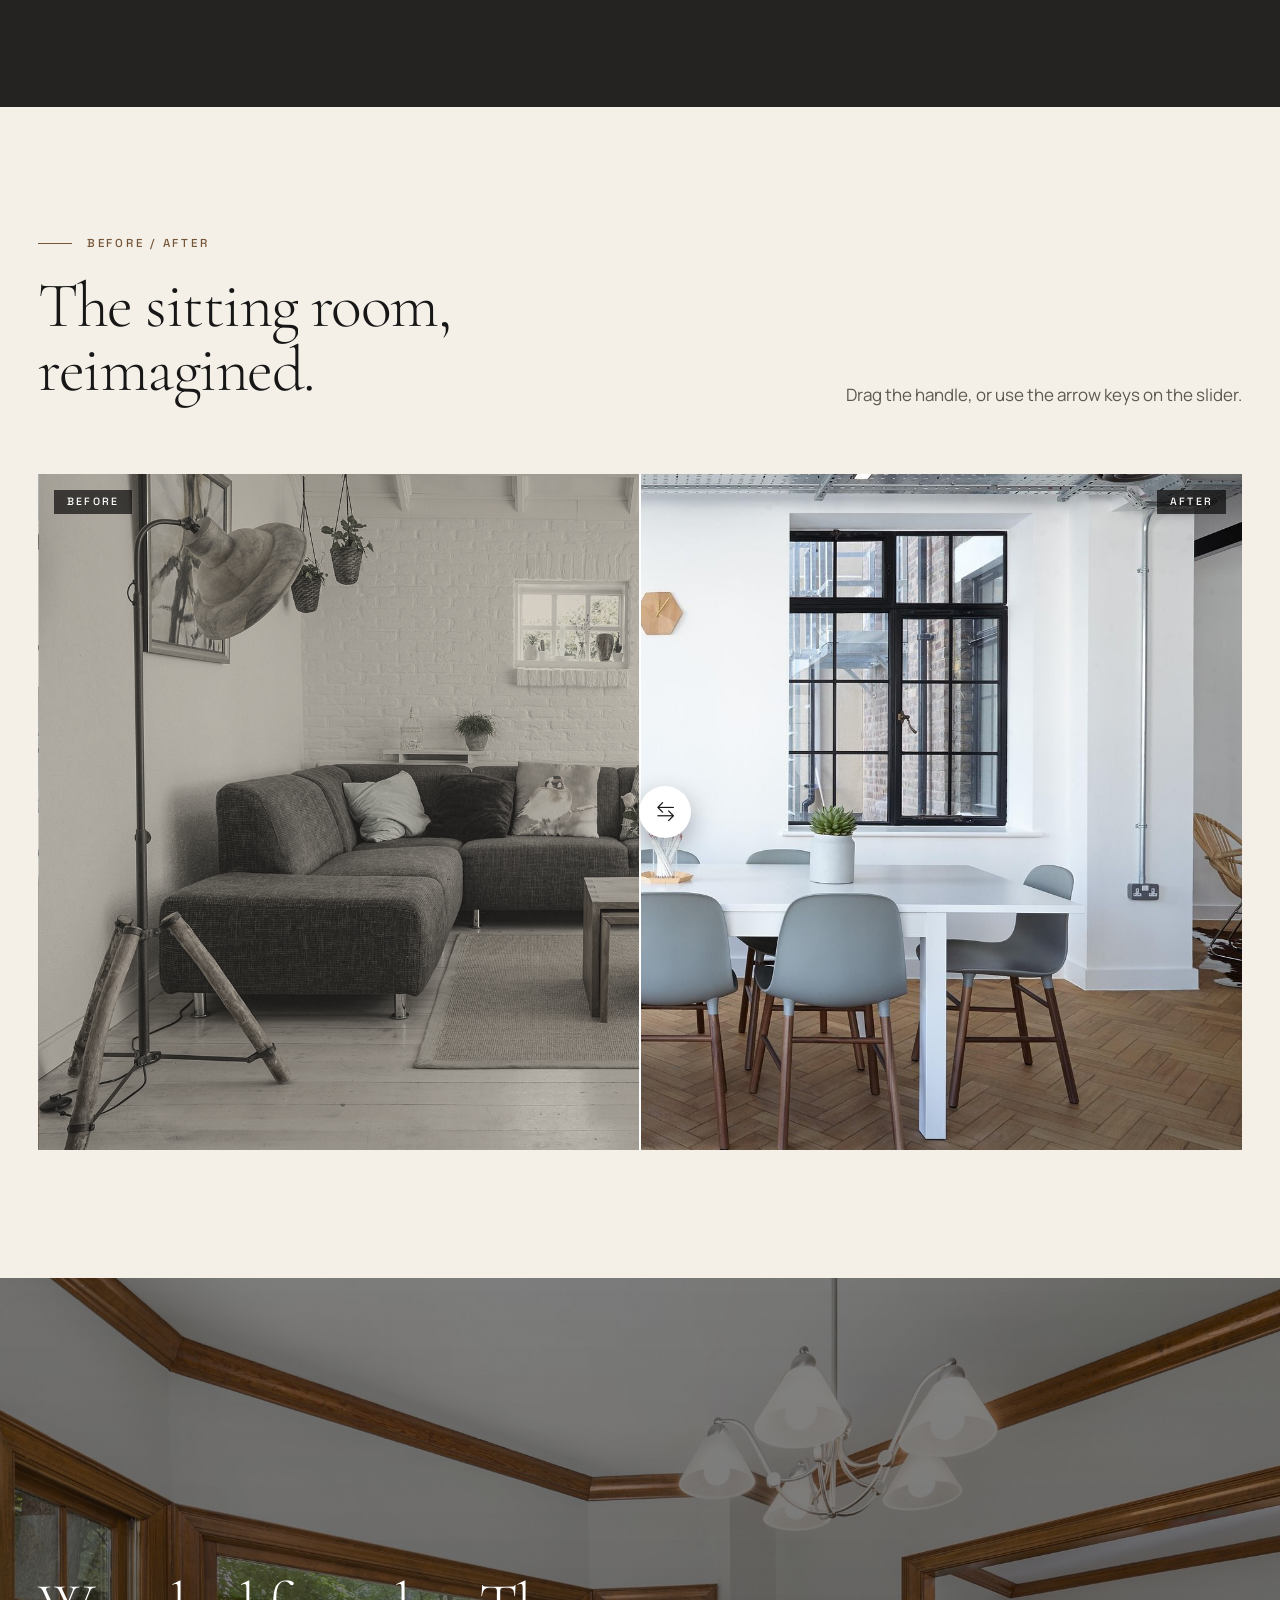
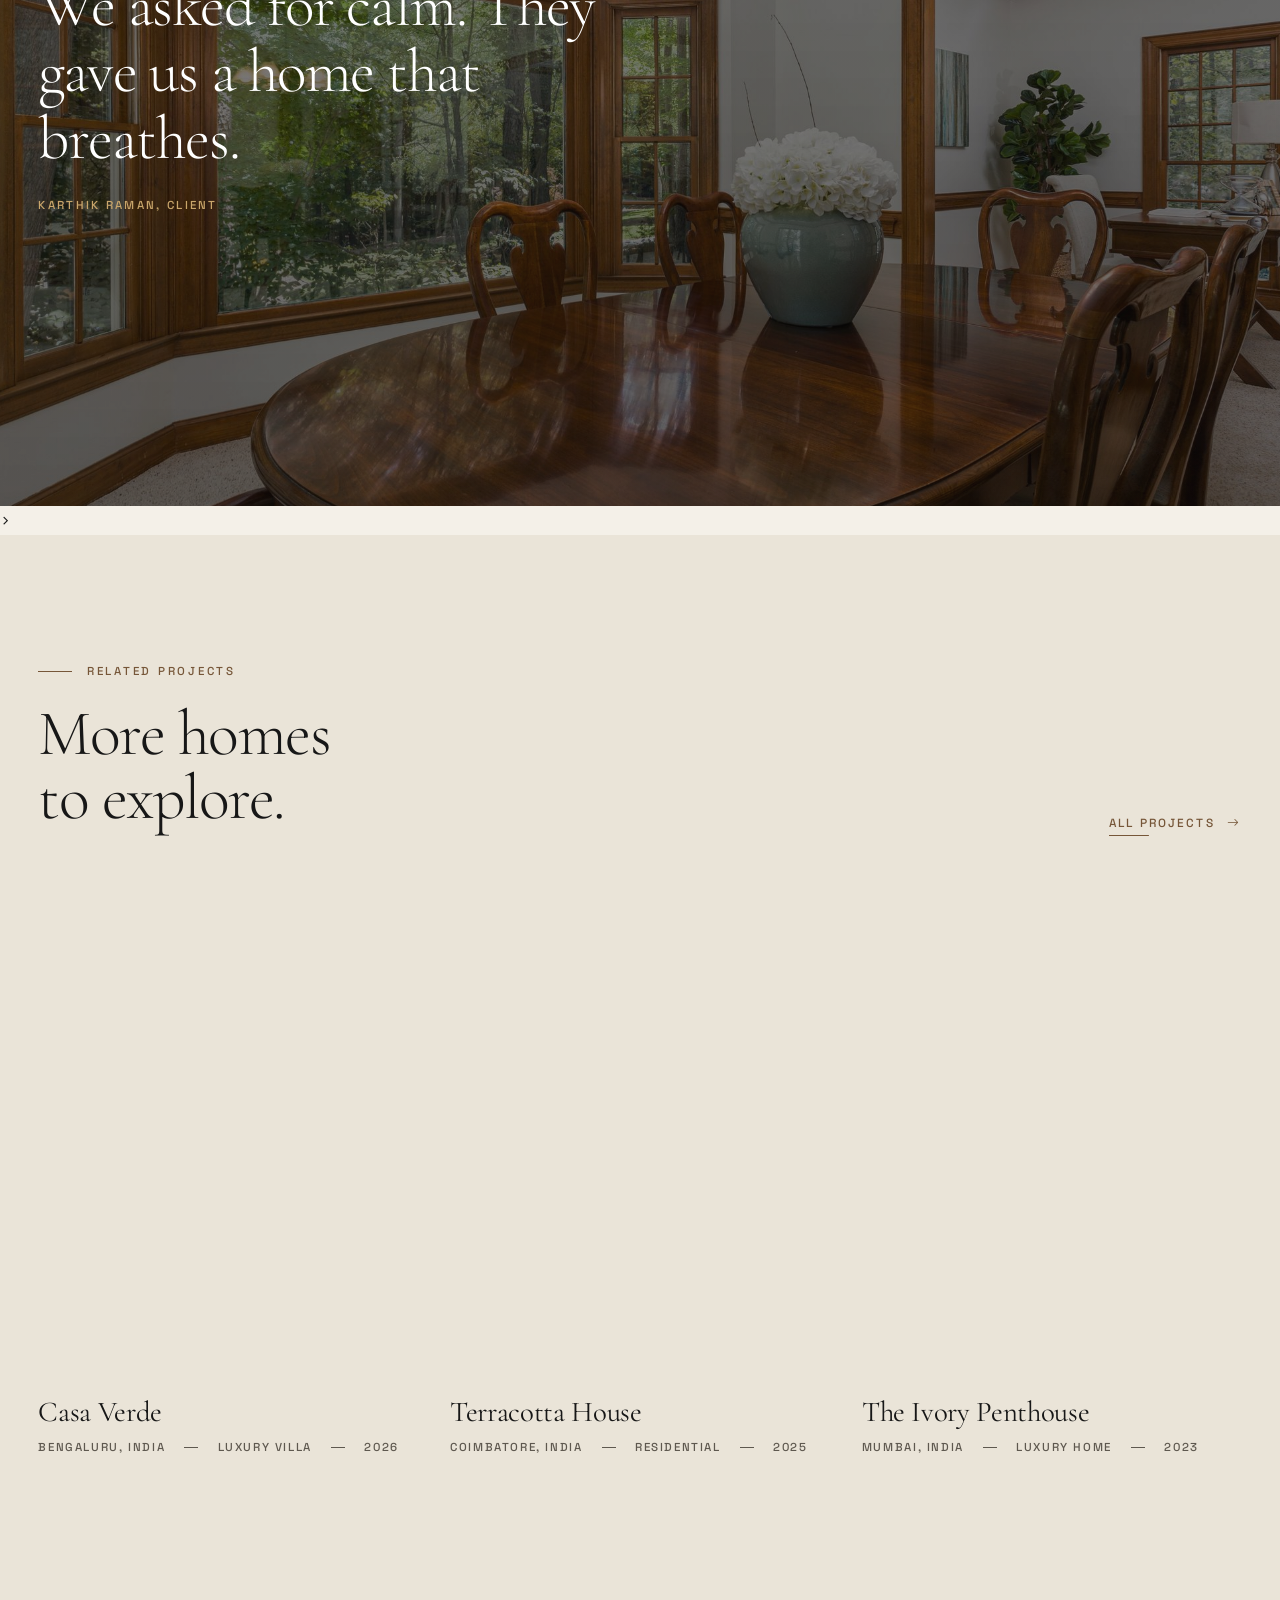
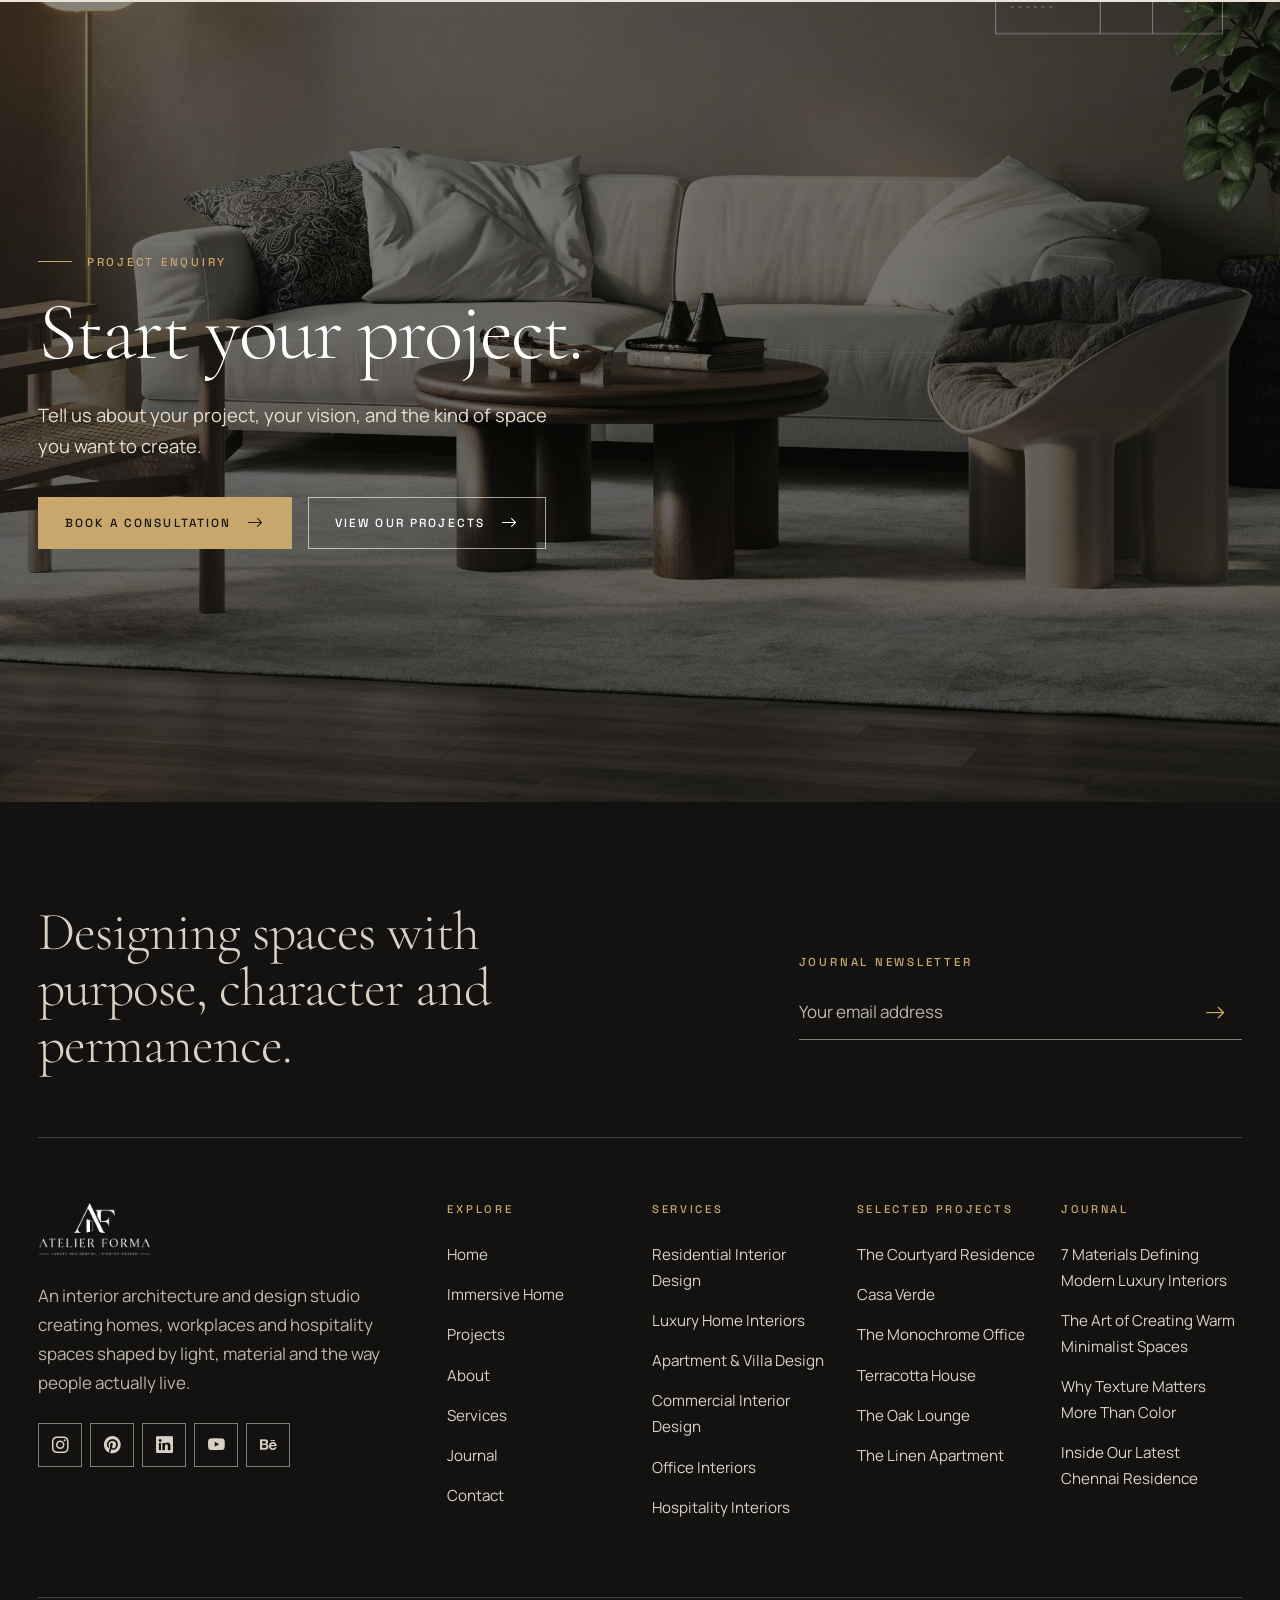
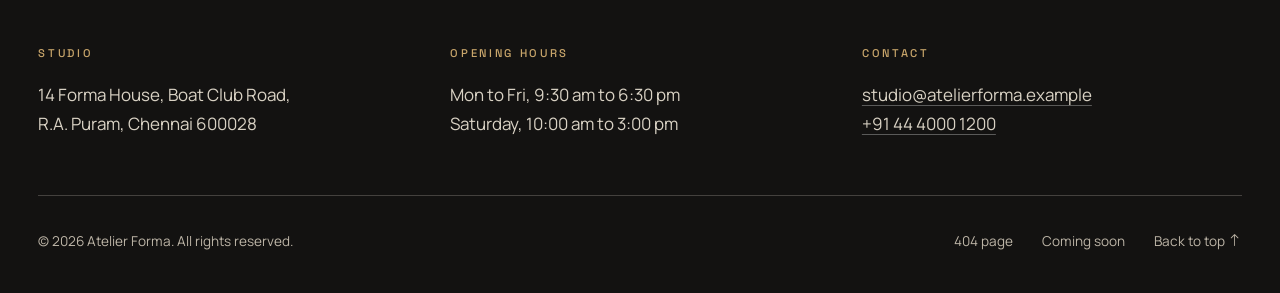
<file: project-details.html>
<!DOCTYPE html>
<html lang="en" data-theme="light" data-bs-theme="light">
<head>
  <meta charset="utf-8">
  <meta name="viewport" content="width=device-width, initial-scale=1">
  <title>The Courtyard Residence, Chennai | Atelier Forma Case Study</title>
  <meta name="description" content="A case study of The Courtyard Residence in Chennai: concept, floor plan, materials, colour palette, furniture, lighting and before and after.">
  <meta name="robots" content="index, follow">
  <meta name="theme-color" content="#171717">
  <link rel="canonical" href="https://www.atelierforma.example/project-details.html">
<link rel="shortcut icon" href="assets/images/icon.png" type="image/x-icon">

  <meta property="og:type" content="website">
  <meta property="og:site_name" content="Atelier Forma">
  <meta property="og:title" content="The Courtyard Residence, Chennai | Atelier Forma Case Study">
  <meta property="og:description" content="A case study of The Courtyard Residence in Chennai: concept, floor plan, materials, colour palette, furniture, lighting and before and after.">
  <meta property="og:url" content="https://www.atelierforma.example/project-details.html">
  <meta property="og:image" content="https://www.atelierforma.example/assets/images/og-cover.jpg">
  <meta name="twitter:card" content="summary_large_image">
  <meta name="twitter:title" content="The Courtyard Residence, Chennai | Atelier Forma Case Study">
  <meta name="twitter:description" content="A case study of The Courtyard Residence in Chennai: concept, floor plan, materials, colour palette, furniture, lighting and before and after.">
  <meta name="twitter:image" content="https://www.atelierforma.example/assets/images/og-cover.jpg">

  <script>
    /* Apply saved (or system) theme and text direction before first paint. */
    (function () {
      var d = document.documentElement;
      try {
        var t = localStorage.getItem('af-theme');
        if (!t) t = window.matchMedia('(prefers-color-scheme: dark)').matches ? 'dark' : 'light';
        d.setAttribute('data-theme', t); d.setAttribute('data-bs-theme', t);
        if (localStorage.getItem('af-dir') === 'rtl') d.setAttribute('dir', 'rtl');
      } catch (e) {}
      d.classList.add('js');
    })();
  </script>
  <link rel="preconnect" href="https://fonts.googleapis.com">
  <link rel="preconnect" href="https://fonts.gstatic.com" crossorigin>
  <link rel="preconnect" href="https://cdn.jsdelivr.net" crossorigin>
  <link rel="preload" as="image" href="assets/images/courtyard Residence.jpg" fetchpriority="high">
  <link rel="stylesheet" href="https://fonts.googleapis.com/css2?family=Cormorant+Garamond:ital,wght@0,300;0,400;0,500;0,600;1,300;1,400;1,500&family=Manrope:wght@300;400;500;600;700&family=Space+Grotesk:wght@400;500;600&display=swap">
  <link rel="stylesheet" href="https://cdn.jsdelivr.net/npm/bootstrap@5.3.3/dist/css/bootstrap.min.css" id="bs-css" data-ltr="https://cdn.jsdelivr.net/npm/bootstrap@5.3.3/dist/css/bootstrap.min.css" data-rtl="https://cdn.jsdelivr.net/npm/bootstrap@5.3.3/dist/css/bootstrap.rtl.min.css" crossorigin="anonymous">
  <script>if (document.documentElement.getAttribute('dir') === 'rtl') document.getElementById('bs-css').href = 'https://cdn.jsdelivr.net/npm/bootstrap@5.3.3/dist/css/bootstrap.rtl.min.css';</script>
  <link rel="stylesheet" href="https://cdn.jsdelivr.net/npm/bootstrap-icons@1.11.3/font/bootstrap-icons.min.css" crossorigin="anonymous">
  <link rel="stylesheet" href="assets/css/style.css">
  <link rel="stylesheet" href="assets/css/dark-mode.css">
  <link rel="stylesheet" href="assets/css/rtl.css">
  
  <script type="application/ld+json">
{
  "@context": "https://schema.org",
  "@graph": [
    {
      "@type": "Organization",
      "@id": "https://www.atelierforma.example/#organization",
      "name": "Atelier Forma",
      "url": "https://www.atelierforma.example/",
      "logo": "https://www.atelierforma.example/assets/images/favicon.svg",
      "description": "Interior architecture and design studio creating residential, commercial and hospitality interiors.",
      "sameAs": [
        "https://www.instagram.com/",
        "https://www.pinterest.com/",
        "https://www.linkedin.com/",
        "https://www.youtube.com/",
        "https://www.behance.net/"
      ]
    },
    {
      "@type": "WebPage",
      "@id": "https://www.atelierforma.example/project-details.html",
      "url": "https://www.atelierforma.example/project-details.html",
      "name": "The Courtyard Residence, Chennai | Atelier Forma Case Study",
      "isPartOf": {
        "@id": "https://www.atelierforma.example/#organization"
      }
    }
  ]
}
  </script>
</head>
<body class="page-projects">
  <a class="skip-link" href="#main">Skip to main content</a>

  <header class="site-header" id="siteHeader">
    <div class="container-wide header-inner">
      <a class="brand" href="index.html" aria-label="Atelier Forma, Interior Architecture. Home">
        <img class="brand__mark" src="assets/images/logo.png" alt="Atelier Forma – Interior Architecture" width="160" height="77">
      </a>
      <nav class="nav-main d-none d-lg-block" aria-label="Primary">
        <ul class="nav-list">
          <li class="nav-item dropdown"><a class="nav-link dropdown-toggle" href="index.html" role="button" data-bs-toggle="dropdown" aria-expanded="false">Home</a><ul class="dropdown-menu"><li><a class="dropdown-item" href="index.html">Modern Studio Landing</a></li><li><a class="dropdown-item" href="home-2.html">Immersive Experience</a></li></ul></li>
          <li class="nav-item"><a class="nav-link active" href="projects.html" aria-current="page">Projects</a></li>
          <li class="nav-item"><a class="nav-link" href="about.html">About</a></li>
          <li class="nav-item"><a class="nav-link" href="services.html">Services</a></li>
          <li class="nav-item"><a class="nav-link" href="journal.html">Journal</a></li>
          <li class="nav-item"><a class="nav-link" href="contact.html">Contact</a></li>
        </ul>
      </nav>
      <div class="header-actions">
        <button class="icon-btn" type="button" data-theme-toggle aria-label="Switch to dark mode" aria-pressed="false"><i class="bi bi-moon-stars" aria-hidden="true"></i></button>
        <button class="icon-btn" type="button" data-rtl-toggle aria-label="Switch to right-to-left layout" aria-pressed="false"><i class="bi bi-translate" aria-hidden="true"></i></button>
        <a class="btn-forma btn-forma--solid btn-forma--sm d-none d-xl-inline-flex" href="contact.html#enquiry"><span>Start a Project</span></a>
        <button class="icon-btn d-lg-none" type="button" data-bs-toggle="offcanvas" data-bs-target="#mobileNav" aria-controls="mobileNav" aria-label="Open menu"><i class="bi bi-list" aria-hidden="true"></i></button>
      </div>
    </div>
  </header>

  <div class="offcanvas offcanvas-end mobile-nav" tabindex="-1" id="mobileNav" aria-labelledby="mobileNavLabel">
    <div class="offcanvas-header">
      <img class="brand__mark brand__mark--mobile" id="mobileNavLabel" src="assets/images/logo.png" alt="Atelier Forma">
      <button type="button" class="icon-btn" data-bs-dismiss="offcanvas" aria-label="Close menu"><i class="bi bi-x-lg" aria-hidden="true"></i></button>
    </div>
    <div class="offcanvas-body">
      <nav aria-label="Mobile">
        <ul class="mobile-links">
          <li><a href="index.html">Home</a><ul class="mobile-sub"><li><a href="index.html">Modern Landing</a></li><li><a href="home-2.html">Immersive Experience</a></li></ul></li>
          <li><a href="projects.html" aria-current="page">Projects</a></li>
          <li><a href="about.html">About</a></li>
          <li><a href="services.html">Services</a></li>
          <li><a href="journal.html">Journal</a></li>
          <li><a href="contact.html">Contact</a></li>
        </ul>
      </nav>
      <div class="mobile-foot">
        <a class="btn-forma btn-forma--solid " href="contact.html#enquiry"><span>Start a Project</span><span class="btn-forma__icon"><i class="bi bi-arrow-right" aria-hidden="true"></i></span></a>
        <p class="mt-4 mb-1">14 Forma House, Boat Club Road, R.A. Puram, Chennai 600028, Tamil Nadu, India</p>
        <p class="mb-0"><a href="mailto:studio@atelierforma.example">studio@atelierforma.example</a><br><a href="tel:+914440001200">+91 44 4000 1200</a></p>
      </div>
    </div>
  </div>

  <main id="main">
    <section class="pd-hero parallax-band on-dark" data-parallax-bg aria-labelledby="pd-title">
      <div class="parallax-band__media" aria-hidden="true"><img src="assets/images/courtyard Residence.jpg" srcset=" " sizes="100vw" width="2400" height="1500" alt="" fetchpriority="high" decoding="async"></div>
      <div class="parallax-band__veil"></div>
      <div class="container-wide pd-hero__inner">
        <nav aria-label="Breadcrumb"><ol class="crumbs"><li><a href="index.html">Home</a></li><li><a href="projects.html">Projects</a></li><li aria-current="page">The Courtyard Residence</li></ol></nav>
        <p class="eyebrow">Residential &bull; Chennai &bull; 2026</p>
        <h1 class="t-mega pd-hero__title" id="pd-title"><span class="line"><span>The Courtyard</span></span><span class="line"><span>Residence</span></span></h1>
        <ul class="hero-facts pd-hero__facts"><li><span>Location</span>Chennai, India</li><li><span>Category</span>Residential</li><li><span>Year</span>2026</li><li><span>Area</span>4,200 sq. ft.</li><li><span>Duration</span>14 months</li></ul>
      </div>
      <a class="scroll-indicator" href="#overview" data-scroll-indicator aria-label="Scroll to project overview"><span>Scroll</span><i class="scroll-indicator__line"></i></a>
    </section>

    <section class="section pd-overview" id="overview" aria-labelledby="pd-ov">
      <div class="container-wide"><div class="row gx-lg-5 gy-5">
        <div class="col-lg-5"><p class="eyebrow ">Overview</p><h2 class="t-lg" id="pd-ov" data-reveal="text">A home that opens to the sky.</h2>
          <dl class="pd-meta"><div><dt>Location</dt><dd>Chennai, India</dd></div><div><dt>Category</dt><dd>Residential</dd></div><div><dt>Year</dt><dd>2026</dd></div><div><dt>Area</dt><dd>4,200 sq. ft.</dd></div><div>
                </div>
              </dl></div>
        <div class="col-lg-6 offset-lg-1"><p class="lead-serif" data-reveal="fade-up">A contemporary home designed around light, greenery and a calm material palette.</p>
          <p data-reveal="fade-up">The Raman family asked for a house that felt open without feeling exposed, and calm without feeling empty. We placed a planted courtyard at the centre of the plan and arranged every principal room around it, so daylight and monsoon air reach the heart of the home.</p>
          <p data-reveal="fade-up">Inside, a restrained palette of limestone, teak, brass and lime plaster keeps attention on light and greenery. Joinery is deliberately quiet, with recessed handles, shadow gaps and continuous timber lines that guide the eye.</p></div>
      </div></div>
    </section>

    <section class="section cs-pair on-paper" aria-labelledby="pd-chal">
      <div class="container-wide"><div class="row gx-lg-5 gy-5">
        <div class="col-lg-5"><p class="eyebrow">Design challenge</p><h2 class="t-md" id="pd-chal" data-reveal="text">A deep plot with one street-wall.</h2>
          <p data-reveal="fade-up">The site was 30 feet wide and 140 feet deep, with neighbours on both sides. The brief demanded four bedrooms, a home office and generous entertaining space without losing daylight in the middle of the plan.</p></div>
        <div class="col-lg-5 offset-lg-1"><p class="eyebrow">Design solution</p><h2 class="t-md" data-reveal="text">Carve light out of the centre.</h2>
          <p data-reveal="fade-up">A 200 sq. ft. courtyard, open to the sky and planted with fern and frangipani, brings light and cross-ventilation to every room. Timber jaali screens filter afternoon sun while preserving privacy from neighbouring windows.</p></div>
      </div></div>
    </section>

    
    <section class="band parallax-band on-dark" data-parallax-bg >
      <div class="parallax-band__media" aria-hidden="true"><img src="assets/images/Commercial.jpg" srcset="" sizes="100vw" width="2400" height="1400" alt="" loading="lazy" decoding="async"></div>
      <div class="parallax-band__veil"></div>
      <div class="container-wide band__inner"><blockquote class="band__quote" data-reveal="fade-up"><p>The house has always felt like ours. The light does most of the talking.</p><footer>Meera Raman, client</footer></blockquote></div>
    </section>

    <section class="section concept" aria-labelledby="pd-concept">
      <div class="container-wide">
        <div class="section-head"><div><p class="eyebrow ">Concept development</p><h2 class="t-xl" id="pd-concept" data-reveal="text">From first sketch<br>to finished room.</h2></div></div>
        <div class="row gx-lg-5 gy-5">
          <div class="col-md-4"><div class="frame reveal-media " style="--ar:4/5" data-reveal="clip-up"><div class="px" data-parallax-img data-speed="0.06"><img src="assets/images/sketch.jpg" srcset="" sizes="(min-width:992px) 30vw, 100vw" width="900" height="1100" alt="Architect&#x27;s plans and drawing instruments on a studio table" loading="lazy" decoding="async"></div></div><h3 class="cap-h">Sketch</h3><p>Hand studies of sun angles, sightlines and how the family moves through the day.</p></div>
          <div class="col-md-4 pt-md-5"><div class="frame reveal-media " style="--ar:4/5;--d:0.1s" data-reveal="clip-up"><div class="px" data-parallax-img data-speed="0.09"><img src="assets/images/interior design model.jpg" srcset="" sizes="(min-width:992px) 30vw, 100vw" width="900" height="1100" alt="Architectural interior with curved walls and sunlight" loading="lazy" decoding="async"></div></div><h3 class="cap-h">Model</h3><p>Physical and digital models tested the courtyard&rsquo;s proportions against the surrounding walls.</p></div>
          <div class="col-md-4"><div class="frame reveal-media " style="--ar:4/5;--d:0.2s" data-reveal="clip-up"><div class="px" data-parallax-img data-speed="0.06"><img src="assets/images/enquiry.jpg" srcset="" sizes="(min-width:992px) 30vw, 100vw" width="900" height="1100" alt="Living room of The Courtyard Residence with a calm palette and garden views" loading="lazy" decoding="async"></div></div><h3 class="cap-h">Build</h3><p>Full-scale joinery mock-ups refined every junction before the final timber was cut.</p></div>
        </div>
      </div>
    </section>

    <section class="section spatial on-paper" aria-labelledby="pd-plan">
      <div class="container-wide"><div class="row gx-lg-5 gy-5 align-items-center">
        <div class="col-lg-4"><p class="eyebrow ">Floor plan / spatial planning</p><h2 class="t-lg" id="pd-plan" data-reveal="text">Every room touches the courtyard.</h2>
          <ol class="plan-legend"><li>Entry court</li><li>Living</li><li>Dining &amp; kitchen</li><li>Central courtyard</li><li>Study</li><li>Bedrooms</li><li>Verandah</li></ol></div>
        <div class="col-lg-8"><div class="plan-wrap"><svg class="plan" viewBox="0 0 800 520" role="img" aria-labelledby="plan-t plan-d" data-line-draw-svg>
        <title id="plan-t">Ground floor plan of The Courtyard Residence</title>
        <desc id="plan-d">Rooms are arranged around a central courtyard: entry court and living on the left, dining and kitchen below, study and bedrooms on the right and a verandah at the bottom.</desc>
        <g fill="none" stroke="currentColor" stroke-width="3" stroke-linecap="square">
          <path pathLength="100" d="M40 40H760V480H40Z"/>
          <path pathLength="100" stroke-width="1.5" d="M300 40V240M40 240H300M300 350V480M500 40V170M500 200H760M500 350V480"/>
          <path pathLength="100" stroke-width="1.5" d="M300 170H500V350H300Z"/>
          <path pathLength="100" stroke-width="1" d="M170 240A36 36 0 0 1 206 204M500 110A34 34 0 0 0 534 76M620 200A34 34 0 0 1 654 234M400 480A34 34 0 0 1 434 446"/>
          <path pathLength="100" stroke-width="1" stroke-dasharray="4 5" d="M320 190H480M320 210H480M320 230H480M320 250H480M320 270H480M320 290H480M320 310H480M320 330H480"/>
        </g>
        <g fill="currentColor" font-family="Space Grotesk, sans-serif" font-size="12" letter-spacing="1.6">
          <text x="70" y="90">LIVING</text><text x="70" y="350">DINING + KITCHEN</text><text x="332" y="76">ENTRY COURT</text><text x="352" y="264">COURTYARD</text>
          <text x="530" y="88">STUDY</text><text x="530" y="300">BEDROOMS</text><text x="342" y="424">VERANDAH</text>
        </g>
        <g fill="none" stroke="currentColor" stroke-width="1.2">
          <circle cx="66" cy="120" r="11"/><circle cx="66" cy="380" r="11"/><circle cx="352" cy="112" r="11"/><circle cx="380" cy="290" r="11"/><circle cx="556" cy="120" r="11"/><circle cx="556" cy="330" r="11"/><circle cx="374" cy="452" r="11"/></g>
        <g fill="currentColor" font-family="Space Grotesk, sans-serif" font-size="11" text-anchor="middle">
          <text x="66" y="124">2</text><text x="66" y="384">3</text><text x="352" y="116">1</text><text x="380" y="294">4</text><text x="556" y="124">5</text><text x="556" y="334">6</text><text x="374" y="456">7</text></g>
      </svg></div></div>
      </div></div>
    </section>

    

    <section class="section furniture on-paper" aria-labelledby="pd-furn">
      <div class="container-wide">
        <div class="section-head"><div><p class="eyebrow ">Furniture selection</p><h2 class="t-xl" id="pd-furn" data-reveal="text">Pieces made<br>for these rooms.</h2></div></div>
        <ul class="furn-grid"><li data-reveal="fade-up" style="--d:0.0s"><span class="furn__img"><img src="assets/images/Furniture selection.jpg" sizes="(min-width:992px) 22vw, 50vw" width="800" height="1000" alt="Modular linen sofa" loading="lazy" decoding="async"></span><h3>Modular linen sofa</h3><p>Atelier Forma workshop</p><small>Belgian linen, oak plinth</small></li><li data-reveal="fade-up" style="--d:0.08s"><span class="furn__img"><img src="assets/images/Teak lounge chair.jpg" srcset="" sizes="(min-width:992px) 22vw, 50vw" width="800" height="1000" alt="Teak lounge chair" loading="lazy" decoding="async"></span><h3>Teak lounge chair</h3><p>Arjun Menon for Atelier Forma</p><small>Solid teak, woven cane</small></li><li data-reveal="fade-up" style="--d:0.16s"><span class="furn__img">
          <img src="assets/images/Oak dining table.jpg" srcset="" sizes="(min-width:992px) 22vw, 50vw" width="800" height="1000" alt="Oak dining table" loading="lazy" decoding="async"></span>
          <h3>Oak dining table</h3><p>Made in Coimbatore</p><small>Fumed oak, brass inlay</small>
        </li><li data-reveal="fade-up" style="--d:0.24s">
          <span class="furn__img">
            <img src="assets/images/Low travertine table.jpg" srcset="" sizes="(min-width:992px) 22vw, 50vw" width="800" height="1000" alt="Low travertine table" loading="lazy" decoding="async"></span><h3>Low travertine table</h3><p>Studio commission</p><small>Honed travertine</small></li></ul>
      </div>
    </section>

    <section class="section lighting on-dark" aria-labelledby="pd-light">
      <div class="container-wide"><div class="row gx-lg-5 gy-5 align-items-center">
        <div class="col-lg-5"><p class="eyebrow ">Lighting design</p><h2 class="t-lg" id="pd-light" data-reveal="text">Three layers, one warm glow.</h2>
          <ul class="layers"><li><h3>Ambient</h3><p>Indirect cove lighting at 2700K washes the plaster ceilings.</p></li><li><h3>Task</h3><p>Concealed LED strips in joinery light counters and reading corners.</p></li><li><h3>Accent</h3><p>Brass pendants and floor lamps create pools of light for evening.</p></li></ul></div>
        <div class="col-lg-6 offset-lg-1"><div class="frame reveal-media " style="--ar:4/5" data-reveal="curtain"><div class="px" data-parallax-img data-speed="0.08"><img src="assets/images/Lighting design.jpg" srcset="" sizes="(min-width:992px) 44vw, 100vw" width="1200" height="1500" alt="Sculptural table lamp casting warm light" loading="lazy" decoding="async"></div></div></div>
      </div></div>
    </section>

    <section class="section before-after" aria-labelledby="pd-ba">
      <div class="container-wide">
        <div class="section-head"><div><p class="eyebrow ">Before / after</p><h2 class="t-xl" id="pd-ba" data-reveal="text">The sitting room,<br>reimagined.</h2></div><p class="section-head__aside">Drag the handle, or use the arrow keys on the slider.</p></div>
        <div class="ba" data-before-after style="--pos:50%">
          <div class="ba__after"><img src="assets/images/design1.jpg" srcset="" sizes="(min-width:1400px) 1400px, 100vw" width="1600" height="900" alt="After: the sitting room with limestone floors, linen seating and courtyard views" loading="lazy" decoding="async"></div>
          <div class="ba__before"><img src="assets/images/design3.jpg" sizes="(min-width:1400px) 1400px, 100vw" width="1600" height="900" alt="Before: the sitting room with dated finishes and closed-off windows" loading="lazy" decoding="async"></div>
          <span class="ba__label ba__label--before" aria-hidden="true">Before</span><span class="ba__label ba__label--after" aria-hidden="true">After</span>
          <span class="ba__handle" aria-hidden="true"><i class="bi bi-arrow-left-right" aria-hidden="true"></i></span>
          <input class="ba__range" type="range" min="0" max="100" value="50" aria-label="Compare before and after: drag to reveal">
        </div>
      </div>
    </section>


    
    <section class="band parallax-band on-dark band--tall" data-parallax-bg >
      <div class="parallax-band__media" aria-hidden="true"><img src="assets/images/Oak dining table.jpg" sizes="100vw" width="2400" height="1400" alt="" loading="lazy" decoding="async"></div>
      <div class="parallax-band__veil"></div>
      <div class="container-wide band__inner"><blockquote class="band__quote" data-reveal="fade-up"><p>We asked for calm. They gave us a home that breathes.</p><footer>Karthik Raman, client</footer></blockquote></div>
    </section>

 >

    <section class="section related on-paper" aria-labelledby="pd-rel">
      <div class="container-wide">
        <div class="section-head"><div><p class="eyebrow ">Related projects</p><h2 class="t-xl" id="pd-rel" data-reveal="text">More homes<br>to explore.</h2></div><div class="section-head__aside"><a class="link-arrow " href="projects.html"><span>All projects</span><i class="bi bi-arrow-right" aria-hidden="true"></i></a></div></div>
        <div class="rel-grid"><article class="rel" data-reveal="fade-up" style="--d:0.0s"><a href="project-details.html" tabindex="-1" aria-hidden="true"><div class="frame reveal-media " style="--ar:4/5" data-reveal="clip-up"><img src="assets/images/Casa Verde.jpg" srcset="" sizes="(min-width:992px) 30vw, 100vw" width="900" height="1100" alt="" loading="lazy" decoding="async"></div></a>
        <h3><a href="project-details.html">Casa Verde</a></h3><ul class="meta-inline"><li>Bengaluru, India</li><li>Luxury Villa</li><li>2026</li></ul></article><article class="rel" data-reveal="fade-up" style="--d:0.1s"><a href="project-details.html" tabindex="-1" aria-hidden="true"><div class="frame reveal-media " style="--ar:4/5" data-reveal="clip-up"><img src="assets/images/Terracotta House.jpg" srcset="" sizes="(min-width:992px) 30vw, 100vw" width="900" height="1100" alt="" loading="lazy" decoding="async"></div></a>
        <h3><a href="project-details.html">Terracotta House</a></h3><ul class="meta-inline"><li>Coimbatore, India</li><li>Residential</li><li>2025</li></ul></article><article class="rel" data-reveal="fade-up" style="--d:0.2s"><a href="project-details.html" tabindex="-1" aria-hidden="true"><div class="frame reveal-media " style="--ar:4/5" data-reveal="clip-up"><img src="assets/images/country.jpg" srcset="" sizes="(min-width:992px) 30vw, 100vw" width="900" height="1100" alt="" loading="lazy" decoding="async"></div></a>
        <h3><a href="project-details.html">The Ivory Penthouse</a></h3><ul class="meta-inline"><li>Mumbai, India</li><li>Luxury Home</li><li>2023</li></ul></article></div>
      </div>
    </section>

    
    <section class="enquiry parallax-band on-dark" data-parallax-bg aria-labelledby="enquiry-title">
      <div class="parallax-band__media" aria-hidden="true"><img src="assets/images/ctc.jpg" srcset="" sizes="100vw" width="2000" height="1200" alt="" loading="lazy" decoding="async"></div>
      <div class="parallax-band__veil"></div>
      <svg class="float-el d-none d-lg-block float-el--tr" data-speed="0.2"  viewBox="0 0 220 160" fill="none" stroke="currentColor" stroke-width="1" aria-hidden="true" focusable="false"><path d="M6 6h208v148H6z"/><path d="M6 70h96M102 6v64M102 100v54M150 70h64M150 70v84"/><path d="M102 70a24 24 0 0 1-24-24" /><path d="M150 100a20 20 0 0 1 20 20" /><path d="M20 118h60M20 130h40" stroke-dasharray="3 4"/></svg>
      <div class="container-wide enquiry__inner">
        <p class="eyebrow ">Project enquiry</p>
        <h2 class="t-xl" id="enquiry-title" data-reveal="text">Start your project.</h2>
        <p class="enquiry__lead" data-reveal="fade-up" style="--d:.15s">Tell us about your project, your vision, and the kind of space you want to create.</p>
        <div class="enquiry__actions" data-reveal="fade-up" style="--d:.25s">
          <a class="btn-forma btn-forma--solid " href="contact.html#enquiry"><span>Book a Consultation</span><span class="btn-forma__icon"><i class="bi bi-arrow-right" aria-hidden="true"></i></span></a>
          <a class="btn-forma btn-forma--ghost " href="projects.html"><span>View Our Projects</span><span class="btn-forma__icon"><i class="bi bi-arrow-right" aria-hidden="true"></i></span></a>
        </div>
      </div>
    </section>
  </main>

  <footer class="site-footer on-dark" role="contentinfo">
    <div class="container-wide">
      <div class="footer-top">
        <p class="footer-statement" data-reveal="fade-up">Designing spaces with purpose, character and permanence.</p>
        <form class="newsletter" data-newsletter novalidate>
          <label for="newsletter-email" class="eyebrow mb-3 d-block">Journal newsletter</label>
          <div class="newsletter__row">
            <input type="email" id="newsletter-email" name="email" placeholder="Your email address" autocomplete="email" required aria-describedby="newsletter-msg">
            <button type="submit" class="newsletter__btn" aria-label="Subscribe to the newsletter"><i class="bi bi-arrow-right" aria-hidden="true"></i></button>
          </div>
          <p class="newsletter__msg" id="newsletter-msg" role="status" aria-live="polite"></p>
        </form>
      </div>

      <div class="row gy-5 footer-cols">
        <div class="col-lg-4">
          <a class="brand brand--footer" href="index.html" aria-label="Atelier Forma home"><img class="brand__mark" src="assets/images/logo.png" alt="Atelier Forma – Interior Architecture" width="160" height="77"></a>
          <p class="footer-about">An interior architecture and design studio creating homes, workplaces and hospitality spaces shaped by light, material and the way people actually live.</p>
          <ul class="social social--footer"><li><a href="https://www.instagram.com/" target="_blank" rel="noopener noreferrer" aria-label="Instagram"><i class="bi bi-instagram" aria-hidden="true"></i></a></li><li><a href="https://www.pinterest.com/" target="_blank" rel="noopener noreferrer" aria-label="Pinterest"><i class="bi bi-pinterest" aria-hidden="true"></i></a></li><li><a href="https://www.linkedin.com/" target="_blank" rel="noopener noreferrer" aria-label="LinkedIn"><i class="bi bi-linkedin" aria-hidden="true"></i></a></li><li><a href="https://www.youtube.com/" target="_blank" rel="noopener noreferrer" aria-label="YouTube"><i class="bi bi-youtube" aria-hidden="true"></i></a></li><li><a href="https://www.behance.net/" target="_blank" rel="noopener noreferrer" aria-label="Behance"><i class="bi bi-behance" aria-hidden="true"></i></a></li></ul>
        </div>
        <div class="col-6 col-md-3 col-lg-2"><h2 class="footer-h">Explore</h2><ul class="footer-links"><li><a href="index.html">Home</a></li><li><a href="home-2.html">Immersive Home</a></li><li><a href="projects.html">Projects</a></li><li><a href="about.html">About</a></li><li><a href="services.html">Services</a></li><li><a href="journal.html">Journal</a></li><li><a href="contact.html">Contact</a></li></ul></div>
        <div class="col-6 col-md-3 col-lg-2"><h2 class="footer-h">Services</h2><ul class="footer-links"><li><a href="service-details.html">Residential Interior Design</a></li><li><a href="service-details.html">Luxury Home Interiors</a></li><li><a href="service-details.html">Apartment &amp; Villa Design</a></li><li><a href="service-details.html">Commercial Interior Design</a></li><li><a href="service-details.html">Office Interiors</a></li><li><a href="service-details.html">Hospitality Interiors</a></li></ul></div>
        <div class="col-6 col-md-3 col-lg-2"><h2 class="footer-h">Selected Projects</h2><ul class="footer-links"><li><a href="project-details.html">The Courtyard Residence</a></li><li><a href="project-details.html">Casa Verde</a></li><li><a href="project-details.html">The Monochrome Office</a></li><li><a href="project-details.html">Terracotta House</a></li><li><a href="project-details.html">The Oak Lounge</a></li><li><a href="project-details.html">The Linen Apartment</a></li></ul></div>
        <div class="col-6 col-md-3 col-lg-2"><h2 class="footer-h">Journal</h2><ul class="footer-links"><li><a href="journal-details.html">7 Materials Defining Modern Luxury Interiors</a></li><li><a href="journal-details.html">The Art of Creating Warm Minimalist Spaces</a></li><li><a href="journal-details.html">Why Texture Matters More Than Color</a></li><li><a href="journal-details.html">Inside Our Latest Chennai Residence</a></li></ul></div>
      </div>

      <div class="footer-contact">
        <div><h2 class="footer-h">Studio</h2><address>14 Forma House, Boat Club Road,<br>R.A. Puram, Chennai 600028</address></div>
        <div><h2 class="footer-h">Opening hours</h2><p>Mon to Fri, 9:30 am to 6:30 pm<br>Saturday, 10:00 am to 3:00 pm</p></div>
        <div><h2 class="footer-h">Contact</h2><p><a href="mailto:studio@atelierforma.example">studio@atelierforma.example</a><br><a href="tel:+914440001200">+91 44 4000 1200</a></p></div>
      </div>

      <div class="footer-bottom">
        <p class="mb-0">&copy; <span data-year>2026</span> Atelier Forma. All rights reserved. </p>
        <ul class="footer-legal">
          <li><a href="404.html">404 page</a></li>
          <li><a href="coming-soon.html">Coming soon</a></li>
          <li><a href="#top" data-back-to-top>Back to top <i class="bi bi-arrow-up" aria-hidden="true"></i></a></li>
        </ul>
      </div>
    </div>
  </footer>

  <button class="back-to-top" type="button" data-back-to-top aria-label="Back to top"><i class="bi bi-arrow-up" aria-hidden="true"></i></button>

  <div class="modal fade lightbox" id="lightbox" tabindex="-1" aria-labelledby="lightboxCaption" aria-hidden="true">
    <div class="modal-dialog modal-fullscreen">
      <div class="modal-content">
        <button type="button" class="lightbox__close icon-btn" data-bs-dismiss="modal" aria-label="Close image viewer"><i class="bi bi-x-lg" aria-hidden="true"></i></button>
        <button type="button" class="lightbox__nav lightbox__nav--prev icon-btn" data-lightbox-prev aria-label="Previous image"><i class="bi bi-chevron-left" aria-hidden="true"></i></button>
        <figure class="lightbox__figure">
          <img src="assets/images/placeholder.svg" alt="" id="lightboxImg" width="1600" height="1000">
          <figcaption id="lightboxCaption"></figcaption>
        </figure>
        <button type="button" class="lightbox__nav lightbox__nav--next icon-btn" data-lightbox-next aria-label="Next image"><i class="bi bi-chevron-right" aria-hidden="true"></i></button>
      </div>
    </div>
  </div>

  <script src="https://cdn.jsdelivr.net/npm/bootstrap@5.3.3/dist/js/bootstrap.bundle.min.js" crossorigin="anonymous" defer></script>
  <script src="assets/js/main.js" defer></script>
  <script src="assets/js/parallax.js" defer></script>
</body>
</html>
</file>
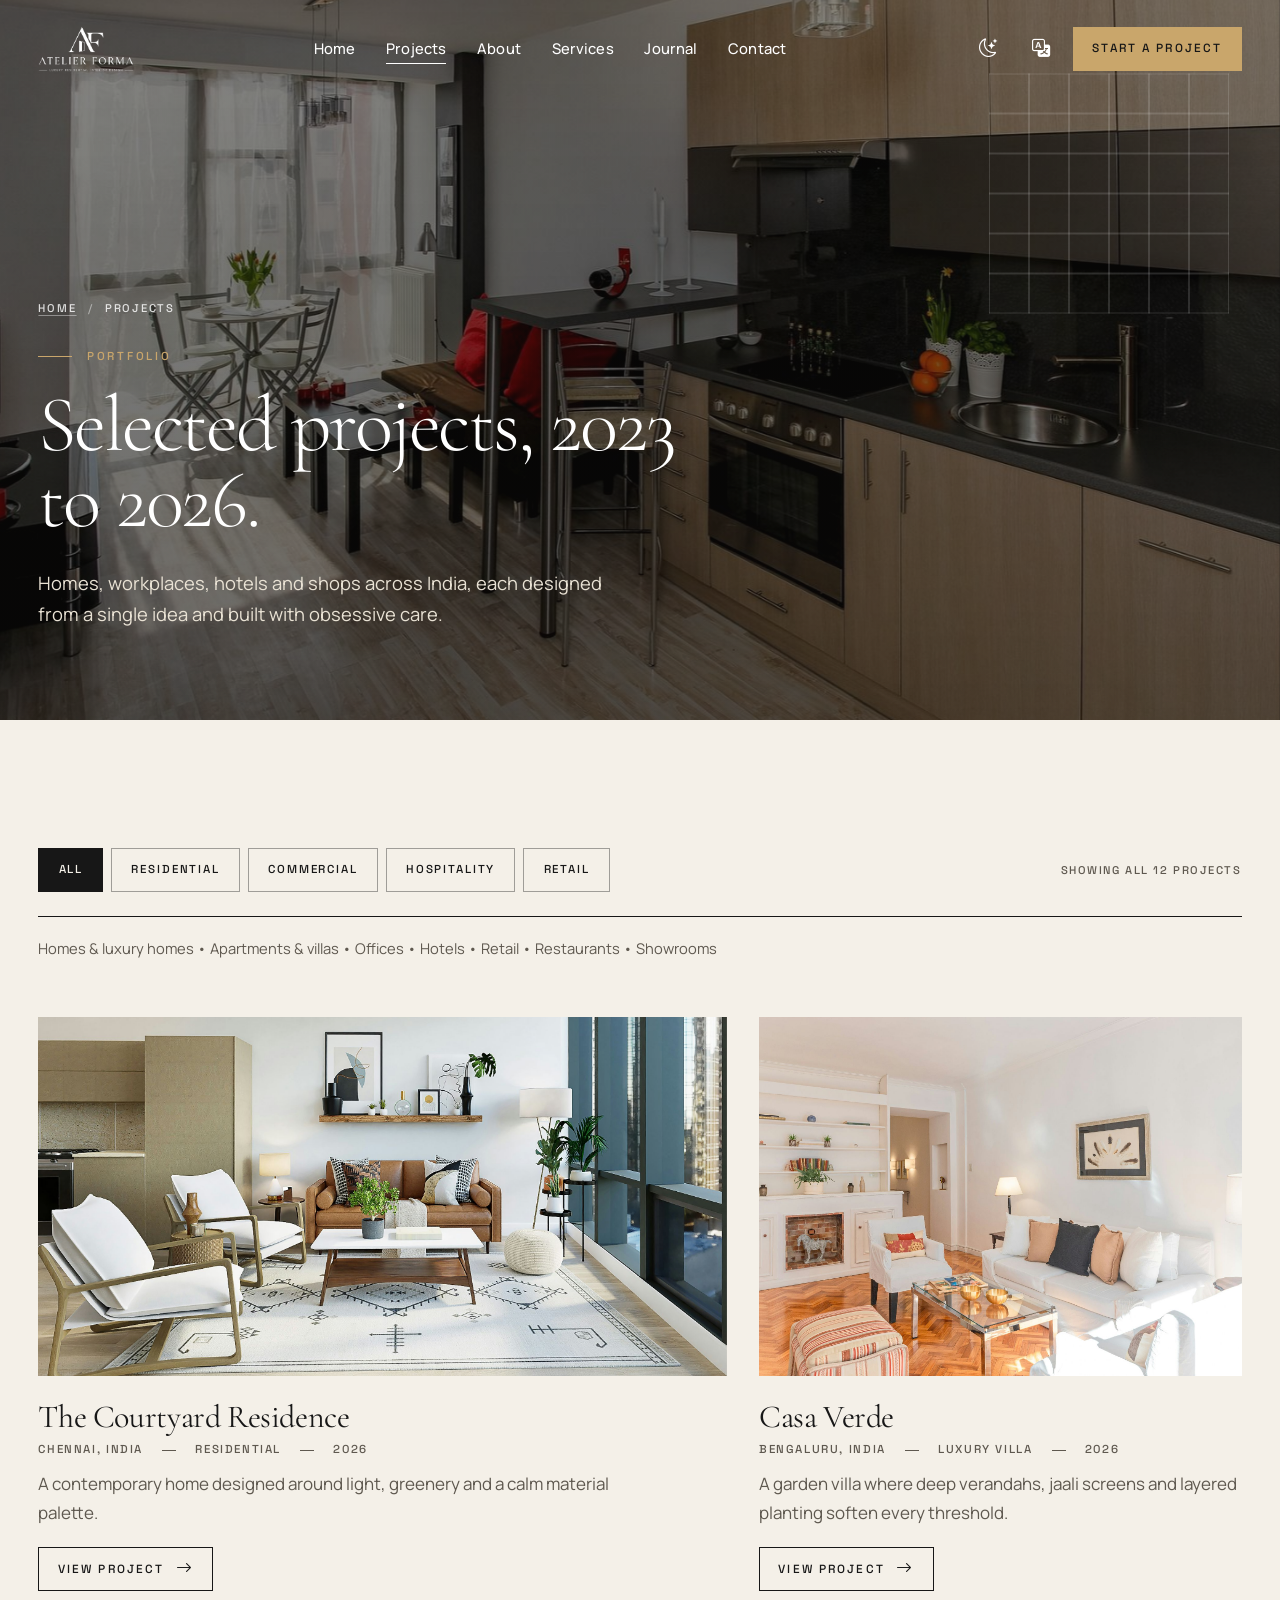
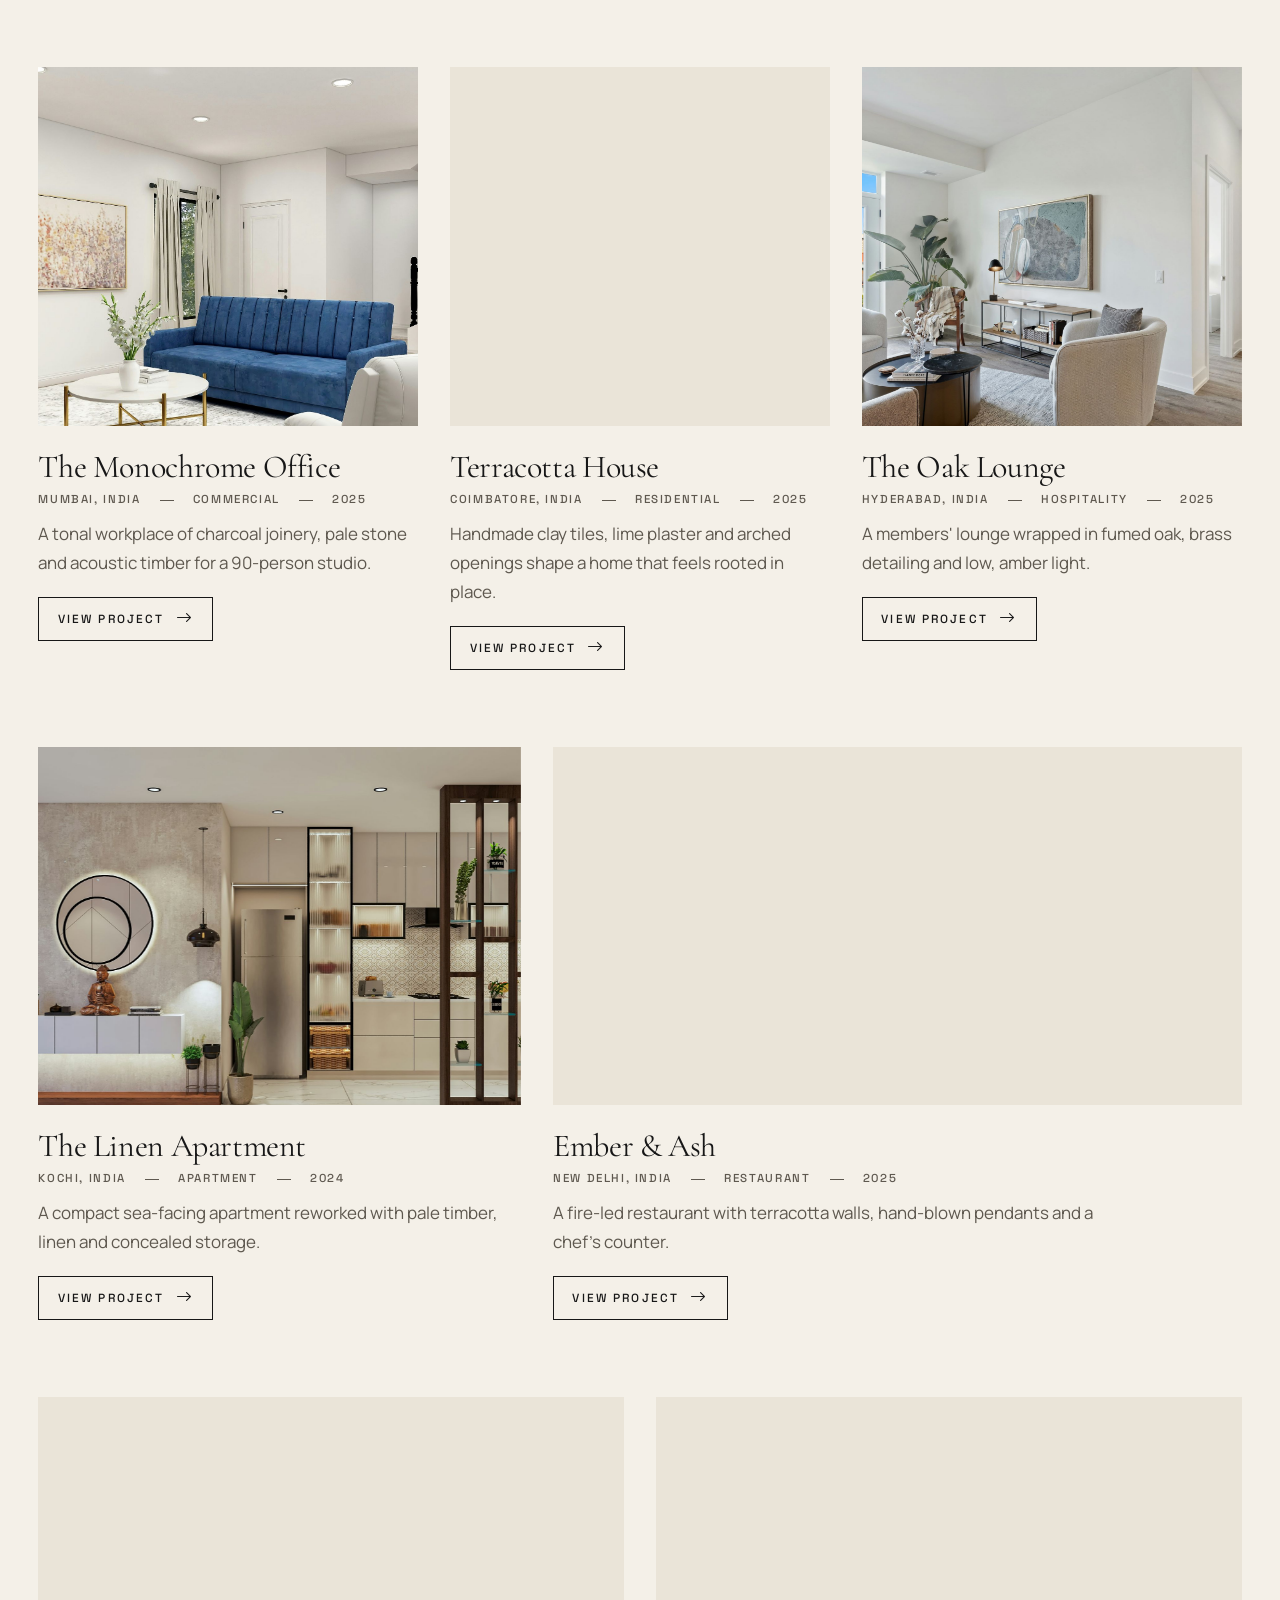
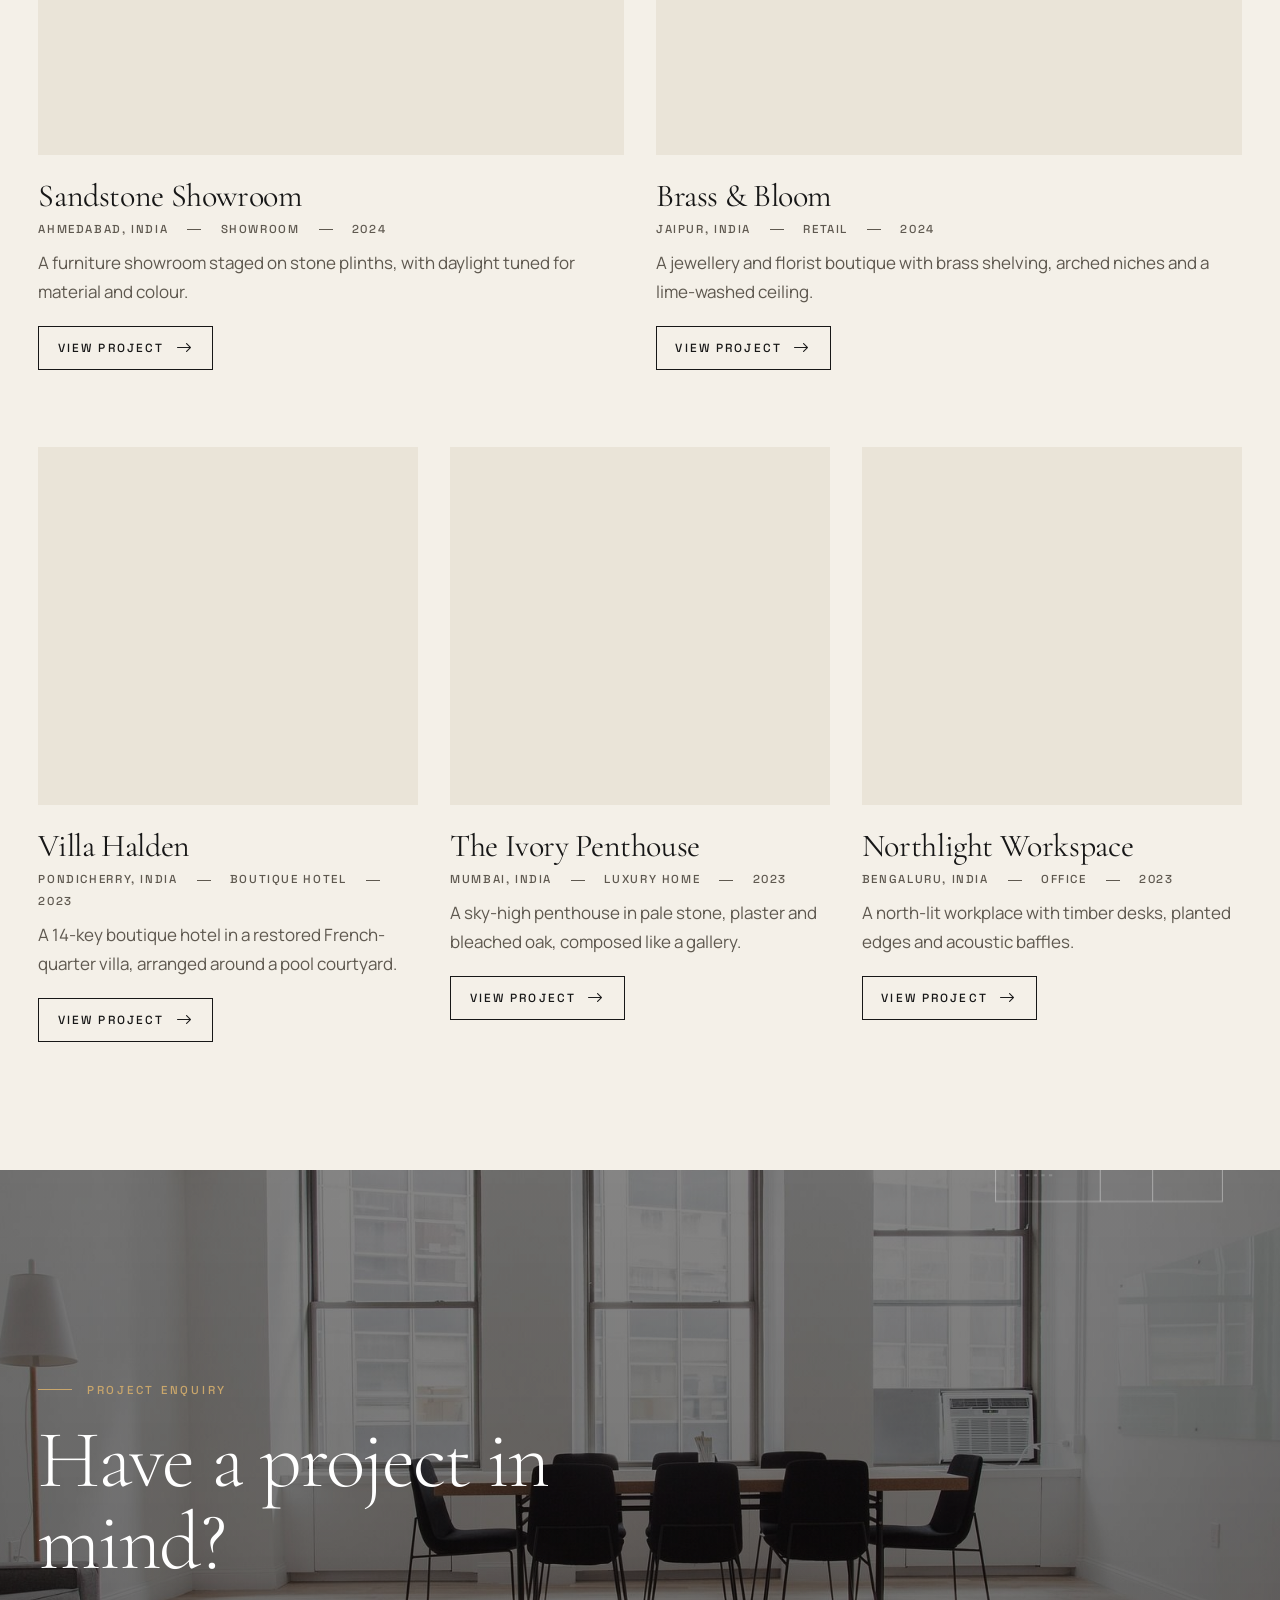
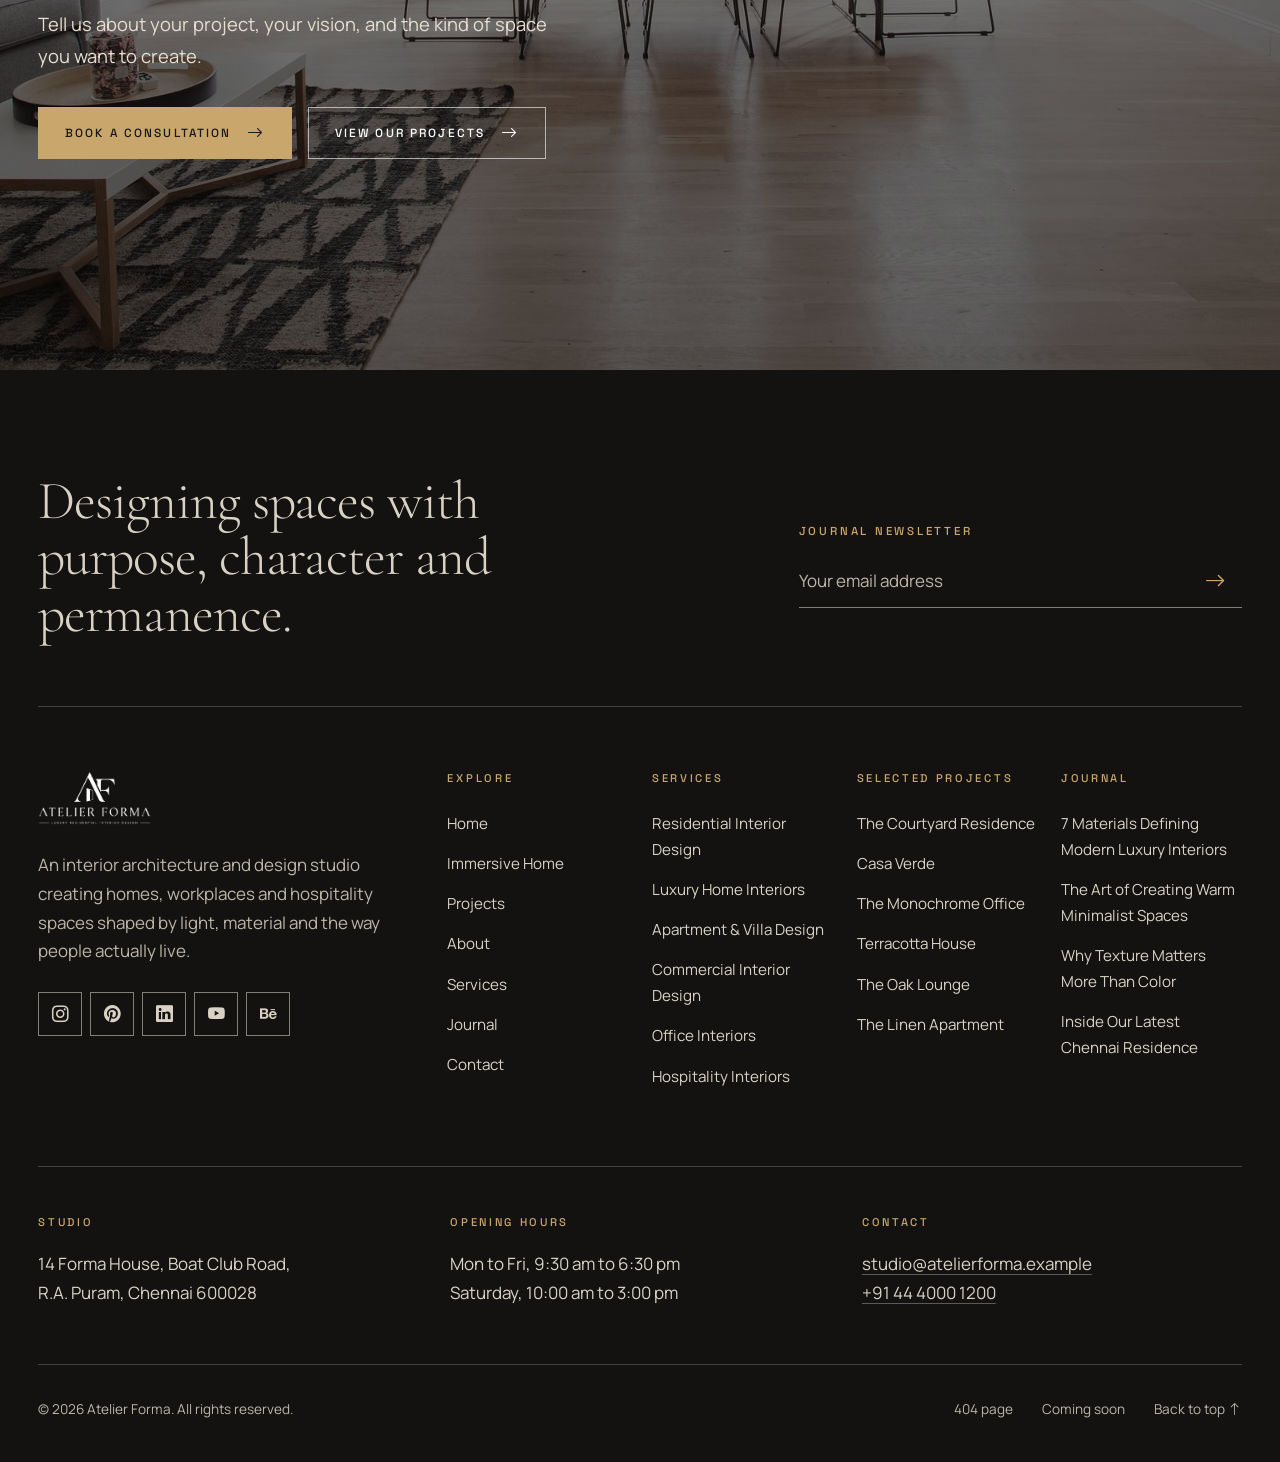
<file: projects.html>
<!DOCTYPE html>
<html lang="en" data-theme="light" data-bs-theme="light">
<head>
  <meta charset="utf-8">
  <meta name="viewport" content="width=device-width, initial-scale=1">
  <title>Projects | Interior Design Portfolio | Atelier Forma</title>
  <meta name="description" content="Explore Atelier Forma&#x27;s portfolio of residential, commercial, hospitality and retail interiors across India. Filter by category.">
  <meta name="robots" content="index, follow">
  <meta name="theme-color" content="#171717">
  <link rel="canonical" href="https://www.atelierforma.example/projects.html">
<link rel="shortcut icon" href="assets/images/icon.png" type="image/x-icon">

  <meta property="og:type" content="website">
  <meta property="og:site_name" content="Atelier Forma">
  <meta property="og:title" content="Projects | Interior Design Portfolio | Atelier Forma">
  <meta property="og:description" content="Explore Atelier Forma&#x27;s portfolio of residential, commercial, hospitality and retail interiors across India. Filter by category.">
  <meta property="og:url" content="https://www.atelierforma.example/projects.html">
  <meta property="og:image" content="https://www.atelierforma.example/assets/images/og-cover.jpg">
  <meta name="twitter:card" content="summary_large_image">
  <meta name="twitter:title" content="Projects | Interior Design Portfolio | Atelier Forma">
  <meta name="twitter:description" content="Explore Atelier Forma&#x27;s portfolio of residential, commercial, hospitality and retail interiors across India. Filter by category.">
  <meta name="twitter:image" content="https://www.atelierforma.example/assets/images/og-cover.jpg">

  <script>
    /* Apply saved (or system) theme and text direction before first paint. */
    (function () {
      var d = document.documentElement;
      try {
        var t = localStorage.getItem('af-theme');
        if (!t) t = window.matchMedia('(prefers-color-scheme: dark)').matches ? 'dark' : 'light';
        d.setAttribute('data-theme', t); d.setAttribute('data-bs-theme', t);
        if (localStorage.getItem('af-dir') === 'rtl') d.setAttribute('dir', 'rtl');
      } catch (e) {}
      d.classList.add('js');
    })();
  </script>
  <link rel="preconnect" href="https://fonts.googleapis.com">
  <link rel="preconnect" href="https://fonts.gstatic.com" crossorigin>
  <link rel="preconnect" href="https://cdn.jsdelivr.net" crossorigin>
  <link rel="preload" as="image" href="assets/images/blog details2.jpg" fetchpriority="high">
  <link rel="stylesheet" href="https://fonts.googleapis.com/css2?family=Cormorant+Garamond:ital,wght@0,300;0,400;0,500;0,600;1,300;1,400;1,500&family=Manrope:wght@300;400;500;600;700&family=Space+Grotesk:wght@400;500;600&display=swap">
  <link rel="stylesheet" href="https://cdn.jsdelivr.net/npm/bootstrap@5.3.3/dist/css/bootstrap.min.css" id="bs-css" data-ltr="https://cdn.jsdelivr.net/npm/bootstrap@5.3.3/dist/css/bootstrap.min.css" data-rtl="https://cdn.jsdelivr.net/npm/bootstrap@5.3.3/dist/css/bootstrap.rtl.min.css" crossorigin="anonymous">
  <script>if (document.documentElement.getAttribute('dir') === 'rtl') document.getElementById('bs-css').href = 'https://cdn.jsdelivr.net/npm/bootstrap@5.3.3/dist/css/bootstrap.rtl.min.css';</script>
  <link rel="stylesheet" href="https://cdn.jsdelivr.net/npm/bootstrap-icons@1.11.3/font/bootstrap-icons.min.css" crossorigin="anonymous">
  <link rel="stylesheet" href="assets/css/style.css">
  <link rel="stylesheet" href="assets/css/dark-mode.css">
  <link rel="stylesheet" href="assets/css/rtl.css">
  
  <script type="application/ld+json">
{
  "@context": "https://schema.org",
  "@graph": [
    {
      "@type": "Organization",
      "@id": "https://www.atelierforma.example/#organization",
      "name": "Atelier Forma",
      "url": "https://www.atelierforma.example/",
      "logo": "https://www.atelierforma.example/assets/images/favicon.svg",
      "description": "Interior architecture and design studio creating residential, commercial and hospitality interiors.",
      "sameAs": [
        "https://www.instagram.com/",
        "https://www.pinterest.com/",
        "https://www.linkedin.com/",
        "https://www.youtube.com/",
        "https://www.behance.net/"
      ]
    },
    {
      "@type": "WebPage",
      "@id": "https://www.atelierforma.example/projects.html",
      "url": "https://www.atelierforma.example/projects.html",
      "name": "Projects | Interior Design Portfolio | Atelier Forma",
      "isPartOf": {
        "@id": "https://www.atelierforma.example/#organization"
      }
    }
  ]
}
  </script>
</head>
<body class="page-projects">
  <a class="skip-link" href="#main">Skip to main content</a>

  <header class="site-header" id="siteHeader">
    <div class="container-wide header-inner">
      <a class="brand" href="index.html" aria-label="Atelier Forma, Interior Architecture. Home">
        <img class="brand__mark" src="assets/images/logo.png" alt="Atelier Forma – Interior Architecture" width="160" height="77">
      </a>
      <nav class="nav-main d-none d-lg-block" aria-label="Primary">
        <ul class="nav-list">
          <li class="nav-item dropdown"><a class="nav-link dropdown-toggle" href="index.html" role="button" data-bs-toggle="dropdown" aria-expanded="false">Home</a><ul class="dropdown-menu"><li><a class="dropdown-item" href="index.html">Modern Studio Landing</a></li><li><a class="dropdown-item" href="home-2.html">Immersive Experience</a></li></ul></li>
          <li class="nav-item"><a class="nav-link active" href="projects.html" aria-current="page">Projects</a></li>
          <li class="nav-item"><a class="nav-link" href="about.html">About</a></li>
          <li class="nav-item"><a class="nav-link" href="services.html">Services</a></li>
          <li class="nav-item"><a class="nav-link" href="journal.html">Journal</a></li>
          <li class="nav-item"><a class="nav-link" href="contact.html">Contact</a></li>
        </ul>
      </nav>
      <div class="header-actions">
        <button class="icon-btn" type="button" data-theme-toggle aria-label="Switch to dark mode" aria-pressed="false"><i class="bi bi-moon-stars" aria-hidden="true"></i></button>
        <button class="icon-btn" type="button" data-rtl-toggle aria-label="Switch to right-to-left layout" aria-pressed="false"><i class="bi bi-translate" aria-hidden="true"></i></button>
        <a class="btn-forma btn-forma--solid btn-forma--sm d-none d-xl-inline-flex" href="contact.html#enquiry"><span>Start a Project</span></a>
        <button class="icon-btn d-lg-none" type="button" data-bs-toggle="offcanvas" data-bs-target="#mobileNav" aria-controls="mobileNav" aria-label="Open menu"><i class="bi bi-list" aria-hidden="true"></i></button>
      </div>
    </div>
  </header>

  <div class="offcanvas offcanvas-end mobile-nav" tabindex="-1" id="mobileNav" aria-labelledby="mobileNavLabel">
    <div class="offcanvas-header">
      <img class="brand__mark brand__mark--mobile" id="mobileNavLabel" src="assets/images/logo.png" alt="Atelier Forma">
      <button type="button" class="icon-btn" data-bs-dismiss="offcanvas" aria-label="Close menu"><i class="bi bi-x-lg" aria-hidden="true"></i></button>
    </div>
    <div class="offcanvas-body">
      <nav aria-label="Mobile">
        <ul class="mobile-links">
          <li><a href="index.html">Home</a><ul class="mobile-sub"><li><a href="index.html">Modern Landing</a></li><li><a href="home-2.html">Immersive Experience</a></li></ul></li>
          <li><a href="projects.html" aria-current="page">Projects</a></li>
          <li><a href="about.html">About</a></li>
          <li><a href="services.html">Services</a></li>
          <li><a href="journal.html">Journal</a></li>
          <li><a href="contact.html">Contact</a></li>
        </ul>
      </nav>
      <div class="mobile-foot">
        <a class="btn-forma btn-forma--solid " href="contact.html#enquiry"><span>Start a Project</span><span class="btn-forma__icon"><i class="bi bi-arrow-right" aria-hidden="true"></i></span></a>
        <p class="mt-4 mb-1">14 Forma House, Boat Club Road, R.A. Puram, Chennai 600028, Tamil Nadu, India</p>
        <p class="mb-0"><a href="mailto:studio@atelierforma.example">studio@atelierforma.example</a><br><a href="tel:+914440001200">+91 44 4000 1200</a></p>
      </div>
    </div>
  </div>

  <main id="main">
    
    <section class="page-hero parallax-band on-dark" data-parallax-bg aria-labelledby="page-title">
      <div class="parallax-band__media" aria-hidden="true"><img src="assets/images/blog details2.jpg" srcset="" sizes="100vw" width="2400" height="1400" alt="" fetchpriority="high" decoding="async"></div>
      <div class="parallax-band__veil"></div>
      <svg class="float-el d-none d-lg-block float-el--tr" data-speed="0.12"  viewBox="0 0 180 180" fill="none" stroke="currentColor" stroke-width=".6" aria-hidden="true" focusable="false"><path d="M0 0V180"/><path d="M0 0H180"/><path d="M30 0V180"/><path d="M0 30H180"/><path d="M60 0V180"/><path d="M0 60H180"/><path d="M90 0V180"/><path d="M0 90H180"/><path d="M120 0V180"/><path d="M0 120H180"/><path d="M150 0V180"/><path d="M0 150H180"/><path d="M180 0V180"/><path d="M0 180H180"/></svg>
      <div class="container-wide page-hero__inner">
        <nav aria-label="Breadcrumb"><ol class="crumbs"><li><a href="index.html">Home</a></li><li aria-current="page">Projects</li></ol></nav>
        <p class="eyebrow ">Portfolio</p>
        <h1 class="t-xxl page-hero__title" id="page-title"><span class="line"><span>Selected projects, 2023 to 2026.</span></span></h1>
        <p class="page-hero__lead">Homes, workplaces, hotels and shops across India, each designed from a single idea and built with obsessive care.</p>
        
      </div>
    </section>

    <section class="section projects-sec" aria-labelledby="pj-title">
      <div class="container-wide">
        <h2 class="visually-hidden" id="pj-title">Project portfolio</h2>
        <div class="filter-bar">
          <ul class="filters" aria-label="Filter projects by category"><li><button type="button" class="filter-btn is-active" data-filter="all" aria-pressed="true">All</button></li><li><button type="button" class="filter-btn" data-filter="residential" aria-pressed="false">Residential</button></li><li><button type="button" class="filter-btn" data-filter="commercial" aria-pressed="false">Commercial</button></li><li><button type="button" class="filter-btn" data-filter="hospitality" aria-pressed="false">Hospitality</button></li><li><button type="button" class="filter-btn" data-filter="retail" aria-pressed="false">Retail</button></li></ul>
          <p class="filter-status" role="status" aria-live="polite" data-filter-status>Showing all 12 projects</p>
        </div>
        <p class="filter-types">Homes &amp; luxury homes &bull; Apartments &amp; villas &bull; Offices &bull; Hotels &bull; Retail &bull; Restaurants &bull; Showrooms</p>
        <ul class="pj-grid" data-filter-grid data-spans="7,5,4,4,4,5,7,6,6,4,4,4"><li class="pj pj--wide" data-category="residential" style="--span:7">
          <article>
            <a class="pj__media" href="project-details.html" tabindex="-1" aria-hidden="true"><div class="frame reveal-media " style="--ar:4/3" data-reveal="clip-up"><div class="px" data-parallax-img data-speed="0.05"><img src="assets/images/project1.jpg" srcset="" sizes="(min-width:992px) 55vw, 100vw" width="1400" height="1200" alt="" loading="lazy" decoding="async"></div></div></a>
            <div class="pj__info">
              <div><h3><a href="project-details.html">The Courtyard Residence</a></h3>
              <ul class="meta-inline"><li>Chennai, India</li><li>Residential</li><li>2026</li></ul></div>
              <p>A contemporary home designed around light, greenery and a calm material palette.</p>
              <a class="btn-forma btn-forma--outline btn-forma--sm" href="project-details.html"><span>View Project<span class="visually-hidden">: The Courtyard Residence</span></span><span class="btn-forma__icon"><i class="bi bi-arrow-right" aria-hidden="true"></i></span></a>
            </div>
          </article>
        </li><li class="pj" data-category="residential" style="--span:5">
          <article>
            <a class="pj__media" href="project-details.html" tabindex="-1" aria-hidden="true"><div class="frame reveal-media " style="--ar:4/5" data-reveal="clip-up"><div class="px" data-parallax-img data-speed="0.05"><img src="assets/images/project2.jpg" srcset="" sizes="(min-width:992px) 55vw, 100vw" width="1400" height="1200" alt="" loading="lazy" decoding="async"></div></div></a>
            <div class="pj__info">
              <div><h3><a href="project-details.html">Casa Verde</a></h3>
              <ul class="meta-inline"><li>Bengaluru, India</li><li>Luxury Villa</li><li>2026</li></ul></div>
              <p>A garden villa where deep verandahs, jaali screens and layered planting soften every threshold.</p>
              <a class="btn-forma btn-forma--outline btn-forma--sm" href="project-details.html"><span>View Project<span class="visually-hidden">: Casa Verde</span></span><span class="btn-forma__icon"><i class="bi bi-arrow-right" aria-hidden="true"></i></span></a>
            </div>
          </article>
        </li><li class="pj" data-category="commercial" style="--span:4">
          <article>
            <a class="pj__media" href="project-details.html" tabindex="-1" aria-hidden="true"><div class="frame reveal-media " style="--ar:4/5" data-reveal="clip-up"><div class="px" data-parallax-img data-speed="0.05"><img src="assets/images/project3.jpg" srcset="" sizes="(min-width:992px) 55vw, 100vw" width="1400" height="1200" alt="" loading="lazy" decoding="async"></div></div></a>
            <div class="pj__info">
              <div><h3><a href="project-details.html">The Monochrome Office</a></h3>
              <ul class="meta-inline"><li>Mumbai, India</li><li>Commercial</li><li>2025</li></ul></div>
              <p>A tonal workplace of charcoal joinery, pale stone and acoustic timber for a 90-person studio.</p>
              <a class="btn-forma btn-forma--outline btn-forma--sm" href="project-details.html"><span>View Project<span class="visually-hidden">: The Monochrome Office</span></span><span class="btn-forma__icon"><i class="bi bi-arrow-right" aria-hidden="true"></i></span></a>
            </div>
          </article>
        </li><li class="pj" data-category="residential" style="--span:4">
          <article>
            <a class="pj__media" href="project-details.html" tabindex="-1" aria-hidden="true"><div class="frame reveal-media " style="--ar:4/5" data-reveal="clip-up"><div class="px" data-parallax-img data-speed="0.05"><img src="assets/images/project4.jpg" srcset="" sizes="(min-width:992px) 55vw, 100vw" width="1400" height="1200" alt="" loading="lazy" decoding="async"></div></div></a>
            <div class="pj__info">
              <div><h3><a href="project-details.html">Terracotta House</a></h3>
              <ul class="meta-inline"><li>Coimbatore, India</li><li>Residential</li><li>2025</li></ul></div>
              <p>Handmade clay tiles, lime plaster and arched openings shape a home that feels rooted in place.</p>
              <a class="btn-forma btn-forma--outline btn-forma--sm" href="project-details.html"><span>View Project<span class="visually-hidden">: Terracotta House</span></span><span class="btn-forma__icon"><i class="bi bi-arrow-right" aria-hidden="true"></i></span></a>
            </div>
          </article>
        </li><li class="pj" data-category="hospitality" style="--span:4">
          <article>
            <a class="pj__media" href="project-details.html" tabindex="-1" aria-hidden="true"><div class="frame reveal-media " style="--ar:4/5" data-reveal="clip-up"><div class="px" data-parallax-img data-speed="0.05"><img src="assets/images/project5.jpg" srcset="" sizes="(min-width:992px) 55vw, 100vw" width="1400" height="1200" alt="" loading="lazy" decoding="async"></div></div></a>
            <div class="pj__info">
              <div><h3><a href="project-details.html">The Oak Lounge</a></h3>
              <ul class="meta-inline"><li>Hyderabad, India</li><li>Hospitality</li><li>2025</li></ul></div>
              <p>A members&#x27; lounge wrapped in fumed oak, brass detailing and low, amber light.</p>
              <a class="btn-forma btn-forma--outline btn-forma--sm" href="project-details.html"><span>View Project<span class="visually-hidden">: The Oak Lounge</span></span><span class="btn-forma__icon"><i class="bi bi-arrow-right" aria-hidden="true"></i></span></a>
            </div>
          </article>
        </li><li class="pj" data-category="residential" style="--span:5">
          <article>
            <a class="pj__media" href="project-details.html" tabindex="-1" aria-hidden="true"><div class="frame reveal-media " style="--ar:4/5" data-reveal="clip-up"><div class="px" data-parallax-img data-speed="0.05"><img src="assets/images/project6.jpg" srcset="" sizes="(min-width:992px) 55vw, 100vw" width="1400" height="1000" alt="" loading="lazy" decoding="async"></div></div></a>
            <div class="pj__info">
              <div><h3><a href="project-details.html">The Linen Apartment</a></h3>
              <ul class="meta-inline"><li>Kochi, India</li><li>Apartment</li><li>2024</li></ul></div>
              <p>A compact sea-facing apartment reworked with pale timber, linen and concealed storage.</p>
              <a class="btn-forma btn-forma--outline btn-forma--sm" href="project-details.html"><span>View Project<span class="visually-hidden">: The Linen Apartment</span></span><span class="btn-forma__icon"><i class="bi bi-arrow-right" aria-hidden="true"></i></span></a>
            </div>
          </article>
        </li><li class="pj pj--wide" data-category="hospitality" style="--span:7">
          <article>
            <a class="pj__media" href="project-details.html" tabindex="-1" aria-hidden="true"><div class="frame reveal-media " style="--ar:4/3" data-reveal="clip-up"><div class="px" data-parallax-img data-speed="0.05"><img src="assets/images/project7.jpg" srcset="" sizes="(min-width:992px) 55vw, 100vw" width="1400" height="1200" alt="" loading="lazy" decoding="async"></div></div></a>
            <div class="pj__info">
              <div><h3><a href="project-details.html">Ember &amp; Ash</a></h3>
              <ul class="meta-inline"><li>New Delhi, India</li><li>Restaurant</li><li>2025</li></ul></div>
              <p>A fire-led restaurant with terracotta walls, hand-blown pendants and a chef&#x27;s counter.</p>
              <a class="btn-forma btn-forma--outline btn-forma--sm" href="project-details.html"><span>View Project<span class="visually-hidden">: Ember &amp; Ash</span></span><span class="btn-forma__icon"><i class="bi bi-arrow-right" aria-hidden="true"></i></span></a>
            </div>
          </article>
        </li><li class="pj pj--wide" data-category="retail" style="--span:6">
          <article>
            <a class="pj__media" href="project-details.html" tabindex="-1" aria-hidden="true"><div class="frame reveal-media " style="--ar:4/3" data-reveal="clip-up"><div class="px" data-parallax-img data-speed="0.05"><img src="assets/images/project8.jpg" srcset=" " sizes="(min-width:992px) 55vw, 100vw" width="1400" height="1200" alt="" loading="lazy" decoding="async"></div></div></a>
            <div class="pj__info">
              <div><h3><a href="project-details.html">Sandstone Showroom</a></h3>
              <ul class="meta-inline"><li>Ahmedabad, India</li><li>Showroom</li><li>2024</li></ul></div>
              <p>A furniture showroom staged on stone plinths, with daylight tuned for material and colour.</p>
              <a class="btn-forma btn-forma--outline btn-forma--sm" href="project-details.html"><span>View Project<span class="visually-hidden">: Sandstone Showroom</span></span><span class="btn-forma__icon"><i class="bi bi-arrow-right" aria-hidden="true"></i></span></a>
            </div>
          </article>
        </li><li class="pj pj--wide" data-category="retail" style="--span:6">
          <article>
            <a class="pj__media" href="project-details.html" tabindex="-1" aria-hidden="true"><div class="frame reveal-media " style="--ar:4/3" data-reveal="clip-up"><div class="px" data-parallax-img data-speed="0.05"><img src="assets/images/project9.jpg" srcset="" sizes="(min-width:992px) 55vw, 100vw" width="1400" height="1200" alt="" loading="lazy" decoding="async"></div></div></a>
            <div class="pj__info">
              <div><h3><a href="project-details.html">Brass &amp; Bloom</a></h3>
              <ul class="meta-inline"><li>Jaipur, India</li><li>Retail</li><li>2024</li></ul></div>
              <p>A jewellery and florist boutique with brass shelving, arched niches and a lime-washed ceiling.</p>
              <a class="btn-forma btn-forma--outline btn-forma--sm" href="project-details.html"><span>View Project<span class="visually-hidden">: Brass &amp; Bloom</span></span><span class="btn-forma__icon"><i class="bi bi-arrow-right" aria-hidden="true"></i></span></a>
            </div>
          </article>
        </li><li class="pj" data-category="hospitality" style="--span:4">
          <article>
            <a class="pj__media" href="project-details.html" tabindex="-1" aria-hidden="true"><div class="frame reveal-media " style="--ar:4/5" data-reveal="clip-up"><div class="px" data-parallax-img data-speed="0.05"><img src="assets/images/project10.jpg" srcset="" sizes="(min-width:992px) 55vw, 100vw" width="1400" height="1200" alt="" loading="lazy" decoding="async"></div></div></a>
            <div class="pj__info">
              <div><h3><a href="project-details.html">Villa Halden</a></h3>
              <ul class="meta-inline"><li>Pondicherry, India</li><li>Boutique Hotel</li><li>2023</li></ul></div>
              <p>A 14-key boutique hotel in a restored French-quarter villa, arranged around a pool courtyard.</p>
              <a class="btn-forma btn-forma--outline btn-forma--sm" href="project-details.html"><span>View Project<span class="visually-hidden">: Villa Halden</span></span><span class="btn-forma__icon"><i class="bi bi-arrow-right" aria-hidden="true"></i></span></a>
            </div>
          </article>
        </li><li class="pj" data-category="residential" style="--span:4">
          <article>
            <a class="pj__media" href="project-details.html" tabindex="-1" aria-hidden="true"><div class="frame reveal-media " style="--ar:4/5" data-reveal="clip-up"><div class="px" data-parallax-img data-speed="0.05"><img src="assets/images/project11.jpg" srcset="" sizes="(min-width:992px) 55vw, 100vw" width="1400" height="1200" alt="" loading="lazy" decoding="async"></div></div></a>
            <div class="pj__info">
              <div><h3><a href="project-details.html">The Ivory Penthouse</a></h3>
              <ul class="meta-inline"><li>Mumbai, India</li><li>Luxury Home</li><li>2023</li></ul></div>
              <p>A sky-high penthouse in pale stone, plaster and bleached oak, composed like a gallery.</p>
              <a class="btn-forma btn-forma--outline btn-forma--sm" href="project-details.html"><span>View Project<span class="visually-hidden">: The Ivory Penthouse</span></span><span class="btn-forma__icon"><i class="bi bi-arrow-right" aria-hidden="true"></i></span></a>
            </div>
          </article>
        </li><li class="pj" data-category="commercial" style="--span:4">
          <article>
            <a class="pj__media" href="project-details.html" tabindex="-1" aria-hidden="true"><div class="frame reveal-media " style="--ar:4/5" data-reveal="clip-up"><div class="px" data-parallax-img data-speed="0.05"><img src="assets/images/project12.jpg" srcset="" sizes="(min-width:992px) 55vw, 100vw" width="1400" height="1200" alt="" loading="lazy" decoding="async"></div></div></a>
            <div class="pj__info">
              <div><h3><a href="project-details.html">Northlight Workspace</a></h3>
              <ul class="meta-inline"><li>Bengaluru, India</li><li>Office</li><li>2023</li></ul></div>
              <p>A north-lit workplace with timber desks, planted edges and acoustic baffles.</p>
              <a class="btn-forma btn-forma--outline btn-forma--sm" href="project-details.html"><span>View Project<span class="visually-hidden">: Northlight Workspace</span></span><span class="btn-forma__icon"><i class="bi bi-arrow-right" aria-hidden="true"></i></span></a>
            </div>
          </article>
        </li></ul>
        <p class="empty-state" data-empty hidden>No projects match this filter yet. Choose another category or view all projects.</p>
      </div>
    </section>

    
    <section class="enquiry parallax-band on-dark" data-parallax-bg aria-labelledby="enquiry-title">
      <div class="parallax-band__media" aria-hidden="true"><img src="assets/images/design8.jpg" srcset="" sizes="100vw" width="2000" height="1200" alt="" loading="lazy" decoding="async"></div>
      <div class="parallax-band__veil"></div>
      <svg class="float-el d-none d-lg-block float-el--tr" data-speed="0.2" viewBox="0 0 220 160" fill="none" stroke="currentColor" stroke-width="1" aria-hidden="true" focusable="false"><path d="M6 6h208v148H6z"/><path d="M6 70h96M102 6v64M102 100v54M150 70h64M150 70v84"/><path d="M102 70a24 24 0 0 1-24-24" /><path d="M150 100a20 20 0 0 1 20 20" /><path d="M20 118h60M20 130h40" stroke-dasharray="3 4"/></svg>
      <div class="container-wide enquiry__inner">
        <p class="eyebrow ">Project enquiry</p>
        <h2 class="t-xl" id="enquiry-title" data-reveal="text">Have a project in mind?</h2>
        <p class="enquiry__lead" data-reveal="fade-up" style="--d:.15s">Tell us about your project, your vision, and the kind of space you want to create.</p>
        <div class="enquiry__actions" data-reveal="fade-up" style="--d:.25s">
          <a class="btn-forma btn-forma--solid " href="contact.html#enquiry"><span>Book a Consultation</span><span class="btn-forma__icon"><i class="bi bi-arrow-right" aria-hidden="true"></i></span></a>
          <a class="btn-forma btn-forma--ghost " href="projects.html"><span>View Our Projects</span><span class="btn-forma__icon"><i class="bi bi-arrow-right" aria-hidden="true"></i></span></a>
        </div>
      </div>
    </section>
  </main>

  <footer class="site-footer on-dark" role="contentinfo">
    <div class="container-wide">
      <div class="footer-top">
        <p class="footer-statement" data-reveal="fade-up">Designing spaces with purpose, character and permanence.</p>
        <form class="newsletter" data-newsletter novalidate>
          <label for="newsletter-email" class="eyebrow mb-3 d-block">Journal newsletter</label>
          <div class="newsletter__row">
            <input type="email" id="newsletter-email" name="email" placeholder="Your email address" autocomplete="email" required aria-describedby="newsletter-msg">
            <button type="submit" class="newsletter__btn" aria-label="Subscribe to the newsletter"><i class="bi bi-arrow-right" aria-hidden="true"></i></button>
          </div>
          <p class="newsletter__msg" id="newsletter-msg" role="status" aria-live="polite"></p>
        </form>
      </div>

      <div class="row gy-5 footer-cols">
        <div class="col-lg-4">
          <a class="brand brand--footer" href="index.html" aria-label="Atelier Forma home"><img class="brand__mark" src="assets/images/logo.png" alt="Atelier Forma – Interior Architecture" width="160" height="77"></a>
          <p class="footer-about">An interior architecture and design studio creating homes, workplaces and hospitality spaces shaped by light, material and the way people actually live.</p>
          <ul class="social social--footer"><li><a href="https://www.instagram.com/" target="_blank" rel="noopener noreferrer" aria-label="Instagram"><i class="bi bi-instagram" aria-hidden="true"></i></a></li><li><a href="https://www.pinterest.com/" target="_blank" rel="noopener noreferrer" aria-label="Pinterest"><i class="bi bi-pinterest" aria-hidden="true"></i></a></li><li><a href="https://www.linkedin.com/" target="_blank" rel="noopener noreferrer" aria-label="LinkedIn"><i class="bi bi-linkedin" aria-hidden="true"></i></a></li><li><a href="https://www.youtube.com/" target="_blank" rel="noopener noreferrer" aria-label="YouTube"><i class="bi bi-youtube" aria-hidden="true"></i></a></li><li><a href="https://www.behance.net/" target="_blank" rel="noopener noreferrer" aria-label="Behance"><i class="bi bi-behance" aria-hidden="true"></i></a></li></ul>
        </div>
        <div class="col-6 col-md-3 col-lg-2"><h2 class="footer-h">Explore</h2><ul class="footer-links"><li><a href="index.html">Home</a></li><li><a href="home-2.html">Immersive Home</a></li><li><a href="projects.html">Projects</a></li><li><a href="about.html">About</a></li><li><a href="services.html">Services</a></li><li><a href="journal.html">Journal</a></li><li><a href="contact.html">Contact</a></li></ul></div>
        <div class="col-6 col-md-3 col-lg-2"><h2 class="footer-h">Services</h2><ul class="footer-links"><li><a href="service-details.html">Residential Interior Design</a></li><li><a href="service-details.html">Luxury Home Interiors</a></li><li><a href="service-details.html">Apartment &amp; Villa Design</a></li><li><a href="service-details.html">Commercial Interior Design</a></li><li><a href="service-details.html">Office Interiors</a></li><li><a href="service-details.html">Hospitality Interiors</a></li></ul></div>
        <div class="col-6 col-md-3 col-lg-2"><h2 class="footer-h">Selected Projects</h2><ul class="footer-links"><li><a href="project-details.html">The Courtyard Residence</a></li><li><a href="project-details.html">Casa Verde</a></li><li><a href="project-details.html">The Monochrome Office</a></li><li><a href="project-details.html">Terracotta House</a></li><li><a href="project-details.html">The Oak Lounge</a></li><li><a href="project-details.html">The Linen Apartment</a></li></ul></div>
        <div class="col-6 col-md-3 col-lg-2"><h2 class="footer-h">Journal</h2><ul class="footer-links"><li><a href="journal-details.html">7 Materials Defining Modern Luxury Interiors</a></li><li><a href="journal-details.html">The Art of Creating Warm Minimalist Spaces</a></li><li><a href="journal-details.html">Why Texture Matters More Than Color</a></li><li><a href="journal-details.html">Inside Our Latest Chennai Residence</a></li></ul></div>
      </div>

      <div class="footer-contact">
        <div><h2 class="footer-h">Studio</h2><address>14 Forma House, Boat Club Road,<br>R.A. Puram, Chennai 600028</address></div>
        <div><h2 class="footer-h">Opening hours</h2><p>Mon to Fri, 9:30 am to 6:30 pm<br>Saturday, 10:00 am to 3:00 pm</p></div>
        <div><h2 class="footer-h">Contact</h2><p><a href="mailto:studio@atelierforma.example">studio@atelierforma.example</a><br><a href="tel:+914440001200">+91 44 4000 1200</a></p></div>
      </div>

      <div class="footer-bottom">
        <p class="mb-0">&copy; <span data-year>2026</span> Atelier Forma. All rights reserved.</p>
        <ul class="footer-legal">
          <li><a href="404.html">404 page</a></li>
          <li><a href="coming-soon.html">Coming soon</a></li>
          <li><a href="#top" data-back-to-top>Back to top <i class="bi bi-arrow-up" aria-hidden="true"></i></a></li>
        </ul>
      </div>
    </div>
  </footer>

  <button class="back-to-top" type="button" data-back-to-top aria-label="Back to top"><i class="bi bi-arrow-up" aria-hidden="true"></i></button>

  <script src="https://cdn.jsdelivr.net/npm/bootstrap@5.3.3/dist/js/bootstrap.bundle.min.js" crossorigin="anonymous" defer></script>
  <script src="assets/js/main.js" defer></script>
  <script src="assets/js/parallax.js" defer></script>
</body>
</html>
</file>
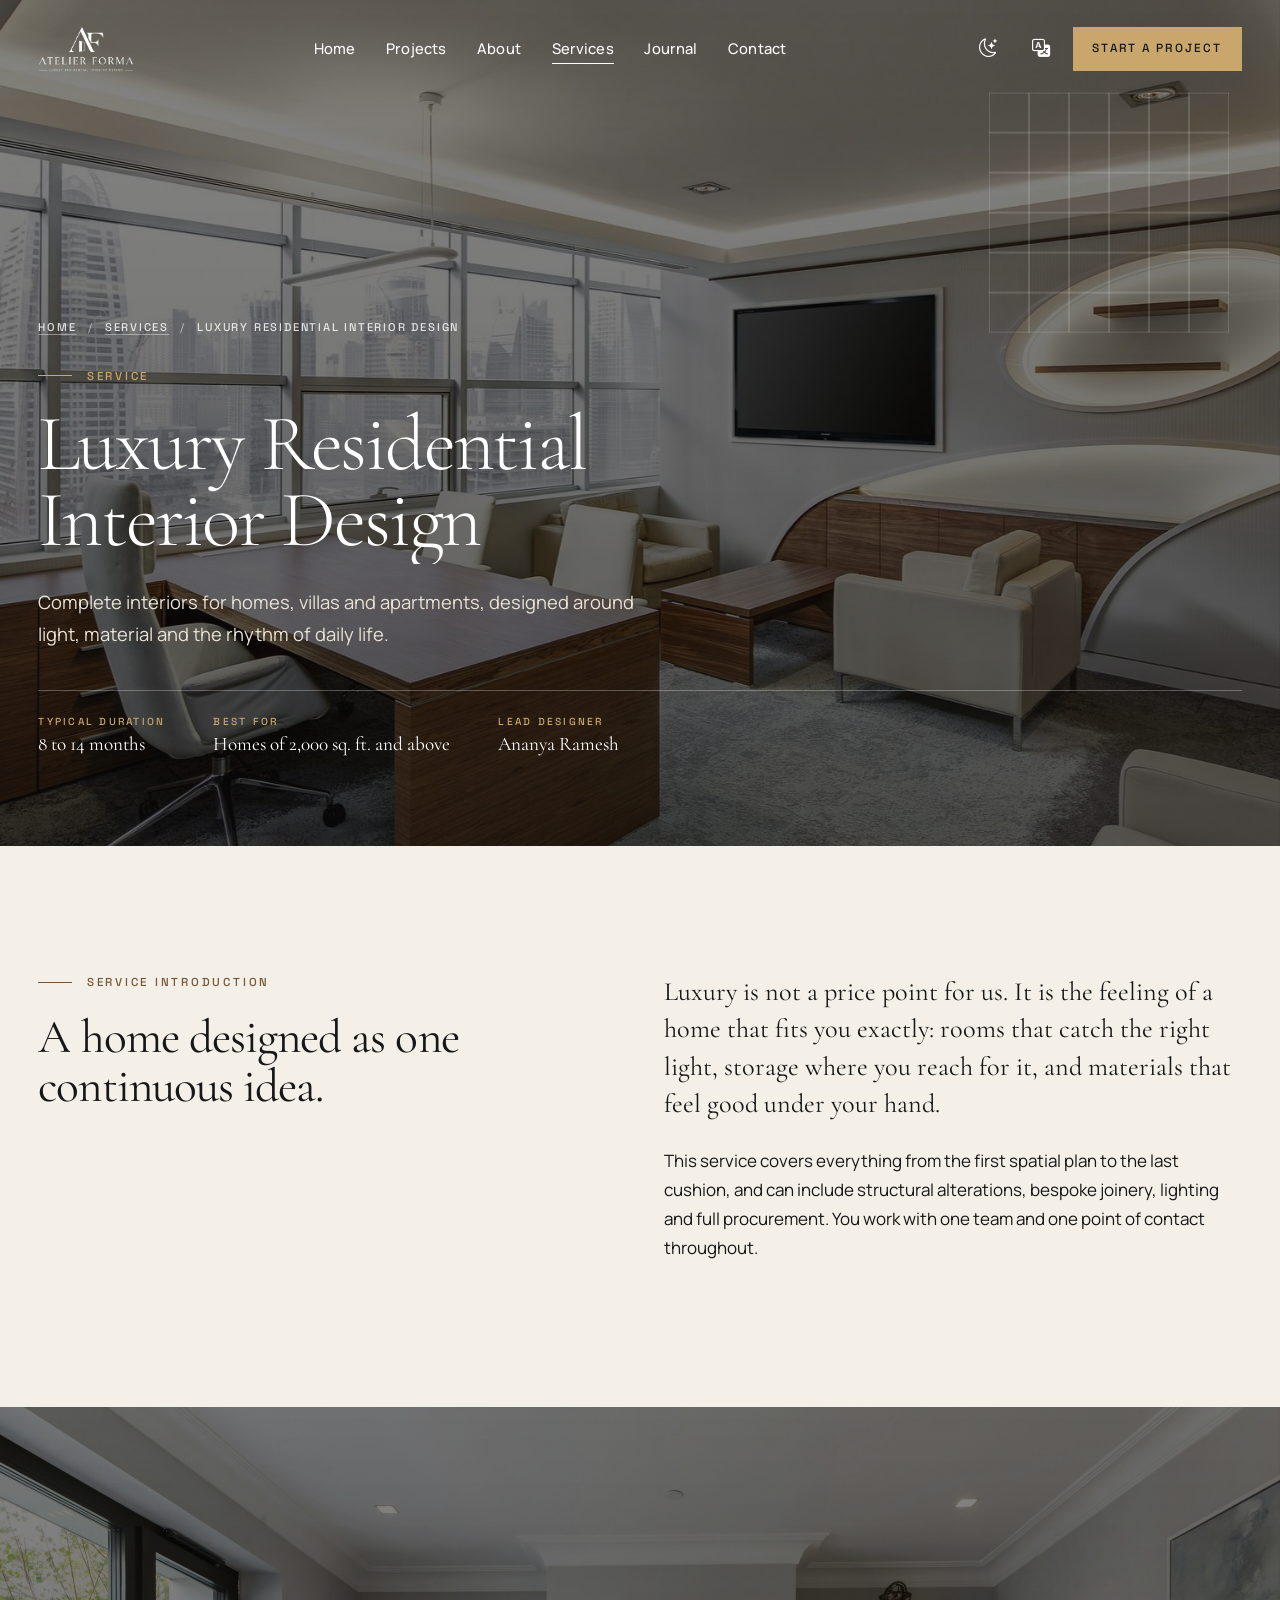
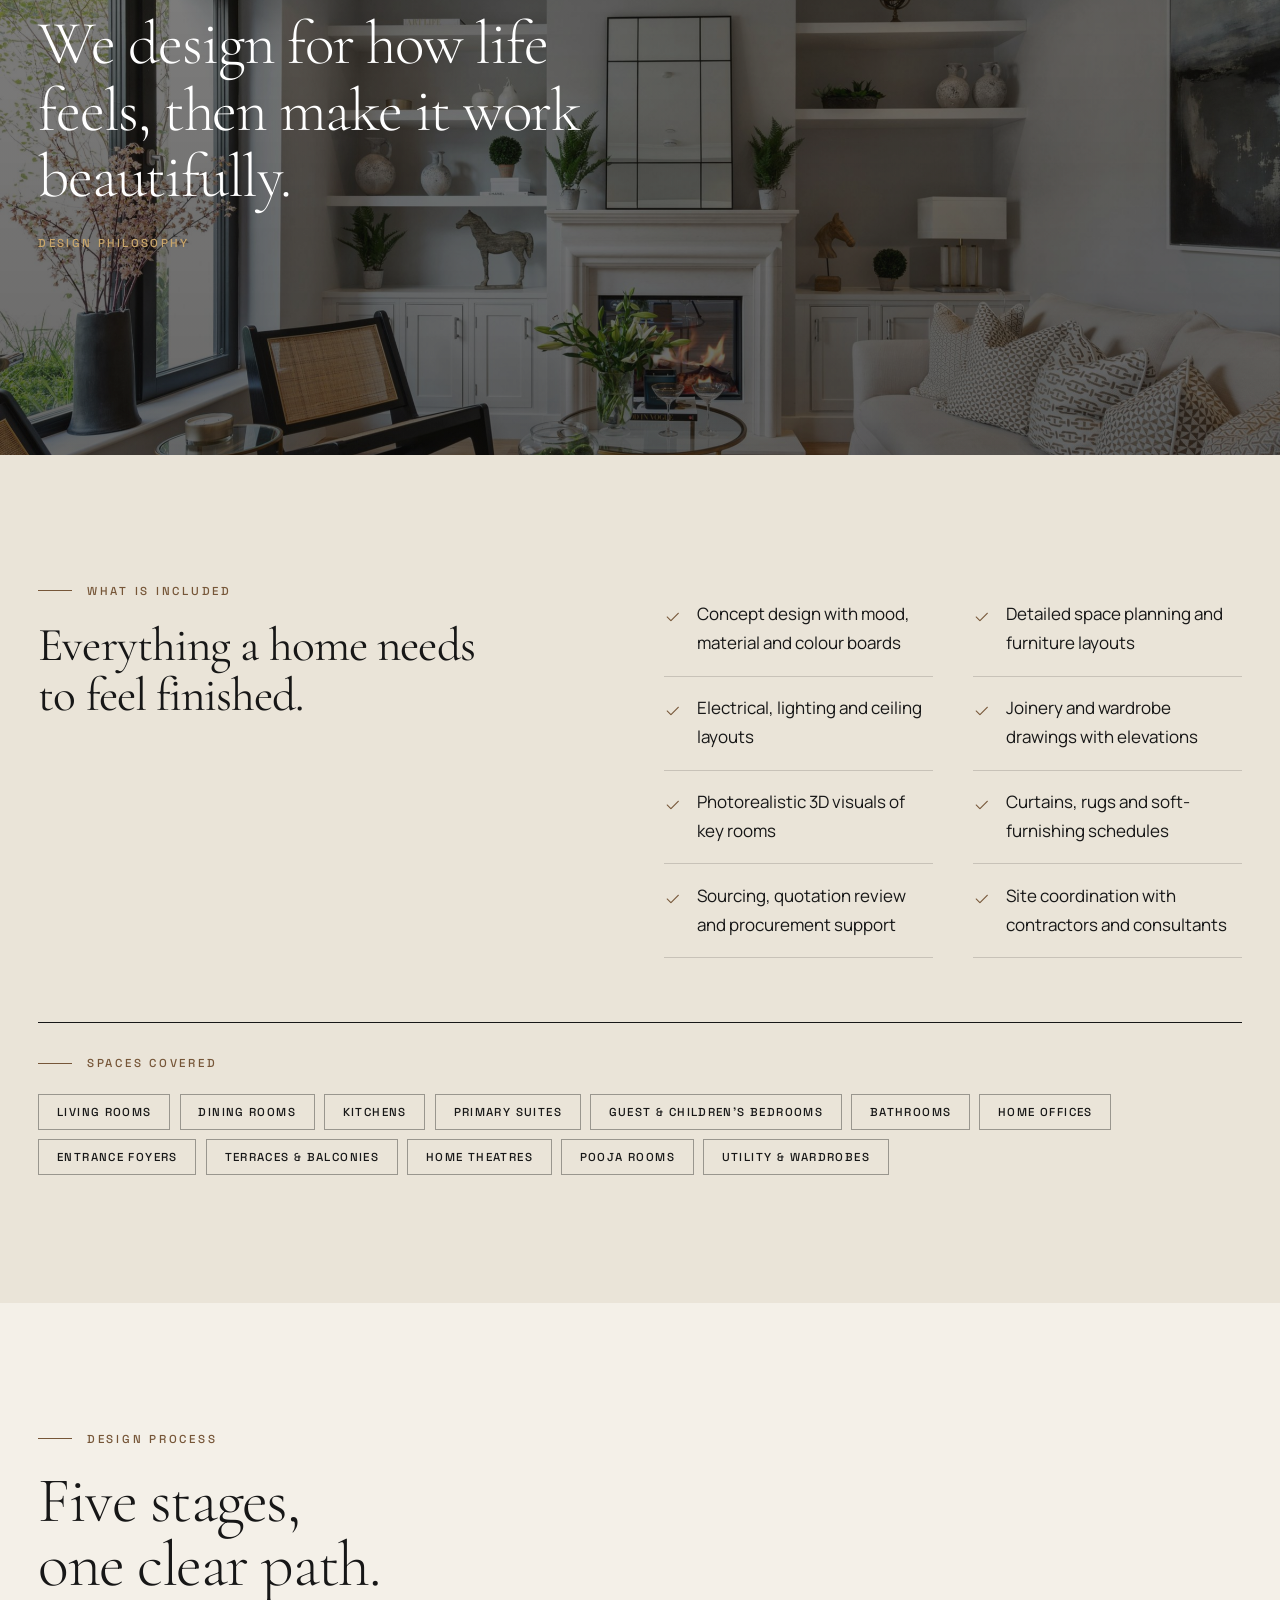
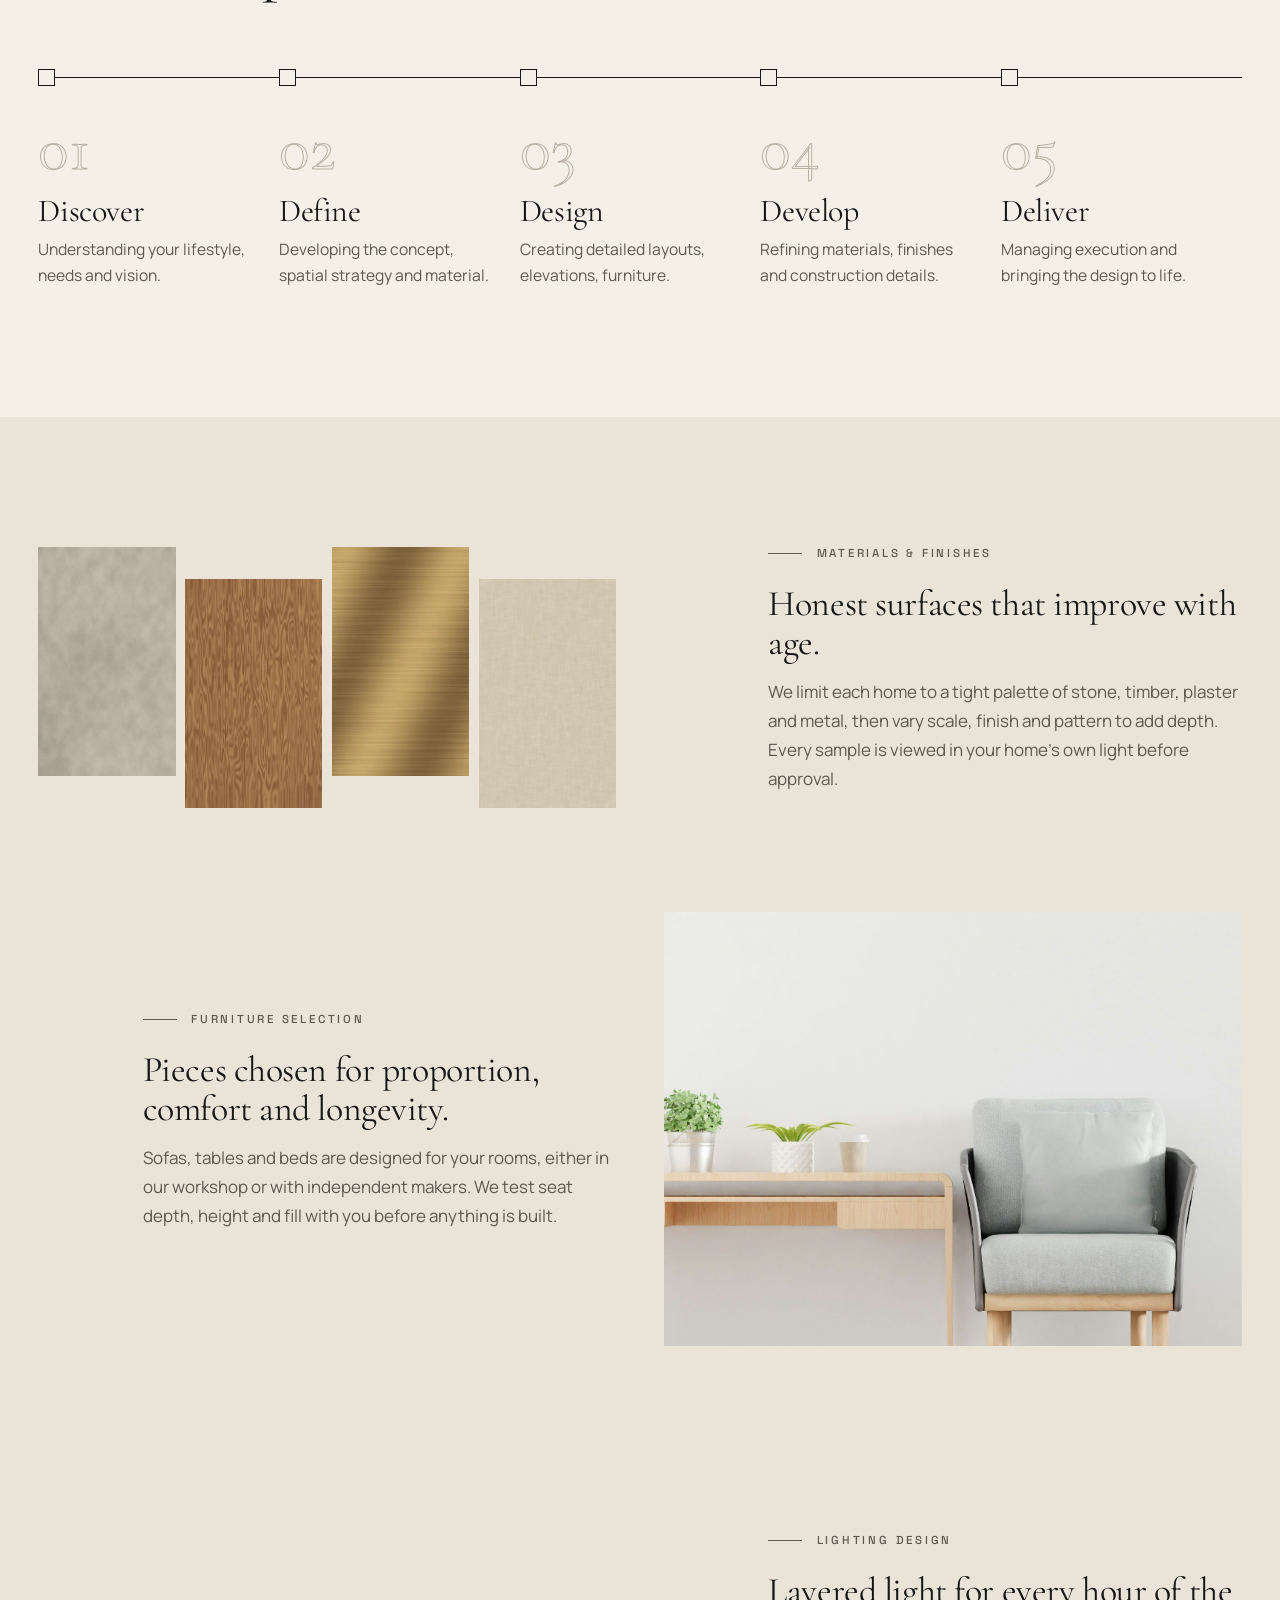
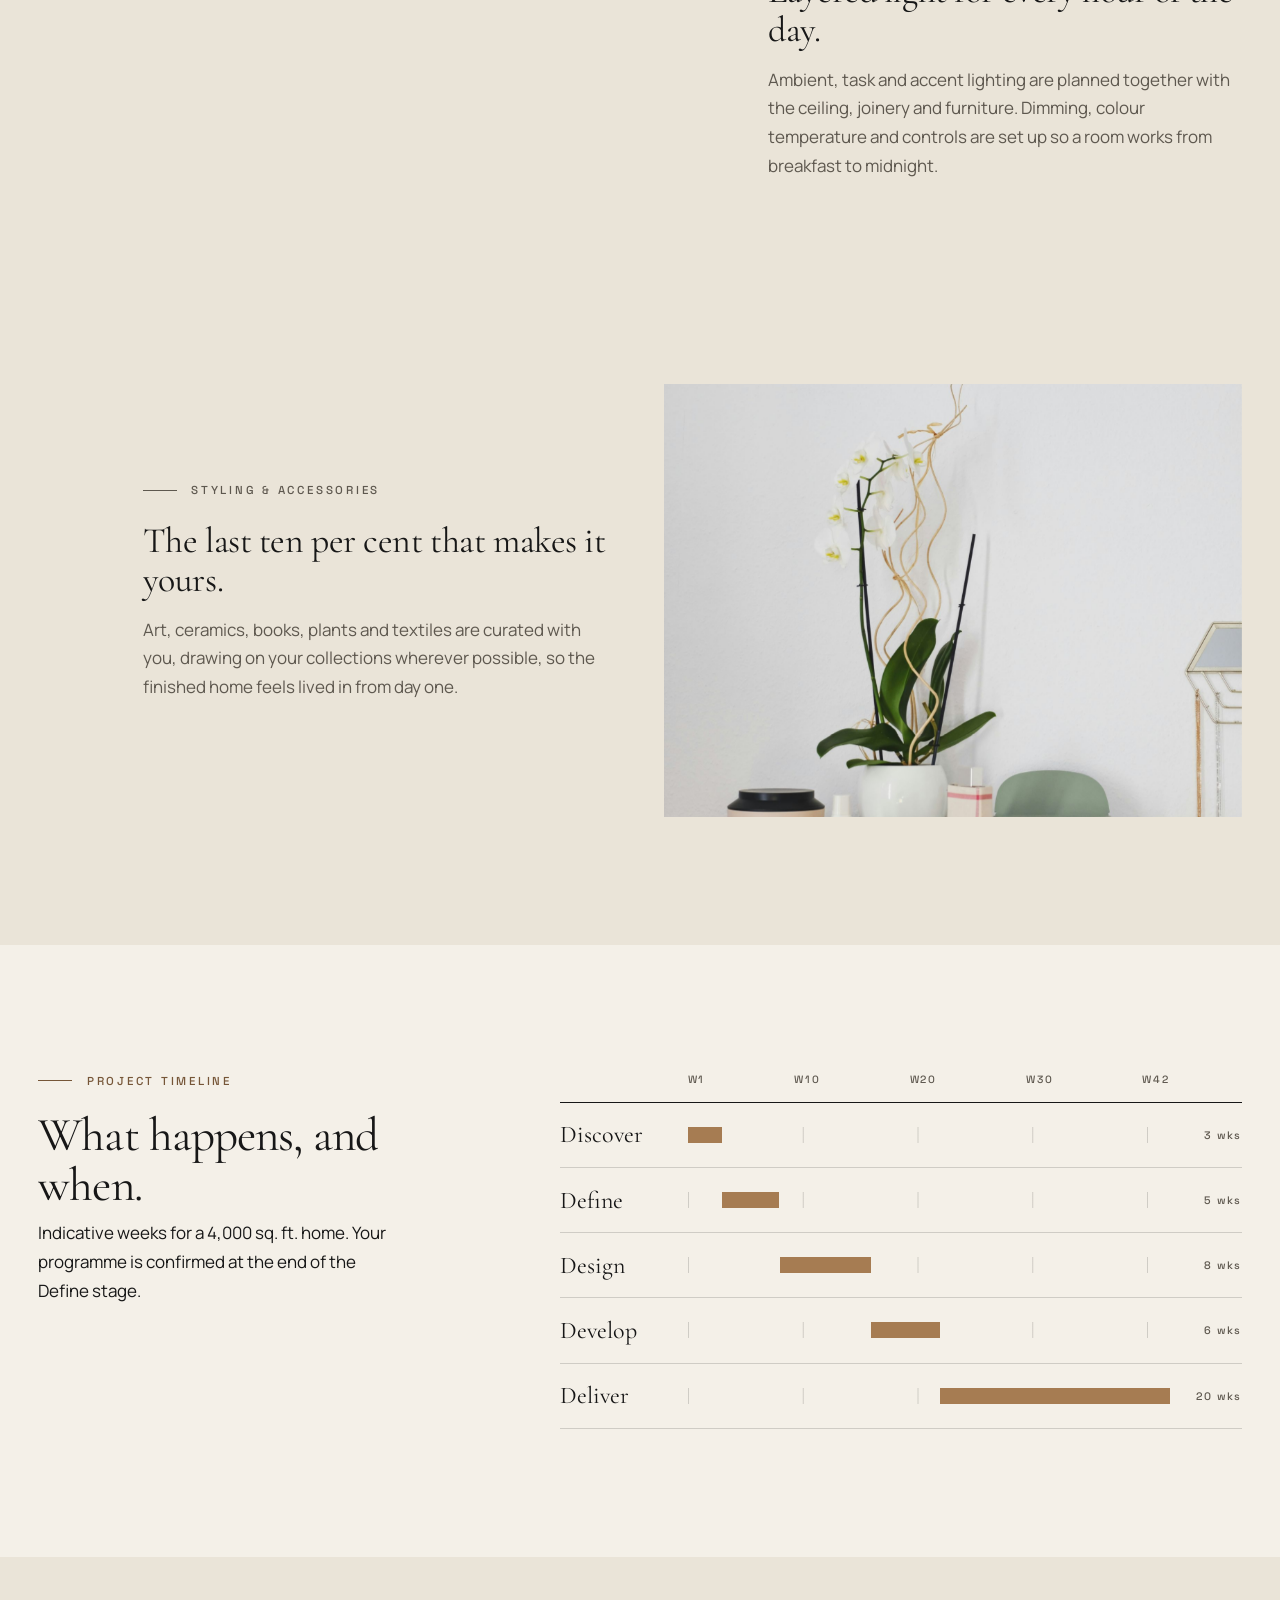
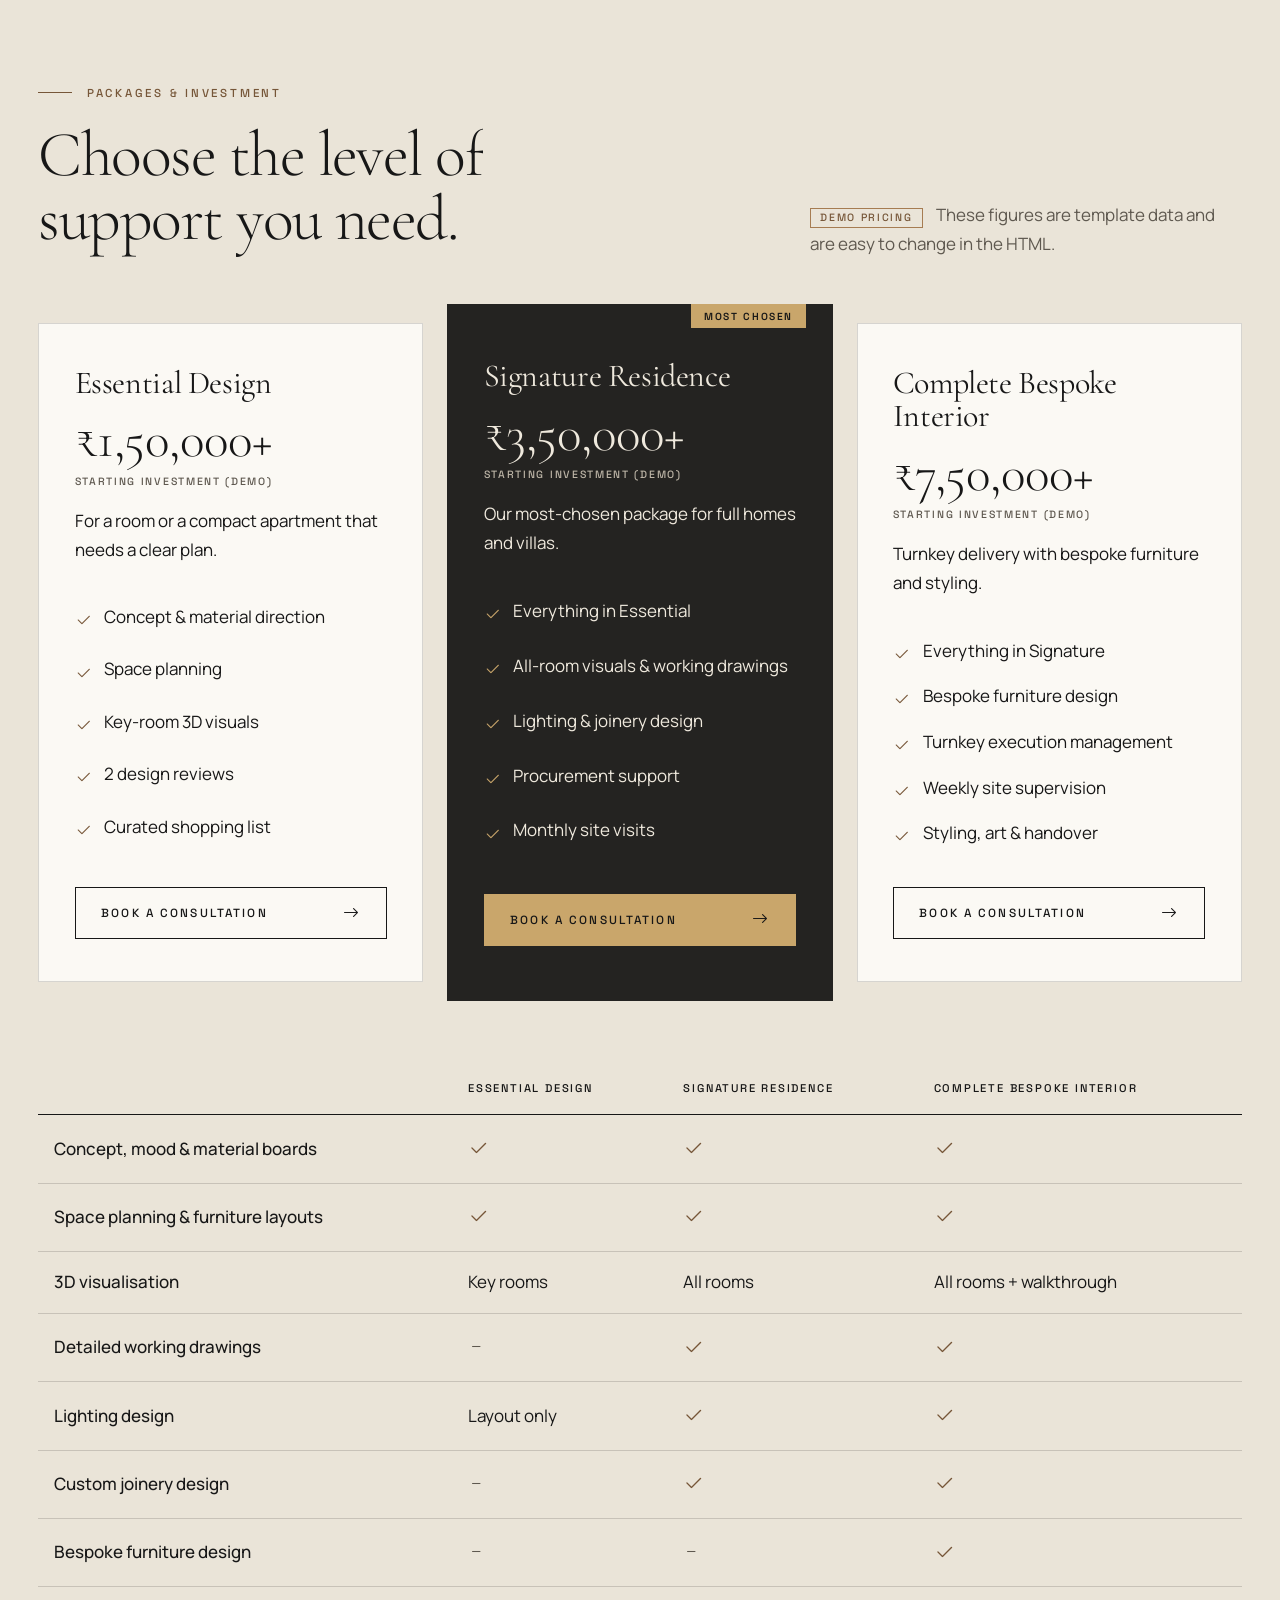
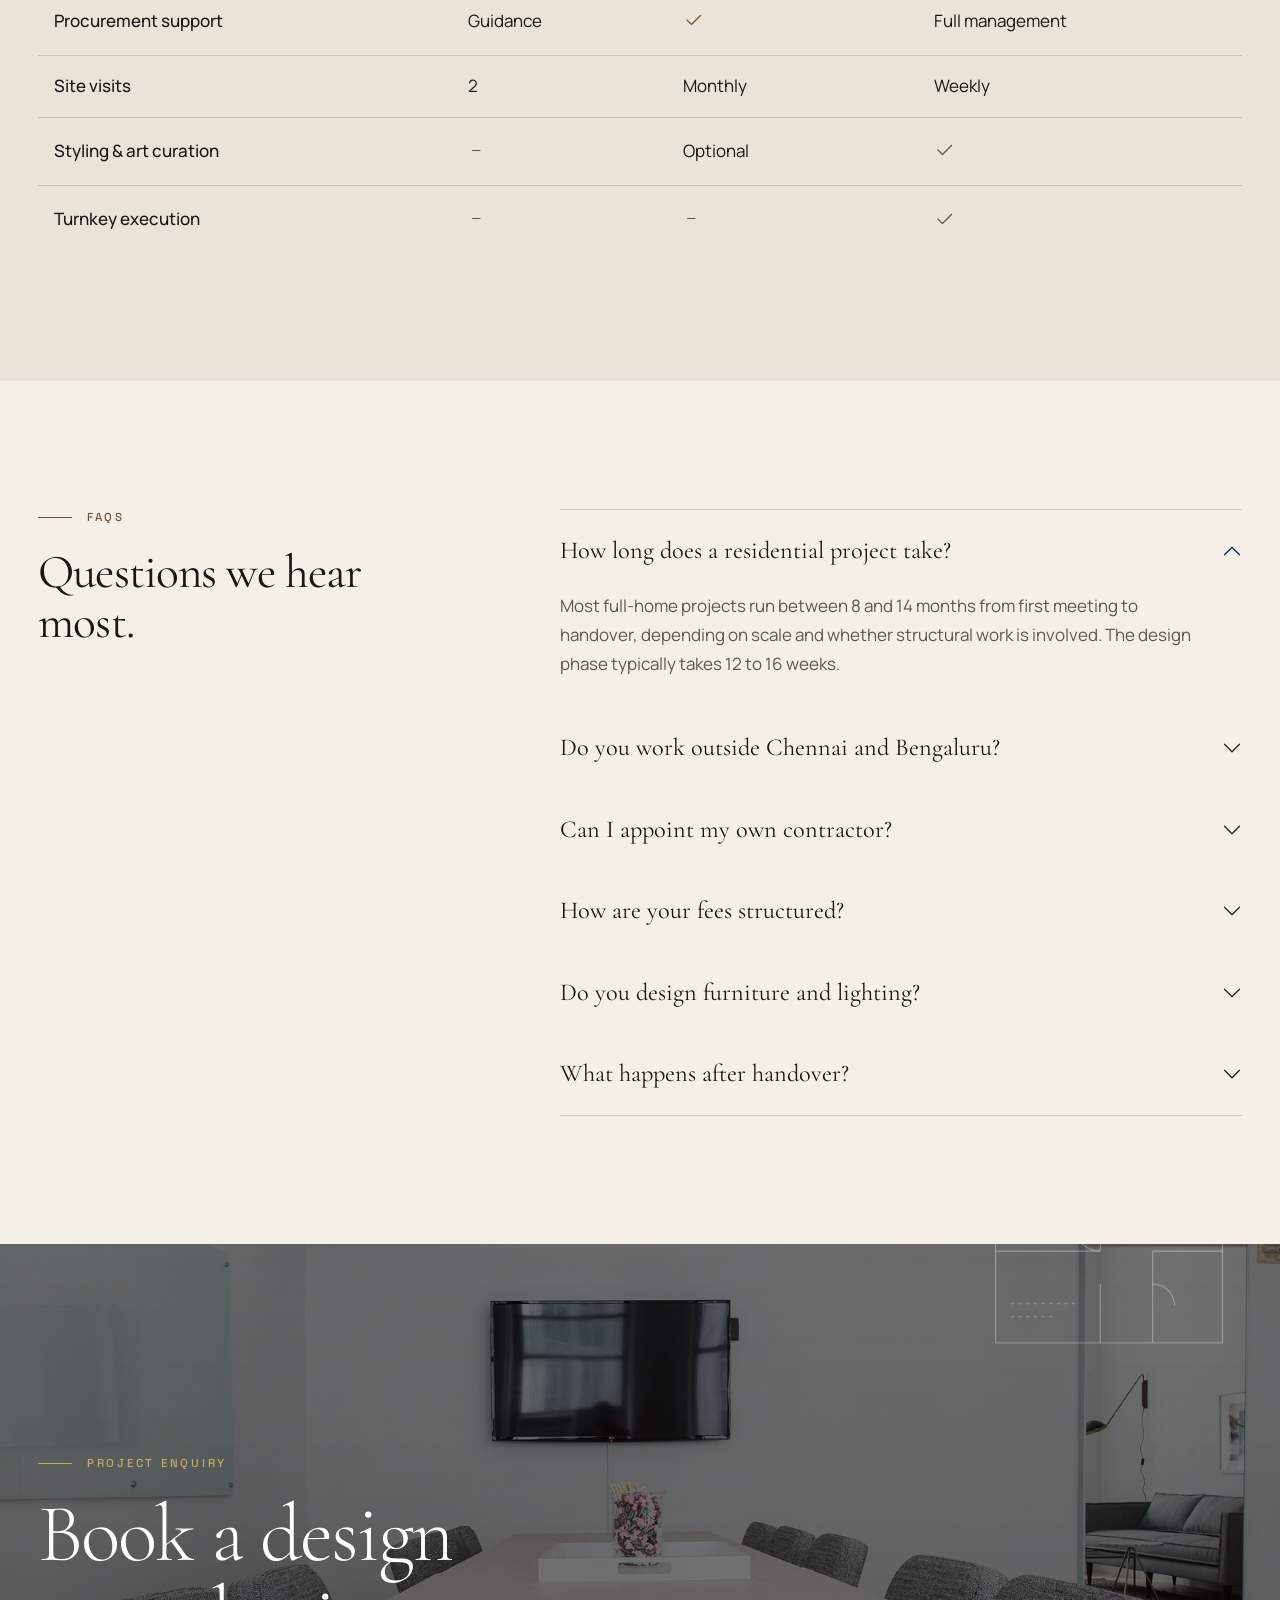
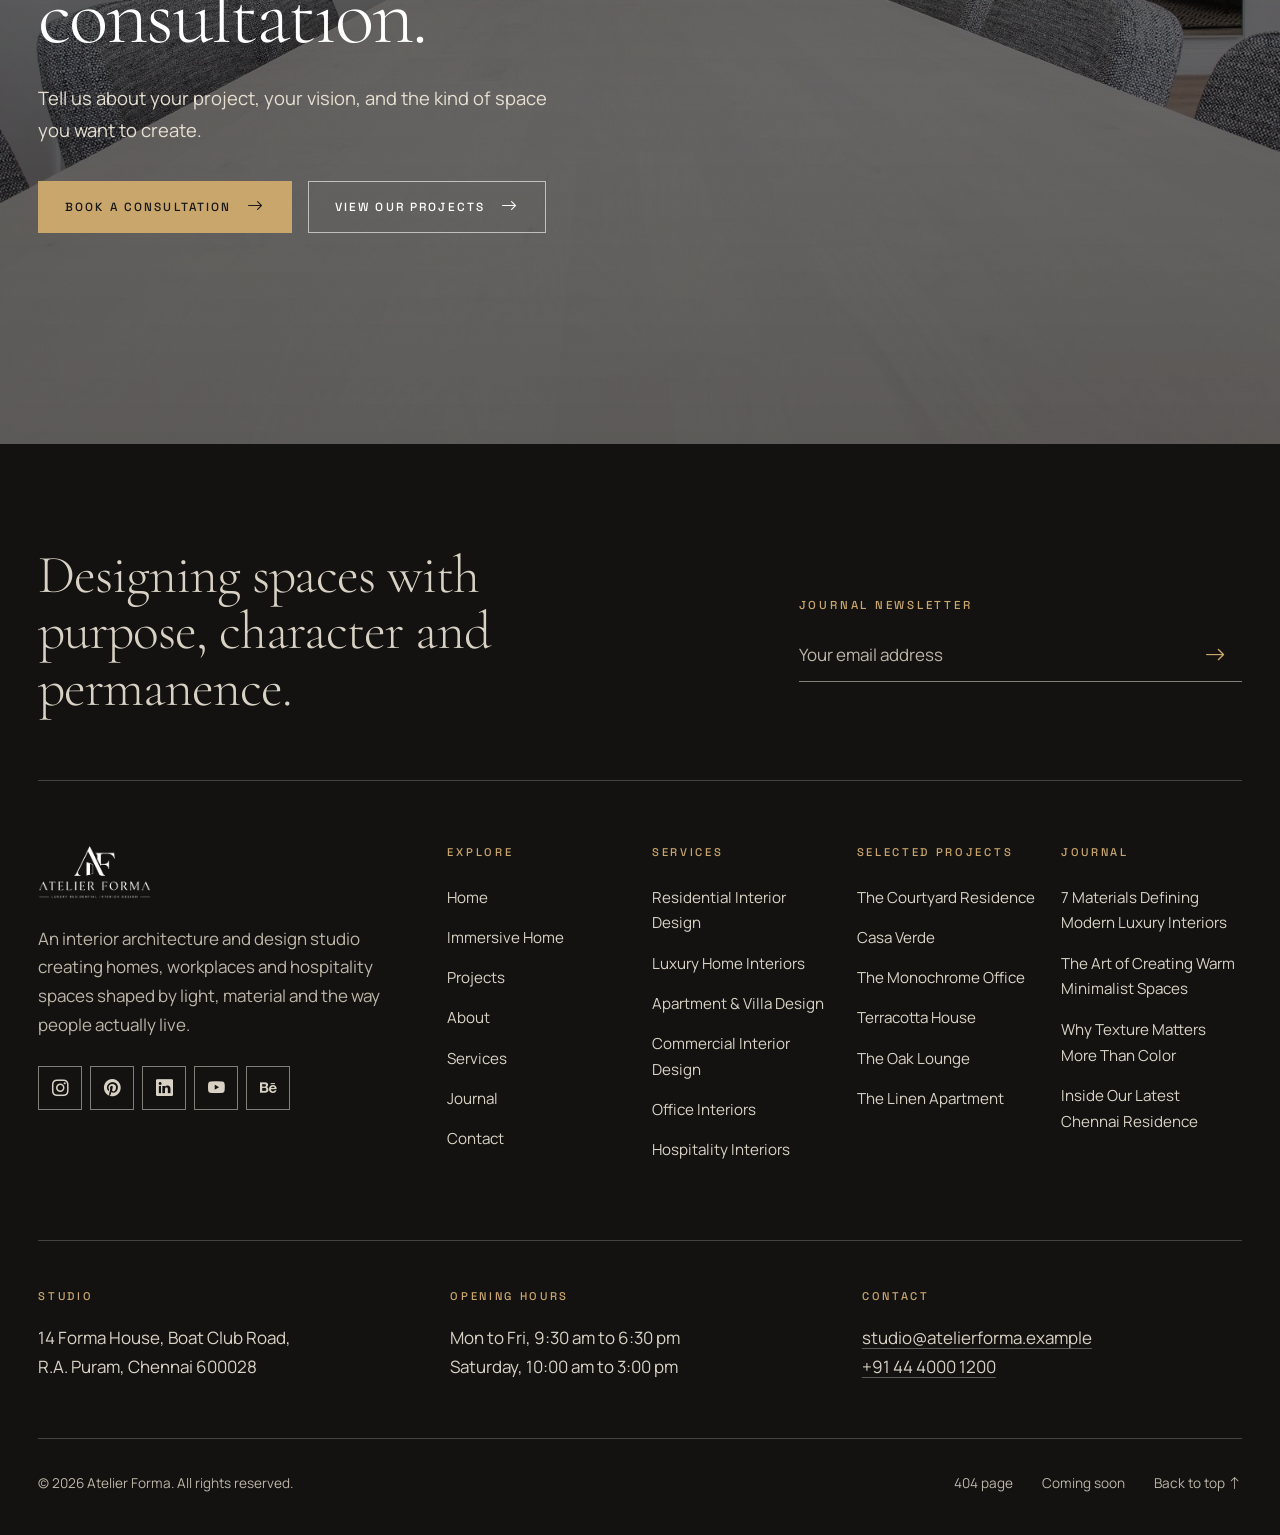
<file: service-details.html>
<!DOCTYPE html>
<html lang="en" data-theme="light" data-bs-theme="light">
<head>
  <meta charset="utf-8">
  <meta name="viewport" content="width=device-width, initial-scale=1">
  <title>Luxury Residential Interior Design | Atelier Forma</title>
  <meta name="description" content="Complete luxury residential interiors: what is included, our process, materials, lighting, timeline, packages, pricing and FAQs.">
  <meta name="robots" content="index, follow">
  <meta name="theme-color" content="#171717">
  <link rel="canonical" href="https://www.atelierforma.example/service-details.html">
<link rel="shortcut icon" href="assets/images/icon.png" type="image/x-icon">

  <meta property="og:type" content="website">
  <meta property="og:site_name" content="Atelier Forma">
  <meta property="og:title" content="Luxury Residential Interior Design | Atelier Forma">
  <meta property="og:description" content="Complete luxury residential interiors: what is included, our process, materials, lighting, timeline, packages, pricing and FAQs.">
  <meta property="og:url" content="https://www.atelierforma.example/service-details.html">
  <meta property="og:image" content="https://www.atelierforma.example/assets/images/og-cover.jpg">
  <meta name="twitter:card" content="summary_large_image">
  <meta name="twitter:title" content="Luxury Residential Interior Design | Atelier Forma">
  <meta name="twitter:description" content="Complete luxury residential interiors: what is included, our process, materials, lighting, timeline, packages, pricing and FAQs.">
  <meta name="twitter:image" content="https://www.atelierforma.example/assets/images/og-cover.jpg">

  <script>
    /* Apply saved (or system) theme and text direction before first paint. */
    (function () {
      var d = document.documentElement;
      try {
        var t = localStorage.getItem('af-theme');
        if (!t) t = window.matchMedia('(prefers-color-scheme: dark)').matches ? 'dark' : 'light';
        d.setAttribute('data-theme', t); d.setAttribute('data-bs-theme', t);
        if (localStorage.getItem('af-dir') === 'rtl') d.setAttribute('dir', 'rtl');
      } catch (e) {}
      d.classList.add('js');
    })();
  </script>
  <link rel="preconnect" href="https://fonts.googleapis.com">
  <link rel="preconnect" href="https://fonts.gstatic.com" crossorigin>
  <link rel="preconnect" href="https://cdn.jsdelivr.net" crossorigin>
  <link rel="preload" as="image" href="assets/images/design7.jpg" fetchpriority="high">
  <link rel="stylesheet" href="https://fonts.googleapis.com/css2?family=Cormorant+Garamond:ital,wght@0,300;0,400;0,500;0,600;1,300;1,400;1,500&family=Manrope:wght@300;400;500;600;700&family=Space+Grotesk:wght@400;500;600&display=swap">
  <link rel="stylesheet" href="https://cdn.jsdelivr.net/npm/bootstrap@5.3.3/dist/css/bootstrap.min.css" id="bs-css" data-ltr="https://cdn.jsdelivr.net/npm/bootstrap@5.3.3/dist/css/bootstrap.min.css" data-rtl="https://cdn.jsdelivr.net/npm/bootstrap@5.3.3/dist/css/bootstrap.rtl.min.css" crossorigin="anonymous">
  <script>if (document.documentElement.getAttribute('dir') === 'rtl') document.getElementById('bs-css').href = 'https://cdn.jsdelivr.net/npm/bootstrap@5.3.3/dist/css/bootstrap.rtl.min.css';</script>
  <link rel="stylesheet" href="https://cdn.jsdelivr.net/npm/bootstrap-icons@1.11.3/font/bootstrap-icons.min.css" crossorigin="anonymous">
  <link rel="stylesheet" href="assets/css/style.css">
  <link rel="stylesheet" href="assets/css/dark-mode.css">
  <link rel="stylesheet" href="assets/css/rtl.css">
  
  <script type="application/ld+json">
{
  "@context": "https://schema.org",
  "@graph": [
    {
      "@type": "Organization",
      "@id": "https://www.atelierforma.example/#organization",
      "name": "Atelier Forma",
      "url": "https://www.atelierforma.example/",
      "logo": "https://www.atelierforma.example/assets/images/favicon.svg",
      "description": "Interior architecture and design studio creating residential, commercial and hospitality interiors.",
      "sameAs": [
        "https://www.instagram.com/",
        "https://www.pinterest.com/",
        "https://www.linkedin.com/",
        "https://www.youtube.com/",
        "https://www.behance.net/"
      ]
    },
    {
      "@type": [
        "LocalBusiness",
        "ProfessionalService",
        "HomeAndConstructionBusiness"
      ],
      "@id": "https://www.atelierforma.example/#studio",
      "name": "Atelier Forma",
      "description": "Luxury interior architecture and design studio. Residential, commercial, hospitality and bespoke furniture design across India.",
      "url": "https://www.atelierforma.example/",
      "image": "https://www.atelierforma.example/assets/images/og-cover.jpg",
      "telephone": "+91 44 4000 1200",
      "email": "studio@atelierforma.example",
      "priceRange": "₹₹₹",
      "address": {
        "@type": "PostalAddress",
        "streetAddress": "14 Forma House, Boat Club Road, R.A. Puram",
        "addressLocality": "Chennai",
        "addressRegion": "Tamil Nadu",
        "postalCode": "600028",
        "addressCountry": "IN"
      },
      "geo": {
        "@type": "GeoCoordinates",
        "latitude": 13.0244,
        "longitude": 80.254
      },
      "openingHoursSpecification": [
        {
          "@type": "OpeningHoursSpecification",
          "dayOfWeek": [
            "Monday",
            "Tuesday",
            "Wednesday",
            "Thursday",
            "Friday"
          ],
          "opens": "09:30",
          "closes": "18:30"
        },
        {
          "@type": "OpeningHoursSpecification",
          "dayOfWeek": "Saturday",
          "opens": "10:00",
          "closes": "15:00"
        }
      ],
      "areaServed": [
        "Chennai",
        "Bengaluru",
        "Mumbai",
        "Hyderabad",
        "Coimbatore",
        "Kochi",
        "New Delhi",
        "Pondicherry"
      ],
      "sameAs": [
        "https://www.instagram.com/",
        "https://www.pinterest.com/",
        "https://www.linkedin.com/",
        "https://www.youtube.com/",
        "https://www.behance.net/"
      ],
      "parentOrganization": {
        "@id": "https://www.atelierforma.example/#organization"
      }
    },
    {
      "@type": "WebPage",
      "@id": "https://www.atelierforma.example/service-details.html",
      "url": "https://www.atelierforma.example/service-details.html",
      "name": "Luxury Residential Interior Design | Atelier Forma",
      "isPartOf": {
        "@id": "https://www.atelierforma.example/#organization"
      }
    }
  ]
}
  </script>
</head>
<body class="page-services">
  <a class="skip-link" href="#main">Skip to main content</a>

  <header class="site-header" id="siteHeader">
    <div class="container-wide header-inner">
      <a class="brand" href="index.html" aria-label="Atelier Forma, Interior Architecture. Home">
        <img class="brand__mark" src="assets/images/logo.png" alt="Atelier Forma – Interior Architecture" width="160" height="77">
      </a>
      <nav class="nav-main d-none d-lg-block" aria-label="Primary">
        <ul class="nav-list">
          <li class="nav-item dropdown"><a class="nav-link dropdown-toggle" href="index.html" role="button" data-bs-toggle="dropdown" aria-expanded="false">Home</a><ul class="dropdown-menu"><li><a class="dropdown-item" href="index.html">Modern Studio Landing</a></li><li><a class="dropdown-item" href="home-2.html">Immersive Experience</a></li></ul></li>
          <li class="nav-item"><a class="nav-link" href="projects.html">Projects</a></li>
          <li class="nav-item"><a class="nav-link" href="about.html">About</a></li>
          <li class="nav-item"><a class="nav-link active" href="services.html" aria-current="page">Services</a></li>
          <li class="nav-item"><a class="nav-link" href="journal.html">Journal</a></li>
          <li class="nav-item"><a class="nav-link" href="contact.html">Contact</a></li>
        </ul>
      </nav>
      <div class="header-actions">
        <button class="icon-btn" type="button" data-theme-toggle aria-label="Switch to dark mode" aria-pressed="false"><i class="bi bi-moon-stars" aria-hidden="true"></i></button>
        <button class="icon-btn" type="button" data-rtl-toggle aria-label="Switch to right-to-left layout" aria-pressed="false"><i class="bi bi-translate" aria-hidden="true"></i></button>
        <a class="btn-forma btn-forma--solid btn-forma--sm d-none d-xl-inline-flex" href="contact.html#enquiry"><span>Start a Project</span></a>
        <button class="icon-btn d-lg-none" type="button" data-bs-toggle="offcanvas" data-bs-target="#mobileNav" aria-controls="mobileNav" aria-label="Open menu"><i class="bi bi-list" aria-hidden="true"></i></button>
      </div>
    </div>
  </header>

  <div class="offcanvas offcanvas-end mobile-nav" tabindex="-1" id="mobileNav" aria-labelledby="mobileNavLabel">
    <div class="offcanvas-header">
      <img class="brand__mark brand__mark--mobile" id="mobileNavLabel" src="assets/images/logo.png" alt="Atelier Forma">
      <button type="button" class="icon-btn" data-bs-dismiss="offcanvas" aria-label="Close menu"><i class="bi bi-x-lg" aria-hidden="true"></i></button>
    </div>
    <div class="offcanvas-body">
      <nav aria-label="Mobile">
        <ul class="mobile-links">
          <li><a href="index.html">Home</a><ul class="mobile-sub"><li><a href="index.html">Modern Landing</a></li><li><a href="home-2.html">Immersive Experience</a></li></ul></li>
          <li><a href="projects.html">Projects</a></li>
          <li><a href="about.html">About</a></li>
          <li><a href="services.html" aria-current="page">Services</a></li>
          <li><a href="journal.html">Journal</a></li>
          <li><a href="contact.html">Contact</a></li>
        </ul>
      </nav>
      <div class="mobile-foot">
        <a class="btn-forma btn-forma--solid " href="contact.html#enquiry"><span>Start a Project</span><span class="btn-forma__icon"><i class="bi bi-arrow-right" aria-hidden="true"></i></span></a>
        <p class="mt-4 mb-1">14 Forma House, Boat Club Road, R.A. Puram, Chennai 600028, Tamil Nadu, India</p>
        <p class="mb-0"><a href="mailto:studio@atelierforma.example">studio@atelierforma.example</a><br><a href="tel:+914440001200">+91 44 4000 1200</a></p>
      </div>
    </div>
  </div>

  <main id="main">
    
    <section class="page-hero parallax-band on-dark page-hero--tall" data-parallax-bg aria-labelledby="page-title">
      <div class="parallax-band__media" aria-hidden="true"><img src="assets/images/design7.jpg" sizes="100vw" width="2400" height="1400" alt="" fetchpriority="high" decoding="async"></div>
      <div class="parallax-band__veil"></div>
      <svg class="float-el d-none d-lg-block float-el--tr" data-speed="0.12"  viewBox="0 0 180 180" fill="none" stroke="currentColor" stroke-width=".6" aria-hidden="true" focusable="false"><path d="M0 0V180"/><path d="M0 0H180"/><path d="M30 0V180"/><path d="M0 30H180"/><path d="M60 0V180"/><path d="M0 60H180"/><path d="M90 0V180"/><path d="M0 90H180"/><path d="M120 0V180"/><path d="M0 120H180"/><path d="M150 0V180"/><path d="M0 150H180"/><path d="M180 0V180"/><path d="M0 180H180"/></svg>
      <div class="container-wide page-hero__inner">
        <nav aria-label="Breadcrumb"><ol class="crumbs"><li><a href="index.html">Home</a></li><li><a href="services.html">Services</a></li><li aria-current="page">Luxury Residential Interior Design</li></ol></nav>
        <p class="eyebrow ">Service</p>
        <h1 class="t-xxl page-hero__title" id="page-title"><span class="line"><span>Luxury Residential Interior Design</span></span></h1>
        <p class="page-hero__lead">Complete interiors for homes, villas and apartments, designed around light, material and the rhythm of daily life.</p>
        <ul class="hero-facts"><li><span>Typical duration</span>8 to 14 months</li><li><span>Best for</span>Homes of 2,000 sq. ft. and above</li><li><span>Lead designer</span>Ananya Ramesh</li></ul>
      </div>
    </section>

    <section class="section sd-intro" aria-labelledby="sd-intro">
      <div class="container-wide"><div class="row gx-lg-5 gy-5">
        <div class="col-lg-5"><p class="eyebrow ">Service introduction</p><h2 class="t-lg" id="sd-intro" data-reveal="text">A home designed as one continuous idea.</h2></div>
        <div class="col-lg-6 offset-lg-1"><p class="lead-serif" data-reveal="fade-up">Luxury is not a price point for us. It is the feeling of a home that fits you exactly: rooms that catch the right light, storage where you reach for it, and materials that feel good under your hand.</p>
          <p data-reveal="fade-up">This service covers everything from the first spatial plan to the last cushion, and can include structural alterations, bespoke joinery, lighting and full procurement. You work with one team and one point of contact throughout.</p></div>
      </div></div>
    </section>

    
    <section class="band parallax-band on-dark" data-parallax-bg >
      <div class="parallax-band__media" aria-hidden="true"><img src="assets/images/project9.jpg" sizes="100vw" width="2400" height="1400" alt="" loading="lazy" decoding="async"></div>
      <div class="parallax-band__veil"></div>
      <div class="container-wide band__inner"><blockquote class="band__quote" data-reveal="fade-up"><p>We design for how life feels, then make it work beautifully.</p><footer>Design philosophy</footer></blockquote></div>
    </section>

    <section class="section included on-paper" aria-labelledby="sd-inc">
      <div class="container-wide"><div class="row gx-lg-5 gy-5">
        <div class="col-lg-5"><p class="eyebrow ">What is included</p><h2 class="t-lg" id="sd-inc" data-reveal="text">Everything a home needs to feel finished.</h2></div>
        <div class="col-lg-6 offset-lg-1"><ul class="checklist"><li><i class="bi bi-check2" aria-hidden="true"></i>
          <span>Concept design with mood, material and colour boards</span></li>
          <li><i class="bi bi-check2" aria-hidden="true"></i>
            <span>Detailed space planning and furniture layouts</span>
          </li><li><i class="bi bi-check2" aria-hidden="true"></i>
            <span>Electrical, lighting and ceiling layouts</span>
          </li><li><i class="bi bi-check2" aria-hidden="true"></i>
            <span>Joinery and wardrobe drawings with elevations</span>
          </li><li><i class="bi bi-check2" aria-hidden="true"></i>
            <span>Photorealistic 3D visuals of key rooms</span>
          </li><li><i class="bi bi-check2" aria-hidden="true"></i>
            <span>Curtains, rugs and soft-furnishing schedules</span>
          </li><li><i class="bi bi-check2" aria-hidden="true"></i>
            <span>Sourcing, quotation review and procurement support</span>
          </li><li><i class="bi bi-check2" aria-hidden="true"></i>
            <span>Site coordination with contractors and consultants</span>
          </li>
          
        </ul></div>
      </div>
      <div class="spaces"><h3 class="eyebrow">Spaces covered</h3><ul class="chips">
        <li>Living rooms</li><li>Dining rooms</li><li>Kitchens</li>
        <li>Primary suites</li><li>Guest & children's bedrooms</li>
        <li>Bathrooms</li><li>Home offices</li><li>Entrance foyers</li>
        <li>Terraces & balconies</li><li>Home theatres</li><li>Pooja rooms</li>
        <li>Utility & wardrobes</li></ul></div>
      </div>
    </section>

    <section class="section process-sec" aria-labelledby="sd-proc">
      <div class="container-wide"><div class="section-head"><div><p class="eyebrow ">Design process</p><h2 class="t-xl" id="sd-proc" data-reveal="text">Five stages,<br>one clear path.</h2></div></div><ol class="process" data-line-draw>
        <span class="process__line" aria-hidden="true"></span>
        <li class="process__step" data-reveal="fade-up" style="--d:0.0s">
          <span class="process__marker" aria-hidden="true"></span>
          <span class="process__num">01</span>
          <h3>Discover</h3><p>Understanding your lifestyle, needs and vision.</p></li><li class="process__step" data-reveal="fade-up" style="--d:0.08s">
          <span class="process__marker" aria-hidden="true"></span>
          <span class="process__num">02</span>
          <h3>Define</h3><p>Developing the concept, spatial strategy and material.</p></li><li class="process__step" data-reveal="fade-up" style="--d:0.16s">
          <span class="process__marker" aria-hidden="true"></span>
          <span class="process__num">03</span>
          <h3>Design</h3><p>Creating detailed layouts, elevations, furniture.</p></li><li class="process__step" data-reveal="fade-up" style="--d:0.24s">
          <span class="process__marker" aria-hidden="true"></span>
          <span class="process__num">04</span>
          <h3>Develop</h3><p>Refining materials, finishes and construction details.</p></li><li class="process__step" data-reveal="fade-up" style="--d:0.32s">
          <span class="process__marker" aria-hidden="true"></span>
          <span class="process__num">05</span>
          <h3>Deliver</h3><p>Managing execution and bringing the design to life.</p></li>
      </ol></div>
    </section>

    <section class="section feature-rows on-paper" aria-label="Materials, furniture, lighting and styling">
      <div class="container-wide">
        <div class="row gx-lg-5 gy-4 align-items-center feature-row">
        <div class="col-lg-6"><div class="collage"><span><img src="assets/images/materials/stone.webp" width="720" height="960" alt="Stone sample" loading="lazy" decoding="async"></span><span><img src="assets/images/materials/timber.webp" width="720" height="960" alt="Timber sample" loading="lazy" decoding="async"></span><span><img src="assets/images/materials/brass.webp" width="720" height="960" alt="Brass sample" loading="lazy" decoding="async"></span><span><img src="assets/images/materials/linen.webp" width="720" height="960" alt="Linen sample" loading="lazy" decoding="async"></span></div></div>
        <div class="col-lg-5 offset-lg-1">
          <p class="eyebrow">Materials &amp; finishes</p><h3 class="t-md" data-reveal="fade-up">Honest surfaces that improve with age.</h3><p data-reveal="fade-up">We limit each home to a tight palette of stone, timber, plaster and metal, then vary scale, finish and pattern to add depth. Every sample is viewed in your home&rsquo;s own light before approval.</p>
        </div>
      </div>
        <div class="row gx-lg-5 gy-4 align-items-center feature-row feature-row--flip">
        <div class="col-lg-6 order-lg-2"><div class="frame reveal-media " style="--ar:4/3" data-reveal="clip-up"><div class="px" data-parallax-img data-speed="0.07"><img src="assets/images/Furniture selection.jpg" srcset="" sizes="(min-width:992px) 46vw, 100vw" width="1400" height="1050" alt="Bespoke sofa upholstered in natural linen" loading="lazy" decoding="async"></div></div></div>
        <div class="col-lg-5 order-lg-1 offset-lg-1">
          <p class="eyebrow">Furniture selection</p><h3 class="t-md" data-reveal="fade-up">Pieces chosen for proportion, comfort and longevity.</h3><p data-reveal="fade-up">Sofas, tables and beds are designed for your rooms, either in our workshop or with independent makers. We test seat depth, height and fill with you before anything is built.</p>
        </div>
      </div>
        <div class="row gx-lg-5 gy-4 align-items-center feature-row">
        <div class="col-lg-6"><div class="frame reveal-media " style="--ar:4/3" data-reveal="clip-up"><div class="px" data-parallax-img data-speed="0.09"><img src="assets/images/Lighting design.jpg" srcset="" sizes="(min-width:992px) 46vw, 100vw" width="1400" height="1050" alt="Sculptural table lamp casting warm light" loading="lazy" decoding="async"></div></div></div>
        <div class="col-lg-5 offset-lg-1">
          <p class="eyebrow">Lighting design</p><h3 class="t-md" data-reveal="fade-up">Layered light for every hour of the day.</h3><p data-reveal="fade-up">Ambient, task and accent lighting are planned together with the ceiling, joinery and furniture. Dimming, colour temperature and controls are set up so a room works from breakfast to midnight.</p>
        </div>
      </div>
        <div class="row gx-lg-5 gy-4 align-items-center feature-row feature-row--flip">
        <div class="col-lg-6 order-lg-2"><div class="frame reveal-media " style="--ar:4/3" data-reveal="clip-up"><div class="px" data-parallax-img data-speed="0.07"><img src="assets/images/Styling & accessories.jpg" srcset="" sizes="(min-width:992px) 46vw, 100vw" width="1400" height="1050" alt="Indoor plants against a pale plaster wall" loading="lazy" decoding="async"></div></div></div>
        <div class="col-lg-5 order-lg-1 offset-lg-1">
          <p class="eyebrow">Styling &amp; accessories</p><h3 class="t-md" data-reveal="fade-up">The last ten per cent that makes it yours.</h3><p data-reveal="fade-up">Art, ceramics, books, plants and textiles are curated with you, drawing on your collections wherever possible, so the finished home feels lived in from day one.</p>
        </div>
      </div>
      </div>
    </section>

    <section class="section timeline-x" aria-labelledby="sd-time">
      <div class="container-wide">
        <div class="row gx-lg-5 gy-4"><div class="col-lg-4"><p class="eyebrow ">Project timeline</p><h2 class="t-lg" id="sd-time" data-reveal="text">What happens, and when.</h2><p data-reveal="fade-up">Indicative weeks for a 4,000 sq. ft. home. Your programme is confirmed at the end of the Define stage.</p></div>
        <div class="col-lg-7 offset-lg-1"><div class="gantt" data-line-draw><div class="gantt__ticks" aria-hidden="true"><span>1</span><span>10</span><span>20</span><span>30</span><span>42</span></div><ol class="gantt__rows"><li class="gantt__row"><span class="gantt__name">Discover</span><span class="gantt__track"><span class="gantt__bar" style="--s:0;--l:3" data-reveal="wipe" role="img" aria-label="Discover: weeks 1 to 3"></span></span><span class="gantt__wk">3 wks</span></li><li class="gantt__row"><span class="gantt__name">Define</span><span class="gantt__track"><span class="gantt__bar" style="--s:3;--l:5" data-reveal="wipe" role="img" aria-label="Define: weeks 4 to 8"></span></span><span class="gantt__wk">5 wks</span></li><li class="gantt__row"><span class="gantt__name">Design</span><span class="gantt__track"><span class="gantt__bar" style="--s:8;--l:8" data-reveal="wipe" role="img" aria-label="Design: weeks 9 to 16"></span></span><span class="gantt__wk">8 wks</span></li><li class="gantt__row"><span class="gantt__name">Develop</span><span class="gantt__track"><span class="gantt__bar" style="--s:16;--l:6" data-reveal="wipe" role="img" aria-label="Develop: weeks 17 to 22"></span></span><span class="gantt__wk">6 wks</span></li><li class="gantt__row"><span class="gantt__name">Deliver</span><span class="gantt__track"><span class="gantt__bar" style="--s:22;--l:20" data-reveal="wipe" role="img" aria-label="Deliver: weeks 23 to 42"></span></span><span class="gantt__wk">20 wks</span></li></ol></div></div></div>
      </div>
    </section>

    <section class="section pricing on-paper" aria-labelledby="sd-price">
      <div class="container-wide">
        <div class="section-head"><div><p class="eyebrow ">Packages &amp; investment</p><h2 class="t-xl" id="sd-price" data-reveal="text">Choose the level of<br>support you need.</h2></div>
          <p class="section-head__aside"><span class="demo-badge">Demo pricing</span> These figures are template data and are easy to change in the HTML.</p></div>
        <div class="price-grid"><article class="price" data-reveal="fade-up" style="--d:0.0s">
          <h3>Essential Design</h3><p class="price__amt">₹1,50,000+</p><p class="price__note">Starting investment (demo)</p><p>For a room or a compact apartment that needs a clear plan.</p><ul class="price__list"><li><i class="bi bi-check2" aria-hidden="true"></i><span>Concept &amp; material direction</span></li><li><i class="bi bi-check2" aria-hidden="true"></i><span>Space planning</span></li><li><i class="bi bi-check2" aria-hidden="true"></i><span>Key-room 3D visuals</span></li><li><i class="bi bi-check2" aria-hidden="true"></i><span>2 design reviews</span></li><li><i class="bi bi-check2" aria-hidden="true"></i><span>Curated shopping list</span></li></ul>
          <a class="btn-forma btn-forma--outline w-100 justify-content-between" href="contact.html#enquiry"><span>Book a Consultation</span><span class="btn-forma__icon"><i class="bi bi-arrow-right" aria-hidden="true"></i></span></a></article><article class="price price--feat" data-reveal="fade-up" style="--d:0.1s">
          <span class="price__tag">Most chosen</span><h3>Signature Residence</h3><p class="price__amt">₹3,50,000+</p><p class="price__note">Starting investment (demo)</p><p>Our most-chosen package for full homes and villas.</p><ul class="price__list"><li><i class="bi bi-check2" aria-hidden="true"></i><span>Everything in Essential</span></li><li><i class="bi bi-check2" aria-hidden="true"></i><span>All-room visuals &amp; working drawings</span></li><li><i class="bi bi-check2" aria-hidden="true"></i><span>Lighting &amp; joinery design</span></li><li><i class="bi bi-check2" aria-hidden="true"></i><span>Procurement support</span></li><li><i class="bi bi-check2" aria-hidden="true"></i><span>Monthly site visits</span></li></ul>
          <a class="btn-forma btn-forma--solid w-100 justify-content-between" href="contact.html#enquiry"><span>Book a Consultation</span><span class="btn-forma__icon"><i class="bi bi-arrow-right" aria-hidden="true"></i></span></a></article><article class="price" data-reveal="fade-up" style="--d:0.2s">
          <h3>Complete Bespoke Interior</h3><p class="price__amt">₹7,50,000+</p><p class="price__note">Starting investment (demo)</p><p>Turnkey delivery with bespoke furniture and styling.</p><ul class="price__list"><li><i class="bi bi-check2" aria-hidden="true"></i><span>Everything in Signature</span></li><li><i class="bi bi-check2" aria-hidden="true"></i><span>Bespoke furniture design</span></li><li><i class="bi bi-check2" aria-hidden="true"></i><span>Turnkey execution management</span></li><li><i class="bi bi-check2" aria-hidden="true"></i><span>Weekly site supervision</span></li><li><i class="bi bi-check2" aria-hidden="true"></i><span>Styling, art &amp; handover</span></li></ul>
          <a class="btn-forma btn-forma--outline w-100 justify-content-between" href="contact.html#enquiry"><span>Book a Consultation</span><span class="btn-forma__icon"><i class="bi bi-arrow-right" aria-hidden="true"></i></span></a></article></div>
        <div class="table-responsive compare" data-reveal="fade-up">
          <table class="table compare__table"><caption class="visually-hidden">Package comparison</caption>
            <thead><tr><th scope="col"><span class="visually-hidden">Feature</span></th><th scope="col">Essential Design</th><th scope="col">Signature Residence</th><th scope="col">Complete Bespoke Interior</th></tr></thead>
            <tbody><tr><th scope="row">Concept, mood &amp; material boards</th><td><span class="ok"><i class="bi bi-check2" aria-hidden="true"></i><span class="visually-hidden">Included</span></span></td><td><span class="ok"><i class="bi bi-check2" aria-hidden="true"></i><span class="visually-hidden">Included</span></span></td><td><span class="ok"><i class="bi bi-check2" aria-hidden="true"></i><span class="visually-hidden">Included</span></span></td></tr><tr><th scope="row">Space planning &amp; furniture layouts</th><td><span class="ok"><i class="bi bi-check2" aria-hidden="true"></i><span class="visually-hidden">Included</span></span></td><td><span class="ok"><i class="bi bi-check2" aria-hidden="true"></i><span class="visually-hidden">Included</span></span></td><td><span class="ok"><i class="bi bi-check2" aria-hidden="true"></i><span class="visually-hidden">Included</span></span></td></tr><tr><th scope="row">3D visualisation</th><td>Key rooms</td><td>All rooms</td><td>All rooms + walkthrough</td></tr><tr><th scope="row">Detailed working drawings</th><td><span class="no"><i class="bi bi-dash" aria-hidden="true"></i><span class="visually-hidden">Not included</span></span></td><td><span class="ok"><i class="bi bi-check2" aria-hidden="true"></i><span class="visually-hidden">Included</span></span></td><td><span class="ok"><i class="bi bi-check2" aria-hidden="true"></i><span class="visually-hidden">Included</span></span></td></tr><tr><th scope="row">Lighting design</th><td>Layout only</td><td><span class="ok"><i class="bi bi-check2" aria-hidden="true"></i><span class="visually-hidden">Included</span></span></td><td><span class="ok"><i class="bi bi-check2" aria-hidden="true"></i><span class="visually-hidden">Included</span></span></td></tr><tr><th scope="row">Custom joinery design</th><td><span class="no"><i class="bi bi-dash" aria-hidden="true"></i><span class="visually-hidden">Not included</span></span></td><td><span class="ok"><i class="bi bi-check2" aria-hidden="true"></i><span class="visually-hidden">Included</span></span></td><td><span class="ok"><i class="bi bi-check2" aria-hidden="true"></i><span class="visually-hidden">Included</span></span></td></tr><tr><th scope="row">Bespoke furniture design</th><td><span class="no"><i class="bi bi-dash" aria-hidden="true"></i><span class="visually-hidden">Not included</span></span></td><td><span class="no"><i class="bi bi-dash" aria-hidden="true"></i><span class="visually-hidden">Not included</span></span></td><td><span class="ok"><i class="bi bi-check2" aria-hidden="true"></i><span class="visually-hidden">Included</span></span></td></tr><tr><th scope="row">Procurement support</th><td>Guidance</td><td><span class="ok"><i class="bi bi-check2" aria-hidden="true"></i><span class="visually-hidden">Included</span></span></td><td>Full management</td></tr><tr><th scope="row">Site visits</th><td>2</td><td>Monthly</td><td>Weekly</td></tr><tr><th scope="row">Styling &amp; art curation</th><td><span class="no"><i class="bi bi-dash" aria-hidden="true"></i><span class="visually-hidden">Not included</span></span></td><td>Optional</td><td><span class="ok"><i class="bi bi-check2" aria-hidden="true"></i><span class="visually-hidden">Included</span></span></td></tr><tr><th scope="row">Turnkey execution</th><td><span class="no"><i class="bi bi-dash" aria-hidden="true"></i><span class="visually-hidden">Not included</span></span></td><td><span class="no"><i class="bi bi-dash" aria-hidden="true"></i><span class="visually-hidden">Not included</span></span></td><td><span class="ok"><i class="bi bi-check2" aria-hidden="true"></i><span class="visually-hidden">Included</span></span></td></tr></tbody></table>
        </div>
      </div>
    </section>

    <section class="section faq" aria-labelledby="sd-faq">
      <div class="container-wide"><div class="row gx-lg-5 gy-5">
        <div class="col-lg-4"><p class="eyebrow ">FAQs</p><h2 class="t-lg" id="sd-faq" data-reveal="text">Questions we hear most.</h2></div>
        <div class="col-lg-7 offset-lg-1"><div class="accordion accordion-forma" id="faqs"><div class="accordion-item"><h3 class="accordion-header"><button class="accordion-button" type="button" data-bs-toggle="collapse" data-bs-target="#faq0" aria-expanded="true" aria-controls="faq0">How long does a residential project take?</button></h3>
        <div id="faq0" class="accordion-collapse collapse show" data-bs-parent="#faqs"><div class="accordion-body">Most full-home projects run between 8 and 14 months from first meeting to handover, depending on scale and whether structural work is involved. The design phase typically takes 12 to 16 weeks.</div></div></div><div class="accordion-item"><h3 class="accordion-header"><button class="accordion-button collapsed" type="button" data-bs-toggle="collapse" data-bs-target="#faq1" aria-expanded="false" aria-controls="faq1">Do you work outside Chennai and Bengaluru?</button></h3>
        <div id="faq1" class="accordion-collapse collapse" data-bs-parent="#faqs"><div class="accordion-body">Yes. We have completed projects in 32 cities. For projects outside our studio cities we combine regular site visits with a trusted local project team.</div></div></div><div class="accordion-item"><h3 class="accordion-header"><button class="accordion-button collapsed" type="button" data-bs-toggle="collapse" data-bs-target="#faq2" aria-expanded="false" aria-controls="faq2">Can I appoint my own contractor?</button></h3>
        <div id="faq2" class="accordion-collapse collapse" data-bs-parent="#faqs"><div class="accordion-body">You can. We will review quotes, coordinate drawings and supervise quality. Our turnkey package includes our own vetted contractors and a single fixed programme.</div></div></div><div class="accordion-item"><h3 class="accordion-header"><button class="accordion-button collapsed" type="button" data-bs-toggle="collapse" data-bs-target="#faq3" aria-expanded="false" aria-controls="faq3">How are your fees structured?</button></h3>
        <div id="faq3" class="accordion-collapse collapse" data-bs-parent="#faqs"><div class="accordion-body">Design fees are quoted as a fixed sum for each stage. Pricing on this page is demo data for the template and should be replaced with your own investment ranges.</div></div></div><div class="accordion-item"><h3 class="accordion-header"><button class="accordion-button collapsed" type="button" data-bs-toggle="collapse" data-bs-target="#faq4" aria-expanded="false" aria-controls="faq4">Do you design furniture and lighting?</button></h3>
        <div id="faq4" class="accordion-collapse collapse" data-bs-parent="#faqs"><div class="accordion-body">Yes. Our workshop produces bespoke sofas, tables, beds and joinery, and our lighting team designs layered schemes with decorative and architectural fixtures.</div></div></div><div class="accordion-item"><h3 class="accordion-header"><button class="accordion-button collapsed" type="button" data-bs-toggle="collapse" data-bs-target="#faq5" aria-expanded="false" aria-controls="faq5">What happens after handover?</button></h3>
        <div id="faq5" class="accordion-collapse collapse" data-bs-parent="#faqs"><div class="accordion-body">We return after 90 days to adjust styling and fix any issues, and provide a care guide for every material and finish we specify.</div></div></div></div></div>
      </div></div>
    </section>

    
    <section class="enquiry parallax-band on-dark" data-parallax-bg aria-labelledby="enquiry-title">
      <div class="parallax-band__media" aria-hidden="true"><img src="assets/images/service8.jpg" srcset="" sizes="100vw" width="2000" height="1200" alt="" loading="lazy" decoding="async"></div>
      <div class="parallax-band__veil"></div>
      <svg class="float-el d-none d-lg-block float-el--tr" data-speed="0.2"  viewBox="0 0 220 160" fill="none" stroke="currentColor" stroke-width="1" aria-hidden="true" focusable="false"><path d="M6 6h208v148H6z"/><path d="M6 70h96M102 6v64M102 100v54M150 70h64M150 70v84"/><path d="M102 70a24 24 0 0 1-24-24" /><path d="M150 100a20 20 0 0 1 20 20" /><path d="M20 118h60M20 130h40" stroke-dasharray="3 4"/></svg>
      <div class="container-wide enquiry__inner">
        <p class="eyebrow ">Project enquiry</p>
        <h2 class="t-xl" id="enquiry-title" data-reveal="text">Book a design consultation.</h2>
        <p class="enquiry__lead" data-reveal="fade-up" style="--d:.15s">Tell us about your project, your vision, and the kind of space you want to create.</p>
        <div class="enquiry__actions" data-reveal="fade-up" style="--d:.25s">
          <a class="btn-forma btn-forma--solid " href="contact.html#enquiry"><span>Book a Consultation</span><span class="btn-forma__icon"><i class="bi bi-arrow-right" aria-hidden="true"></i></span></a>
          <a class="btn-forma btn-forma--ghost " href="projects.html"><span>View Our Projects</span><span class="btn-forma__icon"><i class="bi bi-arrow-right" aria-hidden="true"></i></span></a>
        </div>
      </div>
    </section>
  </main>

  <footer class="site-footer on-dark" role="contentinfo">
    <div class="container-wide">
      <div class="footer-top">
        <p class="footer-statement" data-reveal="fade-up">Designing spaces with purpose, character and permanence.</p>
        <form class="newsletter" data-newsletter novalidate>
          <label for="newsletter-email" class="eyebrow mb-3 d-block">Journal newsletter</label>
          <div class="newsletter__row">
            <input type="email" id="newsletter-email" name="email" placeholder="Your email address" autocomplete="email" required aria-describedby="newsletter-msg">
            <button type="submit" class="newsletter__btn" aria-label="Subscribe to the newsletter"><i class="bi bi-arrow-right" aria-hidden="true"></i></button>
          </div>
          <p class="newsletter__msg" id="newsletter-msg" role="status" aria-live="polite"></p>
        </form>
      </div>

      <div class="row gy-5 footer-cols">
        <div class="col-lg-4">
          <a class="brand brand--footer" href="index.html" aria-label="Atelier Forma home"><img class="brand__mark" src="assets/images/logo.png" alt="Atelier Forma – Interior Architecture" width="160" height="77"></a>
          <p class="footer-about">An interior architecture and design studio creating homes, workplaces and hospitality spaces shaped by light, material and the way people actually live.</p>
          <ul class="social social--footer"><li><a href="https://www.instagram.com/" target="_blank" rel="noopener noreferrer" aria-label="Instagram"><i class="bi bi-instagram" aria-hidden="true"></i></a></li><li><a href="https://www.pinterest.com/" target="_blank" rel="noopener noreferrer" aria-label="Pinterest"><i class="bi bi-pinterest" aria-hidden="true"></i></a></li><li><a href="https://www.linkedin.com/" target="_blank" rel="noopener noreferrer" aria-label="LinkedIn"><i class="bi bi-linkedin" aria-hidden="true"></i></a></li><li><a href="https://www.youtube.com/" target="_blank" rel="noopener noreferrer" aria-label="YouTube"><i class="bi bi-youtube" aria-hidden="true"></i></a></li><li><a href="https://www.behance.net/" target="_blank" rel="noopener noreferrer" aria-label="Behance"><i class="bi bi-behance" aria-hidden="true"></i></a></li></ul>
        </div>
        <div class="col-6 col-md-3 col-lg-2"><h2 class="footer-h">Explore</h2><ul class="footer-links"><li><a href="index.html">Home</a></li><li><a href="home-2.html">Immersive Home</a></li><li><a href="projects.html">Projects</a></li><li><a href="about.html">About</a></li><li><a href="services.html">Services</a></li><li><a href="journal.html">Journal</a></li><li><a href="contact.html">Contact</a></li></ul></div>
        <div class="col-6 col-md-3 col-lg-2"><h2 class="footer-h">Services</h2><ul class="footer-links"><li><a href="service-details.html">Residential Interior Design</a></li><li><a href="service-details.html">Luxury Home Interiors</a></li><li><a href="service-details.html">Apartment &amp; Villa Design</a></li><li><a href="service-details.html">Commercial Interior Design</a></li><li><a href="service-details.html">Office Interiors</a></li><li><a href="service-details.html">Hospitality Interiors</a></li></ul></div>
        <div class="col-6 col-md-3 col-lg-2"><h2 class="footer-h">Selected Projects</h2><ul class="footer-links"><li><a href="project-details.html">The Courtyard Residence</a></li><li><a href="project-details.html">Casa Verde</a></li><li><a href="project-details.html">The Monochrome Office</a></li><li><a href="project-details.html">Terracotta House</a></li><li><a href="project-details.html">The Oak Lounge</a></li><li><a href="project-details.html">The Linen Apartment</a></li></ul></div>
        <div class="col-6 col-md-3 col-lg-2"><h2 class="footer-h">Journal</h2><ul class="footer-links"><li><a href="journal-details.html">7 Materials Defining Modern Luxury Interiors</a></li><li><a href="journal-details.html">The Art of Creating Warm Minimalist Spaces</a></li><li><a href="journal-details.html">Why Texture Matters More Than Color</a></li><li><a href="journal-details.html">Inside Our Latest Chennai Residence</a></li></ul></div>
      </div>

      <div class="footer-contact">
        <div><h2 class="footer-h">Studio</h2><address>14 Forma House, Boat Club Road,<br>R.A. Puram, Chennai 600028</address></div>
        <div><h2 class="footer-h">Opening hours</h2><p>Mon to Fri, 9:30 am to 6:30 pm<br>Saturday, 10:00 am to 3:00 pm</p></div>
        <div><h2 class="footer-h">Contact</h2><p><a href="mailto:studio@atelierforma.example">studio@atelierforma.example</a><br><a href="tel:+914440001200">+91 44 4000 1200</a></p></div>
      </div>

      <div class="footer-bottom">
        <p class="mb-0">&copy; <span data-year>2026</span> Atelier Forma. All rights reserved.</p>
        <ul class="footer-legal">
          <li><a href="404.html">404 page</a></li>
          <li><a href="coming-soon.html">Coming soon</a></li>
          <li><a href="#top" data-back-to-top>Back to top <i class="bi bi-arrow-up" aria-hidden="true"></i></a></li>
        </ul>
      </div>
    </div>
  </footer>

  <button class="back-to-top" type="button" data-back-to-top aria-label="Back to top"><i class="bi bi-arrow-up" aria-hidden="true"></i></button>

  <script src="https://cdn.jsdelivr.net/npm/bootstrap@5.3.3/dist/js/bootstrap.bundle.min.js" crossorigin="anonymous" defer></script>
  <script src="assets/js/main.js" defer></script>
  <script src="assets/js/parallax.js" defer></script>
</body>
</html>
</file>
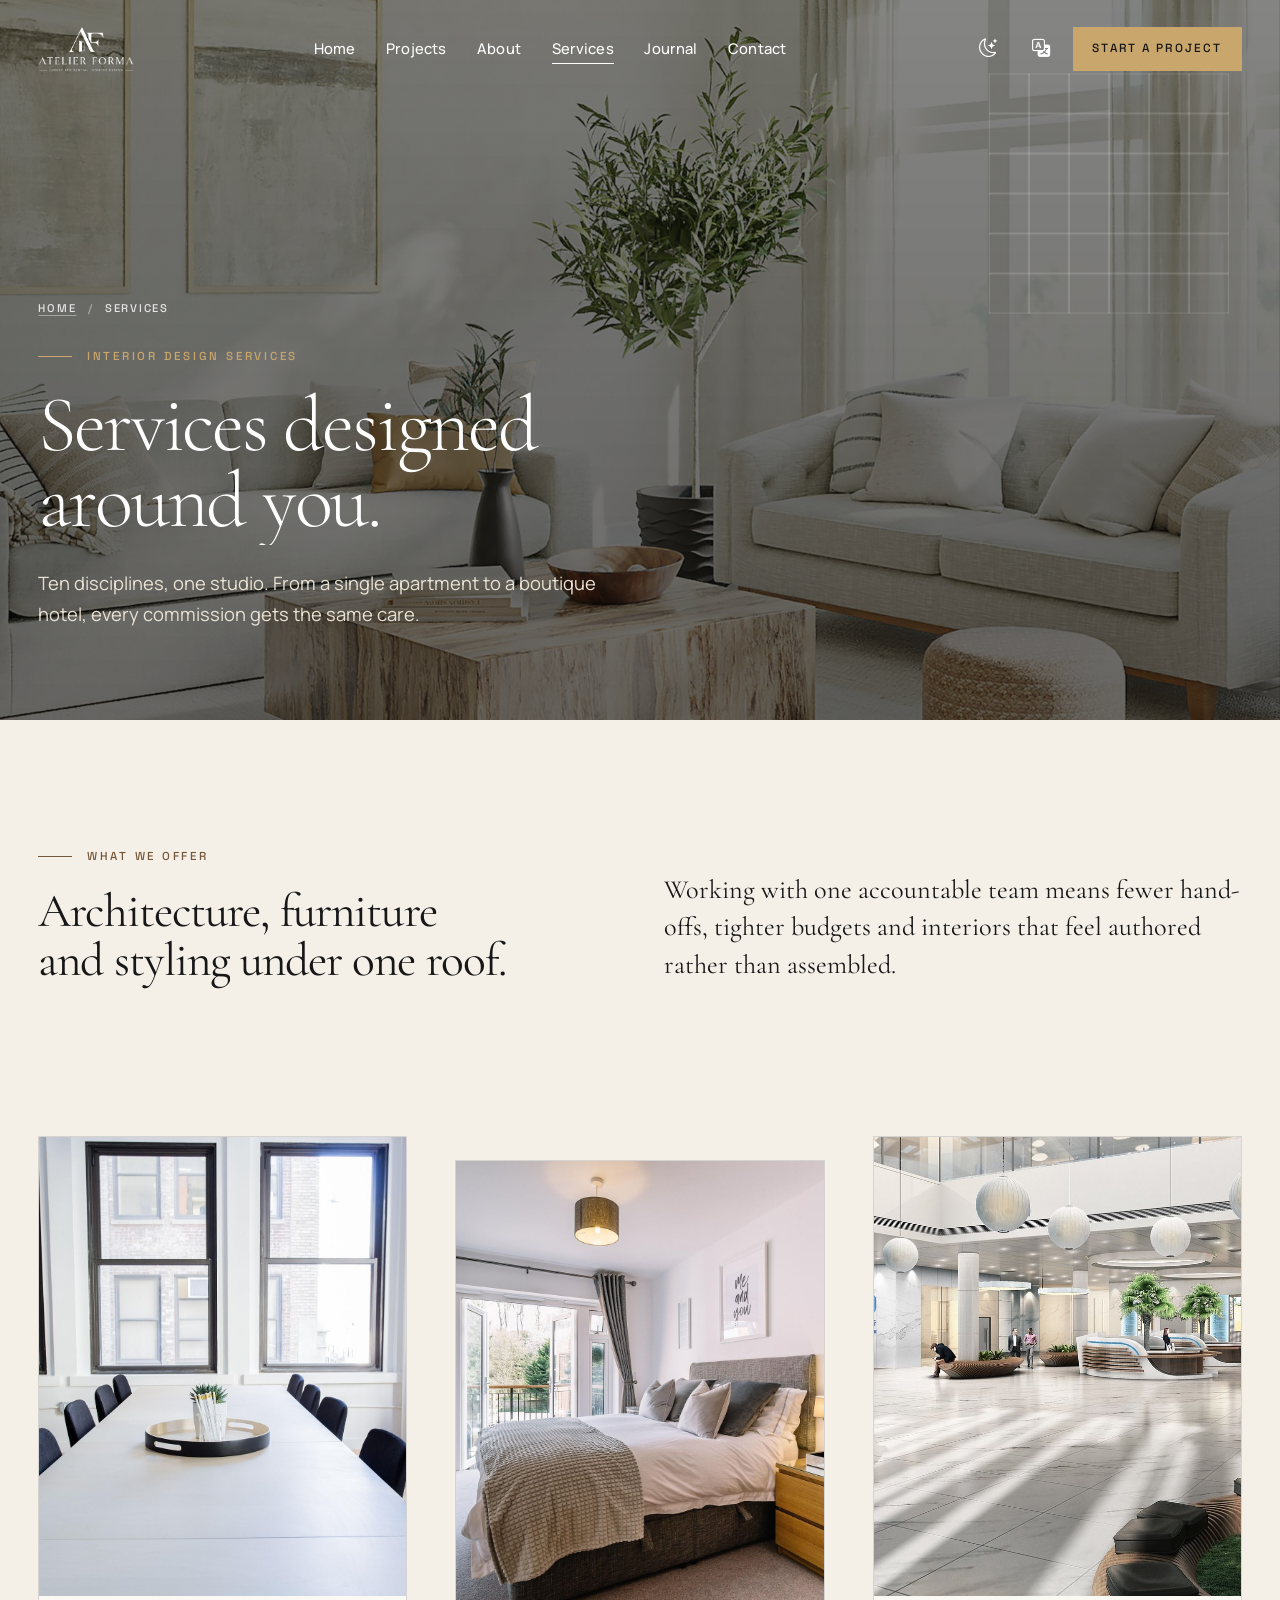
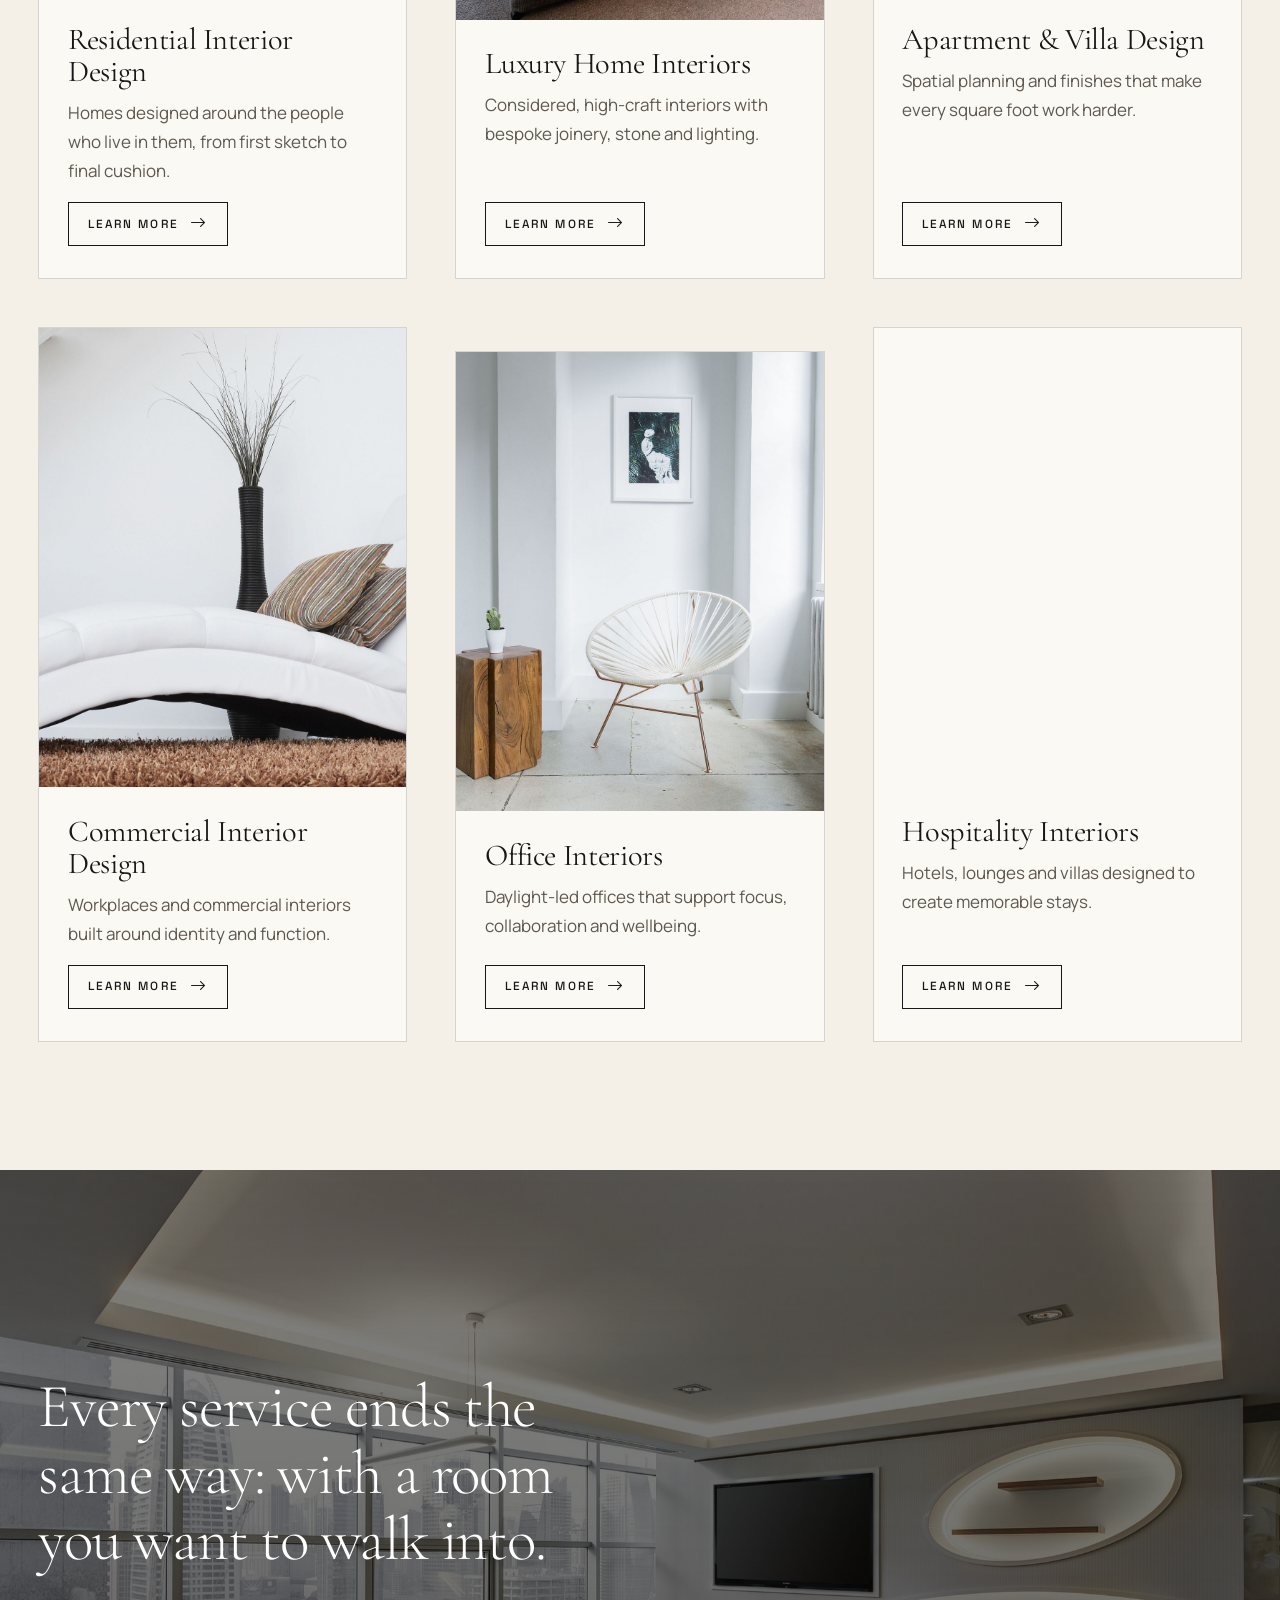
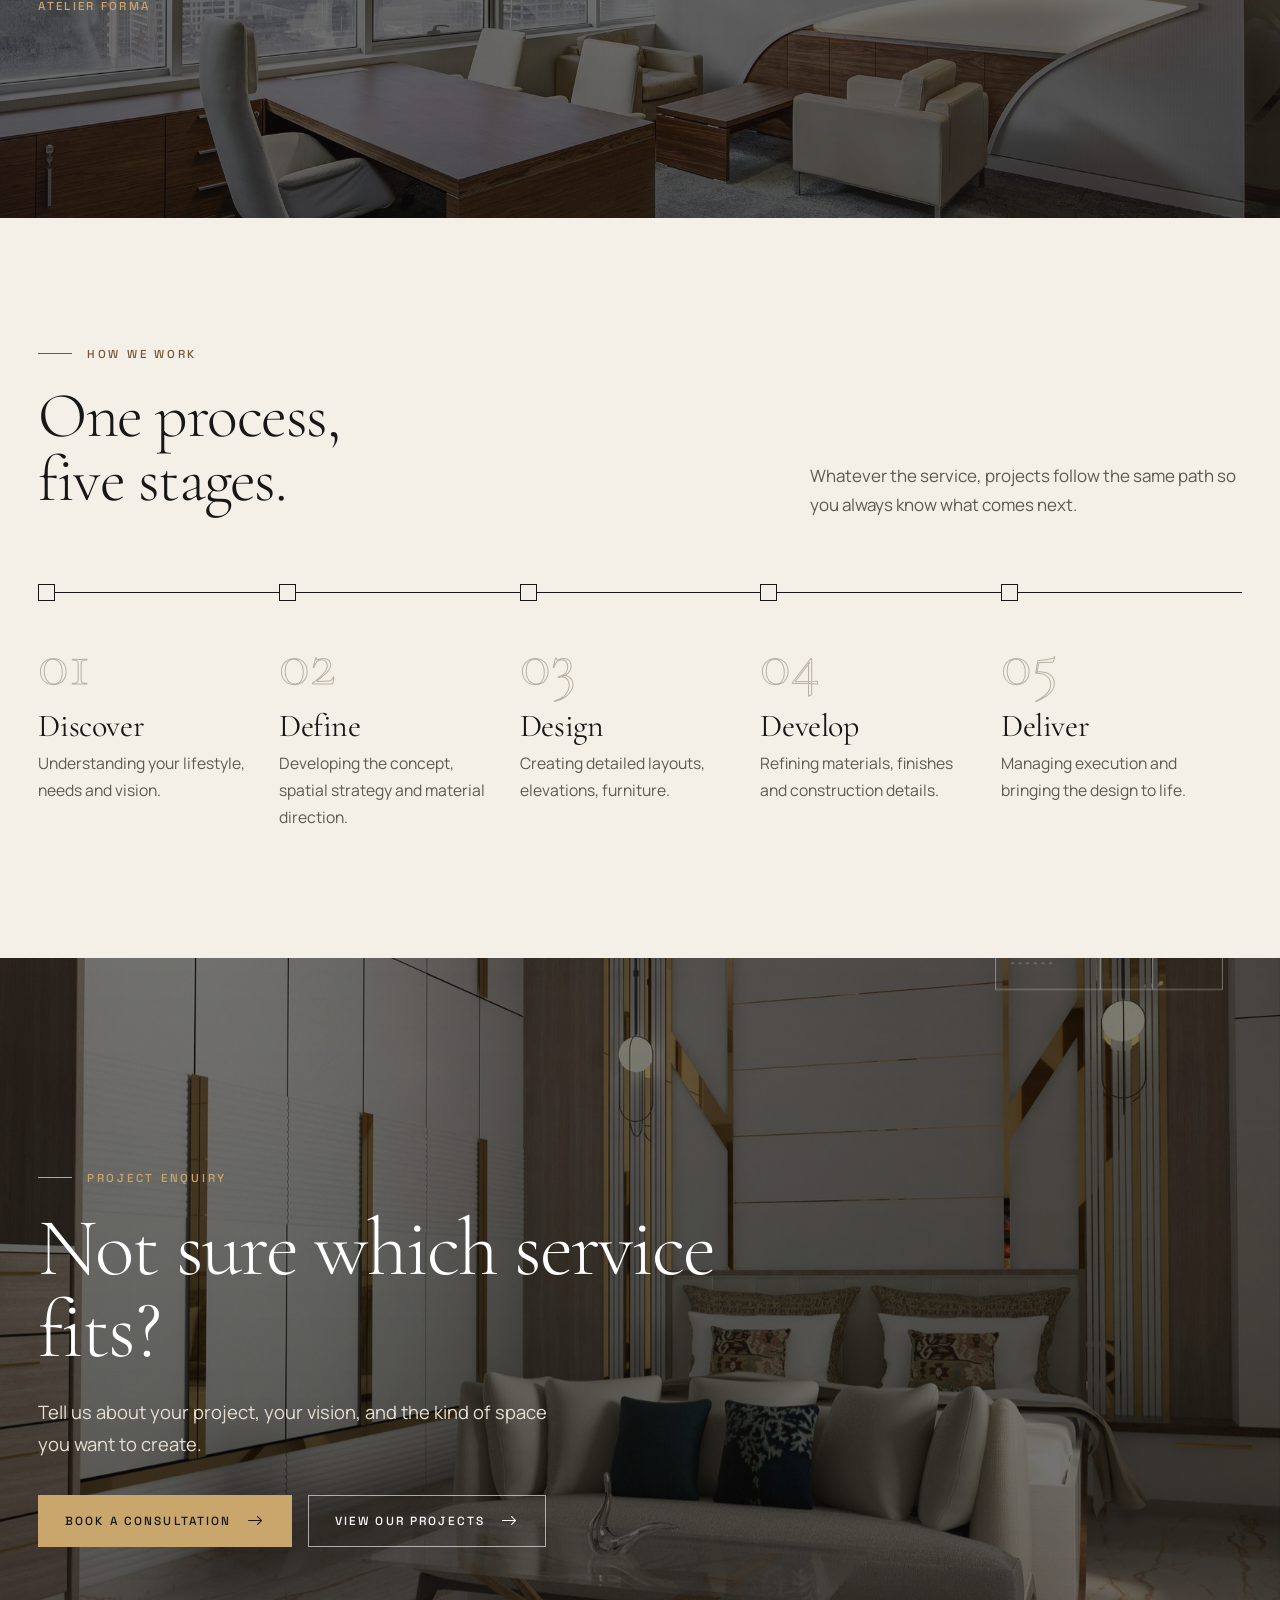
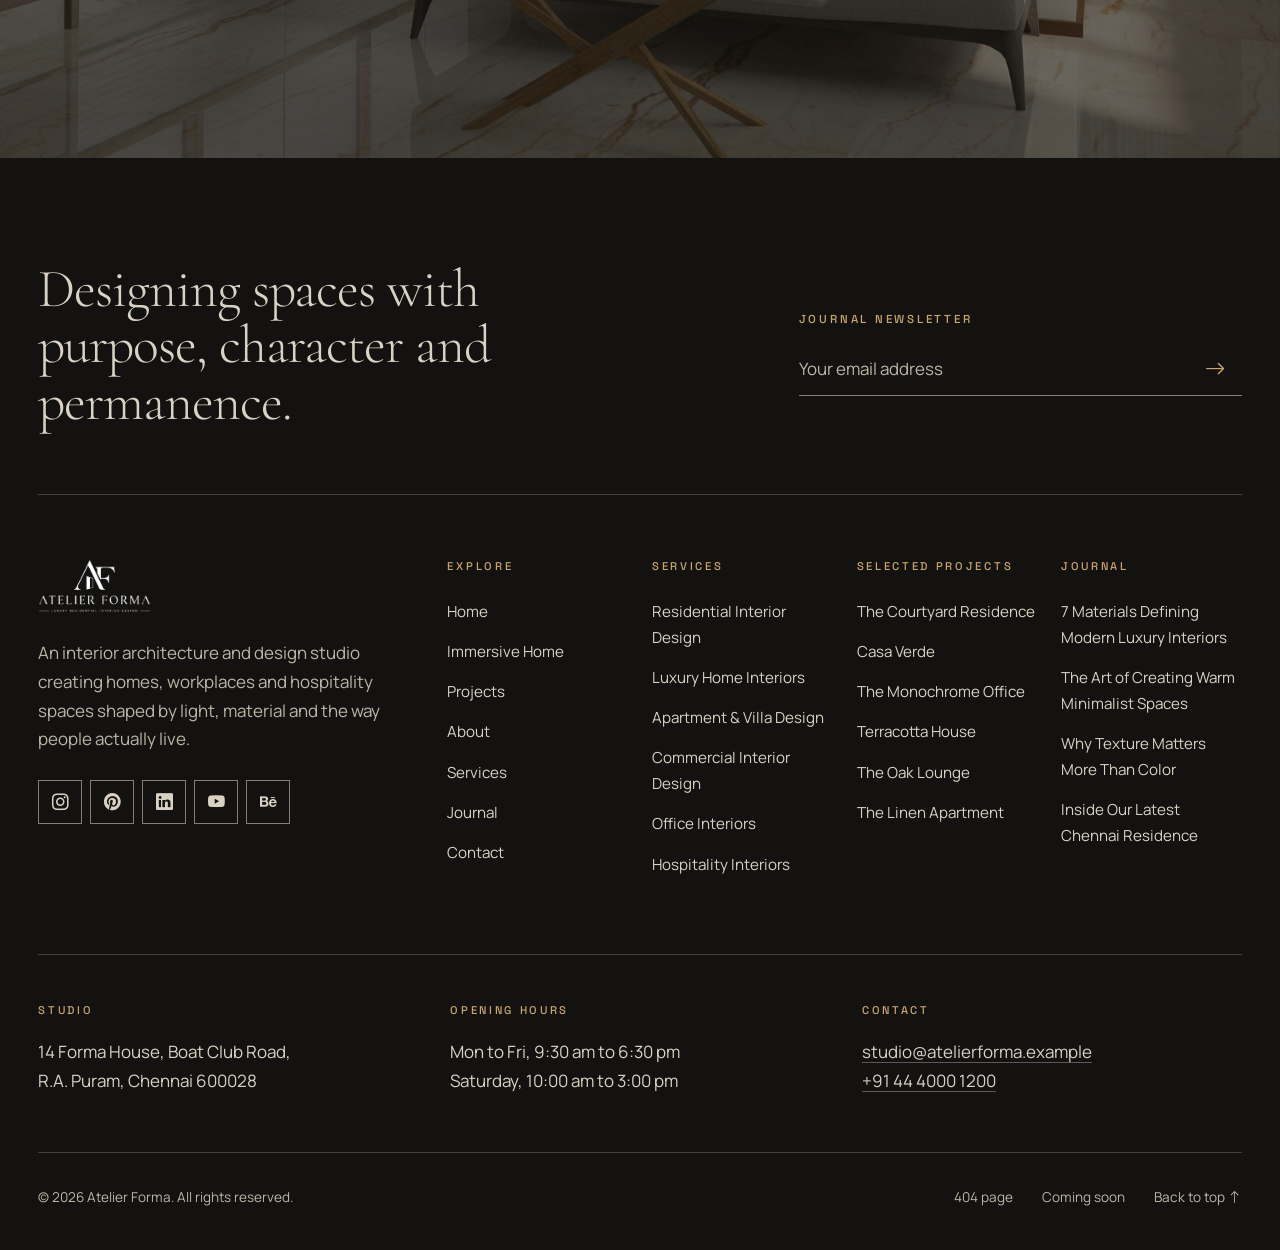
<file: services.html>
<!DOCTYPE html>
<html lang="en" data-theme="light" data-bs-theme="light">
<head>
  <meta charset="utf-8">
  <meta name="viewport" content="width=device-width, initial-scale=1">
  <title>Interior Design Services | Atelier Forma</title>
  <meta name="description" content="Residential, commercial, hospitality and retail interior design, turnkey delivery, bespoke furniture and styling from Atelier Forma.">
  <meta name="robots" content="index, follow">
  <meta name="theme-color" content="#171717">
  <link rel="canonical" href="https://www.atelierforma.example/services.html">
<link rel="shortcut icon" href="assets/images/icon.png" type="image/x-icon">

  <meta property="og:type" content="website">
  <meta property="og:site_name" content="Atelier Forma">
  <meta property="og:title" content="Interior Design Services | Atelier Forma">
  <meta property="og:description" content="Residential, commercial, hospitality and retail interior design, turnkey delivery, bespoke furniture and styling from Atelier Forma.">
  <meta property="og:url" content="https://www.atelierforma.example/services.html">
  <meta property="og:image" content="https://www.atelierforma.example/assets/images/og-cover.jpg">
  <meta name="twitter:card" content="summary_large_image">
  <meta name="twitter:title" content="Interior Design Services | Atelier Forma">
  <meta name="twitter:description" content="Residential, commercial, hospitality and retail interior design, turnkey delivery, bespoke furniture and styling from Atelier Forma.">
  <meta name="twitter:image" content="https://www.atelierforma.example/assets/images/og-cover.jpg">

  <script>
    /* Apply saved (or system) theme and text direction before first paint. */
    (function () {
      var d = document.documentElement;
      try {
        var t = localStorage.getItem('af-theme');
        if (!t) t = window.matchMedia('(prefers-color-scheme: dark)').matches ? 'dark' : 'light';
        d.setAttribute('data-theme', t); d.setAttribute('data-bs-theme', t);
        if (localStorage.getItem('af-dir') === 'rtl') d.setAttribute('dir', 'rtl');
      } catch (e) {}
      d.classList.add('js');
    })();
  </script>
  <link rel="preconnect" href="https://fonts.googleapis.com">
  <link rel="preconnect" href="https://fonts.gstatic.com" crossorigin>
  <link rel="preconnect" href="https://cdn.jsdelivr.net" crossorigin>
  <link rel="preload" as="image" href="assets/images/project11.jpg" fetchpriority="high">
  <link rel="stylesheet" href="https://fonts.googleapis.com/css2?family=Cormorant+Garamond:ital,wght@0,300;0,400;0,500;0,600;1,300;1,400;1,500&family=Manrope:wght@300;400;500;600;700&family=Space+Grotesk:wght@400;500;600&display=swap">
  <link rel="stylesheet" href="https://cdn.jsdelivr.net/npm/bootstrap@5.3.3/dist/css/bootstrap.min.css" id="bs-css" data-ltr="https://cdn.jsdelivr.net/npm/bootstrap@5.3.3/dist/css/bootstrap.min.css" data-rtl="https://cdn.jsdelivr.net/npm/bootstrap@5.3.3/dist/css/bootstrap.rtl.min.css" crossorigin="anonymous">
  <script>if (document.documentElement.getAttribute('dir') === 'rtl') document.getElementById('bs-css').href = 'https://cdn.jsdelivr.net/npm/bootstrap@5.3.3/dist/css/bootstrap.rtl.min.css';</script>
  <link rel="stylesheet" href="https://cdn.jsdelivr.net/npm/bootstrap-icons@1.11.3/font/bootstrap-icons.min.css" crossorigin="anonymous">
  <link rel="stylesheet" href="assets/css/style.css">
  <link rel="stylesheet" href="assets/css/dark-mode.css">
  <link rel="stylesheet" href="assets/css/rtl.css">
  
  <script type="application/ld+json">
{
  "@context": "https://schema.org",
  "@graph": [
    {
      "@type": "Organization",
      "@id": "https://www.atelierforma.example/#organization",
      "name": "Atelier Forma",
      "url": "https://www.atelierforma.example/",
      "logo": "https://www.atelierforma.example/assets/images/favicon.svg",
      "description": "Interior architecture and design studio creating residential, commercial and hospitality interiors.",
      "sameAs": [
        "https://www.instagram.com/",
        "https://www.pinterest.com/",
        "https://www.linkedin.com/",
        "https://www.youtube.com/",
        "https://www.behance.net/"
      ]
    },
    {
      "@type": [
        "LocalBusiness",
        "ProfessionalService",
        "HomeAndConstructionBusiness"
      ],
      "@id": "https://www.atelierforma.example/#studio",
      "name": "Atelier Forma",
      "description": "Luxury interior architecture and design studio. Residential, commercial, hospitality and bespoke furniture design across India.",
      "url": "https://www.atelierforma.example/",
      "image": "https://www.atelierforma.example/assets/images/og-cover.jpg",
      "telephone": "+91 44 4000 1200",
      "email": "studio@atelierforma.example",
      "priceRange": "₹₹₹",
      "address": {
        "@type": "PostalAddress",
        "streetAddress": "14 Forma House, Boat Club Road, R.A. Puram",
        "addressLocality": "Chennai",
        "addressRegion": "Tamil Nadu",
        "postalCode": "600028",
        "addressCountry": "IN"
      },
      "geo": {
        "@type": "GeoCoordinates",
        "latitude": 13.0244,
        "longitude": 80.254
      },
      "openingHoursSpecification": [
        {
          "@type": "OpeningHoursSpecification",
          "dayOfWeek": [
            "Monday",
            "Tuesday",
            "Wednesday",
            "Thursday",
            "Friday"
          ],
          "opens": "09:30",
          "closes": "18:30"
        },
        {
          "@type": "OpeningHoursSpecification",
          "dayOfWeek": "Saturday",
          "opens": "10:00",
          "closes": "15:00"
        }
      ],
      "areaServed": [
        "Chennai",
        "Bengaluru",
        "Mumbai",
        "Hyderabad",
        "Coimbatore",
        "Kochi",
        "New Delhi",
        "Pondicherry"
      ],
      "sameAs": [
        "https://www.instagram.com/",
        "https://www.pinterest.com/",
        "https://www.linkedin.com/",
        "https://www.youtube.com/",
        "https://www.behance.net/"
      ],
      "parentOrganization": {
        "@id": "https://www.atelierforma.example/#organization"
      }
    },
    {
      "@type": "WebPage",
      "@id": "https://www.atelierforma.example/services.html",
      "url": "https://www.atelierforma.example/services.html",
      "name": "Interior Design Services | Atelier Forma",
      "isPartOf": {
        "@id": "https://www.atelierforma.example/#organization"
      }
    }
  ]
}
  </script>
</head>
<body class="page-services">
  <a class="skip-link" href="#main">Skip to main content</a>

  <header class="site-header" id="siteHeader">
    <div class="container-wide header-inner">
      <a class="brand" href="index.html" aria-label="Atelier Forma, Interior Architecture. Home">
        <img class="brand__mark" src="assets/images/logo.png" alt="Atelier Forma – Interior Architecture" width="160" height="77">
      </a>
      <nav class="nav-main d-none d-lg-block" aria-label="Primary">
        <ul class="nav-list">
          <li class="nav-item dropdown"><a class="nav-link dropdown-toggle" href="index.html" role="button" data-bs-toggle="dropdown" aria-expanded="false">Home</a><ul class="dropdown-menu"><li><a class="dropdown-item" href="index.html">Modern Studio Landing</a></li><li><a class="dropdown-item" href="home-2.html">Immersive Experience</a></li></ul></li>
          <li class="nav-item"><a class="nav-link" href="projects.html">Projects</a></li>
          <li class="nav-item"><a class="nav-link" href="about.html">About</a></li>
          <li class="nav-item"><a class="nav-link active" href="services.html" aria-current="page">Services</a></li>
          <li class="nav-item"><a class="nav-link" href="journal.html">Journal</a></li>
          <li class="nav-item"><a class="nav-link" href="contact.html">Contact</a></li>
        </ul>
      </nav>
      <div class="header-actions">
        <button class="icon-btn" type="button" data-theme-toggle aria-label="Switch to dark mode" aria-pressed="false"><i class="bi bi-moon-stars" aria-hidden="true"></i></button>
        <button class="icon-btn" type="button" data-rtl-toggle aria-label="Switch to right-to-left layout" aria-pressed="false"><i class="bi bi-translate" aria-hidden="true"></i></button>
        <a class="btn-forma btn-forma--solid btn-forma--sm d-none d-xl-inline-flex" href="contact.html#enquiry"><span>Start a Project</span></a>
        <button class="icon-btn d-lg-none" type="button" data-bs-toggle="offcanvas" data-bs-target="#mobileNav" aria-controls="mobileNav" aria-label="Open menu"><i class="bi bi-list" aria-hidden="true"></i></button>
      </div>
    </div>
  </header>

  <div class="offcanvas offcanvas-end mobile-nav" tabindex="-1" id="mobileNav" aria-labelledby="mobileNavLabel">
    <div class="offcanvas-header">
      <img class="brand__mark brand__mark--mobile" id="mobileNavLabel" src="assets/images/logo.png" alt="Atelier Forma">
      <button type="button" class="icon-btn" data-bs-dismiss="offcanvas" aria-label="Close menu"><i class="bi bi-x-lg" aria-hidden="true"></i></button>
    </div>
    <div class="offcanvas-body">
      <nav aria-label="Mobile">
        <ul class="mobile-links">
          <li><a href="index.html">Home</a><ul class="mobile-sub"><li><a href="index.html">Modern Landing</a></li><li><a href="home-2.html">Immersive Experience</a></li></ul></li>
          <li><a href="projects.html">Projects</a></li>
          <li><a href="about.html">About</a></li>
          <li><a href="services.html" aria-current="page">Services</a></li>
          <li><a href="journal.html">Journal</a></li>
          <li><a href="contact.html">Contact</a></li>
        </ul>
      </nav>
      <div class="mobile-foot">
        <a class="btn-forma btn-forma--solid " href="contact.html#enquiry"><span>Start a Project</span><span class="btn-forma__icon"><i class="bi bi-arrow-right" aria-hidden="true"></i></span></a>
        <p class="mt-4 mb-1">14 Forma House, Boat Club Road, R.A. Puram, Chennai 600028, Tamil Nadu, India</p>
        <p class="mb-0"><a href="mailto:studio@atelierforma.example">studio@atelierforma.example</a><br><a href="tel:+914440001200">+91 44 4000 1200</a></p>
      </div>
    </div>
  </div>

  <main id="main">
    
    <section class="page-hero parallax-band on-dark" data-parallax-bg aria-labelledby="page-title">
      <div class="parallax-band__media" aria-hidden="true"><img src="assets/images/project11.jpg" sizes="100vw" width="2400" height="1400" alt="" fetchpriority="high" decoding="async"></div>
      <div class="parallax-band__veil"></div>
      <svg class="float-el d-none d-lg-block float-el--tr" data-speed="0.12"  viewBox="0 0 180 180" fill="none" stroke="currentColor" stroke-width=".6" aria-hidden="true" focusable="false"><path d="M0 0V180"/><path d="M0 0H180"/><path d="M30 0V180"/><path d="M0 30H180"/><path d="M60 0V180"/><path d="M0 60H180"/><path d="M90 0V180"/><path d="M0 90H180"/><path d="M120 0V180"/><path d="M0 120H180"/><path d="M150 0V180"/><path d="M0 150H180"/><path d="M180 0V180"/><path d="M0 180H180"/></svg>
      <div class="container-wide page-hero__inner">
        <nav aria-label="Breadcrumb"><ol class="crumbs"><li><a href="index.html">Home</a></li><li aria-current="page">Services</li></ol></nav>
        <p class="eyebrow ">Interior design services</p>
        <h1 class="t-xxl page-hero__title" id="page-title"><span class="line"><span>Services designed around  you.</span></span></h1>
        <p class="page-hero__lead">Ten disciplines, one studio. From a single apartment to a boutique hotel, every commission gets the same care.</p>
        
      </div>
    </section>

    <section class="section svc-intro" aria-labelledby="sv-intro">
      <div class="container-wide"><div class="row gx-lg-5">
        <div class="col-lg-5"><p class="eyebrow ">What we offer</p><h2 class="t-lg" id="sv-intro" data-reveal="text">Architecture, furniture and styling under one roof.</h2></div>
        <div class="col-lg-6 offset-lg-1 pt-lg-4"><p class="lead-serif" data-reveal="fade-up">Working with one accountable team means fewer hand-offs, tighter budgets and interiors that feel authored rather than assembled.</p></div>
      </div></div>
    </section>

    <section class="section pt-0 svc-grid-sec" aria-label="Our services">
      <div class="container-wide"><div class="row gx-lg-5 gy-5"><div class="col-md-6 col-xl-4 svc-col"><article class="svc-card" data-reveal="fade-up" style="--d:0.0s">
          <div class="svc-card__media"><img src="assets/images/service1.jpg" srcset="" sizes="(min-width:1200px) 30vw, (min-width:768px) 46vw, 100vw" width="1000" height="1250" alt="Residential Interior Design" loading="lazy" decoding="async"><span class="svc-card__mask" aria-hidden="true"></span><span class="svc-card__idx" aria-hidden="true">01</span></div>
          <div class="svc-card__body"><h3>Residential Interior Design</h3><p>Homes designed around the people who live in them, from first sketch to final cushion.</p>
            <a class="btn-forma btn-forma--outline btn-forma--sm" href="service-details.html"><span>Learn More<span class="visually-hidden"> about Residential Interior Design</span></span><span class="btn-forma__icon"><i class="bi bi-arrow-right" aria-hidden="true"></i></span></a></div>
        </article></div><div class="col-md-6 col-xl-4 svc-col"><article class="svc-card" data-reveal="fade-up" style="--d:0.08s">
          <div class="svc-card__media"><img src="assets/images/service2.jpg" srcset="" sizes="(min-width:1200px) 30vw, (min-width:768px) 46vw, 100vw" width="1000" height="1250" alt="Luxury Home Interiors" loading="lazy" decoding="async"><span class="svc-card__mask" aria-hidden="true"></span><span class="svc-card__idx" aria-hidden="true">02</span></div>
          <div class="svc-card__body"><h3>Luxury Home Interiors</h3><p>Considered, high-craft interiors with bespoke joinery, stone and lighting.</p>
            <a class="btn-forma btn-forma--outline btn-forma--sm" href="service-details.html"><span>Learn More<span class="visually-hidden"> about Luxury Home Interiors</span></span><span class="btn-forma__icon"><i class="bi bi-arrow-right" aria-hidden="true"></i></span></a></div>
        </article></div><div class="col-md-6 col-xl-4 svc-col"><article class="svc-card" data-reveal="fade-up" style="--d:0.16s">
          <div class="svc-card__media"><img src="assets/images/service3.jpg" srcset="" sizes="(min-width:1200px) 30vw, (min-width:768px) 46vw, 100vw" width="1000" height="1250" alt="Apartment &amp; Villa Design" loading="lazy" decoding="async"><span class="svc-card__mask" aria-hidden="true"></span><span class="svc-card__idx" aria-hidden="true">03</span></div>
          <div class="svc-card__body"><h3>Apartment &amp; Villa Design</h3><p>Spatial planning and finishes that make every square foot work harder.</p>
            <a class="btn-forma btn-forma--outline btn-forma--sm" href="service-details.html"><span>Learn More<span class="visually-hidden"> about Apartment &amp; Villa Design</span></span><span class="btn-forma__icon"><i class="bi bi-arrow-right" aria-hidden="true"></i></span></a></div>
        </article></div><div class="col-md-6 col-xl-4 svc-col"><article class="svc-card" data-reveal="fade-up" style="--d:0.0s">
          <div class="svc-card__media"><img src="assets/images/service4.jpg" srcset="" sizes="(min-width:1200px) 30vw, (min-width:768px) 46vw, 100vw" width="1000" height="1250" alt="Commercial Interior Design" loading="lazy" decoding="async"><span class="svc-card__mask" aria-hidden="true"></span><span class="svc-card__idx" aria-hidden="true">04</span></div>
          <div class="svc-card__body"><h3>Commercial Interior Design</h3><p>Workplaces and commercial interiors built around identity and function.</p>
            <a class="btn-forma btn-forma--outline btn-forma--sm" href="service-details.html"><span>Learn More<span class="visually-hidden"> about Commercial Interior Design</span></span><span class="btn-forma__icon"><i class="bi bi-arrow-right" aria-hidden="true"></i></span></a></div>
        </article></div><div class="col-md-6 col-xl-4 svc-col"><article class="svc-card" data-reveal="fade-up" style="--d:0.08s">
          <div class="svc-card__media"><img src="assets/images/service5.jpg" srcset="" sizes="(min-width:1200px) 30vw, (min-width:768px) 46vw, 100vw" width="1000" height="1250" alt="Office Interiors" loading="lazy" decoding="async"><span class="svc-card__mask" aria-hidden="true"></span><span class="svc-card__idx" aria-hidden="true">05</span></div>
          <div class="svc-card__body"><h3>Office Interiors</h3><p>Daylight-led offices that support focus, collaboration and wellbeing.</p>
            <a class="btn-forma btn-forma--outline btn-forma--sm" href="service-details.html"><span>Learn More<span class="visually-hidden"> about Office Interiors</span></span><span class="btn-forma__icon"><i class="bi bi-arrow-right" aria-hidden="true"></i></span></a></div>
        </article></div><div class="col-md-6 col-xl-4 svc-col"><article class="svc-card" data-reveal="fade-up" style="--d:0.16s">
          <div class="svc-card__media"><img src="assets/images/service6.jpg" srcset="" sizes="(min-width:1200px) 30vw, (min-width:768px) 46vw, 100vw" width="1000" height="1250" alt="Hospitality Interiors" loading="lazy" decoding="async"><span class="svc-card__mask" aria-hidden="true"></span><span class="svc-card__idx" aria-hidden="true">06</span></div>
          <div class="svc-card__body"><h3>Hospitality Interiors</h3><p>Hotels, lounges and villas designed to create memorable stays.</p>
            <a class="btn-forma btn-forma--outline btn-forma--sm" href="service-details.html"><span>Learn More<span class="visually-hidden"> about Hospitality Interiors</span></span><span class="btn-forma__icon"><i class="bi bi-arrow-right" aria-hidden="true"></i></span></a></div>
        </article></div>
       
      </div></div>
    </section>

    
    <section class="band parallax-band on-dark" data-parallax-bg >
      <div class="parallax-band__media" aria-hidden="true"><img src="assets/images/design7.jpg" srcset="" sizes="100vw" width="2400" height="1400" alt="" loading="lazy" decoding="async"></div>
      <div class="parallax-band__veil"></div>
      <div class="container-wide band__inner"><blockquote class="band__quote" data-reveal="fade-up"><p>Every service ends the same way: with a room you want to walk into.</p><footer>Atelier Forma</footer></blockquote></div>
    </section>

    <section class="section process-sec" aria-labelledby="sv-proc">
      <div class="container-wide">
        <div class="section-head"><div><p class="eyebrow ">How we work</p><h2 class="t-xl" id="sv-proc" data-reveal="text">One process,<br>five stages.</h2></div>
          <p class="section-head__aside" data-reveal="fade-up">Whatever the service, projects follow the same path so you always know what comes next.</p></div>
        <ol class="process" data-line-draw>
        <span class="process__line" aria-hidden="true"></span>
        <li class="process__step" data-reveal="fade-up" style="--d:0.0s">
          <span class="process__marker" aria-hidden="true"></span>
          <span class="process__num">01</span>
          <h3>Discover</h3><p>Understanding your lifestyle, needs and vision.</p></li><li class="process__step" data-reveal="fade-up" style="--d:0.08s">
          <span class="process__marker" aria-hidden="true"></span>
          <span class="process__num">02</span>
          <h3>Define</h3><p>Developing the concept, spatial strategy and material direction.</p></li><li class="process__step" data-reveal="fade-up" style="--d:0.16s">
          <span class="process__marker" aria-hidden="true"></span>
          <span class="process__num">03</span>
          <h3>Design</h3><p>Creating detailed layouts, elevations, furniture.</p></li><li class="process__step" data-reveal="fade-up" style="--d:0.24s">
          <span class="process__marker" aria-hidden="true"></span>
          <span class="process__num">04</span>
          <h3>Develop</h3><p>Refining materials, finishes and construction details.</p></li><li class="process__step" data-reveal="fade-up" style="--d:0.32s">
          <span class="process__marker" aria-hidden="true"></span>
          <span class="process__num">05</span>
          <h3>Deliver</h3><p>Managing execution and bringing the design to life.</p></li>
      </ol>
      </div>
    </section>

    
    <section class="enquiry parallax-band on-dark" data-parallax-bg aria-labelledby="enquiry-title">
      <div class="parallax-band__media" aria-hidden="true"><img src="assets/images/Styling.jpg" srcset="" sizes="100vw" width="2000" height="1200" alt="" loading="lazy" decoding="async"></div>
      <div class="parallax-band__veil"></div>
      <svg class="float-el d-none d-lg-block float-el--tr" data-speed="0.2"  viewBox="0 0 220 160" fill="none" stroke="currentColor" stroke-width="1" aria-hidden="true" focusable="false"><path d="M6 6h208v148H6z"/><path d="M6 70h96M102 6v64M102 100v54M150 70h64M150 70v84"/><path d="M102 70a24 24 0 0 1-24-24" /><path d="M150 100a20 20 0 0 1 20 20" /><path d="M20 118h60M20 130h40" stroke-dasharray="3 4"/></svg>
      <div class="container-wide enquiry__inner">
        <p class="eyebrow ">Project enquiry</p>
        <h2 class="t-xl" id="enquiry-title" data-reveal="text">Not sure which service fits?</h2>
        <p class="enquiry__lead" data-reveal="fade-up" style="--d:.15s">Tell us about your project, your vision, and the kind of space you want to create.</p>
        <div class="enquiry__actions" data-reveal="fade-up" style="--d:.25s">
          <a class="btn-forma btn-forma--solid " href="contact.html#enquiry"><span>Book a Consultation</span><span class="btn-forma__icon"><i class="bi bi-arrow-right" aria-hidden="true"></i></span></a>
          <a class="btn-forma btn-forma--ghost " href="projects.html"><span>View Our Projects</span><span class="btn-forma__icon"><i class="bi bi-arrow-right" aria-hidden="true"></i></span></a>
        </div>
      </div>
    </section>
  </main>

  <footer class="site-footer on-dark" role="contentinfo">
    <div class="container-wide">
      <div class="footer-top">
        <p class="footer-statement" data-reveal="fade-up">Designing spaces with purpose, character and permanence.</p>
        <form class="newsletter" data-newsletter novalidate>
          <label for="newsletter-email" class="eyebrow mb-3 d-block">Journal newsletter</label>
          <div class="newsletter__row">
            <input type="email" id="newsletter-email" name="email" placeholder="Your email address" autocomplete="email" required aria-describedby="newsletter-msg">
            <button type="submit" class="newsletter__btn" aria-label="Subscribe to the newsletter"><i class="bi bi-arrow-right" aria-hidden="true"></i></button>
          </div>
          <p class="newsletter__msg" id="newsletter-msg" role="status" aria-live="polite"></p>
        </form>
      </div>

      <div class="row gy-5 footer-cols">
        <div class="col-lg-4">
          <a class="brand brand--footer" href="index.html" aria-label="Atelier Forma home"><img class="brand__mark" src="assets/images/logo.png" alt="Atelier Forma – Interior Architecture" width="160" height="77"></a>
          <p class="footer-about">An interior architecture and design studio creating homes, workplaces and hospitality spaces shaped by light, material and the way people actually live.</p>
          <ul class="social social--footer"><li><a href="https://www.instagram.com/" target="_blank" rel="noopener noreferrer" aria-label="Instagram"><i class="bi bi-instagram" aria-hidden="true"></i></a></li><li><a href="https://www.pinterest.com/" target="_blank" rel="noopener noreferrer" aria-label="Pinterest"><i class="bi bi-pinterest" aria-hidden="true"></i></a></li><li><a href="https://www.linkedin.com/" target="_blank" rel="noopener noreferrer" aria-label="LinkedIn"><i class="bi bi-linkedin" aria-hidden="true"></i></a></li><li><a href="https://www.youtube.com/" target="_blank" rel="noopener noreferrer" aria-label="YouTube"><i class="bi bi-youtube" aria-hidden="true"></i></a></li><li><a href="https://www.behance.net/" target="_blank" rel="noopener noreferrer" aria-label="Behance"><i class="bi bi-behance" aria-hidden="true"></i></a></li></ul>
        </div>
        <div class="col-6 col-md-3 col-lg-2"><h2 class="footer-h">Explore</h2><ul class="footer-links"><li><a href="index.html">Home</a></li><li><a href="home-2.html">Immersive Home</a></li><li><a href="projects.html">Projects</a></li><li><a href="about.html">About</a></li><li><a href="services.html">Services</a></li><li><a href="journal.html">Journal</a></li><li><a href="contact.html">Contact</a></li></ul></div>
        <div class="col-6 col-md-3 col-lg-2"><h2 class="footer-h">Services</h2><ul class="footer-links"><li><a href="service-details.html">Residential Interior Design</a></li><li><a href="service-details.html">Luxury Home Interiors</a></li><li><a href="service-details.html">Apartment &amp; Villa Design</a></li><li><a href="service-details.html">Commercial Interior Design</a></li><li><a href="service-details.html">Office Interiors</a></li><li><a href="service-details.html">Hospitality Interiors</a></li></ul></div>
        <div class="col-6 col-md-3 col-lg-2"><h2 class="footer-h">Selected Projects</h2><ul class="footer-links"><li><a href="project-details.html">The Courtyard Residence</a></li><li><a href="project-details.html">Casa Verde</a></li><li><a href="project-details.html">The Monochrome Office</a></li><li><a href="project-details.html">Terracotta House</a></li><li><a href="project-details.html">The Oak Lounge</a></li><li><a href="project-details.html">The Linen Apartment</a></li></ul></div>
        <div class="col-6 col-md-3 col-lg-2"><h2 class="footer-h">Journal</h2><ul class="footer-links"><li><a href="journal-details.html">7 Materials Defining Modern Luxury Interiors</a></li><li><a href="journal-details.html">The Art of Creating Warm Minimalist Spaces</a></li><li><a href="journal-details.html">Why Texture Matters More Than Color</a></li><li><a href="journal-details.html">Inside Our Latest Chennai Residence</a></li></ul></div>
      </div>

      <div class="footer-contact">
        <div><h2 class="footer-h">Studio</h2><address>14 Forma House, Boat Club Road,<br>R.A. Puram, Chennai 600028</address></div>
        <div><h2 class="footer-h">Opening hours</h2><p>Mon to Fri, 9:30 am to 6:30 pm<br>Saturday, 10:00 am to 3:00 pm</p></div>
        <div><h2 class="footer-h">Contact</h2><p><a href="mailto:studio@atelierforma.example">studio@atelierforma.example</a><br><a href="tel:+914440001200">+91 44 4000 1200</a></p></div>
      </div>

      <div class="footer-bottom">
        <p class="mb-0">&copy; <span data-year>2026</span> Atelier Forma. All rights reserved.</p>
        <ul class="footer-legal">
          <li><a href="404.html">404 page</a></li>
          <li><a href="coming-soon.html">Coming soon</a></li>
          <li><a href="#top" data-back-to-top>Back to top <i class="bi bi-arrow-up" aria-hidden="true"></i></a></li>
        </ul>
      </div>
    </div>
  </footer>

  <button class="back-to-top" type="button" data-back-to-top aria-label="Back to top"><i class="bi bi-arrow-up" aria-hidden="true"></i></button>

  <script src="https://cdn.jsdelivr.net/npm/bootstrap@5.3.3/dist/js/bootstrap.bundle.min.js" crossorigin="anonymous" defer></script>
  <script src="assets/js/main.js" defer></script>
  <script src="assets/js/parallax.js" defer></script>
</body>
</html>
</file>
<file: assets/css/style.css>
/* ==========================================================================
   ATELIER FORMA · Interior Design Studio Template
   style.css: tokens, base, components, sections, motion, responsive
   --------------------------------------------------------------------------
   1. Tokens            6. Parallax & reveal   11. Journal & article
   2. Base & type       7. Home sections       12. Contact, 404, coming soon
   3. Header & nav      8. About & services    13. Footer & utilities
   4. Buttons & links   9. Pricing, FAQ        14. Responsive
   5. Layout helpers   10. Projects & detail   15. Reduced motion
   ========================================================================== */

/* 1. TOKENS ---------------------------------------------------------------- */
:root {
  --primary: #A67C52;
  --primary-dark: #765638;
  --accent: #C9A66B;
  --ink: #171717;
  --charcoal: #242321;
  --cream: #F4F0E8;
  --paper: #EAE4D8;
  --stone: #B8B0A2;
  --white: #FFFFFF;

  --bg: var(--cream);
  --bg-alt: var(--paper);
  --surface: #FBF9F4;
  --text: var(--ink);
  --muted: #5E584F;
  --line: rgba(23, 23, 23, .16);
  --line-strong: rgba(23, 23, 23, .38);
  --link: var(--primary-dark);
  --focus: var(--primary-dark);
  --danger: #A23A22;

  --font-display: "Cormorant Garamond", "Times New Roman", Georgia, serif;
  --font-body: "Manrope", system-ui, -apple-system, "Segoe UI", Roboto, sans-serif;
  --font-mono: "Space Grotesk", "Manrope", system-ui, sans-serif;

  --pad: clamp(1.25rem, 3vw, 2.5rem);
  --header-h: 92px;
  --ease: cubic-bezier(.19, .72, .2, 1);
  --dir: 1;
  --origin: 0 50%;
}

/* Sections that are always dark, regardless of theme */
.on-dark {
  --text: #EFE9DD;
  --muted: #BDB5A7;
  --line: rgba(239, 233, 221, .22);
  --line-strong: rgba(239, 233, 221, .5);
  --link: var(--accent);
  --focus: var(--accent);
  --surface: #2C2A27;
  background-color: var(--charcoal);
  color: var(--text);
}
.on-paper { background-color: var(--bg-alt); }

/* 2. BASE & TYPE ------------------------------------------------------------ */
*, *::before, *::after { box-sizing: border-box; }
html { scroll-behavior: smooth; -webkit-text-size-adjust: 100%; }
body {
  margin: 0;
  font-family: var(--font-body);
  font-size: 1.0625rem;
  line-height: 1.7;
  color: var(--text);
  background: var(--bg);
  overflow-x: clip;
  -webkit-font-smoothing: antialiased;
  text-rendering: optimizeLegibility;
}
[id] { scroll-margin-top: 5.5rem; }
[hidden] { display: none !important; }
img, svg { max-width: 100%; }
img { display: block; height: auto; }
a { color: inherit; text-decoration: none; }
p a, dd a, .article a { text-decoration: underline; text-underline-offset: .22em; text-decoration-thickness: 1px; }
p { margin-top: 0; }
h1, h2, h3, h4, h5, h6 { font-family: var(--font-display); font-weight: 400; line-height: 1.05; letter-spacing: -.012em; margin-top: 0; color: inherit; }
ul, ol { padding-inline-start: 0; }
button { font: inherit; color: inherit; }
::selection { background: var(--accent); color: var(--ink); }

:focus-visible { outline: 2px solid var(--focus); outline-offset: 3px; }

.skip-link {
  position: fixed; inset-inline-start: 1rem; top: -4rem; z-index: 2000;
  background: var(--ink); color: #fff; padding: .8rem 1.2rem; font: 500 .8rem var(--font-mono); letter-spacing: .1em;
  transition: top .2s;
}
.skip-link:focus { top: 1rem; }

.container-wide { width: 100%; max-width: 1560px; margin-inline: auto; padding-inline: var(--pad); }

.t-mega { font-size: clamp(3rem, 8.6vw, 9.6rem); line-height: .92; letter-spacing: -.03em; font-weight: 300; }
.t-xxl { font-size: clamp(2.7rem, 6.6vw, 7rem); line-height: .96; letter-spacing: -.028em; font-weight: 300; }
.t-xl { font-size: clamp(2.3rem, 5vw, 5rem); line-height: 1; letter-spacing: -.024em; font-weight: 300; }
.t-lg { font-size: clamp(2rem, 3.7vw, 3.6rem); line-height: 1.05; letter-spacing: -.02em; }
.t-md { font-size: clamp(1.7rem, 2.8vw, 2.7rem); line-height: 1.1; }
.t-sm-head { font-size: 1.5rem; margin-bottom: 2.5rem; }
em { font-style: italic; }

.eyebrow {
  display: flex; align-items: center; gap: .9rem;
  font: 500 .72rem/1.4 var(--font-mono); letter-spacing: .24em; text-transform: uppercase;
  color: var(--link); margin: 0 0 1.4rem;
}
.eyebrow::before { content: ""; flex: none; width: 34px; height: 1px; background: currentColor; }

.lead-serif { font-family: var(--font-display); font-size: clamp(1.4rem, 2.05vw, 1.9rem); line-height: 1.42; margin-bottom: 1.5rem; }
.small-note { font-size: .85rem; color: var(--muted); margin-top: 1.5rem; }

.section { position: relative; padding-block: clamp(4.5rem, 10vw, 9rem); overflow-x: clip; }
.section-head { display: flex; flex-wrap: wrap; align-items: flex-end; justify-content: space-between; gap: 1.5rem 4rem; margin-bottom: clamp(2.5rem, 5vw, 4.5rem); }
.section-head__aside { max-width: 27rem; margin: 0; color: var(--muted); }

.meta-inline { list-style: none; display: flex; flex-wrap: wrap; gap: .3rem 1.2rem; margin: .7rem 0 1.1rem; padding: 0; font: 500 .72rem/1.5 var(--font-mono); letter-spacing: .14em; text-transform: uppercase; color: var(--muted); }
.meta-inline li:not(:last-child)::after { content: ""; display: inline-block; width: 14px; height: 1px; background: currentColor; vertical-align: middle; margin-inline-start: 1.2rem; }

/* 3. HEADER & NAV ----------------------------------------------------------- */
.site-header {
  position: fixed; inset: 0 0 auto 0; z-index: 1030; color: #fff;
  transition: background-color .45s var(--ease), color .45s var(--ease), box-shadow .45s var(--ease);
}
.header-inner { display: flex; align-items: center; justify-content: space-between; gap: 1.5rem; padding-block: 1.6rem; transition: padding .45s var(--ease); }
.site-header.is-scrolled {
  background: var(--bg);
  background: color-mix(in srgb, var(--bg) 93%, transparent);
  -webkit-backdrop-filter: blur(14px); backdrop-filter: blur(14px);
  color: var(--text);
  box-shadow: 0 1px 0 var(--line), 0 12px 34px -18px rgba(0, 0, 0, .3);
}
.site-header.is-scrolled .header-inner { padding-block: .7rem; }

.brand { display: inline-flex; flex-direction: column; line-height: 1; transform-origin: left center; transition: transform .45s var(--ease); }
.brand__name { font: 500 1.02rem/1 var(--font-mono); letter-spacing: .34em; }
.brand__sub { font: 400 .58rem/1 var(--font-mono); letter-spacing: .44em; text-transform: uppercase; margin-top: .55rem; opacity: .8; }
.site-header.is-scrolled .brand { transform: scale(.88); }
.brand__mark { display: block; height: 46px; width: auto; filter: brightness(0) invert(1); transition: filter .45s var(--ease), height .45s var(--ease); }
.site-header.is-scrolled .brand__mark { filter: none; }
.brand__mark--mobile { height: 36px; filter: none; }
.brand--footer .brand__mark { height: 54px; filter: brightness(0) invert(1); }

.nav-list { display: flex; align-items: center; gap: clamp(1.2rem, 2.4vw, 2.6rem); list-style: none; margin: 0; padding: 0; transition: gap .45s var(--ease); }
.site-header.is-scrolled .nav-list { gap: clamp(1rem, 1.7vw, 1.9rem); }
.nav-link { position: relative; display: inline-block; padding: .6rem 0; font: 500 .92rem/1 var(--font-body); letter-spacing: .01em; color: inherit; }
.nav-link::after { content: ""; position: absolute; inset-inline: 0; bottom: .1rem; height: 1px; background: currentColor; transform: scaleX(0); transform-origin: var(--origin); transition: transform .5s var(--ease); }
.nav-link:hover::after, .nav-link.active::after, .nav-link:focus-visible::after { transform: scaleX(1); }
.dropdown-toggle::after { display: none; }
.dropdown-toggle::before { content: none; }
.site-header .nav-link.dropdown-toggle { border: 0; }

.dropdown-menu { --bs-dropdown-bg: var(--surface); --bs-dropdown-border-color: var(--line); --bs-dropdown-border-radius: 0; --bs-dropdown-link-color: var(--text); --bs-dropdown-link-hover-bg: var(--bg-alt); --bs-dropdown-link-hover-color: var(--text); --bs-dropdown-link-active-bg: var(--bg-alt); --bs-dropdown-link-active-color: var(--text); --bs-dropdown-padding-y: .5rem; min-width: 15rem; box-shadow: 0 24px 50px -24px rgba(0, 0, 0, .35); }
.dropdown-item { padding: .8rem 1.2rem; font: 500 .88rem var(--font-body); }

.header-actions { display: flex; align-items: center; gap: .6rem; }
.icon-btn { display: inline-grid; place-items: center; width: 44px; height: 44px; padding: 0; border: 1px solid transparent; background: transparent; color: inherit; font-size: 1.15rem; cursor: pointer; transition: background-color .3s, border-color .3s, color .3s; }
.icon-btn:hover { border-color: currentColor; }
.icon-btn--ring { border-color: var(--line); }
.icon-btn--ring:hover { background: var(--text); color: var(--bg); border-color: var(--text); }
.icon-btn:disabled { opacity: .35; pointer-events: none; }

.mobile-nav { --bs-offcanvas-bg: var(--bg); --bs-offcanvas-color: var(--text); --bs-offcanvas-width: min(92vw, 430px); background: var(--bg); color: var(--text); }
.mobile-nav .offcanvas-header { padding: 1.4rem 1.5rem; border-bottom: 1px solid var(--line); }
.mobile-nav .offcanvas-body { padding: 1.5rem; display: flex; flex-direction: column; justify-content: space-between; gap: 2rem; }
.mobile-links { list-style: none; margin: 0; padding: 0; }
.mobile-links > li > a { display: block; padding: .5rem 0; font: 300 2.4rem/1.1 var(--font-display); }
.mobile-links a[aria-current="page"] { color: var(--link); }
.mobile-sub { list-style: none; padding: 0 0 .6rem 1rem; margin: 0; padding-inline-start: 1rem; }
.mobile-sub a { display: block; padding: .5rem 0; min-height: 44px; font: 500 .82rem var(--font-mono); letter-spacing: .14em; text-transform: uppercase; color: var(--muted); }
.mobile-foot { font-size: .95rem; color: var(--muted); }

/* 4. BUTTONS & LINKS -------------------------------------------------------- */
.btn-forma {
  --bf-bg: transparent; --bf-fg: currentColor; --bf-bd: currentColor; --bf-hbg: var(--text); --bf-hfg: var(--bg);
  position: relative; isolation: isolate; overflow: hidden;
  display: inline-flex; align-items: center; justify-content: center; gap: 1rem;
  min-height: 52px; padding: .9rem 1.6rem;
  background: var(--bf-bg); color: var(--bf-fg); border: 1px solid var(--bf-bd); border-radius: 0;
  font: 500 .74rem/1.2 var(--font-mono); letter-spacing: .18em; text-transform: uppercase; text-align: center; cursor: pointer;
  transition: color .45s var(--ease), border-color .45s var(--ease);
}
.btn-forma::before { content: ""; position: absolute; inset: 0; z-index: -1; background: var(--bf-hbg); transform: scaleY(0); transform-origin: 50% 100%; transition: transform .5s var(--ease); }
.btn-forma:hover, .btn-forma:focus-visible { color: var(--bf-hfg); border-color: var(--bf-hbg); }
.btn-forma:hover::before, .btn-forma:focus-visible::before { transform: scaleY(1); }
.btn-forma__icon { display: inline-flex; font-size: 1rem; transition: transform .45s var(--ease); }
.btn-forma:hover .btn-forma__icon { transform: translateX(calc(var(--dir) * 6px)); }
.btn-forma--solid { --bf-bg: var(--primary-dark); --bf-fg: #fff; --bf-bd: var(--primary-dark); --bf-hbg: var(--ink); --bf-hfg: #fff; }
.on-dark .btn-forma--solid, .site-header:not(.is-scrolled) .btn-forma--solid { --bf-bg: var(--accent); --bf-fg: var(--ink); --bf-bd: var(--accent); --bf-hbg: #fff; --bf-hfg: var(--ink); }
.btn-forma--outline { --bf-hbg: var(--text); --bf-hfg: var(--bg); }
.on-dark .btn-forma--outline { --bf-hbg: #fff; --bf-hfg: var(--ink); }
.btn-forma--ghost { --bf-bd: rgba(255, 255, 255, .6); --bf-fg: #fff; --bf-hbg: #fff; --bf-hfg: var(--ink); }
.btn-forma--sm { min-height: 44px; padding: .65rem 1.15rem; gap: .7rem; }
.btn-forma--lg { min-height: 60px; padding-inline: 2.2rem; }

.link-arrow { display: inline-flex; align-items: center; gap: .8rem; padding-block: .5rem; font: 500 .74rem/1.2 var(--font-mono); letter-spacing: .18em; text-transform: uppercase; color: var(--link); position: relative; }
.link-arrow::after { content: ""; position: absolute; inset-inline: 0; bottom: .1rem; height: 1px; background: currentColor; transform: scaleX(.3); transform-origin: var(--origin); transition: transform .5s var(--ease); }
.link-arrow:hover::after, .link-arrow:focus-visible::after { transform: scaleX(1); }
.link-arrow .bi { transition: transform .45s var(--ease); }
.link-arrow:hover .bi { transform: translateX(calc(var(--dir) * 6px)); }

/* 5. LAYOUT HELPERS --------------------------------------------------------- */
.frame { position: relative; overflow: hidden; aspect-ratio: var(--ar, 4 / 3); background: var(--bg-alt); }
.frame > img, .frame .px img { display: block; width: 100%; height: 100%; object-fit: cover; }
.px { position: absolute; inset: -8% 0; will-change: transform; }

.avatar { flex: none; display: block; width: 56px; height: 56px; border-radius: 50%; overflow: hidden; background: var(--bg-alt); }
.avatar img { width: 100%; height: 100%; object-fit: cover; }

.float-el { position: absolute; z-index: 0; pointer-events: none; color: var(--stone); will-change: transform; }
.float-el--tr { top: 14%; inset-inline-end: 4%; width: min(19vw, 240px); color: rgba(255, 255, 255, .35); }
.float-label { font: 500 .68rem/1 var(--font-mono); letter-spacing: .26em; white-space: nowrap; }
.swatch { width: 96px; padding: 6px 6px 24px; background: var(--surface); box-shadow: 0 18px 30px -18px rgba(0, 0, 0, .4); }
.swatch img { width: 100%; aspect-ratio: 3 / 4; object-fit: cover; }
.swatch span { position: absolute; inset-inline-start: 9px; bottom: 6px; font: 500 .58rem/1 var(--font-mono); letter-spacing: .2em; text-transform: uppercase; color: var(--muted); }

/* 6. PARALLAX & REVEAL ------------------------------------------------------ */
.parallax-band { position: relative; overflow: hidden; isolation: isolate; background: #171717; color: #fff; }
.parallax-band__media { position: absolute; inset: -14% 0; z-index: -2; will-change: transform; }
.parallax-band__media img { width: 100%; height: 100%; object-fit: cover; }
.parallax-band__veil { position: absolute; inset: 0; z-index: -1; background: linear-gradient(180deg, rgba(12, 11, 10, .5), rgba(12, 11, 10, .62)); }
.parallax-band__veil--left { background: linear-gradient(90deg, rgba(12, 11, 10, .82), rgba(12, 11, 10, .12) 75%); }

/* Load sequence: headline lines rise once */
.line { display: block; overflow: hidden; padding-block: .07em; margin-block: -.07em; }
.line > span { display: block; }
.js .line > span { transform: translateY(108%); animation: lineUp 1.3s var(--ease) .25s forwards; }
.js .line:nth-child(2) > span { animation-delay: .42s; }
@keyframes lineUp { to { transform: translateY(0); } }
@keyframes heroZoom { from { transform: scale(1.14); } to { transform: scale(1); } }
@keyframes fadeIn { from { opacity: 0; transform: translateY(18px); } to { opacity: 1; transform: none; } }

/* Scroll reveals (only hidden when JS is running) */
.js [data-reveal="fade-up"] { opacity: 0; transform: translate3d(0, 38px, 0); }
.js [data-reveal="fade-left"] { opacity: 0; transform: translate3d(calc(var(--dir) * -40px), 0, 0); }
.js [data-reveal="fade-right"] { opacity: 0; transform: translate3d(calc(var(--dir) * 40px), 0, 0); }
.js [data-reveal="zoom-in"] { opacity: 0; transform: scale(.94); }
.js [data-reveal="wipe"] { transform: scaleX(0); transform-origin: var(--origin); }
.js [data-reveal="fade-up"], .js [data-reveal="fade-left"], .js [data-reveal="fade-right"], .js [data-reveal="zoom-in"], .js [data-reveal="wipe"] {
  transition: opacity 1s var(--ease) var(--d, 0s), transform 1.1s var(--ease) var(--d, 0s);
}
.js [data-reveal].is-inview:not(.reveal-media) { opacity: 1; transform: none; }

/* Word-by-word heading reveal */
.w { display: inline-block; overflow: hidden; vertical-align: top; padding-block: .08em .14em; margin-block: -.08em -.14em; }
.w > span { display: inline-block; }
.js .split .w > span { transform: translateY(112%); transition: transform 1.05s var(--ease) calc(var(--i, 0) * 45ms); }
.js .split.is-inview .w > span { transform: none; }

/* Image reveals. The clip-path lives on the frame's children so the frame itself
   stays observable (IntersectionObserver ignores fully clipped targets). */
.js .reveal-media > .px, .js .reveal-media > img { clip-path: inset(0 0 100% 0); transition: clip-path 1.5s var(--ease) var(--d, 0s); }
.js .reveal-media[data-reveal="wipe-x"] > .px, .js .reveal-media[data-reveal="wipe-x"] > img { clip-path: inset(0 100% 0 0); }
.js .reveal-media[data-reveal="curtain"] > *, .js .reveal-media[data-reveal="scale"] > *, .js .reveal-media[data-reveal="fade"] > *, .js .reveal-media[data-reveal="expand"] > * { clip-path: none; }
.js .reveal-media > img, .js .reveal-media .px img { transform: scale(1.15); transition: clip-path 1.5s var(--ease) var(--d, 0s), transform 2s var(--ease) var(--d, 0s); }
.js .reveal-media[data-reveal="expand"] { clip-path: inset(24% 22% 24% 22% round 999px); transition: clip-path 1.6s var(--ease) var(--d, 0s); }
.js .reveal-media[data-reveal="fade"] { opacity: 0; transition: opacity 1.4s var(--ease) var(--d, 0s); }
.reveal-media[data-reveal="curtain"]::after { content: ""; position: absolute; inset: 0; z-index: 3; background: var(--charcoal); transform-origin: var(--origin); transition: transform 1.4s var(--ease) var(--d, 0s); pointer-events: none; }
.js .reveal-media.is-inview > .px, .js .reveal-media.is-inview > img { clip-path: inset(0 0 0 0); }
.js .reveal-media[data-reveal="curtain"].is-inview > *, .js .reveal-media[data-reveal="scale"].is-inview > *, .js .reveal-media[data-reveal="fade"].is-inview > *, .js .reveal-media[data-reveal="expand"].is-inview > * { clip-path: none; }
.js .reveal-media[data-reveal="expand"].is-inview { clip-path: inset(0 round 999px 999px 0 0); }
.js .reveal-media[data-reveal="fade"].is-inview { opacity: 1; }
.reveal-media[data-reveal="curtain"].is-inview::after { transform: scaleX(0); }
.js .reveal-media.is-inview > img, .js .reveal-media.is-inview .px img { transform: scale(1); }
html:not(.js) .reveal-media[data-reveal="curtain"]::after { display: none; }

/* Scroll indicator */
.scroll-indicator { position: absolute; left: 50%; bottom: 1.5rem; z-index: 5; transform: translateX(-50%); display: flex; flex-direction: column; align-items: center; gap: .7rem; color: #fff; font: 500 .64rem/1 var(--font-mono); letter-spacing: .32em; text-transform: uppercase; min-height: 44px; transition: opacity .5s var(--ease); }
.scroll-indicator.is-hidden { opacity: 0; pointer-events: none; }
.scroll-indicator__line { position: relative; display: block; width: 1px; height: 54px; background: rgba(255, 255, 255, .3); overflow: hidden; }
.scroll-indicator__line::after { content: ""; position: absolute; inset: 0 0 auto 0; height: 45%; background: #fff; animation: scrollLine 2.2s var(--ease) infinite; }
@keyframes scrollLine { 0% { transform: translateY(-100%); } 60%, 100% { transform: translateY(240%); } }

/* Horizontal-scroll sliders */
.h-slider { position: relative; --gutter: max(var(--pad), calc((100vw - 1560px) / 2 + var(--pad))); }
.h-slider__track { list-style: none; margin: 0; padding: 0 var(--gutter) .5rem; display: flex; gap: 1.5rem; overflow-x: auto; scroll-snap-type: x mandatory; scroll-padding-inline: var(--gutter); scrollbar-width: none; -webkit-overflow-scrolling: touch; cursor: grab; overscroll-behavior-x: contain; }
.h-slider__track::-webkit-scrollbar { display: none; }
.h-slider__track.is-dragging { scroll-snap-type: none; cursor: grabbing; user-select: none; }
.h-slider__track > li { scroll-snap-align: start; flex: none; }
.h-slider__ui { display: flex; align-items: center; gap: 2rem; margin-top: 2.5rem; }
.h-slider__progress { position: relative; flex: 1; height: 1px; background: var(--line); }
.h-slider__progress span { position: absolute; inset: -1px 0; display: block; background: currentColor; transform: scaleX(var(--prog, .2)); transform-origin: var(--origin); transition: transform .3s linear; }
.h-slider__btns { display: flex; gap: .6rem; }

/* 7. HOME SECTIONS ---------------------------------------------------------- */
/* Hero (home 1 + shared layers) */
.hero { position: relative; isolation: isolate; min-height: 100svh; display: flex; align-items: flex-end; overflow: hidden; background: #171717; color: #fff; }
.hero__bg, .hx__bgpx { position: absolute; inset: -7% 0; z-index: -5; will-change: transform; }
.hero__bg img, .hx__bgpx img { width: 100%; height: 100%; object-fit: cover; }
.hero__bg img { animation: heroZoom 2.6s var(--ease) both; }
.hero__light { position: absolute; inset: -10% 0; z-index: -4; pointer-events: none; will-change: transform;
  background: linear-gradient(112deg, transparent 16%, rgba(255, 228, 176, .22) 28%, transparent 40%, rgba(255, 228, 176, .15) 54%, transparent 66%, rgba(255, 228, 176, .08) 80%, transparent 90%); }
.hero__frame { position: absolute; inset: 0; z-index: -3; width: 100%; height: 100%; opacity: .16; filter: blur(7px); pointer-events: none; will-change: transform; }
.hero__shade { position: absolute; inset: 0; z-index: -2; background: linear-gradient(0deg, rgba(10, 9, 8, .78) 0%, rgba(10, 9, 8, .18) 48%, rgba(10, 9, 8, .5) 100%); }
.hero__fg { position: absolute; z-index: 1; pointer-events: none; color: #0e0d0c; will-change: transform; }
.hero__fg svg { display: block; width: 100%; height: auto; }
.hero__fg--plant { inset-inline-end: -3%; bottom: -8%; width: min(34vw, 430px); filter: blur(1.6px); }
.hero__fg--pendant { inset-inline-start: 9%; top: -8%; width: min(8.5vw, 120px); }
.hero__fg--lamp { inset-inline-end: 27%; bottom: -8%; width: min(15vw, 210px); opacity: .7; filter: blur(3.5px); }
.hero__body { position: relative; z-index: 3; padding-block: calc(var(--header-h) + 3rem) clamp(6rem, 12vh, 8rem); will-change: transform, opacity; }
.hero .eyebrow, .hx .eyebrow { color: var(--accent); }
.hero__eyebrow { animation: fadeIn 1s var(--ease) .1s both; }
.hero__title { margin-bottom: 1.8rem; }
.hero__title em { font-weight: 300; }
.hero__lead { max-width: 34rem; font-size: 1.14rem; color: #ebe4d6; animation: fadeIn 1.1s var(--ease) .8s both; }
.hero__actions { display: flex; flex-wrap: wrap; gap: 1rem; margin-top: 2.2rem; animation: fadeIn 1.1s var(--ease) 1s both; }
.hero__vertical { position: absolute; z-index: 3; right: 1.6rem; top: 50%; margin: 0; white-space: nowrap; writing-mode: vertical-rl; transform: translateY(-50%) rotate(180deg); font: 500 .66rem/1 var(--font-mono); letter-spacing: .34em; text-transform: uppercase; color: rgba(255, 255, 255, .75); }

/* Featured projects: asymmetrical grid */
.featured { overflow-x: clip; }
.fp-grid { display: grid; grid-template-columns: repeat(12, minmax(0, 1fr)); gap: clamp(3rem, 6vw, 5.5rem) 2rem; }
.fp { position: relative; }
.fp--1 { grid-column: 1 / 8; }
.fp--2 { grid-column: 9 / 13; margin-top: clamp(4rem, 12vw, 11rem); }
.fp--3 { grid-column: 2 / 7; }
.fp--4 { grid-column: 7 / 13; margin-top: clamp(3rem, 8vw, 7rem); }
.fp--5 { grid-column: 1 / 9; margin-bottom: 3rem; }
.fp__media { display: block; }
.fp__info { position: relative; padding-top: 1.6rem; }
.fp__info h3 { font-size: clamp(1.8rem, 2.7vw, 2.7rem); margin-bottom: 0; }
.fp__info p { max-width: 30rem; color: var(--muted); }
.fp__num { position: absolute; inset-inline-end: 0; top: -2.6rem; font: 300 clamp(4rem, 8vw, 8rem)/.8 var(--font-display); color: transparent; -webkit-text-stroke: 1px var(--stone); pointer-events: none; }
.fp__media:hover img { transform: scale(1.04); }
@media (min-width: 992px) {
  .fp--5 { grid-column: 1 / 11; }
  .fp--5 .fp__info { position: absolute; inset-inline-end: -8%; bottom: -3.5rem; width: min(420px, 46%); padding: 2.2rem 2.2rem 2rem; background: var(--bg); border: 1px solid var(--line); }
  .fp--5 .fp__num { top: -3.6rem; inset-inline-end: 1.2rem; }
}
.fp__media img { transition: transform 1.4s var(--ease); }

/* Studio intro */
.intro__images { position: relative; padding-bottom: 4rem; }
.intro__main { width: 82%; }
.intro__small { position: absolute; inset-inline-end: 0; bottom: 0; width: 42%; border: 10px solid var(--bg-alt); }
.intro__coord { position: absolute; top: .5rem; inset-inline-end: 2%; }
.facts { display: flex; flex-wrap: wrap; gap: 1.5rem 3rem; margin: 2rem 0 2.2rem; padding-top: 1.6rem; border-top: 1px solid var(--line); }
.facts dt { font: 500 .68rem var(--font-mono); letter-spacing: .2em; text-transform: uppercase; color: var(--muted); margin-bottom: .3rem; }
.facts dd { margin: 0; font: 400 1.35rem/1.2 var(--font-display); }

/* Philosophy pillars */
.pillars { list-style: none; margin: clamp(3rem, 6vw, 5.5rem) 0 0; padding: 0; display: grid; grid-template-columns: repeat(3, 1fr); }
.pillar { padding: 2rem 2rem 2.6rem 0; border-top: 1px solid var(--text); }
.pillar + .pillar { padding-inline-start: 2rem; border-inline-start: 1px solid var(--line); }
.pillar__n { font: 500 .78rem var(--font-mono); letter-spacing: .2em; color: var(--link); }
.pillar h3 { font-size: clamp(2.3rem, 3.6vw, 3.6rem); margin: 1.2rem 0 .7rem; }
.pillar p { max-width: 20rem; color: var(--muted); margin: 0; }

/* Featured residence band */
.feature-band { min-height: min(100svh, 900px); display: flex; align-items: center; padding-block: 6rem; }
.feature-band__panel { max-width: 36rem; }
.feature-band__lead { font: 300 clamp(1.3rem, 2vw, 1.7rem)/1.4 var(--font-display); color: #efe9dd; }
.feature-band__meta { list-style: none; display: grid; grid-template-columns: 1fr 1fr; gap: 1.2rem 2rem; margin: 2rem 0; padding: 1.6rem 0 0; border-top: 1px solid rgba(255, 255, 255, .28); }
.feature-band__meta li { font: 400 1.25rem/1.2 var(--font-display); }
.feature-band__meta span { display: block; font: 500 .64rem var(--font-mono); letter-spacing: .22em; text-transform: uppercase; color: var(--accent); margin-bottom: .35rem; }

/* Services: editorial rows */
.svc-list { list-style: none; margin: 0; padding: 0; border-top: 1px solid var(--text); }
.svc-row { position: relative; display: grid; grid-template-columns: auto minmax(0, 1fr) auto auto; align-items: center; gap: 1rem clamp(1.5rem, 4vw, 4rem); padding-block: 2.2rem; border-bottom: 1px solid var(--line); }
.svc-row__num { min-width: 1.5em; font: 300 clamp(3.4rem, 8vw, 7.5rem)/.9 var(--font-display); color: transparent; -webkit-text-stroke: 1px var(--stone); transition: color .5s, -webkit-text-stroke-color .5s; }
.svc-row:hover .svc-row__num, .svc-row:focus-within .svc-row__num { color: var(--primary); -webkit-text-stroke-color: var(--primary); }
.svc-row h3 { font-size: clamp(2rem, 3.6vw, 3.5rem); margin-bottom: .5rem; transition: transform .6s var(--ease); }
.svc-row:hover h3 { transform: translateX(calc(var(--dir) * 10px)); }
.svc-row p { max-width: 34rem; margin: 0; color: var(--muted); }
.svc-row__thumb { display: block; width: clamp(170px, 16vw, 260px); aspect-ratio: 7 / 5; overflow: hidden; clip-path: inset(0 0 100% 0); transition: clip-path .8s var(--ease); }
.svc-row__thumb img { width: 100%; height: 100%; object-fit: cover; }
.svc-row:hover .svc-row__thumb, .svc-row:focus-within .svc-row__thumb { clip-path: inset(0); }
.svc-row__go { display: grid; place-items: center; width: 58px; height: 58px; border: 1px solid var(--line-strong); font-size: 1.3rem; transition: background-color .4s, color .4s, transform .5s var(--ease); }
.svc-row:hover .svc-row__go, .svc-row__go:focus-visible { background: var(--text); color: var(--bg); transform: rotate(45deg); }

/* Materials */
.materials { overflow: clip; }
.materials__type, .comm__type { display: flex; gap: clamp(2rem, 5vw, 5rem); white-space: nowrap; font: 300 clamp(6rem, 15vw, 15rem)/1 var(--font-display); color: transparent; -webkit-text-stroke: 1px rgba(255, 255, 255, .13); pointer-events: none; user-select: none; will-change: transform; }
.materials__type { position: absolute; top: 1.5rem; inset-inline-start: 0; }
.comm__type { position: absolute; top: 2rem; inset-inline-start: 0; }
.materials > .container-wide, .materials > .h-slider { position: relative; z-index: 1; }
.mat-card { flex-basis: clamp(240px, 26vw, 340px) !important; }
.mat-card__img { aspect-ratio: 3 / 4; overflow: hidden; margin-bottom: 1.2rem; }
.mat-card__img img { width: 100%; height: 100%; object-fit: cover; transition: transform 1.4s var(--ease); }
.mat-card:hover .mat-card__img img { transform: scale(1.07); }
.mat-card__idx { font: 500 .68rem var(--font-mono); letter-spacing: .2em; color: var(--accent); margin: 0 0 .4rem; }
.mat-card h3 { font-size: 1.8rem; margin-bottom: .4rem; }
.mat-card p:last-child { font-size: .95rem; color: var(--muted); margin: 0; }

/* Stats */
.stats { display: grid; grid-template-columns: repeat(4, 1fr); }
.stat { padding: 1.5rem 1.5rem 2rem; border-inline-start: 1px solid var(--line); }
.stat:first-child { border-inline-start: 0; padding-inline-start: 0; }
.stat__num { font: 300 clamp(3.6rem, 8vw, 8rem)/1 var(--font-display); letter-spacing: -.03em; margin: 0; }
.stat__label { font: 500 .72rem var(--font-mono); letter-spacing: .2em; text-transform: uppercase; color: var(--muted); margin: .8rem 0 0; }
.stats-band { position: relative; padding-block: clamp(5rem, 10vw, 9rem); }
.stats-band .stat__label { color: #d5cdbf; }

/* Testimonials */
.quote-grid { display: grid; grid-template-columns: repeat(12, 1fr); gap: 1.5rem; }
.quote-card { margin: 0; padding: clamp(1.6rem, 3vw, 2.6rem); display: flex; flex-direction: column; justify-content: space-between; gap: 2rem; background: var(--surface); border: 1px solid var(--line); }
.quote-card blockquote { margin: 0; }
.quote-card p { font: 400 1.35rem/1.35 var(--font-display); margin: 0; }
.quote-card figcaption { display: flex; align-items: center; gap: 1rem; }
.quote-card strong { display: block; font: 600 .9rem var(--font-body); }
.quote-card small { display: block; font: 500 .68rem var(--font-mono); letter-spacing: .16em; text-transform: uppercase; color: var(--muted); margin-top: .2rem; }
.quote-card--xl { grid-column: 1 / 8; grid-row: span 2; padding: clamp(2rem, 4.5vw, 4.5rem); }
.quote-card--xl p { font-size: clamp(1.7rem, 2.9vw, 2.9rem); line-height: 1.2; }
.quote-card--md { grid-column: 8 / 13; }
.quote-card--sm { grid-column: 8 / 13; }
.quote-card--sm p { font-size: 1.2rem; }
.quote-card--tint { grid-column: 1 / 5; background: var(--charcoal); color: #efe9dd; border-color: var(--charcoal); }
.quote-card--tint small { color: #bdb5a7; }
.quote-card--wide { grid-column: 5 / 13; flex-direction: row; align-items: center; gap: 3rem; }
.quote-card--wide figcaption { flex: none; }

/* Journal cards */
.meta { display: flex; flex-wrap: wrap; gap: .3rem 1.1rem; margin: 1.3rem 0 .8rem; padding: 0; font: 500 .68rem/1.5 var(--font-mono); letter-spacing: .16em; text-transform: uppercase; color: var(--muted); }
.meta span:first-child { color: var(--link); }
.journal-card__media { display: block; overflow: hidden; }
.journal-card h3 { font-size: clamp(1.5rem, 2vw, 2.1rem); margin-bottom: .7rem; }
.journal-card h3 a { background: linear-gradient(currentColor, currentColor) 0 100% / 0 1px no-repeat; transition: background-size .6s var(--ease); }
.journal-card:hover h3 a, .journal-card h3 a:focus-visible { background-size: 100% 1px; }
.journal-card p:last-child { color: var(--muted); margin-bottom: 0; }
.journal-card--big h3 { font-size: clamp(1.9rem, 2.8vw, 2.9rem); }
.journal-card__media img { transition: transform 1.4s var(--ease); }
.journal-card:hover .journal-card__media img { transform: scale(1.05); }

@media (min-width: 768px) {
  .journal-card--row { display: grid; grid-template-columns: .9fr 1fr; gap: 1.6rem; align-items: center; }
  .journal-card--row .meta { margin-top: 0; }
}
.svc-col { display: flex; }
.svc-col > .svc-card { width: 100%; }
@media (min-width: 1200px) { .svc-col:nth-child(3n + 2) { margin-top: 4.5rem; } }
.stats-section { border-block: 1px solid var(--line); }

/* Enquiry CTA */
.enquiry { display: flex; align-items: center; min-height: min(92svh, 800px); padding-block: 7rem; }
.enquiry__inner { position: relative; z-index: 2; }
.enquiry .t-xl { max-width: 18ch; font-size: clamp(2.6rem, 6.4vw, 6.8rem); }
.enquiry__lead { max-width: 34rem; margin-block: 1.6rem 2.2rem; font-size: 1.15rem; color: #e6dfd1; }
.enquiry__actions { display: flex; flex-wrap: wrap; gap: 1rem; }

/* HOME 2: pinned hero */
.hx { --p: 1; position: relative; height: 100svh; }
.js .hx { --p: 0; }
.hx__pin { position: relative; height: 100svh; overflow: hidden; background: #171717; }
@media (min-width: 992px) and (prefers-reduced-motion: no-preference) {
  .hx { height: 250vh; }
  .hx__pin { position: sticky; top: 0; }
}
.hx__grid { position: absolute; inset: 0; background: linear-gradient(90deg, rgba(255, 255, 255, .06) 1px, transparent 1px) 0 0 / 25% 100%; pointer-events: none; }
.hx__frame { position: absolute; inset: 0; overflow: hidden; background: #171717;
  clip-path: inset(calc(12% * (1 - var(--p))) calc(33% * (1 - var(--p))) round calc(17vw * (1 - var(--p))) calc(17vw * (1 - var(--p))) 0 0); }
.hx__bg { position: absolute; inset: 0; transform: scale(calc(1.32 - .32 * var(--p))); }
.hx__bgpx { inset: -12% 0; z-index: 0; }
.hx__frame .hero__light { z-index: 1; }
.hx__frame .hero__shade { z-index: 1; }
.hx__frame .hero__fg { z-index: 2; }
.hx__type { position: absolute; inset: 0; z-index: 4; display: flex; flex-direction: column; align-items: center; justify-content: center; text-align: center; padding: var(--header-h) var(--pad) calc(var(--hx-foot-b) + 5.5rem); pointer-events: none; }
.hx__title { display: flex; flex-direction: column; align-items: center; font-size: clamp(3.2rem, 11vw, 12rem); font-weight: 300; line-height: .9; letter-spacing: -.035em; margin: 0; }
.hx__l { display: block; transform: translate3d(calc(var(--p) * var(--dir) * -9vw), 0, 0); }
.hx__r { display: block; transform: translate3d(calc(var(--p) * var(--dir) * 9vw), 0, 0); }
.js .hx__l, .js .hx__r { animation: fadeIn 1.4s var(--ease) .3s both; }
.hx { --hx-scroll-h: calc(.64rem + .7rem + 54px); --hx-foot-b: calc(.4rem + var(--hx-scroll-h) + 1.75rem); }
.hx__foot { position: absolute; z-index: 5; inset-inline: 0; bottom: var(--hx-foot-b); display: flex; align-items: flex-end; justify-content: center; gap: 2rem; }
.hx__lead { max-width: 24rem; margin: 0; color: #ebe4d6; font-size: 1.02rem; }
.hx__foot .hero__actions { justify-content: center; margin: 0; animation: none; }
.hx .scroll-indicator { bottom: .4rem; }

.statement { padding-block: clamp(6rem, 12vw, 12rem) 2rem; }
.statement__text { font: 300 clamp(1.9rem, 4.6vw, 4.8rem)/1.12 var(--font-display); letter-spacing: -.02em; max-width: 24ch; margin: 0; }
.js .sw { opacity: .16; transition: opacity .5s ease; }
.js .sw.is-lit { opacity: 1; }
.expander { padding-bottom: clamp(4rem, 8vw, 8rem); }
.expander__frame { --exp: 1; height: min(86vh, 900px); overflow: hidden; clip-path: inset(0 calc(30% * (1 - var(--exp))) round calc(45vw * (1 - var(--exp))) calc(45vw * (1 - var(--exp))) 0 0); }
.js .expander__frame { --exp: 0; }
.expander__frame img { width: 100%; height: 100%; object-fit: cover; transform: scale(calc(1.25 - .25 * var(--exp))); }

/* Slides */
.slide-track { gap: clamp(1.5rem, 3vw, 3rem); }
.slide { position: relative; flex-basis: clamp(300px, 74vw, 1120px) !important; }
.slide__media { display: block; aspect-ratio: 16 / 10; overflow: hidden; }
.slide__media img { width: 100%; height: 100%; object-fit: cover; transition: transform 1.4s var(--ease); }
.slide:hover .slide__media img { transform: scale(1.04); }
.slide__info { position: absolute; inset-inline-start: 0; bottom: 0; width: min(440px, 46%); padding: 2rem 2rem 1.8rem; background: var(--bg); border-top: 1px solid var(--line); }
.slide__info h3 { font-size: clamp(1.7rem, 2.4vw, 2.4rem); margin-bottom: 0; }
.slide__info p { font-size: .95rem; color: var(--muted); margin-bottom: .8rem; }
.slide__n { position: absolute; top: -3.6rem; inset-inline-end: 1.4rem; font: 300 5rem/1 var(--font-display); color: #fff; text-shadow: 0 1px 18px rgba(0, 0, 0, .45); }
.slider-sec [data-count-note] { font: 300 2.4rem var(--font-display); color: var(--text); }

/* Texture strip */
.tex-strip { list-style: none; margin: 0; padding: 0; display: flex; gap: .5rem; height: clamp(420px, 66vh, 640px); }
.tex { position: relative; flex: 1 1 0; min-width: 0; overflow: hidden; cursor: pointer; transition: flex-grow .9s var(--ease); }
.tex:hover, .tex:focus-visible, .tex.is-open { flex-grow: 7; }
.tex img { position: absolute; inset: 0; width: 100%; height: 100%; object-fit: cover; transition: transform 1.4s var(--ease); }
.tex:hover img, .tex.is-open img { transform: scale(1.05); }
.tex::after { content: ""; position: absolute; inset: 0; background: linear-gradient(0deg, rgba(12, 11, 10, .72), rgba(12, 11, 10, 0) 62%); }
.tex__name { position: absolute; z-index: 2; bottom: 1.3rem; inset-inline-start: 1.1rem; writing-mode: vertical-rl; transform: rotate(180deg); font: 500 .78rem var(--font-mono); letter-spacing: .24em; text-transform: uppercase; color: #fff; white-space: nowrap; }
.tex__note { position: absolute; z-index: 2; bottom: 1.4rem; inset-inline: 3.6rem 1.4rem; max-width: 22rem; font-size: .98rem; line-height: 1.5; color: #fff; opacity: 0; transform: translateY(12px); transition: opacity .5s var(--ease) .1s, transform .7s var(--ease) .1s; }
.tex:hover .tex__note, .tex:focus-visible .tex__note, .tex.is-open .tex__note { opacity: 1; transform: none; }

/* Process (vertical, home 2) */
.process-x__sticky { position: sticky; top: 7rem; padding-bottom: 3rem; }
.px-steps { list-style: none; margin: 0; padding: 0; }
.px-step { display: grid; grid-template-columns: auto 1fr; gap: 0 2.5rem; padding-block: 2.5rem 0; align-items: start; }
.px-step__n { font: 300 clamp(4.5rem, 9vw, 8.5rem)/.85 var(--font-display); color: transparent; -webkit-text-stroke: 1px var(--stone); min-width: 1.4em; }
.px-step h3 { font-size: clamp(2rem, 3.2vw, 3.2rem); margin-bottom: .5rem; }
.px-step p { color: var(--muted); max-width: 28rem; margin-bottom: 2.5rem; }
.px-step__line { grid-column: 1 / -1; height: 1px; background: var(--text); transform: scaleX(0); transform-origin: var(--origin); transition: transform 1.6s var(--ease) .2s; }
.px-step.is-inview .px-step__line { transform: scaleX(1); }
html:not(.js) .px-step__line { transform: none; }

/* Residential rows */
.rr { position: relative; display: grid; grid-template-columns: repeat(12, minmax(0, 1fr)); gap: 0 2rem; margin-top: clamp(4rem, 9vw, 9rem); align-items: start; }
.rr__main { grid-column: 1 / 9; grid-row: 1 / 3; }
.rr__text { grid-column: 9 / 13; grid-row: 1; position: relative; padding-top: 2rem; }
.rr__second { grid-column: 9 / 12; grid-row: 2; margin-inline-start: -6rem; margin-top: 2rem; position: relative; z-index: 2; border: 10px solid var(--bg-alt); }
.rr--b .rr__main { grid-column: 5 / 13; }
.rr--b .rr__text { grid-column: 1 / 5; }
.rr--b .rr__second { grid-column: 2 / 5; margin-inline-start: 0; margin-inline-end: -6rem; }
.rr__n { display: block; font: 300 clamp(4rem, 7vw, 7rem)/.85 var(--font-display); color: transparent; -webkit-text-stroke: 1px var(--stone); margin-bottom: 1.2rem; }
.rr__text h3 { font-size: clamp(1.9rem, 2.8vw, 2.9rem); margin-bottom: 0; }
.rr__text p { color: var(--muted); }

/* Commercial columns */
.comm { position: relative; overflow: clip; }
.comm > .container-wide { position: relative; z-index: 1; }
.comm__cols { display: grid; grid-template-columns: 1fr 1fr; gap: clamp(1.5rem, 4vw, 4rem); align-items: start; }
.comm__col { display: flex; flex-direction: column; gap: clamp(3rem, 6vw, 6rem); will-change: transform; }
.comm__col--b { padding-top: clamp(4rem, 9vw, 9rem); }
.ch h3 { font-size: clamp(1.6rem, 2.4vw, 2.4rem); margin: 1.3rem 0 0; }
.ch__media { display: block; }

/* Founder */
.founder__portrait { position: relative; }
.founder__vertical { position: absolute; top: 0; right: -2.4rem; margin: 0; white-space: nowrap; writing-mode: vertical-rl; font: 500 .68rem var(--font-mono); letter-spacing: .3em; text-transform: uppercase; color: var(--muted); }
.signature { font: italic 400 2.3rem/1.1 var(--font-display); margin-top: 2rem; }
.signature small { display: block; margin-top: .5rem; font: 500 .68rem var(--font-mono); letter-spacing: .2em; text-transform: uppercase; font-style: normal; color: var(--muted); }

/* Awards */
.award-list { list-style: none; margin: 0; padding: 0; border-top: 1px solid var(--text); }
.award { display: grid; grid-template-columns: 5rem 1fr auto; gap: .5rem 2rem; align-items: baseline; padding: 1.5rem 0; border-bottom: 1px solid var(--line); transition: padding .5s var(--ease), background-color .5s; }
.award:hover { padding-inline: 1.2rem; background: var(--surface); }
.award__y { font: 500 .78rem var(--font-mono); letter-spacing: .18em; color: var(--link); }
.award__t { font: 400 clamp(1.4rem, 2vw, 1.9rem)/1.15 var(--font-display); }
.award__p { font-size: .9rem; color: var(--muted); }

/* 8. ABOUT & SERVICES ------------------------------------------------------- */
.page-hero { display: flex; align-items: flex-end; min-height: min(80svh, 740px); }
.page-hero--tall { min-height: min(94svh, 880px); }
.page-hero__inner { position: relative; z-index: 2; padding-block: calc(var(--header-h) + 4rem) clamp(3.5rem, 7vw, 6rem); }
.crumbs { list-style: none; display: flex; flex-wrap: wrap; gap: .5rem .7rem; margin: 0 0 2rem; padding: 0; font: 500 .7rem/1.4 var(--font-mono); letter-spacing: .16em; text-transform: uppercase; color: rgba(255, 255, 255, .82); }
.crumbs li + li::before { content: "/"; margin-inline-end: .7rem; opacity: .55; }
.crumbs a { text-decoration: underline; text-underline-offset: .25em; text-decoration-color: rgba(255, 255, 255, .4); }
.crumbs a:hover { text-decoration-color: #fff; }
.page-hero .eyebrow { color: var(--accent); }
.page-hero__title { font-size: clamp(2.7rem, 6.2vw, 6.4rem); max-width: 17ch; margin-bottom: 0; }
.page-hero__lead { max-width: 38rem; margin: 1.8rem 0 0; font-size: 1.15rem; color: #e9e2d4; animation: fadeIn 1.1s var(--ease) .8s both; }
.hero-facts { list-style: none; display: flex; flex-wrap: wrap; gap: 1.2rem 3rem; margin: 2.5rem 0 0; padding: 1.5rem 0 0; border-top: 1px solid rgba(255, 255, 255, .28); font: 400 1.2rem/1.2 var(--font-display); }
.hero-facts span { display: block; margin-bottom: .35rem; font: 500 .64rem var(--font-mono); letter-spacing: .22em; text-transform: uppercase; color: var(--accent); }

.band { display: flex; align-items: center; min-height: min(72svh, 660px); }
.band--tall { min-height: min(92svh, 840px); }
.band__inner { padding-block: 5rem; }
.band__quote { margin: 0; max-width: 60rem; }
.band__quote p { font: 300 clamp(2rem, 4.8vw, 4.8rem)/1.08 var(--font-display); letter-spacing: -.02em; margin: 0; max-width: 20ch; }
.band__quote footer { margin-top: 1.6rem; font: 500 .72rem var(--font-mono); letter-spacing: .2em; text-transform: uppercase; color: var(--accent); }

.values-grid { list-style: none; margin: 0; padding: 0; display: grid; grid-template-columns: 1fr 1fr; border-top: 1px solid var(--text); }
.value { padding: 2rem 2rem 2.4rem 0; border-bottom: 1px solid var(--line); }
.value:nth-child(even) { padding-inline-start: 2rem; border-inline-start: 1px solid var(--line); }
.value h3 { font-size: 2rem; margin-bottom: .6rem; }
.value p { color: var(--muted); margin: 0; }
.approach-list { list-style: none; margin: 2rem 0 0; padding: 0; border-top: 1px solid var(--text); }
.approach-list li { display: grid; grid-template-columns: 9rem 1fr; gap: 1rem 2rem; padding: 1.6rem 0; border-bottom: 1px solid var(--line); }
.approach-list h3 { font-size: 2rem; margin: 0; }
.approach-list p { margin: 0; color: var(--muted); }
.swatch-row { list-style: none; margin: 0; padding: 0; display: grid; grid-template-columns: repeat(4, 1fr); gap: 1rem; }
.swatch-row img { width: 100%; aspect-ratio: 3 / 4; object-fit: cover; }
.swatch-row span { display: block; margin-top: .7rem; font: 500 .68rem var(--font-mono); letter-spacing: .16em; text-transform: uppercase; color: var(--muted); }
.sus-list { list-style: none; margin: 0; padding: 0; border-top: 1px solid var(--line); }
.sus-list li { display: grid; grid-template-columns: minmax(6.5rem, 9rem) 1fr; align-items: center; gap: 1.5rem; padding: 1.4rem 0; border-bottom: 1px solid var(--line); color: var(--muted); }
.sus__n { font: 300 clamp(2.6rem, 5vw, 4.4rem)/1 var(--font-display); color: var(--text); }

.tl { --yw: clamp(4.5rem, 8vw, 7rem); list-style: none; margin: 4rem 0 0; padding: 0; position: relative; }
.tl__line { position: absolute; inset-block: .6rem 2rem; inset-inline-start: calc(var(--yw) + 2rem + 6px); width: 1px; background: var(--text); transform: scaleY(0); transform-origin: 50% 0; transition: transform 2.2s var(--ease); }
.tl.is-inview .tl__line { transform: scaleY(1); }
html:not(.js) .tl__line { transform: none; }
.tl-item { display: grid; grid-template-columns: var(--yw) 13px minmax(0, 1fr); gap: 0 2rem; padding-bottom: 3rem; align-items: start; }
.tl-item__y { font: 300 clamp(1.9rem, 3vw, 2.8rem)/1 var(--font-display); }
.tl-item__dot { width: 13px; height: 13px; margin-top: .55rem; background: var(--bg); border: 1px solid var(--text); position: relative; z-index: 1; }
.tl-item h3 { font-size: clamp(1.5rem, 2.2vw, 2.1rem); margin-bottom: .4rem; }
.tl-item p { max-width: 36rem; color: var(--muted); margin: 0; }

.team-grid { list-style: none; margin: 0; padding: 0; display: grid; grid-template-columns: repeat(3, 1fr); gap: 3rem 2rem; }
.member:nth-child(3n + 2) { margin-top: 3.5rem; }
.member__img { aspect-ratio: 4 / 5; overflow: hidden; margin-bottom: 1.2rem; background: var(--bg); }
.member__img img { width: 100%; height: 100%; object-fit: cover; filter: grayscale(1) contrast(1.05); transition: filter .8s var(--ease), transform 1.4s var(--ease); }
.member:hover .member__img img { filter: none; transform: scale(1.04); }
.member h3 { font-size: 1.8rem; margin-bottom: .2rem; }
.member p { margin: 0; font: 500 .7rem var(--font-mono); letter-spacing: .16em; text-transform: uppercase; color: var(--muted); }

.tq-track { gap: 1.5rem; }
.tq { flex-basis: clamp(290px, 34vw, 480px) !important; }
.tq--1 { flex-basis: clamp(290px, 44vw, 640px) !important; }
.tq figure { margin: 0; height: 100%; display: flex; flex-direction: column; justify-content: space-between; gap: 2rem; padding: clamp(1.6rem, 3vw, 2.6rem); background: var(--surface); border: 1px solid var(--line); }
.tq--1 figure { background: var(--charcoal); color: #efe9dd; border-color: var(--charcoal); }
.tq blockquote { margin: 0; }
.tq p { font: 400 clamp(1.3rem, 1.8vw, 1.7rem)/1.3 var(--font-display); margin: 0; }
.tq figcaption { display: flex; align-items: center; gap: 1rem; }
.tq strong { display: block; font: 600 .9rem var(--font-body); }
.tq small { display: block; font: 500 .68rem var(--font-mono); letter-spacing: .16em; text-transform: uppercase; opacity: .75; }

/* Gallery (masonry) */
.gal { list-style: none; margin: 0; padding: 0; column-count: 3; column-gap: 1rem; }
.gal__item { break-inside: avoid; margin-bottom: 1rem; }
.gal__item a { position: relative; display: block; overflow: hidden; }
.gal__img { display: block; aspect-ratio: 4 / 5; }
.gal__item--tall .gal__img { aspect-ratio: 3 / 4.4; }
.gal__item--wide .gal__img { aspect-ratio: 4 / 3; }
.gal__img img { width: 100%; height: 100%; object-fit: cover; transition: transform 1.4s var(--ease); }
.gal__ov { position: absolute; inset: 0; display: grid; place-items: center; background: rgba(15, 14, 13, .5); color: #fff; font-size: 1.7rem; opacity: 0; transition: opacity .5s var(--ease); }
.gal__item a:hover .gal__ov, .gal__item a:focus-visible .gal__ov { opacity: 1; }
.gal__item a:hover img { transform: scale(1.06); }
.gal--full { column-count: 4; padding-inline: clamp(.75rem, 1.5vw, 1.5rem); margin-top: 0; }

.lightbox .modal-content { background: rgba(12, 11, 10, .97); color: #fff; border: 0; border-radius: 0; align-items: center; justify-content: center; }
.lightbox__figure { margin: 0; text-align: center; padding: 4.5rem 1rem 1.5rem; max-width: 100%; }
.lightbox__figure img { max-width: min(92vw, 1500px); max-height: 78vh; width: auto; margin-inline: auto; object-fit: contain; }
.lightbox__figure figcaption { margin-top: 1rem; font: 500 .74rem var(--font-mono); letter-spacing: .16em; text-transform: uppercase; color: #cfc7b8; }
.lightbox__close { position: absolute; top: 1rem; inset-inline-end: 1rem; z-index: 3; color: #fff; border-color: rgba(255, 255, 255, .35); }
.lightbox__nav { position: absolute; top: 50%; z-index: 3; transform: translateY(-50%); color: #fff; border-color: rgba(255, 255, 255, .35); }
.lightbox__nav--prev { inset-inline-start: 1rem; }
.lightbox__nav--next { inset-inline-end: 1rem; }

/* Service cards */
.svc-card { height: 100%; display: flex; flex-direction: column; background: var(--surface); border: 1px solid var(--line); transition: transform .7s var(--ease), box-shadow .7s var(--ease); }
.svc-card:hover, .svc-card:focus-within { transform: translateY(-8px); box-shadow: 0 34px 60px -34px rgba(23, 23, 23, .45); }
.svc-card__media { position: relative; aspect-ratio: 4 / 5; overflow: hidden; }
.svc-card__media img { width: 100%; height: 100%; object-fit: cover; transition: transform 1.5s var(--ease); }
.svc-card:hover img { transform: scale(1.08); }
.svc-card__media::after { content: ""; position: absolute; inset: 0; background: linear-gradient(0deg, rgba(12, 11, 10, .6), rgba(12, 11, 10, 0) 55%); opacity: 0; transition: opacity .7s var(--ease); }
.svc-card:hover .svc-card__media::after { opacity: 1; }
.svc-card__mask { position: absolute; inset: 16px; z-index: 2; border: 1px solid rgba(255, 255, 255, .8); clip-path: inset(100% 0 0 0); transition: clip-path .8s var(--ease); pointer-events: none; }
.svc-card:hover .svc-card__mask, .svc-card:focus-within .svc-card__mask { clip-path: inset(0); }
.svc-card__idx { position: absolute; z-index: 3; top: 1.5rem; inset-inline-start: 1.7rem; font: 500 .72rem var(--font-mono); letter-spacing: .22em; color: #fff; opacity: 0; transform: translateY(-8px); transition: opacity .5s, transform .6s var(--ease); }
.svc-card:hover .svc-card__idx, .svc-card:focus-within .svc-card__idx { opacity: 1; transform: none; }
.svc-card__body { flex: 1; display: flex; flex-direction: column; align-items: flex-start; padding: 1.8rem 1.8rem 2rem; }
.svc-card__body h3 { font-size: 1.9rem; margin-bottom: .7rem; transition: transform .6s var(--ease); }
.svc-card:hover .svc-card__body h3 { transform: translateX(calc(var(--dir) * 8px)); }
.svc-card__body p { color: var(--muted); flex: 1; }

/* Process (horizontal) */
.process { list-style: none; margin: 0; padding: 0; position: relative; display: grid; grid-template-columns: repeat(5, 1fr); }
.process__line { position: absolute; top: 8px; inset-inline: 0; height: 1px; background: var(--text); transform: scaleX(0); transform-origin: var(--origin); transition: transform 2.2s var(--ease); }
.process.is-inview .process__line { transform: scaleX(1); }
html:not(.js) .process__line { transform: none; }
.process__step { position: relative; padding: 3rem 1.5rem 0 0; }
.process__marker { position: absolute; top: 0; inset-inline-start: 0; width: 17px; height: 17px; background: var(--bg); border: 1px solid var(--text); }
.process__num { display: block; font: 300 clamp(3.2rem, 5vw, 4.8rem)/1 var(--font-display); color: transparent; -webkit-text-stroke: 1px var(--stone); margin-bottom: .8rem; }
.process__step h3 { font-size: 2rem; margin-bottom: .5rem; }
.process__step p { color: var(--muted); margin: 0; font-size: .98rem; }

/* Service details */
.checklist { list-style: none; margin: 0; padding: 0; display: grid; grid-template-columns: 1fr 1fr; gap: 0 2.5rem; }
.checklist li { display: flex; gap: 1rem; padding: 1.1rem 0; border-bottom: 1px solid var(--line); }
.checklist .bi, .price__list .bi { flex: none; margin-top: .25rem; color: var(--link); }
.spaces { margin-top: 4rem; padding-top: 2rem; border-top: 1px solid var(--text); }
.chips { list-style: none; display: flex; flex-wrap: wrap; gap: .6rem; margin: 0; padding: 0; }
.spaces .chips li, .tag-list li a { display: inline-block; padding: .55rem 1.1rem; border: 1px solid var(--line-strong); font: 500 .72rem/1.4 var(--font-mono); letter-spacing: .12em; text-transform: uppercase; }
.feature-row { margin-bottom: clamp(3.5rem, 8vw, 8rem); }
.feature-row:last-child { margin-bottom: 0; }
.feature-row h3 { margin-bottom: 1rem; }
.feature-row p { color: var(--muted); }
.collage { display: grid; grid-template-columns: repeat(4, 1fr); gap: .6rem; }
.collage span { display: block; aspect-ratio: 3 / 5; overflow: hidden; }
.collage img { width: 100%; height: 100%; object-fit: cover; }
.collage span:nth-child(even) { margin-top: 2rem; }

.gantt__ticks { display: flex; justify-content: space-between; margin: 0 4.5rem 1rem 8rem; font: 500 .66rem var(--font-mono); letter-spacing: .16em; color: var(--muted); }
.gantt__ticks span::before { content: "W"; }
.gantt__rows { list-style: none; margin: 0; padding: 0; border-top: 1px solid var(--text); }
.gantt__row { display: grid; grid-template-columns: 7rem 1fr 3.5rem; align-items: center; gap: 1rem; padding-block: 1.1rem; border-bottom: 1px solid var(--line); }
.gantt__name { font: 400 1.5rem var(--font-display); }
.gantt__track { position: relative; height: 16px; background: linear-gradient(90deg, var(--line) 1px, transparent 1px) 0 0 / calc(100% / 4.2) 100%; }
.gantt__bar { position: absolute; inset-block: 0; inset-inline-start: calc(var(--s) / 42 * 100%); width: calc(var(--l) / 42 * 100%); background: var(--primary); }
.gantt__wk { font: 500 .68rem var(--font-mono); letter-spacing: .12em; color: var(--muted); text-align: end; }

/* 9. PRICING, FAQ ----------------------------------------------------------- */
.demo-badge { display: inline-block; margin-inline-end: .6rem; padding: .15rem .6rem; border: 1px solid var(--primary); color: var(--link); font: 500 .66rem var(--font-mono); letter-spacing: .16em; text-transform: uppercase; }
.price-grid { display: grid; grid-template-columns: repeat(3, 1fr); gap: 1.5rem; align-items: stretch; }
.price { position: relative; display: flex; flex-direction: column; padding: 2.6rem 2.2rem; background: var(--surface); border: 1px solid var(--line); }
.price h3 { font-size: 2rem; margin-bottom: 1rem; }
.price__amt { font: 300 clamp(2.6rem, 4vw, 3.6rem)/1 var(--font-display); margin: 0; }
.price__note { font: 500 .66rem var(--font-mono); letter-spacing: .16em; text-transform: uppercase; color: var(--muted); margin: .5rem 0 1.2rem; }
.price__list { list-style: none; display: grid; gap: .8rem; margin: 1.4rem 0 2.2rem; padding: 0; flex: 1; }
.price__list li { display: flex; gap: .8rem; }
.price--feat { --text: #efe9dd; --muted: #bdb5a7; --line: rgba(239, 233, 221, .22); --link: var(--accent); background: var(--charcoal); color: var(--text); border-color: var(--charcoal); margin-block: -1.2rem; padding-block: 3.4rem; }
.price--feat .btn-forma--solid { --bf-bg: var(--accent); --bf-fg: var(--ink); --bf-bd: var(--accent); --bf-hbg: #fff; --bf-hfg: var(--ink); }
.price__tag { position: absolute; top: -1px; inset-inline-end: 1.6rem; padding: .35rem .8rem; background: var(--accent); color: var(--ink); font: 600 .64rem var(--font-mono); letter-spacing: .16em; text-transform: uppercase; }
.compare { margin-top: 5rem; }
.compare__table { --bs-table-bg: transparent; --bs-table-color: var(--text); --bs-table-border-color: var(--line); --bs-table-striped-bg: transparent; min-width: 720px; margin: 0; }
.compare__table thead th { padding: 1.2rem 1rem; border-bottom: 1px solid var(--text); font: 500 .7rem var(--font-mono); letter-spacing: .16em; text-transform: uppercase; background: transparent; color: var(--text); }
.compare__table th[scope="row"] { font-weight: 500; }
.compare__table th, .compare__table td { padding: 1rem; vertical-align: middle; text-align: start; background: transparent; color: var(--text); border-color: var(--line); }
.compare__table .ok { color: var(--link); font-size: 1.3rem; }
.compare__table .no { color: var(--muted); }

.accordion-forma { --bs-accordion-bg: transparent; --bs-accordion-color: var(--text); --bs-accordion-border-color: var(--line); --bs-accordion-border-radius: 0; --bs-accordion-inner-border-radius: 0; --bs-accordion-btn-bg: transparent; --bs-accordion-active-bg: transparent; --bs-accordion-active-color: var(--text); --bs-accordion-btn-color: var(--text); --bs-accordion-btn-focus-box-shadow: none; }
.accordion-forma .accordion-item { background: transparent; border-width: 1px 0 0; border-color: var(--line); }
.accordion-forma .accordion-item:last-child { border-bottom: 1px solid var(--line); }
.accordion-forma .accordion-button { padding: 1.6rem 0; font: 400 clamp(1.3rem, 1.9vw, 1.7rem)/1.25 var(--font-display); background: transparent; box-shadow: none; color: var(--text); }
.accordion-forma .accordion-button:not(.collapsed) { color: var(--text); background: transparent; box-shadow: none; }
.accordion-forma .accordion-button:focus-visible { outline: 2px solid var(--focus); outline-offset: 2px; }
.accordion-forma .accordion-body { padding: 0 0 1.8rem; color: var(--muted); max-width: 40rem; }

/* 10. PROJECTS & DETAIL ----------------------------------------------------- */
.filter-bar { display: flex; flex-wrap: wrap; align-items: center; justify-content: space-between; gap: 1rem 2rem; padding-bottom: 1.5rem; border-bottom: 1px solid var(--text); }
.filters { list-style: none; display: flex; flex-wrap: wrap; gap: .5rem; margin: 0; padding: 0; }
.filter-btn, .chip { min-height: 44px; padding: .6rem 1.2rem; border: 1px solid var(--line-strong); background: transparent; color: var(--text); font: 500 .72rem/1.2 var(--font-mono); letter-spacing: .16em; text-transform: uppercase; cursor: pointer; transition: background-color .35s, color .35s, border-color .35s; }
.filter-btn:hover, .chip:hover { border-color: var(--text); background: var(--bg-alt); }
.filter-btn.is-active, .chip.is-active { background: var(--text); color: var(--bg); border-color: var(--text); }
.filter-status { margin: 0; font: 500 .7rem var(--font-mono); letter-spacing: .14em; text-transform: uppercase; color: var(--muted); }
.filter-types { margin: 1.2rem 0 3.5rem; color: var(--muted); font-size: .92rem; }
.pj-grid { list-style: none; margin: 0; padding: 0; display: grid; grid-template-columns: repeat(12, minmax(0, 1fr)); gap: clamp(3rem, 6vw, 5rem) 2rem; }
.pj { grid-column: span var(--span, 6); min-width: 0; }
@media (min-width: 992px) {
  /* Cards in a row have different --span widths and --ar ratios (landscape vs portrait),
     which otherwise makes their images render at mismatched heights. Fix the height
     instead of the ratio so every row lines up regardless of column width. */
  .pj-grid .frame { aspect-ratio: auto; height: clamp(22rem, 28vw, 34rem); }
}
.pj.is-hidden { display: none; }
.pj.is-entering { animation: fadeIn .8s var(--ease) both; }
.pj__media { display: block; }
.pj__media img { transition: transform 1.4s var(--ease); }
.pj:hover .pj__media img { transform: scale(1.04); }
.pj__info { display: flex; flex-direction: column; align-items: flex-start; gap: .4rem; padding-top: 1.5rem; }
.pj__info h3 { font-size: clamp(1.8rem, 2.5vw, 2.5rem); margin: 0; }
.pj__info h3 a { background: linear-gradient(currentColor, currentColor) 0 100% / 0 1px no-repeat; transition: background-size .6s var(--ease); }
.pj:hover h3 a { background-size: 100% 1px; }
.pj__info p { max-width: 36rem; color: var(--muted); margin: .3rem 0 .8rem; }
.pj__info .meta-inline { margin: .5rem 0 0; }
.empty-state { padding: 4rem 0; text-align: center; color: var(--muted); font: 400 1.6rem var(--font-display); }

.pd-hero { display: flex; align-items: flex-end; min-height: 100svh; }
.pd-hero__inner { position: relative; z-index: 2; padding-block: calc(var(--header-h) + 3rem) 6.5rem; }
.pd-hero .eyebrow { color: var(--accent); }
.pd-hero__title { margin-bottom: 0; }
.pd-hero__facts { max-width: 60rem; }
.pd-meta { display: grid; grid-template-columns: 1fr 1fr; gap: 1.6rem 2rem; margin: 2.5rem 0 0; padding-top: 1.6rem; border-top: 1px solid var(--line); }
.pd-meta div:last-child { grid-column: 1 / -1; }
.pd-meta dt { font: 500 .66rem var(--font-mono); letter-spacing: .2em; text-transform: uppercase; color: var(--muted); margin-bottom: .3rem; }
.pd-meta dd { margin: 0; font: 400 1.3rem/1.25 var(--font-display); }
.cap-h { font-size: 1.7rem; margin: 1.3rem 0 .4rem; }
.concept p { color: var(--muted); }
.plan-wrap { padding: clamp(1rem, 3vw, 2.5rem); background: var(--surface); border: 1px solid var(--line); }
.plan { display: block; width: 100%; height: auto; color: var(--text); }
.js .plan path:not([stroke-dasharray]) { stroke-dasharray: 100; stroke-dashoffset: 100; transition: stroke-dashoffset 3.2s var(--ease); }
.js .plan path[stroke-dasharray] { opacity: 0; transition: opacity 1.2s ease 2s; }
.js .plan text, .js .plan circle { opacity: 0; transition: opacity 1s ease 2s; }
.plan.is-inview path:not([stroke-dasharray]) { stroke-dashoffset: 0; }
.plan.is-inview path[stroke-dasharray], .plan.is-inview text, .plan.is-inview circle { opacity: 1; }
.plan-legend { list-style: none; counter-reset: zone; margin: 2rem 0 0; padding: 0; }
.plan-legend li { counter-increment: zone; display: flex; align-items: center; gap: 1rem; padding: .75rem 0; border-bottom: 1px solid var(--line); }
.plan-legend li::before { content: counter(zone); flex: none; display: grid; place-items: center; width: 26px; height: 26px; border: 1px solid currentColor; border-radius: 50%; font: 500 .68rem var(--font-mono); }
.mat-list { list-style: none; margin: 2.5rem 0 0; padding: 0; display: grid; grid-template-columns: repeat(5, 1fr); gap: .8rem; }
.mat-list img { width: 100%; aspect-ratio: 3 / 4; object-fit: cover; margin-bottom: .7rem; }
.mat-list strong { display: block; font: 600 .78rem/1.35 var(--font-body); }
.mat-list small { display: block; margin-top: .2rem; color: var(--muted); font-size: .78rem; line-height: 1.4; }
.color-list { list-style: none; margin: 2.5rem 0 0; padding: 0; }
.color-list li { display: grid; grid-template-columns: 64px 1fr auto; align-items: center; gap: 1.2rem; padding: .8rem 0; border-bottom: 1px solid var(--line); }
.chip-color { display: block; width: 64px; height: 44px; border: 1px solid var(--line); }
.color-list strong { font: 400 1.4rem var(--font-display); }
.color-list small { font: 500 .7rem var(--font-mono); letter-spacing: .14em; color: var(--muted); }
.furn-grid { list-style: none; margin: 0; padding: 0; display: grid; grid-template-columns: repeat(4, 1fr); gap: 2rem; }
.furn__img { display: block; aspect-ratio: 4 / 5; overflow: hidden; margin-bottom: 1.1rem; }
.furn__img img { width: 100%; height: 100%; object-fit: cover; transition: transform 1.4s var(--ease); }
.furn-grid li:hover img { transform: scale(1.06); }
.furn-grid h3 { font-size: 1.6rem; margin-bottom: .2rem; }
.furn-grid p { margin: 0; color: var(--muted); font-size: .95rem; }
.furn-grid small { font: 500 .66rem var(--font-mono); letter-spacing: .14em; text-transform: uppercase; color: var(--link); }
.layers { list-style: none; margin: 2rem 0 0; padding: 0; }
.layers li { padding: 1.3rem 0; border-top: 1px solid var(--line); }
.layers h3 { font-size: 1.7rem; margin-bottom: .3rem; }
.layers p { margin: 0; color: var(--muted); }

.ba { position: relative; direction: ltr; aspect-ratio: 16 / 9; overflow: hidden; --pos: 50%; user-select: none; background: var(--bg-alt); }
.ba__after, .ba__before { position: absolute; inset: 0; }
.ba img { width: 100%; height: 100%; object-fit: cover; }
.ba__before { clip-path: inset(0 calc(100% - var(--pos)) 0 0); }
.ba__before img { filter: grayscale(.85) contrast(.88) brightness(.86) sepia(.2); }
.ba__handle { position: absolute; top: 0; bottom: 0; left: var(--pos); width: 2px; margin-left: -1px; display: grid; place-items: center; background: #fff; pointer-events: none; }
.ba__handle .bi { display: grid; place-items: center; width: 52px; height: 52px; border-radius: 50%; background: #fff; color: var(--ink); font-size: 1.2rem; box-shadow: 0 10px 24px rgba(0, 0, 0, .3); }
.ba__label { position: absolute; top: 1rem; padding: .35rem .8rem; background: rgba(12, 11, 10, .7); color: #fff; font: 500 .66rem var(--font-mono); letter-spacing: .2em; text-transform: uppercase; }
.ba__label--before { left: 1rem; }
.ba__label--after { right: 1rem; }
.ba__range { position: absolute; inset: 0; width: 100%; height: 100%; margin: 0; opacity: 0; cursor: ew-resize; touch-action: pan-y; }
.ba:has(.ba__range:focus-visible) { outline: 2px solid var(--focus); outline-offset: 4px; }

.pd-stats { padding-block: clamp(4rem, 8vw, 7rem); }
.rel-grid { display: grid; grid-template-columns: repeat(3, 1fr); gap: 2rem; }
.rel h3 { font-size: 1.8rem; margin: 1.3rem 0 0; }

/* 11. JOURNAL & ARTICLE ----------------------------------------------------- */
.featured-article { display: grid; grid-template-columns: 1.4fr 1fr; gap: clamp(2rem, 5vw, 5rem); align-items: center; margin-bottom: clamp(3.5rem, 7vw, 6rem); }
.featured-article h2 a { background: linear-gradient(currentColor, currentColor) 0 100% / 0 1px no-repeat; transition: background-size .6s var(--ease); }
.featured-article:hover h2 a { background-size: 100% 1px; }
.featured-article p { color: var(--muted); }
.journal-tools { display: flex; flex-wrap: wrap; align-items: center; justify-content: space-between; gap: 1.5rem 3rem; padding-block: 1.6rem; border-block: 1px solid var(--text); }
.j-search { position: relative; display: flex; align-items: center; width: min(100%, 360px); }
.j-search .bi { position: absolute; inset-inline-start: 1rem; color: var(--muted); pointer-events: none; }
.j-search input { width: 100%; min-height: 48px; padding: .7rem 1rem .7rem 2.8rem; padding-inline: 2.8rem 1rem; border: 1px solid var(--line-strong); border-radius: 0; background: var(--surface); color: var(--text); font: inherit; font-size: .95rem; }
.j-search input::placeholder { color: var(--muted); }
.j-search input:focus { border-color: var(--text); outline: 2px solid var(--focus); outline-offset: 2px; }
.journal-tools + .filter-status { margin: 1.2rem 0 2.5rem; }
.pager-wrap { margin-top: 4.5rem; }
.pager { list-style: none; display: flex; justify-content: center; flex-wrap: wrap; gap: .5rem; margin: 0; padding: 0; }
.pager button { min-width: 48px; min-height: 48px; padding: 0 .9rem; border: 1px solid var(--line-strong); background: transparent; color: var(--text); font: 500 .8rem var(--font-mono); cursor: pointer; transition: background-color .3s, color .3s; }
.pager button:hover:not(:disabled) { background: var(--bg-alt); }
.pager button[aria-current="page"] { background: var(--text); color: var(--bg); border-color: var(--text); }
.pager button:disabled { opacity: .35; cursor: not-allowed; }

.article-hero { position: relative; overflow: hidden; padding: calc(var(--header-h) + 4rem) 0 clamp(9rem, 15vw, 15rem); }
.article-hero .eyebrow { color: var(--accent); }
.article-hero__title { max-width: 18ch; margin-bottom: 0; font-size: clamp(2.6rem, 6vw, 6.2rem); }
.article-meta { list-style: none; display: flex; flex-wrap: wrap; gap: 1rem 3rem; margin: 2.5rem 0 0; padding: 1.5rem 0 0; border-top: 1px solid var(--line); font: 400 1.2rem/1.2 var(--font-display); }
.article-meta span { display: block; margin-bottom: .3rem; font: 500 .64rem var(--font-mono); letter-spacing: .22em; text-transform: uppercase; color: var(--accent); }
.article-feature { position: relative; z-index: 3; margin-top: calc(-1 * clamp(6rem, 11vw, 11rem)); }
.article-wrap { padding-block: clamp(3.5rem, 7vw, 6rem) clamp(4rem, 8vw, 8rem); }
.article-lead { font: 400 clamp(1.5rem, 2.2vw, 2rem)/1.4 var(--font-display); max-width: 40rem; }
.article p { font-size: 1.125rem; line-height: 1.85; max-width: 42rem; }
.article h2 { font-size: clamp(1.8rem, 2.6vw, 2.5rem); margin: 3.2rem 0 1rem; }
.dropcap::first-letter { float: left; margin: .3rem .9rem 0 0; font: 300 5.6rem/.78 var(--font-display); color: var(--link); }
.pull { margin: 3.2rem 0; padding: .4rem 0 .4rem 2rem; padding-inline: 2rem 0; border-inline-start: 1px solid var(--primary); max-width: 44rem; }
.pull p { font: italic 400 clamp(1.7rem, 2.7vw, 2.5rem)/1.25 var(--font-display); margin: 0; }
.pull footer { margin-top: 1rem; font: 500 .68rem var(--font-mono); letter-spacing: .18em; text-transform: uppercase; color: var(--muted); }
.inline-fig { margin: 2.8rem 0; }
.inline-fig figcaption { margin-top: .8rem; font: 500 .68rem var(--font-mono); letter-spacing: .14em; text-transform: uppercase; color: var(--muted); }
.mat-refs { margin: 3.5rem 0; padding: 2rem; background: var(--bg-alt); border: 1px solid var(--line); }
.mat-refs h2 { margin-top: 0; font-size: 1.8rem; }
.mat-refs ul { list-style: none; display: grid; grid-template-columns: 1fr 1fr; gap: 1rem 2rem; margin: 1.5rem 0 0; padding: 0; }
.mat-refs li { display: flex; align-items: center; gap: 1rem; }
.mat-refs img { flex: none; width: 56px; height: 72px; object-fit: cover; }
.mat-refs strong { display: block; font: 600 .9rem var(--font-body); }
.mat-refs small { display: block; color: var(--muted); font-size: .8rem; line-height: 1.4; }
.article-share { display: flex; flex-wrap: wrap; align-items: center; gap: 1rem 1.6rem; padding-block: 1.5rem; margin-block: 3rem; border-block: 1px solid var(--line); }
.share-list { list-style: none; display: flex; gap: .5rem; margin: 0; padding: 0; }
.share-list a, .share-list button { display: grid; place-items: center; width: 44px; height: 44px; border: 1px solid var(--line-strong); background: transparent; color: var(--text); cursor: pointer; transition: background-color .3s, color .3s; }
.share-list a:hover, .share-list button:hover { background: var(--text); color: var(--bg); }
.copy-msg { font: 500 .72rem var(--font-mono); letter-spacing: .12em; color: var(--link); }
.author-box { display: grid; grid-template-columns: 120px 1fr; gap: 2rem; padding: 2rem; background: var(--surface); border: 1px solid var(--line); }
.author-box__img { display: block; aspect-ratio: 1; overflow: hidden; }
.author-box__img img { width: 100%; height: 100%; object-fit: cover; }
.author-box h2 { font-size: 1.9rem; margin: 0 0 .6rem; }
.author-box p { margin: 0; color: var(--muted); font-size: 1rem; }
.sidebar { position: sticky; top: 6.5rem; display: grid; gap: 2.6rem; }
.widget__t { margin: 0 0 1.2rem; padding-bottom: 1rem; border-bottom: 1px solid var(--text); font: 500 .72rem var(--font-mono); letter-spacing: .24em; text-transform: uppercase; }
.cat-list, .pop-list, .rec-list, .tag-list { list-style: none; margin: 0; padding: 0; }
.cat-list a { display: flex; justify-content: space-between; padding: .7rem 0; border-bottom: 1px solid var(--line); transition: padding .4s var(--ease); }
.cat-list a:hover { padding-inline-start: .6rem; color: var(--link); }
.cat-list small { color: var(--muted); }
.pop-list li + li, .rec-list li + li { margin-top: 1.1rem; }
.pop-list a { display: flex; gap: 1rem; align-items: center; }
.thumb { flex: none; width: 72px; height: 72px; overflow: hidden; display: block; }
.thumb img { width: 100%; height: 100%; object-fit: cover; }
.pop-list strong, .rec-list strong { display: block; font: 400 1.15rem/1.25 var(--font-display); }
.pop-list small, .rec-list small { display: block; margin-top: .25rem; font: 500 .66rem var(--font-mono); letter-spacing: .14em; text-transform: uppercase; color: var(--muted); }
.tag-list { display: flex; flex-wrap: wrap; gap: .5rem; }
.tag-list a:hover { background: var(--text); color: var(--bg); }

/* 12. CONTACT, 404, COMING SOON --------------------------------------------- */
.form-panel { padding: clamp(1.75rem, 4vw, 3.5rem); background: var(--surface); border: 1px solid var(--line); }
.field label { display: block; margin-bottom: .55rem; font: 500 .7rem var(--font-mono); letter-spacing: .16em; text-transform: uppercase; }
.field input:not([type="checkbox"]), .field select, .field textarea { display: block; width: 100%; min-height: 52px; padding: .8rem 1rem; border: 1px solid var(--line-strong); border-radius: 0; background: var(--bg); color: var(--text); font: inherit; font-size: 1rem; appearance: none; -webkit-appearance: none; }
.field select { background-image: url("data:image/svg+xml,%3Csvg xmlns='http://www.w3.org/2000/svg' width='12' height='8' fill='none' stroke='%23888' stroke-width='1.5'%3E%3Cpath d='M1 1l5 5 5-5'/%3E%3C/svg%3E"); background-repeat: no-repeat; background-position: right 1rem center; padding-inline-end: 2.6rem; }
.field textarea { resize: vertical; min-height: 150px; }
.field input:focus, .field select:focus, .field textarea:focus { border-color: var(--text); outline: 2px solid var(--focus); outline-offset: 2px; }
.field__hint { margin-top: .45rem; font-size: .84rem; color: var(--muted); }
.field__error { margin-top: .45rem; font-size: .86rem; font-weight: 500; color: var(--danger); }
.field__error:empty { display: none; }
.field.is-invalid input:not([type="checkbox"]), .field.is-invalid select, .field.is-invalid textarea { border-color: var(--danger); }
.field.is-invalid .field__error::before { content: "Error: "; }
.field--check { display: flex; flex-wrap: wrap; align-items: flex-start; gap: .8rem; }
.field--check input { flex: none; width: 24px; height: 24px; margin-top: .1rem; accent-color: var(--primary-dark); }
.field--check label { flex: 1; margin: 0; font: 400 .95rem/1.5 var(--font-body); letter-spacing: 0; text-transform: none; }
.field--check .field__error { flex-basis: 100%; }
.form-success { display: flex; gap: 1rem; margin-top: 1.8rem; padding: 1.5rem; border: 1px solid var(--primary); background: var(--bg-alt); }
.form-success .bi { flex: none; font-size: 1.6rem; color: var(--link); }
.form-success h3 { font-size: 1.6rem; margin-bottom: .4rem; }
.form-success p { margin: 0; color: var(--muted); font-size: .95rem; }
.form-success code { font-size: .85em; }
.contact-info { margin: 2.5rem 0 0; border-top: 1px solid var(--text); }
.contact-info > div { display: grid; grid-template-columns: 9rem 1fr; gap: 1rem; padding: 1.2rem 0; border-bottom: 1px solid var(--line); }
.contact-info dt { font: 500 .68rem var(--font-mono); letter-spacing: .2em; text-transform: uppercase; color: var(--muted); padding-top: .3rem; }
.contact-info dd { margin: 0; }
.contact-info address { margin: 0; }
/* Equal height: studio information column matches the form panel */
@media (min-width: 992px) {
  .contact-sec .row > .col-lg-5 { display: flex; flex-direction: column; }
  .contact-sec .contact-info { flex: 1 1 auto; display: flex; flex-direction: column; }
  .contact-sec .contact-info > div { flex: 1 1 auto; align-content: center; }
  .contact-sec .form-panel { height: 100%; }
}
.social { list-style: none; display: flex; flex-wrap: wrap; gap: .5rem; margin: 0; padding: 0; }
.social a { display: grid; place-items: center; width: 44px; height: 44px; border: 1px solid var(--line-strong); font-size: 1.05rem; transition: background-color .3s, color .3s, border-color .3s; }
.social a:hover { background: var(--text); color: var(--bg); border-color: var(--text); }
.map-sec { position: relative; }
.map-ph { position: relative; min-height: clamp(340px, 46vw, 480px); background: var(--bg-alt); color: var(--stone); overflow: hidden; }
.map-ph svg { position: absolute; inset: 0; width: 100%; height: 100%; }
.map-ph__card { position: absolute; z-index: 2; inset-inline-start: clamp(1rem, 5vw, 4rem); bottom: clamp(1rem, 4vw, 3rem); max-width: 320px; padding: 1.5rem; background: var(--surface); color: var(--text); border: 1px solid var(--line); }
.map-ph__card p:not(.eyebrow) { margin-bottom: .6rem; }
.map-embed { position: absolute; inset: 0; z-index: 1; display: block; width: 100%; height: 100%; min-height: 460px; border: 0; }
.consult__inner { display: grid; grid-template-columns: 1.4fr 1fr; gap: 3rem; align-items: center; }
.consult__actions { display: flex; flex-wrap: wrap; gap: 1rem; justify-content: flex-end; }

.notfound { position: relative; display: flex; align-items: center; min-height: 100svh; overflow: hidden; isolation: isolate; }
.notfound__bg { position: absolute; inset: 0; z-index: -2; }
.notfound__bg img { width: 100%; height: 100%; object-fit: cover; }
.notfound .parallax-band__veil { background: linear-gradient(90deg, rgba(12, 11, 10, .85), rgba(12, 11, 10, .55)); }
.notfound__plan { position: absolute; inset-inline-end: 5%; top: 50%; width: min(46vw, 580px); transform: translateY(-50%); color: rgba(255, 255, 255, .5); z-index: -1; }
.js .notfound__plan path:not([stroke-dasharray]), .js .draw-loop { stroke-dasharray: 100; stroke-dashoffset: 100; animation: drawPath 7s var(--ease) infinite alternate; }
@keyframes drawPath { to { stroke-dashoffset: 0; } }
.notfound__inner { position: relative; padding-block: 8rem 5rem; }
.notfound .eyebrow { color: var(--accent); }
.notfound__lead { max-width: 30rem; margin: 1.8rem 0 0; font-size: 1.15rem; color: #e9e2d4; }

.soon { display: flex; align-items: center; min-height: 100svh; padding: 8rem 0 4rem; }
.soon__inner { position: relative; z-index: 2; }
.soon .eyebrow { color: var(--accent); }
.soon__lead { margin: 1.6rem 0 0; font: 300 1.6rem/1.3 var(--font-display); color: #ebe4d6; }
.soon__plan { position: absolute; inset-inline-end: 6%; top: 20%; width: min(34vw, 430px); color: rgba(255, 255, 255, .4); z-index: 1; }
.countdown { display: flex; flex-wrap: wrap; gap: clamp(1.2rem, 3.5vw, 3.5rem); margin: 2.6rem 0; }
.countdown__cell { display: flex; flex-direction: column; min-width: 4.5rem; }
.countdown__n { font: 300 clamp(3rem, 7.5vw, 6.4rem)/1 var(--font-display); font-variant-numeric: tabular-nums; }
.countdown__l { margin-top: .5rem; font: 500 .66rem var(--font-mono); letter-spacing: .24em; text-transform: uppercase; color: var(--accent); }
.countdown__done { font: 300 2rem var(--font-display); margin: 2.6rem 0; }
.soon__form { max-width: 34rem; margin-bottom: 2.2rem; }
.soon__form .newsletter__row { border: 1px solid rgba(255, 255, 255, .5); padding-inline-start: 1rem; }
.soon__form .newsletter__row input { min-height: 48px; }
.soon .social a { border-color: rgba(255, 255, 255, .45); }
.soon .social a:hover { background: #fff; color: var(--ink); }
.soon-header { position: fixed; background: transparent !important; box-shadow: none !important; color: #fff !important; -webkit-backdrop-filter: none !important; backdrop-filter: none !important; }

/* 13. FOOTER & UTILITIES ---------------------------------------------------- */
.site-footer { padding-block: clamp(4.5rem, 8vw, 7rem) 2rem; background-color: #131211; color: #d9d2c4; }
.footer-top { display: grid; grid-template-columns: 1.5fr 1fr; gap: 3rem 6rem; align-items: end; padding-bottom: 4rem; margin-bottom: 4rem; border-bottom: 1px solid var(--line); }
.footer-statement { margin: 0; font: 300 clamp(2rem, 4.2vw, 4.2rem)/1.05 var(--font-display); letter-spacing: -.02em; max-width: 18ch; }
.newsletter__row { display: flex; align-items: center; border-bottom: 1px solid var(--line-strong); transition: border-color .3s; }
.newsletter__row:focus-within { border-color: var(--accent); outline: 2px solid var(--accent); outline-offset: 4px; }
.newsletter input { flex: 1; min-width: 0; min-height: 52px; padding: .7rem 0; border: 0; background: transparent; color: inherit; font: inherit; }
.newsletter input:focus { outline: 0; }
.newsletter input::placeholder { color: var(--muted); opacity: 1; }
.newsletter__btn { display: grid; place-items: center; width: 52px; height: 52px; border: 0; background: transparent; color: var(--accent); font-size: 1.3rem; cursor: pointer; transition: transform .4s var(--ease); }
.newsletter__btn:hover { transform: translateX(calc(var(--dir) * 5px)); }
.newsletter__msg { min-height: 1.6em; margin: .7rem 0 0; font-size: .88rem; color: var(--accent); }
.newsletter__msg.is-error { color: #f0a08c; }
.brand--footer { margin-bottom: 1.6rem; }
.footer-about { max-width: 24rem; color: var(--muted); margin-bottom: 1.6rem; }
.footer-h { margin: 0 0 1.3rem; font: 500 .7rem var(--font-mono); letter-spacing: .24em; text-transform: uppercase; color: var(--accent); }
.footer-links { list-style: none; margin: 0; padding: 0; display: grid; gap: .3rem; }
.footer-links a { display: inline-block; padding-block: .3rem; font-size: .95rem; color: #d9d2c4; background: linear-gradient(currentColor, currentColor) 0 100% / 0 1px no-repeat; transition: background-size .5s var(--ease); }
.footer-links a:hover { background-size: 100% 1px; }
.footer-contact { display: grid; grid-template-columns: repeat(3, 1fr); gap: 2rem; margin-top: 4.5rem; padding-top: 3rem; border-top: 1px solid var(--line); }
.footer-contact address, .footer-contact p { margin: 0; color: #d9d2c4; font-style: normal; }
.footer-contact a { text-decoration: underline; text-underline-offset: .22em; text-decoration-color: rgba(255, 255, 255, .3); }
.footer-bottom { display: flex; flex-wrap: wrap; align-items: center; justify-content: space-between; gap: 1rem 2rem; margin-top: 3.5rem; padding-top: 1.6rem; border-top: 1px solid var(--line); font-size: .85rem; color: var(--muted); }
.footer-legal { list-style: none; display: flex; flex-wrap: wrap; gap: .3rem 1.8rem; margin: 0; padding: 0; }
.footer-legal a { display: inline-block; padding-block: .5rem; }
.footer-legal a:hover { color: #fff; }

.back-to-top { position: fixed; inset-inline-end: 1.25rem; bottom: 1.25rem; z-index: 1020; display: grid; place-items: center; width: 48px; height: 48px; border: 1px solid var(--line-strong); background: var(--bg); color: var(--text); font-size: 1.2rem; cursor: pointer; opacity: 0; visibility: hidden; transform: translateY(14px); transition: opacity .4s, transform .5s var(--ease), visibility .4s, background-color .3s, color .3s; box-shadow: 0 14px 30px -14px rgba(0, 0, 0, .4); }
.back-to-top.is-visible { opacity: 1; visibility: visible; transform: none; }
.back-to-top:hover { background: var(--text); color: var(--bg); }

/* 14. RESPONSIVE ------------------------------------------------------------ */
@media (max-width: 1279.98px) {
  .furn-grid { grid-template-columns: repeat(2, 1fr); }
  .mat-list { grid-template-columns: repeat(3, 1fr); }
  .gal--full { column-count: 3; }
  .process { grid-template-columns: repeat(3, 1fr); row-gap: 3rem; }
  .process__line { display: none; }
  .process__step { border-top: 1px solid var(--text); padding-top: 2.4rem; }
  .process__marker { top: -9px; }
  .hx__foot { flex-direction: column; align-items: center; }
}
@media (max-width: 991.98px) {
  :root { --header-h: 76px; }
  .site-header .header-inner { padding-block: 1rem; }
  .hero__vertical { display: none; }
  .hero__body { padding-bottom: clamp(8.5rem, 22vh, 11rem); }
  .fp-grid { display: block; }
  .fp { margin: 0 0 4rem !important; }
  .fp--5 .fp__info { position: relative !important; width: auto !important; }
  .fp__num { top: -2rem; }
  .pillars, .quote-grid, .stats, .price-grid, .rel-grid, .footer-contact { grid-template-columns: 1fr; }
  .stats { grid-template-columns: 1fr 1fr; }
  .pillar, .pillar + .pillar { padding: 2rem 0 2.4rem; border-inline-start: 0; }
  .quote-grid > * { grid-column: 1 / -1 !important; grid-row: auto !important; }
  .quote-card--wide { flex-direction: column; align-items: flex-start; gap: 2rem; }
  .svc-row { grid-template-columns: auto minmax(0, 1fr); }
  .svc-row__thumb, .svc-row__go { display: none; }
  .rr { display: block; }
  .rr__second { margin: -3rem 0 0 auto !important; width: 48%; }
  .rr__text { padding-top: 2.5rem; }
  .rr__n { display: none; }
  .comm__cols { grid-template-columns: 1fr; }
  .comm__col--b { padding-top: 0; margin-top: clamp(3rem, 6vw, 6rem); }
  .founder__vertical { display: none; }
  .values-grid, .checklist { grid-template-columns: 1fr; }
  .value:nth-child(even) { padding-inline-start: 0; border-inline-start: 0; }
  .team-grid { grid-template-columns: repeat(2, 1fr); }
  .member:nth-child(3n + 2) { margin-top: 0; }
  .member:nth-child(even) { margin-top: 3rem; }
  .gal, .gal--full { column-count: 2; }
  .price--feat { margin-block: 0; }
  .featured-article, .footer-top, .consult__inner { grid-template-columns: 1fr; }
  .consult__actions { justify-content: flex-start; }
  .sidebar { position: static; }
  .process-x__sticky { position: static; }
  .slide__info { position: static; width: auto; margin-top: 1.5rem; margin-inline: 1rem; }
  .slide__n { display: none; }
  .pj { grid-column: 1 / -1 !important; }
  .pj .frame { --ar: 4 / 3 !important; }
  .hx { height: auto; }
  .hx__pin { height: 100svh; min-height: 560px; }
  .hx__frame { clip-path: none; }
  .hx__bg { transform: none; }
  .hx__l, .hx__r { transform: none; }
  /* Tablet: shorter inner-page banner */
  .page-hero, .page-hero--tall { min-height: min(56svh, 520px); }
  .page-hero__inner { padding-block: calc(var(--header-h) + 2.5rem) 3rem; }
  .expander__frame { clip-path: none !important; height: 60vh; }
  .expander__frame img { transform: none; }
  .parallax-band__media { inset: -8% 0; }
  .article-hero { padding-bottom: 8rem; }
}
@media (max-width: 767.98px) {
  body { font-size: 1rem; }
  .t-mega { font-size: clamp(2.1rem, 9.5vw, 3rem); }
  .hero__title { margin-bottom: 1.3rem; }
  .float-el { display: none !important; }
  .hero__fg--lamp, .hero__fg--pendant { display: none; }
  .hero__fg--plant { width: 52vw; opacity: .9; }
  .hero__body { padding-bottom: clamp(9.5rem, 26vh, 13rem); }
  .hx__foot { padding-inline: var(--pad); }
  .hx__type { padding-bottom: calc(var(--hx-foot-b) + 9.5rem); }
  .hx__title { font-size: clamp(3rem, 15vw, 5rem); }
  .section-head { align-items: flex-start; }
  .intro__images { padding-bottom: 3rem; }
  .facts { gap: 1.2rem 2rem; }
  .mat-card { flex-basis: 68vw !important; }
  .tex-strip { flex-direction: column; height: auto; }
  .tex { flex: none; height: 64px; transition: height .8s var(--ease); }
  .tex:hover { height: 64px; }
  .tex.is-open, .tex:focus-visible { height: 340px; }
  .tex__name { writing-mode: horizontal-tb; transform: none; bottom: auto; top: 1.1rem; }
  .tex__note { inset-inline: 1.2rem; bottom: 1rem; }
  .award { grid-template-columns: 3.6rem 1fr; }
  .award__p { grid-column: 2; }
  .approach-list li { grid-template-columns: 1fr; }
  .swatch-row { grid-template-columns: repeat(2, 1fr); }
  .team-grid { gap: 2rem 1rem; }
  .member h3 { font-size: 1.4rem; }
  .gal__item--wide .gal__img { aspect-ratio: 4 / 3; }
  .stats { grid-template-columns: 1fr 1fr; }
  .stat { padding-inline: 1rem; }
  .process { grid-template-columns: 1fr; }
  .mat-list { grid-template-columns: repeat(2, 1fr); }
  .furn-grid { grid-template-columns: 1fr 1fr; gap: 1.2rem; }
  .color-list li { grid-template-columns: 48px 1fr; }
  .color-list small { grid-column: 2; }
  .collage span:nth-child(even) { margin-top: 1rem; }
  .gantt__ticks { margin-inline: 5.5rem 3rem; }
  .gantt__row { grid-template-columns: 5rem 1fr 3rem; }
  .gantt__name { font-size: 1.2rem; }
  .ba { aspect-ratio: 4 / 3; }
  .mat-refs ul { grid-template-columns: 1fr; }
  .author-box { grid-template-columns: 1fr; }
  .contact-info > div { grid-template-columns: 1fr; gap: .2rem; }
  .filter-bar { align-items: flex-start; }
  .journal-tools { align-items: stretch; }
  .j-search { width: 100%; }
  .quote-card p, .quote-card--sm p { font-size: 1.25rem; }
  .enquiry { min-height: auto; padding-block: 5rem; }
  .enquiry__actions .btn-forma, .hero__actions .btn-forma { flex: 1 1 100%; }
  .footer-statement { max-width: none; }
  .countdown__cell { min-width: 3.6rem; }
  .lightbox__nav { top: auto; bottom: 1rem; transform: none; }
  .lightbox__figure { padding-bottom: 5rem; }
  .price { padding: 2rem 1.5rem; }
}
@media (max-width: 575.98px) {
  .gal, .gal--full { column-count: 1; }
  .rel-grid { gap: 2.5rem; }
  .stats { grid-template-columns: 1fr 1fr; }
  .brand__name { letter-spacing: .26em; font-size: .92rem; }
  .brand__sub { letter-spacing: .34em; }
  .header-actions { gap: .2rem; }
}
@media (hover: none) {
  .svc-card__idx { opacity: 1; transform: none; }
  .svc-card__mask { clip-path: inset(0); border-color: rgba(255, 255, 255, .5); }
  .gal__ov { opacity: 0; }
}

/* 15. REDUCED MOTION -------------------------------------------------------- */
@media (prefers-reduced-motion: reduce) {
  html { scroll-behavior: auto; }
  *, *::before, *::after { animation-duration: .01ms !important; animation-iteration-count: 1 !important; animation-delay: 0s !important; transition-duration: .01ms !important; transition-delay: 0s !important; scroll-behavior: auto !important; }
  .js [data-reveal], .js .split .w > span, .js .line > span { opacity: 1 !important; transform: none !important; }
  .js .reveal-media, .js .reveal-media > * { clip-path: none !important; }
  .js .reveal-media img, .js .reveal-media .px img { transform: none !important; }
  .reveal-media::after { display: none !important; }
  .js .sw { opacity: 1; }
  .js .plan path, .js .plan text, .js .plan circle { stroke-dashoffset: 0 !important; opacity: 1 !important; }
  .js .process__line, .js .tl__line, .js .px-step__line { transform: none; }
  .hx, .js .hx { --p: 1; height: 100svh; }
  .js .expander__frame { --exp: 1; }
  .scroll-indicator__line::after { animation: none; }
  .hero__bg img { animation: none; }
}
</file>
<file: assets/css/rtl.css>
/* ==========================================================================
   ATELIER FORMA · rtl.css
   Applied when <html dir="rtl">. The template is written with logical CSS
   properties (inset-inline, margin-inline, etc.), so most layout mirrors on its
   own. This file covers what logical properties cannot: transforms, arrows,
   clip-paths, gradients, floats, fonts and letter-spacing.
   Toggle from the header (translate icon) or set dir="rtl" on <html>.
   The JavaScript also swaps Bootstrap to bootstrap.rtl.min.css automatically.
   ========================================================================== */
[dir="rtl"] {
  --dir: -1;
  --origin: 100% 50%;
}
[dir="rtl"] body {
  font-family: "Noto Sans Arabic", "Noto Sans Hebrew", "Manrope", system-ui, -apple-system, "Segoe UI", Tahoma, sans-serif;
  text-align: start;
}
[dir="rtl"] h1, [dir="rtl"] h2, [dir="rtl"] h3, [dir="rtl"] h4, [dir="rtl"] .lead-serif,
[dir="rtl"] .stat__num, [dir="rtl"] .quote-card p, [dir="rtl"] .band__quote p, [dir="rtl"] .statement__text {
  font-family: "Noto Sans Arabic", "Noto Sans Hebrew", "Cormorant Garamond", "Times New Roman", serif;
  letter-spacing: 0;
}
/* Letter-spacing breaks joined (cursive) scripts: neutralise it in RTL */
[dir="rtl"] *, [dir="rtl"] *::before, [dir="rtl"] *::after { letter-spacing: 0 !important; }
[dir="rtl"] em, [dir="rtl"] .signature, [dir="rtl"] .pull p { font-style: normal; }

/* Directional icons */
[dir="rtl"] .bi-arrow-right, [dir="rtl"] .bi-arrow-left, [dir="rtl"] .bi-arrow-up-right,
[dir="rtl"] .bi-chevron-right, [dir="rtl"] .bi-chevron-left { transform: scaleX(-1); }
[dir="rtl"] .svc-row:hover .svc-row__go { transform: rotate(-45deg); }
[dir="rtl"] .svc-row__go .bi-arrow-up-right { transform: scaleX(-1); }

/* Brand + header */
[dir="rtl"] .brand { transform-origin: right center; }
[dir="rtl"] .nav-link::after, [dir="rtl"] .link-arrow::after { transform-origin: 100% 50%; }
[dir="rtl"] .dropdown-menu { text-align: start; }
[dir="rtl"] .mobile-sub { padding-inline-start: 1rem; }

/* Hero */
[dir="rtl"] .parallax-band__veil--left { background: linear-gradient(270deg, rgba(12, 11, 10, .82), rgba(12, 11, 10, .12) 75%); }
[dir="rtl"] .notfound .parallax-band__veil { background: linear-gradient(270deg, rgba(12, 11, 10, .85), rgba(12, 11, 10, .55)); }
[dir="rtl"] .hero__vertical { right: auto; left: 1.6rem; }
[dir="rtl"] .founder__vertical { right: auto; left: -2.4rem; }
[dir="rtl"] .hx__l { transform: translate3d(calc(var(--p) * 9vw), 0, 0); }
[dir="rtl"] .hx__r { transform: translate3d(calc(var(--p) * -9vw), 0, 0); }

/* Reveal masks */
[dir="rtl"] .js .reveal-media[data-reveal="wipe-x"] > .px, [dir="rtl"] .js .reveal-media[data-reveal="wipe-x"] > img { clip-path: inset(0 0 0 100%); }
[dir="rtl"] .js .reveal-media[data-reveal="wipe-x"].is-inview > .px, [dir="rtl"] .js .reveal-media[data-reveal="wipe-x"].is-inview > img { clip-path: inset(0 0 0 0); }
[dir="rtl"] .tl__line, [dir="rtl"] .process__line { transform-origin: 50% 0; }
[dir="rtl"] .process__line { transform-origin: 100% 50%; }

/* Typography details */
[dir="rtl"] .dropcap::first-letter { float: right; margin: .3rem 0 0 .9rem; }

/* Components that use physical positions */
[dir="rtl"] .field select { background-position: left 1rem center; }
[dir="rtl"] .j-search input { padding-inline: 2.8rem 1rem; }
[dir="rtl"] .accordion-button::after { margin-inline-start: auto; margin-inline-end: 0; }
[dir="rtl"] .crumbs li + li::before { content: "\\"; }
[dir="rtl"] .h-slider__track { direction: rtl; }
[dir="rtl"] .newsletter__btn:hover { transform: translateX(-5px); }
[dir="rtl"] .price__tag { inset-inline-end: 1.6rem; }
[dir="rtl"] .compare__table th, [dir="rtl"] .compare__table td { text-align: right; }
[dir="rtl"] .gantt__wk { text-align: start; }

/* Before/after keeps a left-to-right comparison so the labels stay truthful */
[dir="rtl"] .ba, [dir="rtl"] .ba__label { direction: ltr; }

/* Article sidebar + portfolio metadata */
[dir="rtl"] .sidebar, [dir="rtl"] .meta, [dir="rtl"] .meta-inline { text-align: start; }
[dir="rtl"] .pop-list a { flex-direction: row; }
[dir="rtl"] .lightbox__nav--prev .bi, [dir="rtl"] .lightbox__nav--next .bi { transform: scaleX(-1); }

/* Numerals and Latin fragments (phone, email) keep left-to-right reading */
[dir="rtl"] a[href^="tel:"], [dir="rtl"] a[href^="mailto:"], [dir="rtl"] input[type="email"], [dir="rtl"] input[type="tel"] { direction: ltr; unicode-bidi: plaintext; }
[dir="rtl"] input[type="email"], [dir="rtl"] input[type="tel"] { text-align: right; }
</file>
<file: assets/css/dark-mode.css>
/* ==========================================================================
   ATELIER FORMA · dark-mode.css
   Activated by <html data-theme="dark"> (also sets data-bs-theme for Bootstrap).
   The theme is chosen from localStorage ("af-theme") or prefers-color-scheme.
   Most components read the tokens below, so only exceptions are listed after.
   ========================================================================== */
[data-theme="dark"] {
  color-scheme: dark;
  --bg: #121110;
  --bg-alt: #1a1815;
  --surface: #1e1c19;
  --text: #EDE7DB;
  --muted: #ABA396;
  --line: rgba(237, 231, 219, .17);
  --line-strong: rgba(237, 231, 219, .42);
  --stone: #6f695e;
  --link: var(--accent);
  --focus: var(--accent);
  --danger: #EE8F76;
}
[data-theme="dark"] body { background: var(--bg); color: var(--text); }

/* Header + navigation */
[data-theme="dark"] .site-header.is-scrolled { box-shadow: 0 1px 0 var(--line), 0 14px 36px -18px rgba(0, 0, 0, .8); }
[data-theme="dark"] .site-header.is-scrolled .brand__mark,
[data-theme="dark"] .brand__mark--mobile { filter: brightness(0) invert(1); }
[data-theme="dark"] .dropdown-menu { box-shadow: 0 24px 50px -20px rgba(0, 0, 0, .8); }
[data-theme="dark"] .mobile-nav .btn-close { filter: invert(1); }
[data-theme="dark"] .offcanvas-backdrop { --bs-backdrop-opacity: .7; }

/* Buttons that sit on the page background switch to the brass accent */
[data-theme="dark"] .btn-forma--solid { --bf-bg: var(--accent); --bf-fg: var(--ink); --bf-bd: var(--accent); --bf-hbg: #fff; --bf-hfg: var(--ink); }
[data-theme="dark"] .btn-forma--outline { --bf-hbg: var(--text); --bf-hfg: var(--bg); }

/* Imagery: gently tone photography down against dark surfaces */
[data-theme="dark"] .frame img,
[data-theme="dark"] .svc-card__media img,
[data-theme="dark"] .gal__img img,
[data-theme="dark"] .furn__img img,
[data-theme="dark"] .member__img img { filter: brightness(.9) contrast(1.03); }
[data-theme="dark"] .member__img img { filter: grayscale(1) brightness(.9) contrast(1.05); }
[data-theme="dark"] .member:hover .member__img img { filter: brightness(.95); }
[data-theme="dark"] .frame { background: #1a1815; }
[data-theme="dark"] .intro__small { border-color: var(--bg-alt); }
[data-theme="dark"] .rr__second { border-color: var(--bg-alt); }

/* Cards, panels, overlays */
[data-theme="dark"] .swatch,
[data-theme="dark"] .quote-card,
[data-theme="dark"] .svc-card,
[data-theme="dark"] .price,
[data-theme="dark"] .form-panel,
[data-theme="dark"] .author-box,
[data-theme="dark"] .plan-wrap,
[data-theme="dark"] .tq figure,
[data-theme="dark"] .map-ph__card { background: var(--surface); border-color: var(--line); }
[data-theme="dark"] .quote-card--tint,
[data-theme="dark"] .tq--1 figure { background: #2b2825; border-color: #2b2825; }
[data-theme="dark"] .price--feat { background: #2b2825; border-color: var(--accent); }
[data-theme="dark"] .svc-card:hover, [data-theme="dark"] .svc-card:focus-within { box-shadow: 0 34px 60px -34px rgba(0, 0, 0, .9); }
[data-theme="dark"] .slide__info { background: var(--bg); }
[data-theme="dark"] .award:hover { background: var(--surface); }
[data-theme="dark"] .mat-refs { background: var(--bg-alt); border-color: var(--line); }
[data-theme="dark"] .form-success { background: var(--bg-alt); border-color: var(--accent); }
[data-theme="dark"] .swatch span { color: var(--muted); }
[data-theme="dark"] .gal__ov { background: rgba(0, 0, 0, .55); }

/* Project + journal filters, chips, pager, metadata */
[data-theme="dark"] .filter-btn:hover,
[data-theme="dark"] .chip:hover,
[data-theme="dark"] .pager button:hover:not(:disabled) { background: var(--bg-alt); border-color: var(--text); }
[data-theme="dark"] .filter-btn.is-active,
[data-theme="dark"] .chip.is-active,
[data-theme="dark"] .pager button[aria-current="page"] { background: var(--text); color: var(--bg); }
[data-theme="dark"] .meta-inline,
[data-theme="dark"] .meta { color: var(--muted); }
[data-theme="dark"] .meta span:first-child { color: var(--accent); }

/* Forms */
[data-theme="dark"] .field input:not([type="checkbox"]),
[data-theme="dark"] .field select,
[data-theme="dark"] .field textarea,
[data-theme="dark"] .j-search input { background: var(--bg); color: var(--text); border-color: var(--line-strong); }
[data-theme="dark"] .field select { background-image: url("data:image/svg+xml,%3Csvg xmlns='http://www.w3.org/2000/svg' width='12' height='8' fill='none' stroke='%23ABA396' stroke-width='1.5'%3E%3Cpath d='M1 1l5 5 5-5'/%3E%3C/svg%3E"); }
[data-theme="dark"] .field select option { background: #1e1c19; color: var(--text); }
[data-theme="dark"] input[type="date"] { color-scheme: dark; }
[data-theme="dark"] .field--check input { accent-color: var(--accent); }

/* Tables (Bootstrap) */
[data-theme="dark"] .compare__table { --bs-table-color: var(--text); --bs-table-border-color: var(--line); }
[data-theme="dark"] .compare__table thead th { border-bottom-color: var(--text); }

/* Accordion */
[data-theme="dark"] .accordion-forma .accordion-button::after { filter: invert(1) brightness(1.4); }

/* Timeline + gantt */
[data-theme="dark"] .tl-item__dot { background: var(--bg); border-color: var(--text); }
[data-theme="dark"] .process__marker { background: var(--bg); border-color: var(--text); }
[data-theme="dark"] .gantt__bar { background: var(--accent); }

/* Map placeholder + plan drawings inherit currentColor */
[data-theme="dark"] .map-ph { background: var(--bg-alt); color: #4c473f; }

/* Footer is already dark; deepen slightly against the dark page */
[data-theme="dark"] .site-footer { background-color: #0c0b0a; }

/* Back to top */
[data-theme="dark"] .back-to-top { box-shadow: 0 14px 30px -14px rgba(0, 0, 0, .9); }

/* Before / after label chips */
[data-theme="dark"] .ba__before img { filter: grayscale(.85) contrast(.9) brightness(.75) sepia(.2); }

/* Selection */
[data-theme="dark"] ::selection { background: var(--accent); color: var(--ink); }
</file>
